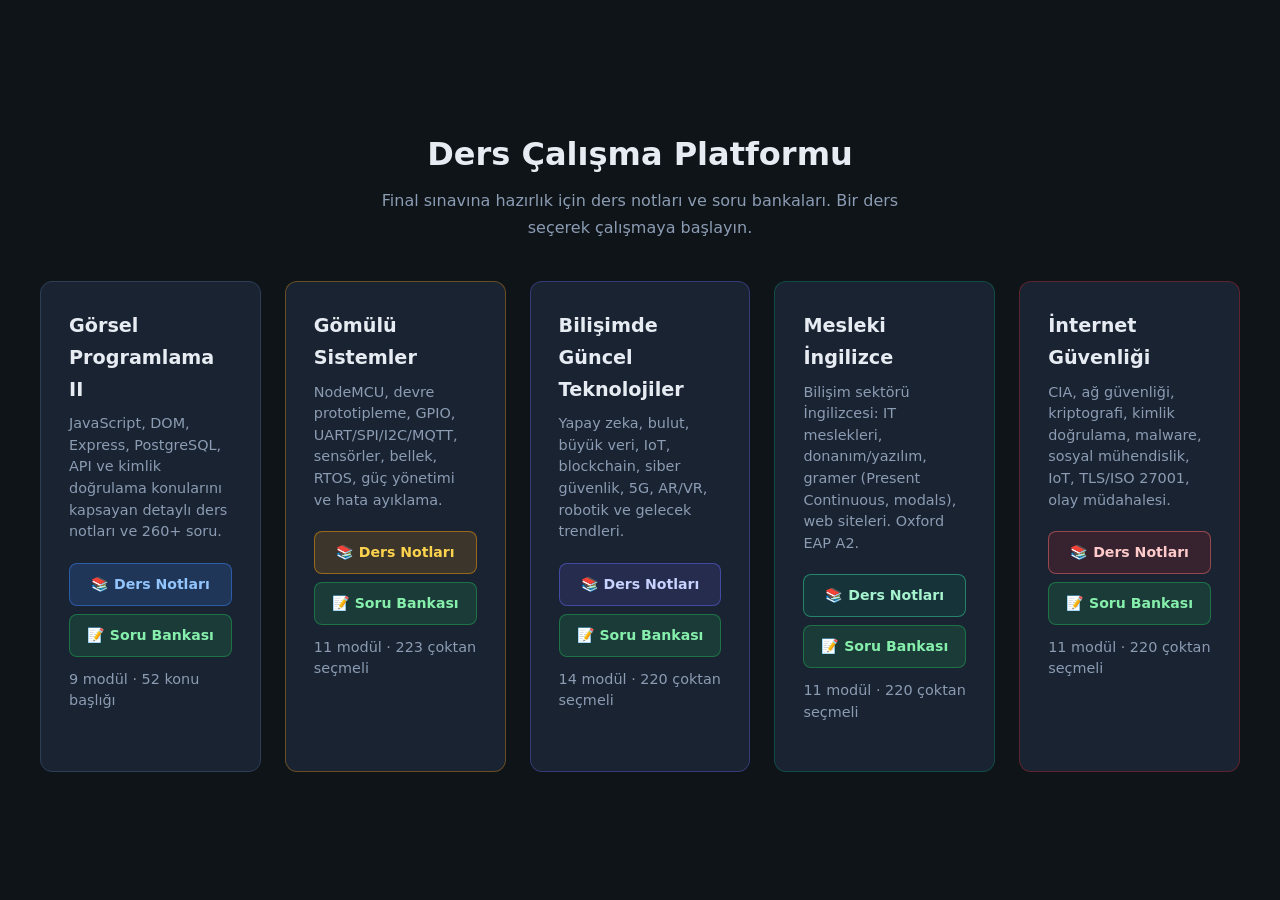
<file: index.html>
<!DOCTYPE html>
<html lang="tr">
<head>
  <meta charset="UTF-8">
  <meta name="viewport" content="width=device-width, initial-scale=1.0">
  <title>Ders Çalışma Platformu</title>
  <link rel="stylesheet" href="css/style.css">
  <style>
    .hub { min-height: 100vh; display: flex; flex-direction: column; align-items: center; justify-content: center; padding: 2rem; text-align: center; }
    .hub h1 { font-size: 2rem; margin-bottom: 0.5rem; }
    .hub > p { color: var(--muted); max-width: 520px; margin-bottom: 2.5rem; }
    .course-grid { display: grid; grid-template-columns: repeat(auto-fit, minmax(220px, 1fr)); gap: 1.5rem; max-width: 1200px; width: 100%; }
    .course-card { background: var(--surface); border: 1px solid var(--border); border-radius: 12px; padding: 1.75rem; text-align: left; transition: border-color 0.2s, transform 0.2s; }
    .course-card:hover { border-color: var(--accent); transform: translateY(-2px); }
    .course-card h2 { font-size: 1.2rem; margin-bottom: 0.5rem; }
    .course-card p { font-size: 0.9rem; color: var(--muted); margin-bottom: 1.25rem; line-height: 1.5; }
    .course-card .links { display: flex; flex-direction: column; gap: 0.5rem; }
    .course-card a { display: block; padding: 0.55rem 1rem; border-radius: 8px; text-decoration: none; font-size: 0.88rem; font-weight: 600; text-align: center; }
    .btn-notes { background: rgba(59, 130, 246, 0.2); border: 1px solid rgba(59, 130, 246, 0.5); color: #93c5fd; }
    .btn-quiz { background: rgba(34, 197, 94, 0.15); border: 1px solid rgba(34, 197, 94, 0.4); color: #86efac; }
    .course-card.gomulu { border-color: rgba(245, 158, 11, 0.35); }
    .course-card.gomulu:hover { border-color: #f59e0b; }
    .course-card.gomulu .btn-notes { background: rgba(245, 158, 11, 0.15); border-color: rgba(245, 158, 11, 0.5); color: #fcd34d; }
    .course-card.bilisim { border-color: rgba(99, 102, 241, 0.35); }
    .course-card.bilisim:hover { border-color: #6366f1; }
    .course-card.bilisim .btn-notes { background: rgba(99, 102, 241, 0.15); border-color: rgba(99, 102, 241, 0.5); color: #c7d2fe; }
    .course-card.mesleki { border-color: rgba(5, 150, 105, 0.35); }
    .course-card.mesleki:hover { border-color: #059669; }
    .course-card.mesleki .btn-notes { background: rgba(5, 150, 105, 0.15); border-color: rgba(52, 211, 153, 0.5); color: #a7f3d0; }
    .course-card.guvenlik { border-color: rgba(220, 38, 38, 0.35); }
    .course-card.guvenlik:hover { border-color: #dc2626; }
    .course-card.guvenlik .btn-notes { background: rgba(220, 38, 38, 0.15); border-color: rgba(248, 113, 113, 0.5); color: #fecaca; }
    .tag { font-size: 0.72rem; color: var(--muted); margin-top: 0.75rem; }
  </style>
</head>
<body>
  <div class="hub">
    <h1>Ders Çalışma Platformu</h1>
    <p>Final sınavına hazırlık için ders notları ve soru bankaları. Bir ders seçerek çalışmaya başlayın.</p>
    <div class="course-grid">
      <article class="course-card">
        <h2>Görsel Programlama II</h2>
        <p>JavaScript, DOM, Express, PostgreSQL, API ve kimlik doğrulama konularını kapsayan detaylı ders notları ve 260+ soru.</p>
        <div class="links">
          <a href="home.html" class="btn-notes">📚 Ders Notları</a>
          <a href="sorular.html" class="btn-quiz">📝 Soru Bankası</a>
        </div>
        <p class="tag">9 modül · 52 konu başlığı</p>
      </article>
      <article class="course-card gomulu">
        <h2>Gömülü Sistemler</h2>
        <p>NodeMCU, devre prototipleme, GPIO, UART/SPI/I2C/MQTT, sensörler, bellek, RTOS, güç yönetimi ve hata ayıklama.</p>
        <div class="links">
          <a href="gomulu/index.html" class="btn-notes">📚 Ders Notları</a>
          <a href="gomulu/sorular.html" class="btn-quiz">📝 Soru Bankası</a>
        </div>
        <p class="tag">11 modül · 223 çoktan seçmeli</p>
      </article>
      <article class="course-card bilisim">
        <h2>Bilişimde Güncel Teknolojiler</h2>
        <p>Yapay zeka, bulut, büyük veri, IoT, blockchain, siber güvenlik, 5G, AR/VR, robotik ve gelecek trendleri.</p>
        <div class="links">
          <a href="bilisim/index.html" class="btn-notes">📚 Ders Notları</a>
          <a href="bilisim/sorular.html" class="btn-quiz">📝 Soru Bankası</a>
        </div>
        <p class="tag">14 modül · 220 çoktan seçmeli</p>
      </article>
      <article class="course-card mesleki">
        <h2>Mesleki İngilizce</h2>
        <p>Bilişim sektörü İngilizcesi: IT meslekleri, donanım/yazılım, gramer (Present Continuous, modals), web siteleri. Oxford EAP A2.</p>
        <div class="links">
          <a href="mesleki/index.html" class="btn-notes">📚 Ders Notları</a>
          <a href="mesleki/sorular.html" class="btn-quiz">📝 Soru Bankası</a>
        </div>
        <p class="tag">11 modül · 220 çoktan seçmeli</p>
      </article>
      <article class="course-card guvenlik">
        <h2>İnternet Güvenliği</h2>
        <p>CIA, ağ güvenliği, kriptografi, kimlik doğrulama, malware, sosyal mühendislik, IoT, TLS/ISO 27001, olay müdahalesi.</p>
        <div class="links">
          <a href="guvenlik/index.html" class="btn-notes">📚 Ders Notları</a>
          <a href="guvenlik/sorular.html" class="btn-quiz">📝 Soru Bankası</a>
        </div>
        <p class="tag">11 modül · 220 çoktan seçmeli</p>
      </article>
    </div>
  </div>
</body>
</html>
</file>
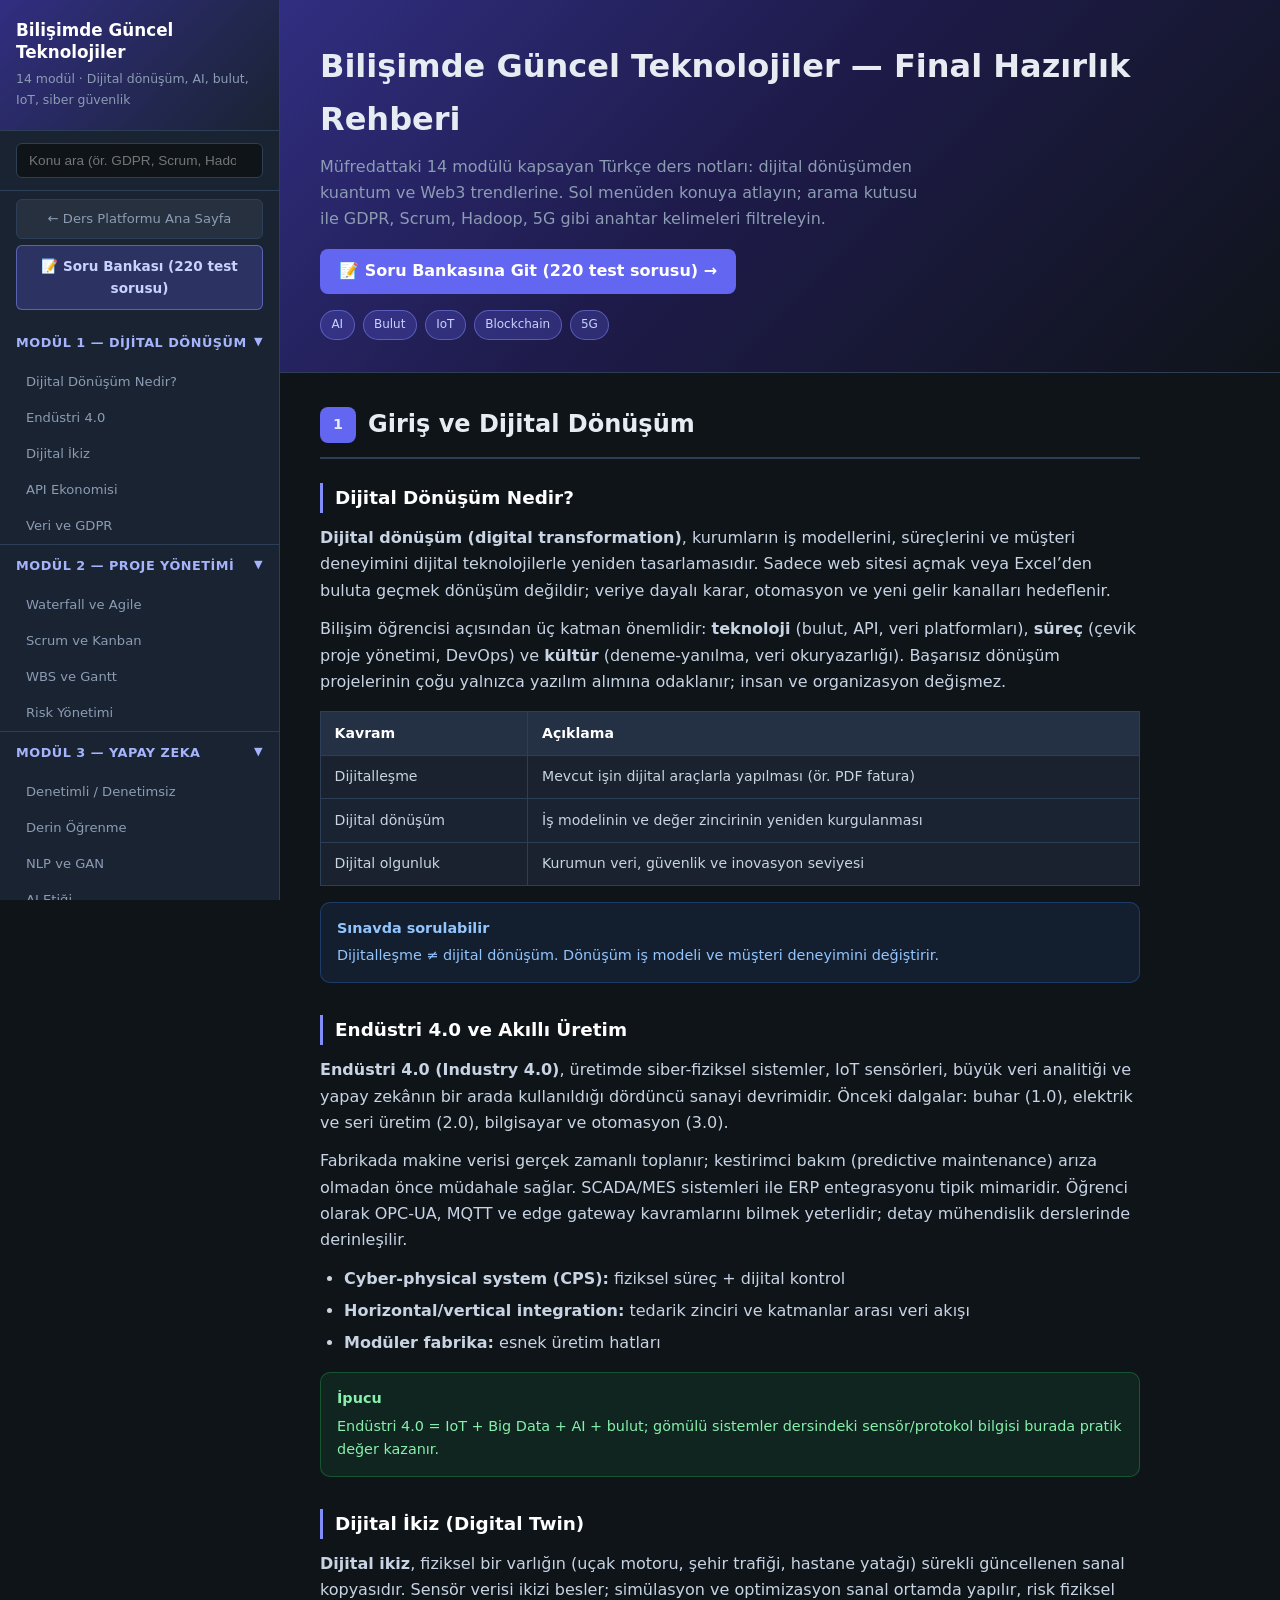
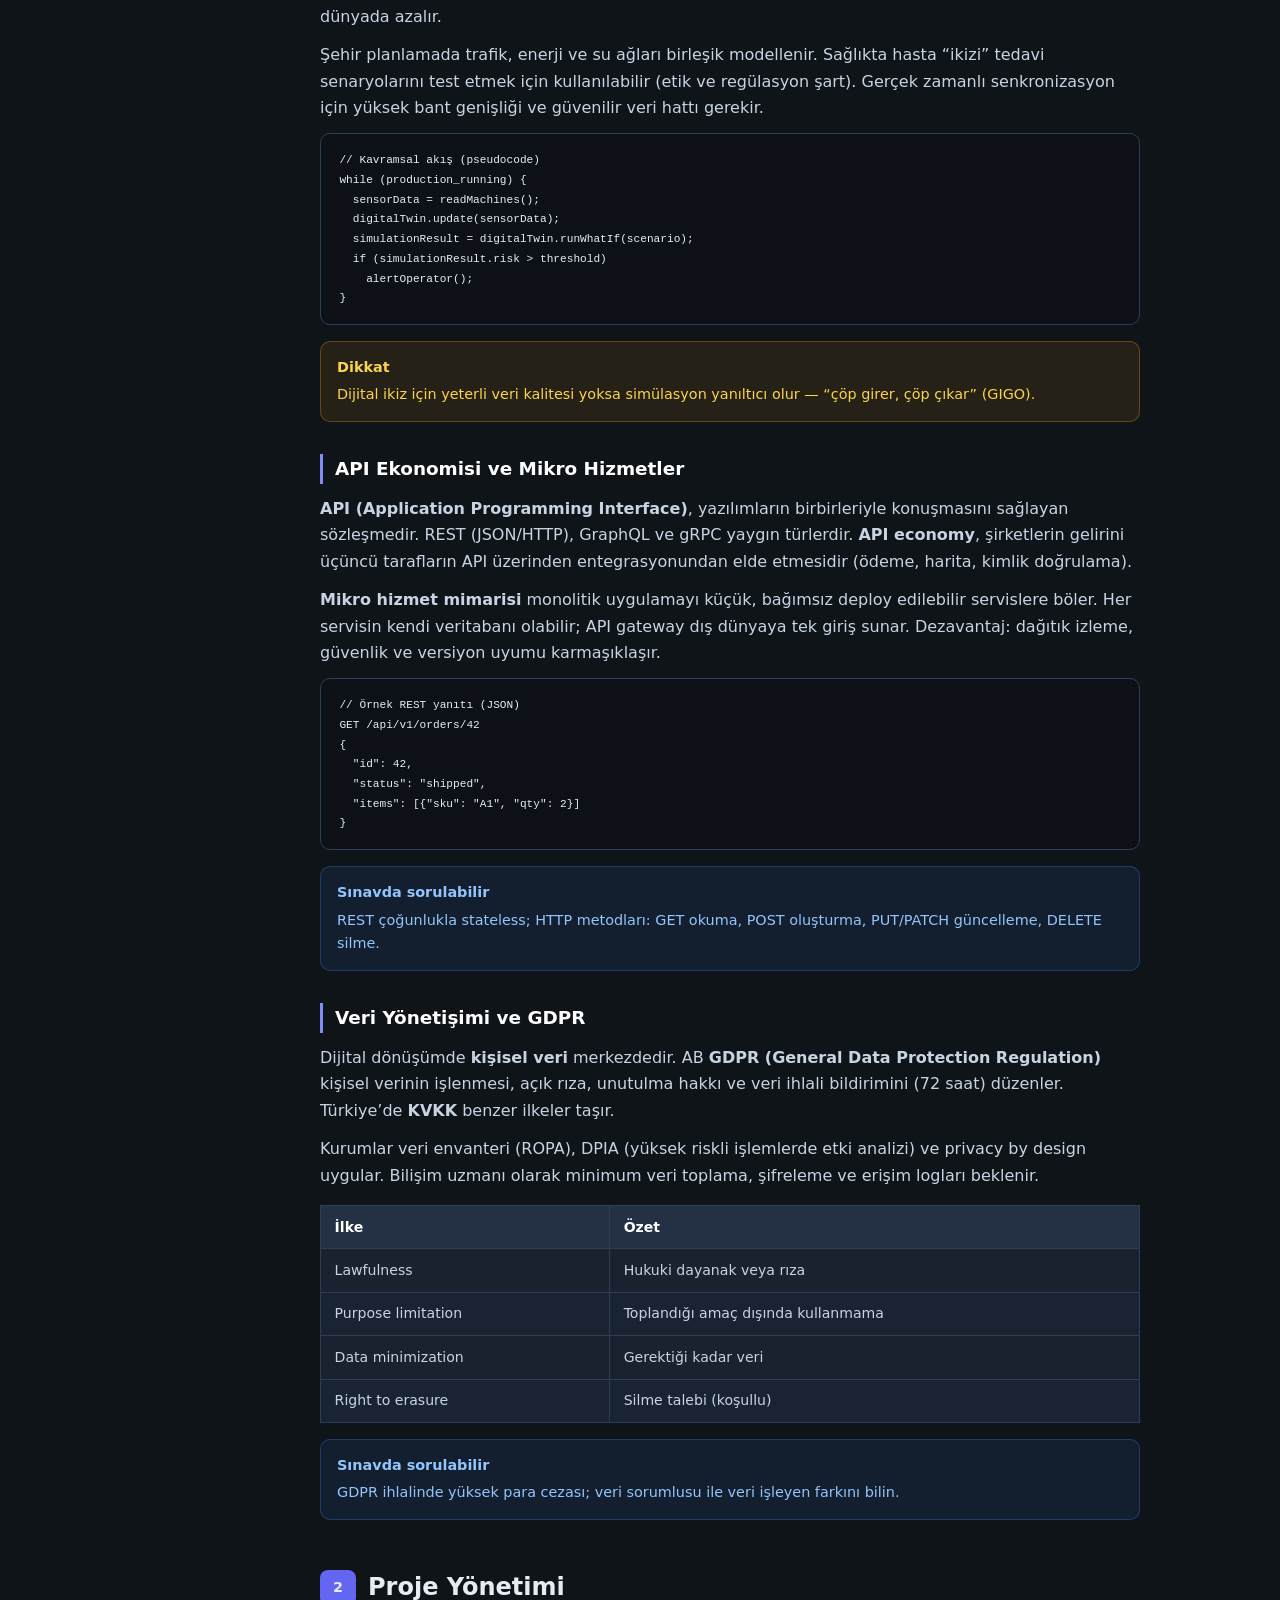
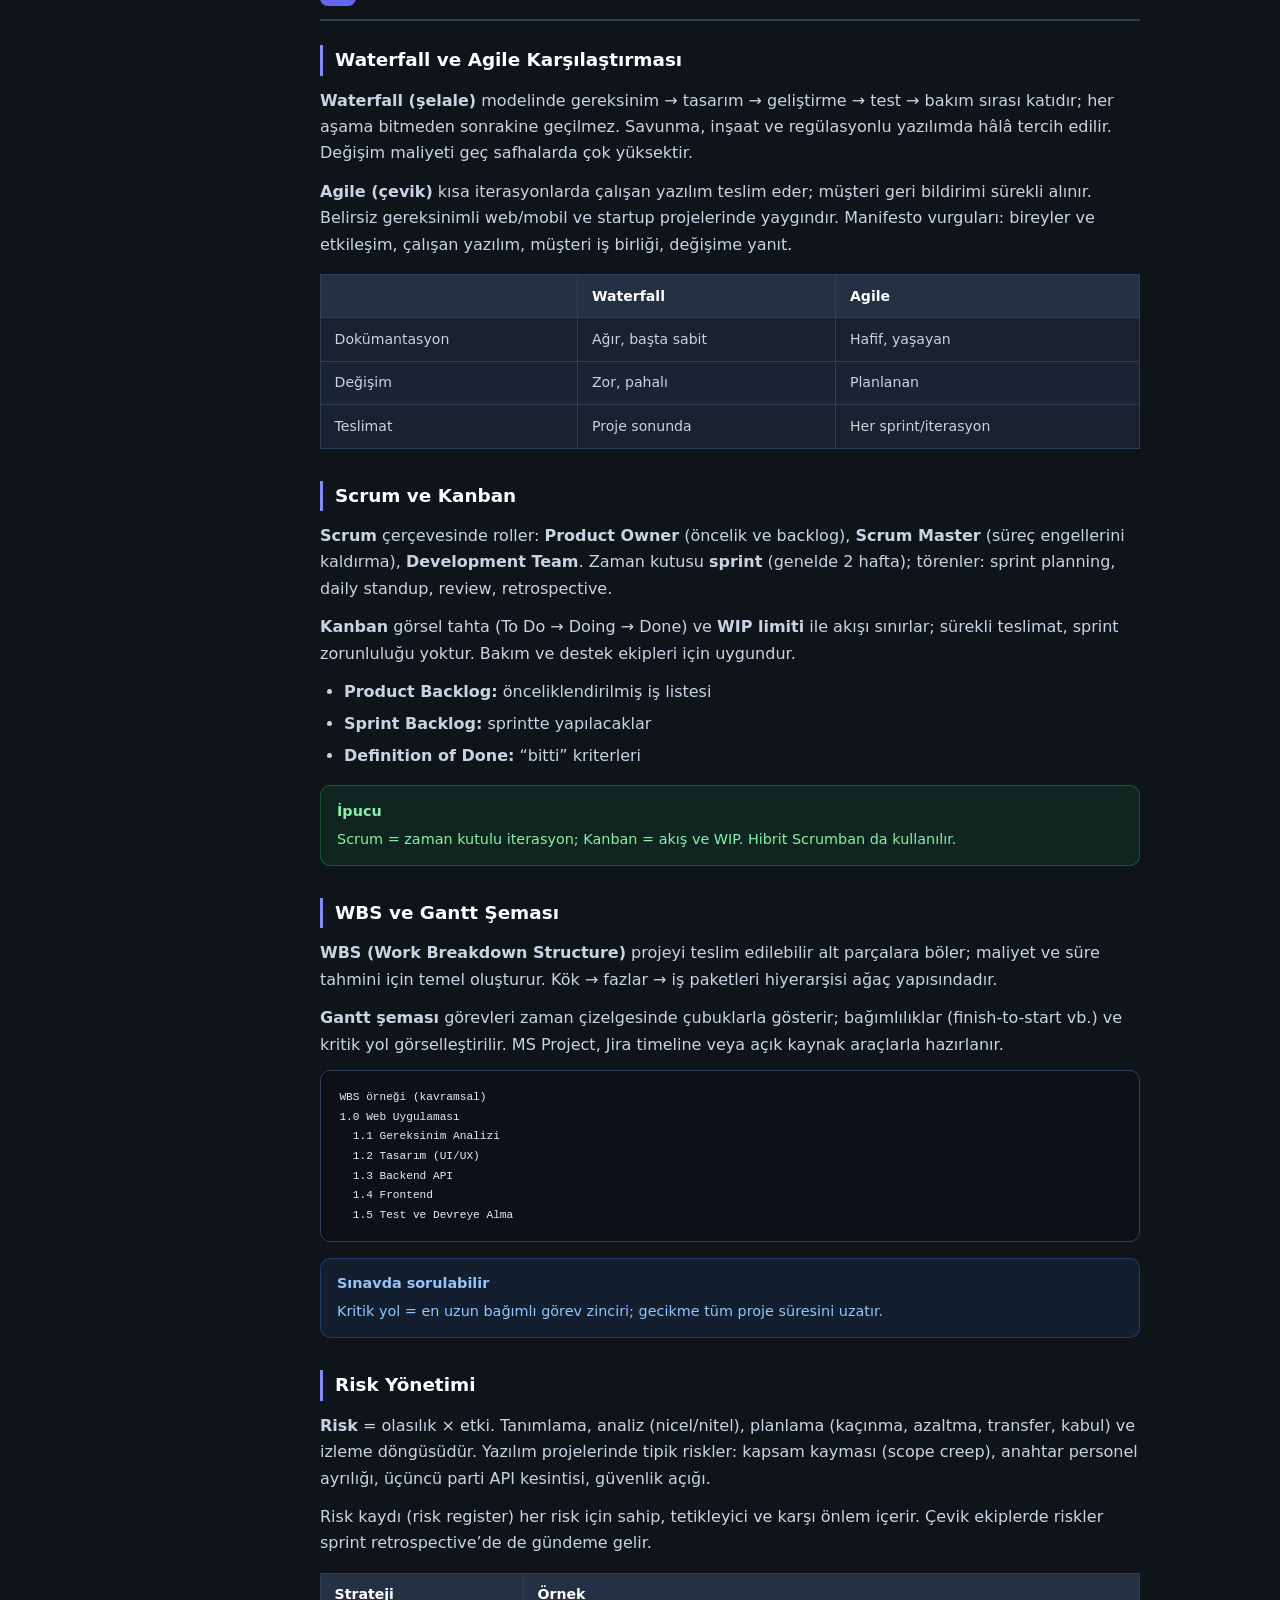
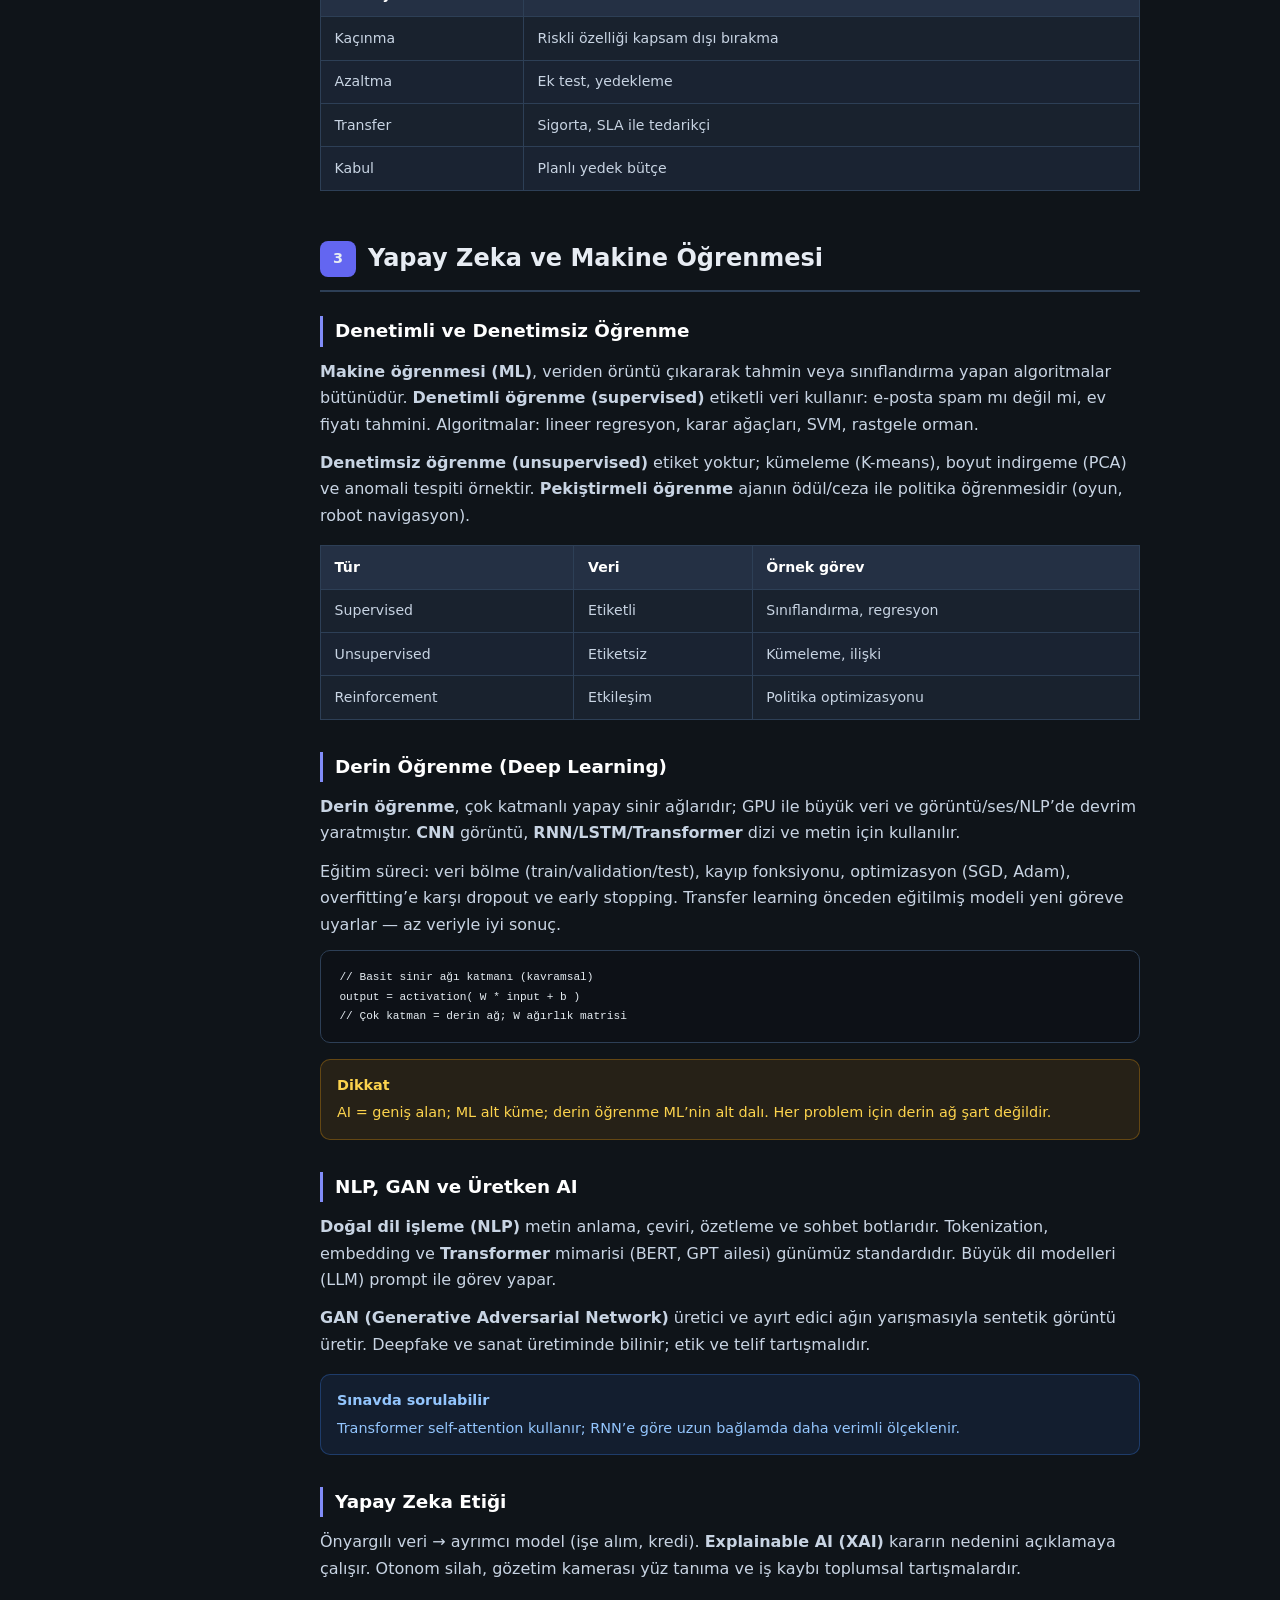
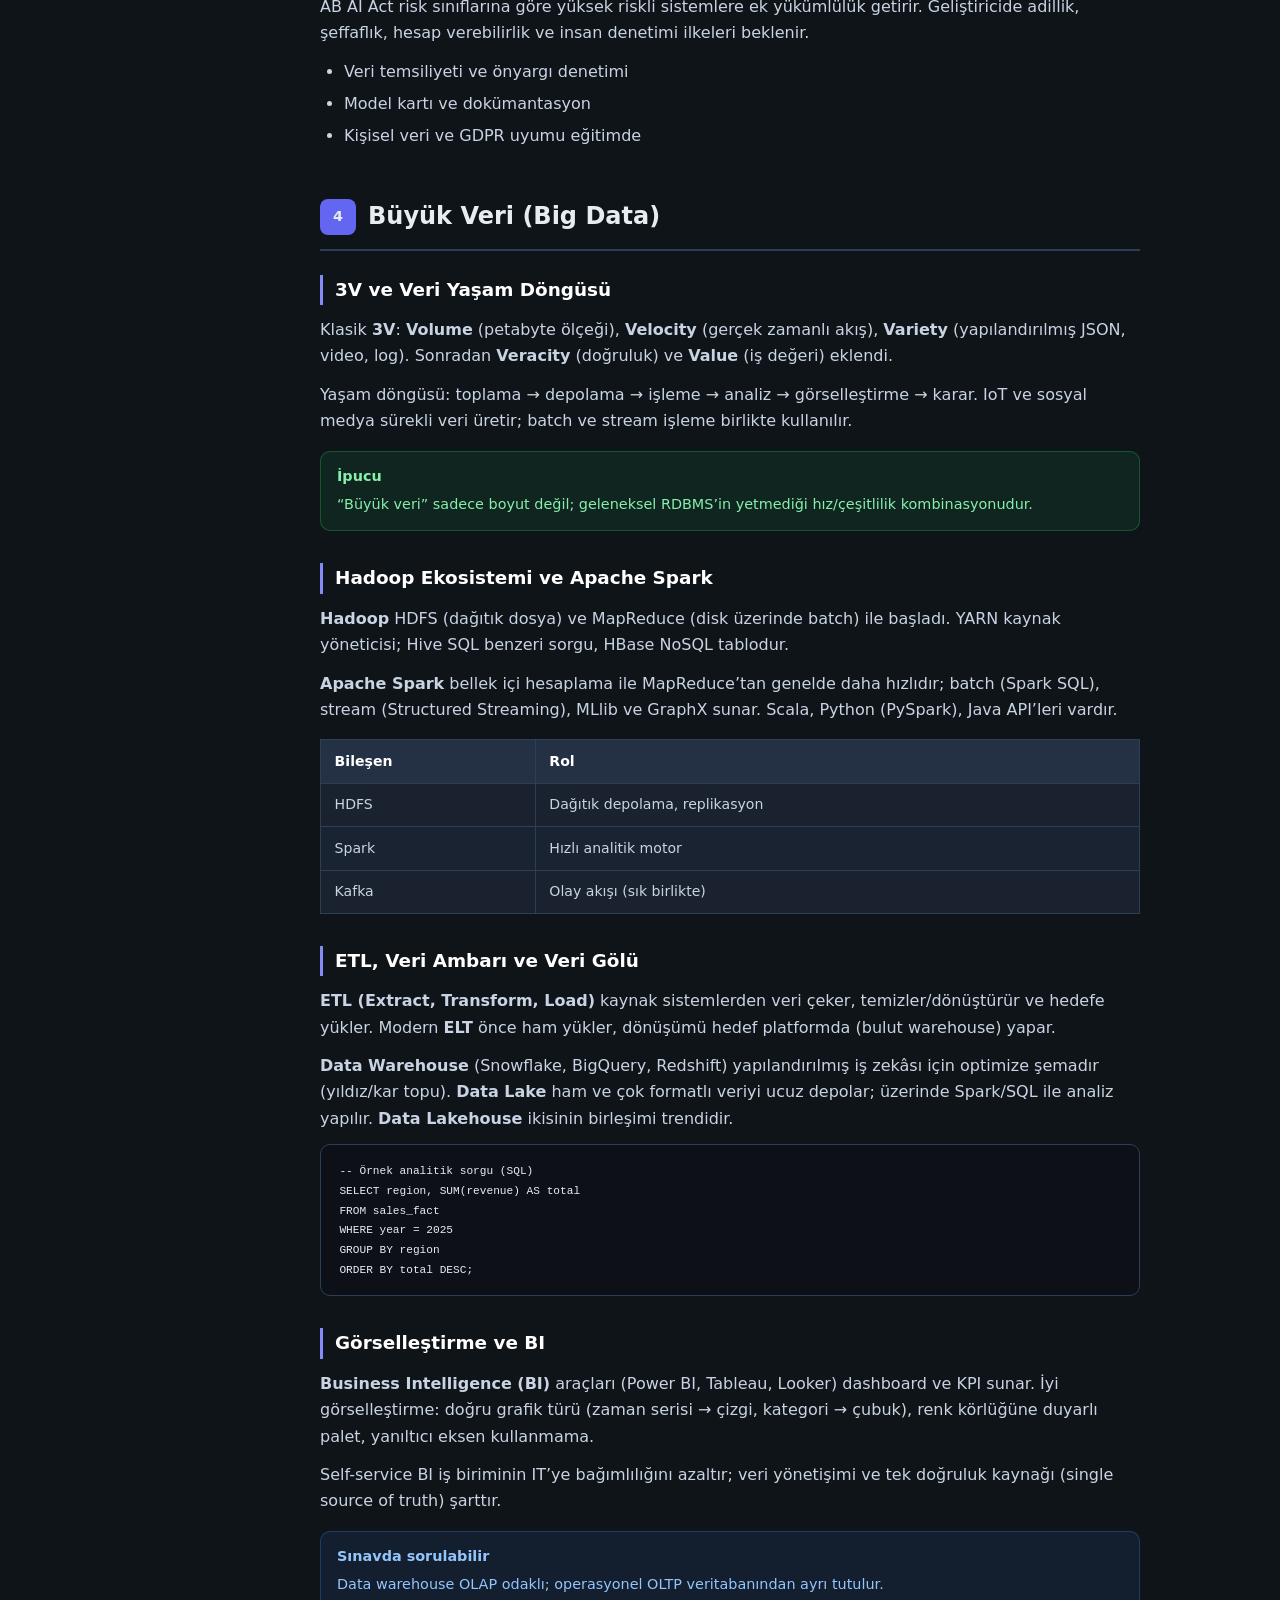
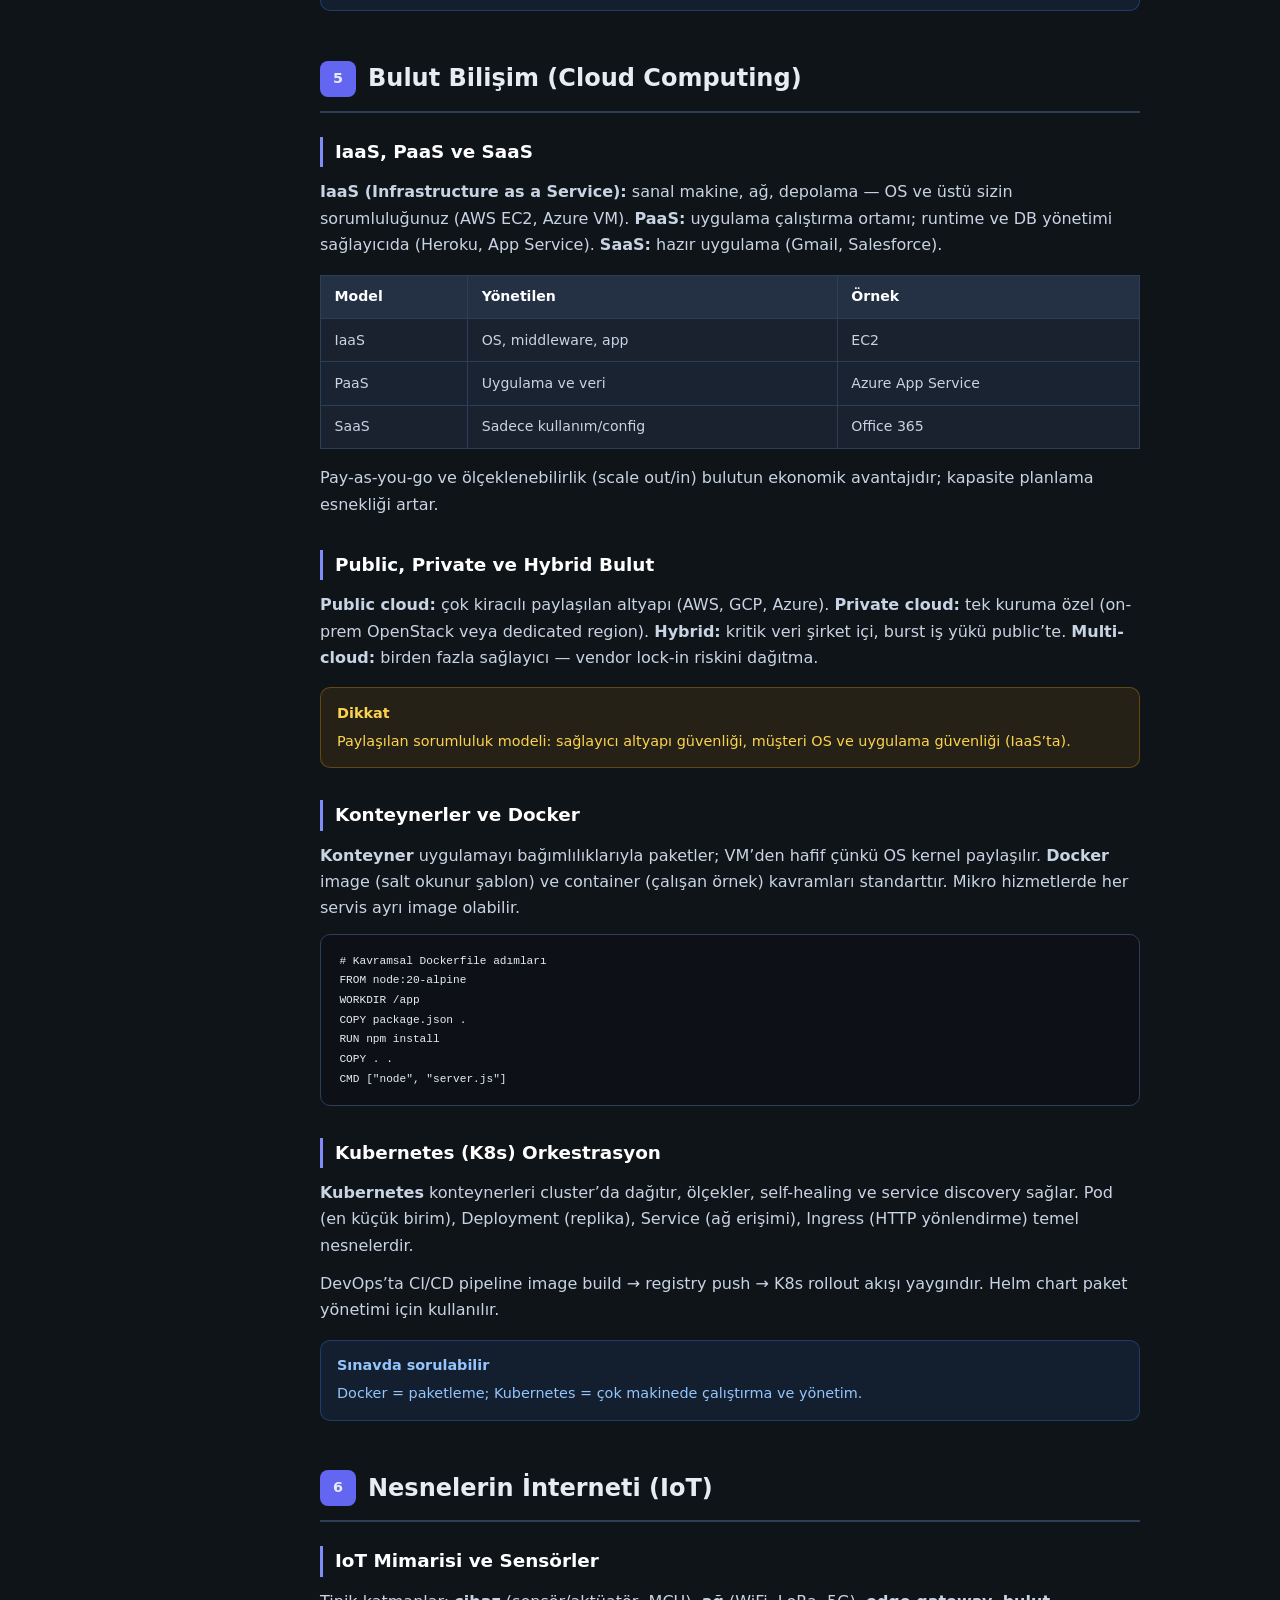
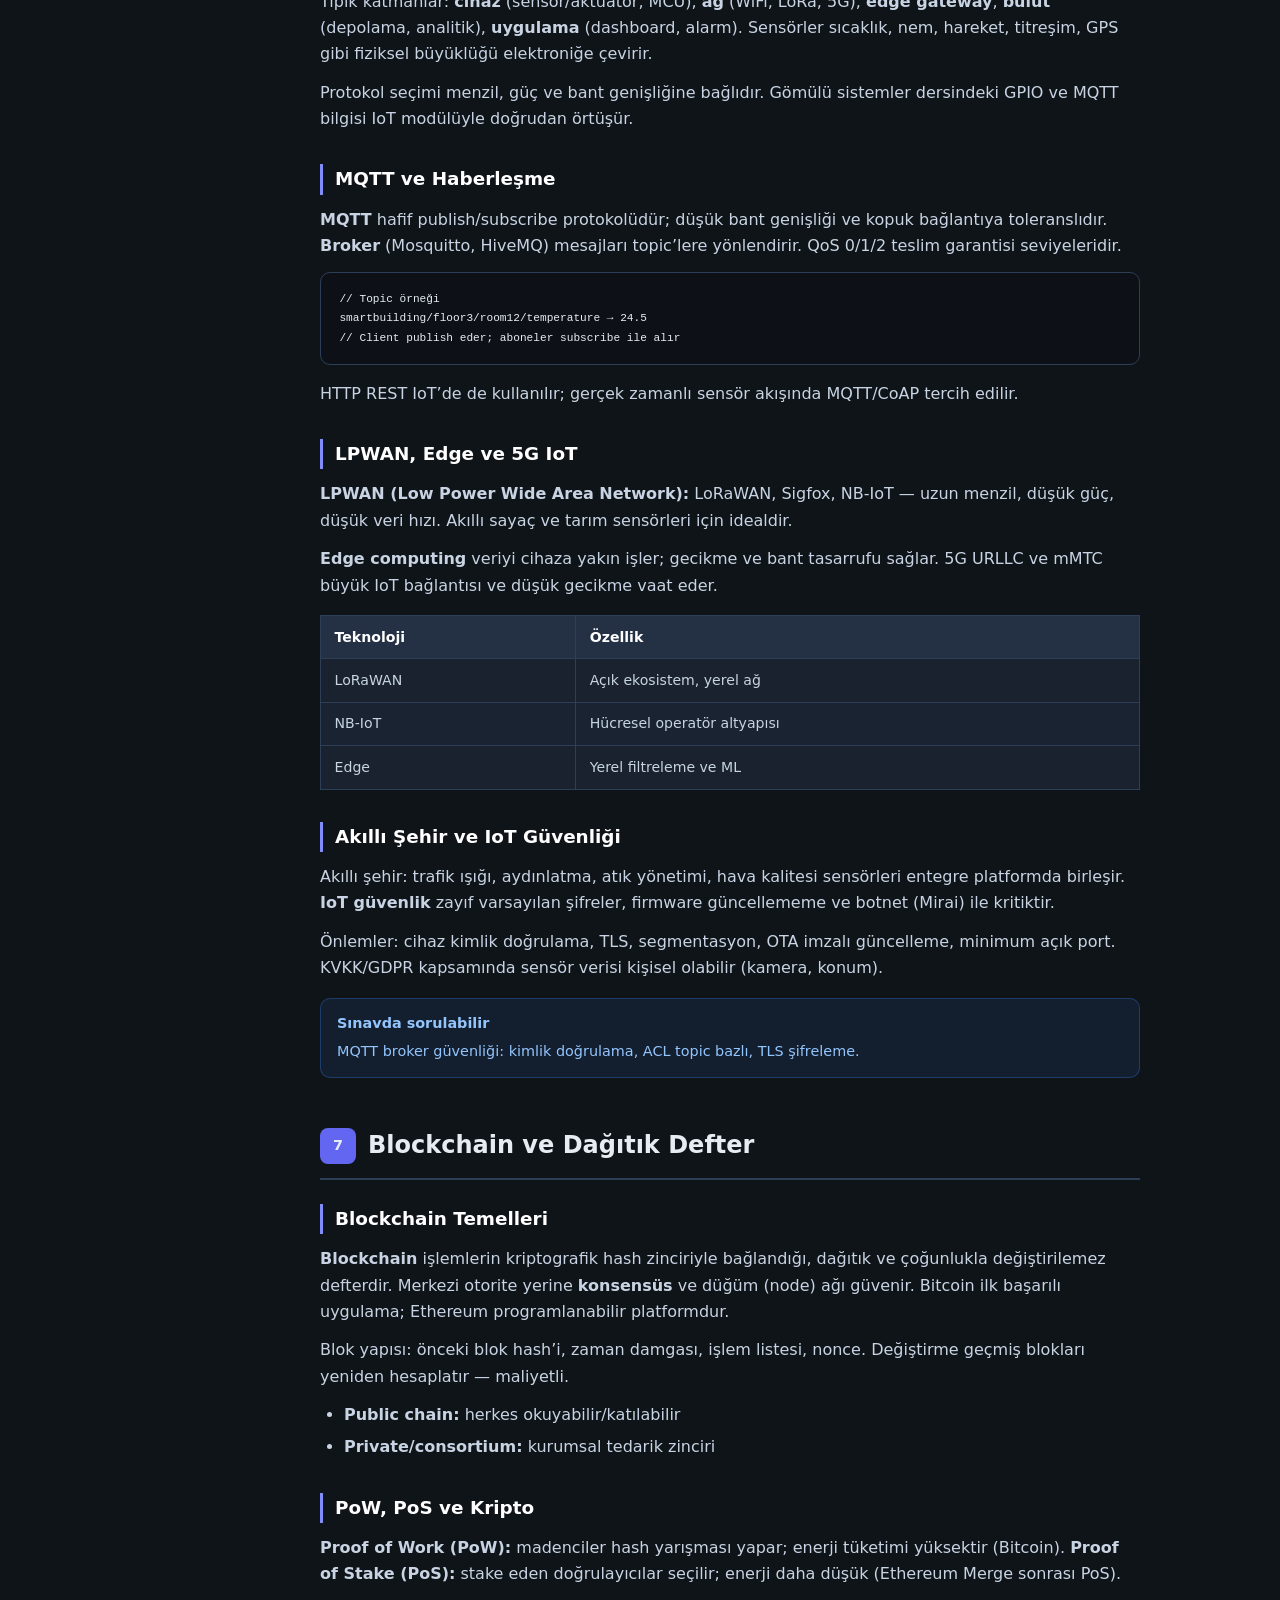
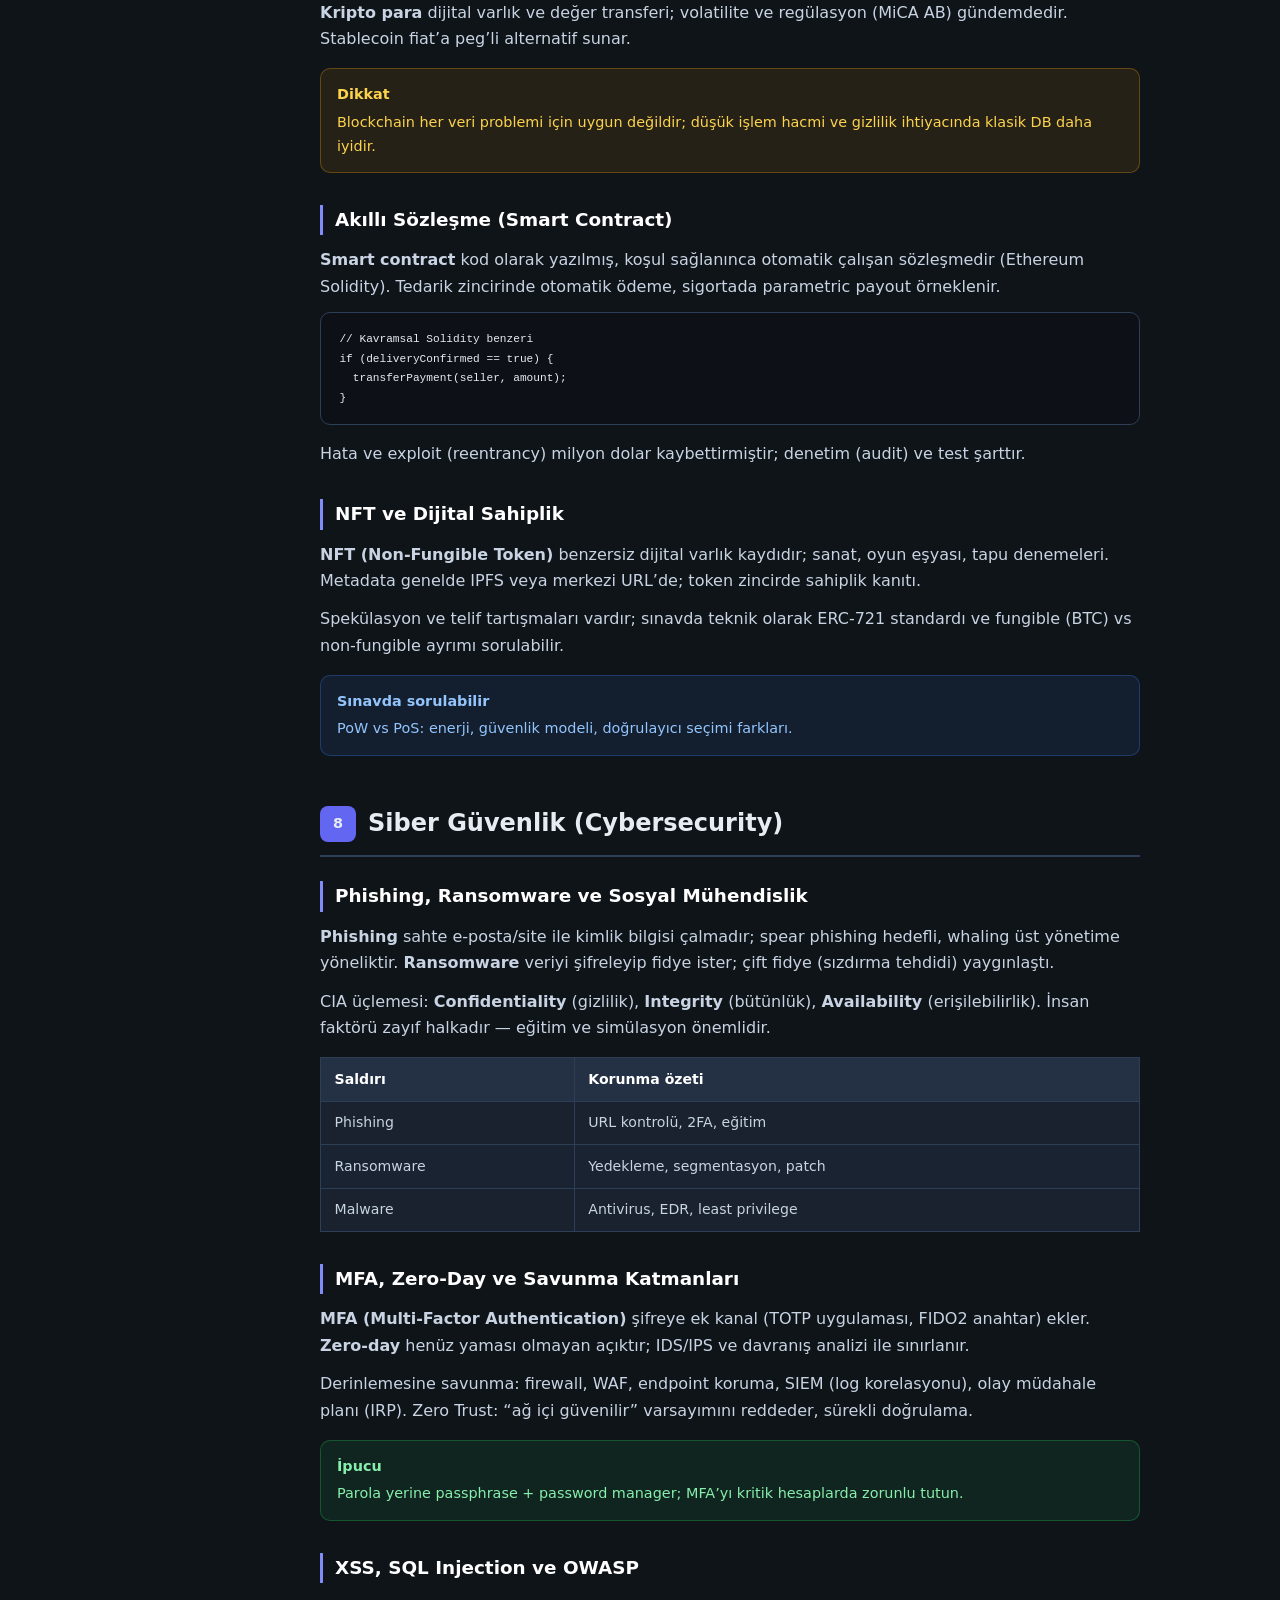
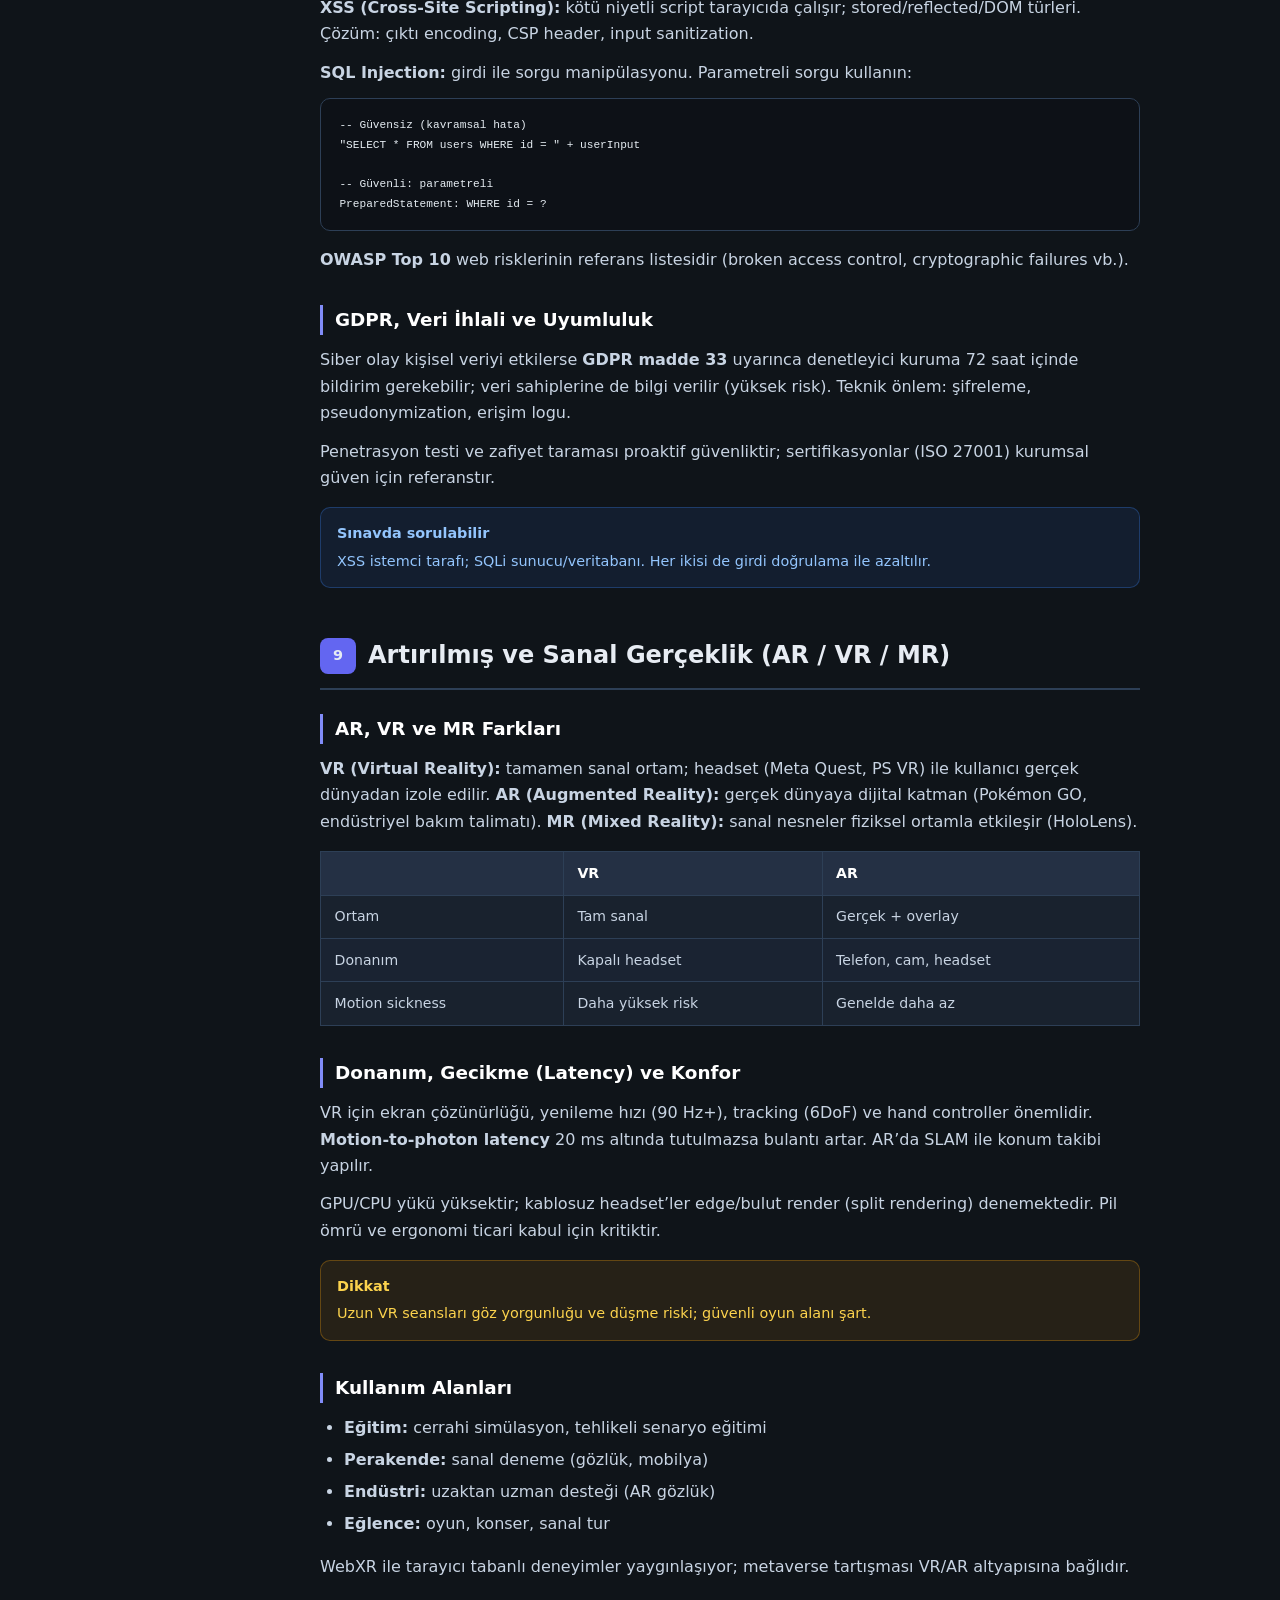
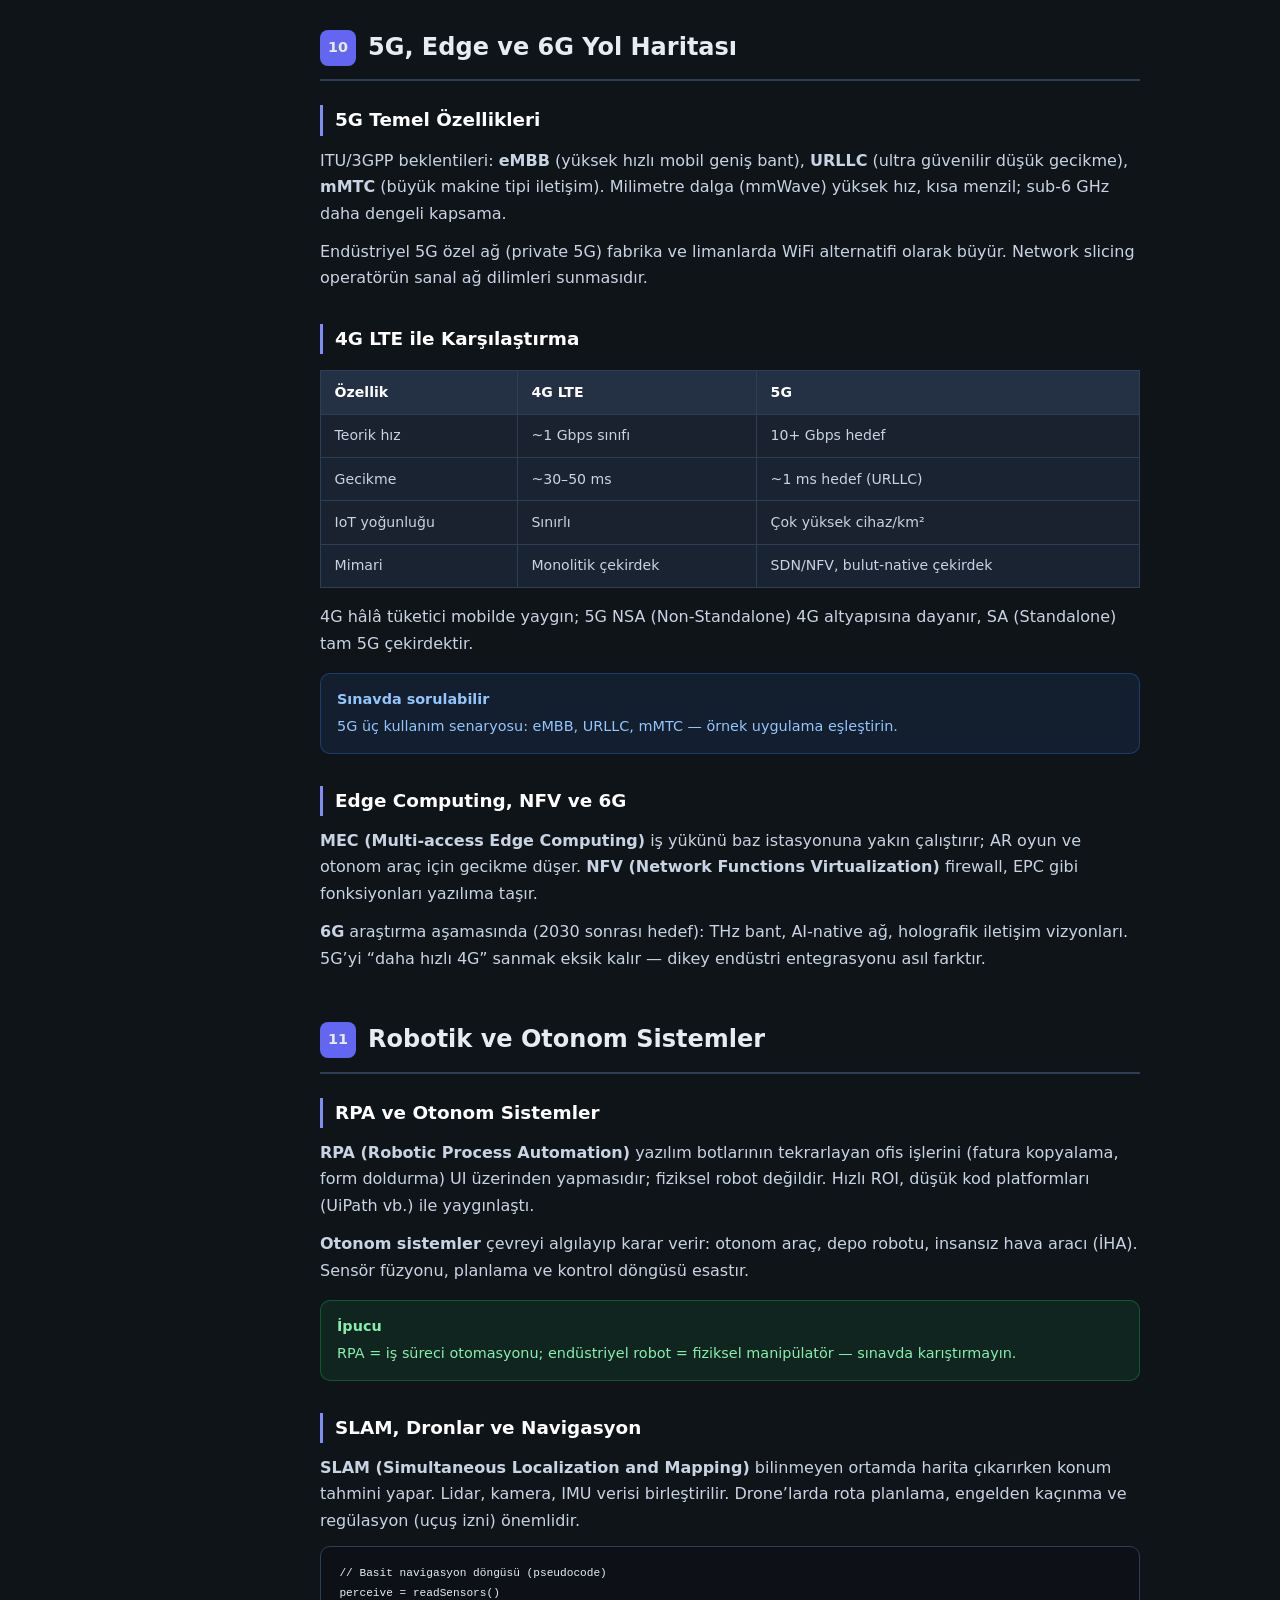
<file: bilisim/index.html>
<!DOCTYPE html>
<html lang="tr">
<head>
  <meta charset="UTF-8">
  <meta name="viewport" content="width=device-width, initial-scale=1.0">
  <title>Bilişimde Güncel Teknolojiler — Ders Notları ve Final Hazırlık</title>
  <link rel="stylesheet" href="../css/style.css">
  <style>
    .hero-bilisim { background: linear-gradient(135deg, #312e81 0%, #1e1b4b 45%, var(--bg) 100%); }
    .hero-bilisim .badge {
      background: rgba(99, 102, 241, 0.25);
      border-color: rgba(129, 140, 248, 0.5);
      color: #c7d2fe;
    }
    .sidebar-header { background: linear-gradient(135deg, #312e81 0%, var(--surface) 100%); }
    .module-num { background: #6366f1; }
    .section h3 { border-left-color: #818cf8; }
    .nav-module-title { color: #a5b4fc; }
    .nav-links a.active { border-left-color: #818cf8; }
    .hub-link { display: block; text-align: center; padding: 0.5rem; margin-bottom: 0.4rem; background: rgba(255,255,255,0.06); border: 1px solid var(--border); border-radius: 6px; color: var(--muted); text-decoration: none; font-size: 0.82rem; }
    .hub-link:hover { color: var(--text); border-color: #818cf8; }
    .btn-quiz-side { display: block; text-align: center; padding: 0.55rem; background: rgba(99, 102, 241, 0.25); border: 1px solid rgba(129, 140, 248, 0.55); border-radius: 6px; color: #c7d2fe; text-decoration: none; font-size: 0.85rem; font-weight: 600; }
    .btn-quiz-side:hover { background: rgba(99, 102, 241, 0.4); }
    .hero-bilisim a.cta-quiz { display: inline-block; padding: 0.6rem 1.2rem; background: #6366f1; color: #fff; text-decoration: none; border-radius: 8px; font-weight: 600; margin-top: 1rem; }
    .hero-bilisim a.cta-quiz:hover { background: #4f46e5; }
  </style>
</head>
<body>
  <div class="app">
    <aside class="sidebar">
      <div class="sidebar-header">
        <h1>Bilişimde Güncel Teknolojiler</h1>
        <p>14 modül · Dijital dönüşüm, AI, bulut, IoT, siber güvenlik</p>
      </div>
      <div class="search-box">
        <input type="search" id="search" placeholder="Konu ara (ör. GDPR, Scrum, Hadoop, 5G)...">
      </div>
      <div style="padding:0.5rem 1rem 0.75rem">
        <a href="../index.html" class="hub-link">← Ders Platformu Ana Sayfa</a>
        <a href="sorular.html" class="btn-quiz-side">📝 Soru Bankası (220 test sorusu)</a>
      </div>
      <nav>
        <div class="nav-module">
          <div class="nav-module-title">Modül 1 — Dijital Dönüşüm <span class="arrow">▼</span></div>
          <div class="nav-links">
            <a href="#dijital-giris">Dijital Dönüşüm Nedir?</a>
            <a href="#dijital-endustri4">Endüstri 4.0</a>
            <a href="#dijital-ikiz">Dijital İkiz</a>
            <a href="#dijital-api">API Ekonomisi</a>
            <a href="#dijital-gdpr">Veri ve GDPR</a>
          </div>
        </div>
        <div class="nav-module">
          <div class="nav-module-title">Modül 2 — Proje Yönetimi <span class="arrow">▼</span></div>
          <div class="nav-links">
            <a href="#proje-yontemler">Waterfall ve Agile</a>
            <a href="#proje-scrum-kanban">Scrum ve Kanban</a>
            <a href="#proje-wbs-gantt">WBS ve Gantt</a>
            <a href="#proje-risk">Risk Yönetimi</a>
          </div>
        </div>
        <div class="nav-module">
          <div class="nav-module-title">Modül 3 — Yapay Zeka <span class="arrow">▼</span></div>
          <div class="nav-links">
            <a href="#yz-ogrenme-turleri">Denetimli / Denetimsiz</a>
            <a href="#yz-derin">Derin Öğrenme</a>
            <a href="#yz-nlp-gan">NLP ve GAN</a>
            <a href="#yz-etik">AI Etiği</a>
          </div>
        </div>
        <div class="nav-module">
          <div class="nav-module-title">Modül 4 — Büyük Veri <span class="arrow">▼</span></div>
          <div class="nav-links">
            <a href="#bd-3v">3V ve Veri Yaşam Döngüsü</a>
            <a href="#bd-hadoop-spark">Hadoop ve Spark</a>
            <a href="#bd-etl-warehouse">ETL, Warehouse, Lake</a>
            <a href="#bd-gorsel">Görselleştirme</a>
          </div>
        </div>
        <div class="nav-module">
          <div class="nav-module-title">Modül 5 — Bulut <span class="arrow">▼</span></div>
          <div class="nav-links">
            <a href="#bulut-iaas-paas">IaaS PaaS SaaS</a>
            <a href="#bulut-turler">Dağıtım Modelleri</a>
            <a href="#bulut-konteyner">Konteynerler</a>
            <a href="#bulut-k8s">Kubernetes</a>
          </div>
        </div>
        <div class="nav-module">
          <div class="nav-module-title">Modül 6 — IoT <span class="arrow">▼</span></div>
          <div class="nav-links">
            <a href="#iot-mimari">IoT Mimarisi</a>
            <a href="#iot-mqtt">MQTT ve Protokoller</a>
            <a href="#iot-lpwan">LPWAN ve Edge</a>
            <a href="#iot-guvenlik">Akıllı Şehir ve Güvenlik</a>
          </div>
        </div>
        <div class="nav-module">
          <div class="nav-module-title">Modül 7 — Blockchain <span class="arrow">▼</span></div>
          <div class="nav-links">
            <a href="#bc-temel">Temel Kavramlar</a>
            <a href="#bc-konsensus">PoW ve PoS</a>
            <a href="#bc-smart">Akıllı Sözleşme</a>
            <a href="#bc-nft">NFT ve Kripto</a>
          </div>
        </div>
        <div class="nav-module">
          <div class="nav-module-title">Modül 8 — Siber Güvenlik <span class="arrow">▼</span></div>
          <div class="nav-links">
            <a href="#sib-tehdit">Phishing ve Ransomware</a>
            <a href="#sib-savunma">MFA ve Zero-Day</a>
            <a href="#sib-web">XSS ve OWASP</a>
            <a href="#sib-gdpr">GDPR ve Uyumluluk</a>
          </div>
        </div>
        <div class="nav-module">
          <div class="nav-module-title">Modül 9 — AR / VR / MR <span class="arrow">▼</span></div>
          <div class="nav-links">
            <a href="#arvr-tanim">AR VR MR Farkları</a>
            <a href="#arvr-donanim">Donanım ve Gecikme</a>
            <a href="#arvr-kullanim">Kullanım Alanları</a>
          </div>
        </div>
        <div class="nav-module">
          <div class="nav-module-title">Modül 10 — 5G / 6G <span class="arrow">▼</span></div>
          <div class="nav-links">
            <a href="#5g-ozellik">5G Özellikleri</a>
            <a href="#5g-4g-karsilastirma">4G ile Karşılaştırma</a>
            <a href="#5g-edge-nfv">Edge, NFV, Dilimleme</a>
          </div>
        </div>
        <div class="nav-module">
          <div class="nav-module-title">Modül 11 — Robotik <span class="arrow">▼</span></div>
          <div class="nav-links">
            <a href="#rob-otomasyon">RPA ve Otonom Sistemler</a>
            <a href="#rob-slam">SLAM ve Dronlar</a>
            <a href="#rob-endustri4">Endüstri 4.0 Bağlantısı</a>
          </div>
        </div>
        <div class="nav-module">
          <div class="nav-module-title">Modül 12 — Biyoinformatik <span class="arrow">▼</span></div>
          <div class="nav-links">
            <a href="#biyo-genomik">Genomik ve Veri</a>
            <a href="#biyo-crispr">CRISPR</a>
            <a href="#biyo-saglik">Sağlık Bilişimi</a>
          </div>
        </div>
        <div class="nav-module">
          <div class="nav-module-title">Modül 13 — Yeşil Bilişim <span class="arrow">▼</span></div>
          <div class="nav-links">
            <a href="#yesil-pue">PUE ve Veri Merkezi</a>
            <a href="#yesil-ewaste">E-Atık</a>
            <a href="#yesil-karbon">Karbon Ayak İzi</a>
          </div>
        </div>
        <div class="nav-module">
          <div class="nav-module-title">Modül 14 — Gelecek Trendleri <span class="arrow">▼</span></div>
          <div class="nav-links">
            <a href="#gel-kuantum">Kuantum Bilişim</a>
            <a href="#gel-web3-meta">Web3 ve Metaverse</a>
            <a href="#gel-etik-trend">AI Trendleri ve Etik</a>
          </div>
        </div>
      </nav>
    </aside>

    <main class="main">
      <header class="hero hero-bilisim">
        <h2>Bilişimde Güncel Teknolojiler — Final Hazırlık Rehberi</h2>
        <p>Müfredattaki 14 modülü kapsayan Türkçe ders notları: dijital dönüşümden kuantum ve Web3 trendlerine. Sol menüden konuya atlayın; arama kutusu ile GDPR, Scrum, Hadoop, 5G gibi anahtar kelimeleri filtreleyin.</p>
        <a href="sorular.html" class="cta-quiz">📝 Soru Bankasına Git (220 test sorusu) →</a>
        <div class="badges">
          <span class="badge">AI</span>
          <span class="badge">Bulut</span>
          <span class="badge">IoT</span>
          <span class="badge">Blockchain</span>
          <span class="badge">5G</span>
        </div>
      </header>

      <div class="content">

        <article class="module" id="modul-dijital">
          <div class="module-header">
            <span class="module-num">1</span>
            <h2>Giriş ve Dijital Dönüşüm</h2>
          </div>

          <section class="section" id="dijital-giris">
            <h3>Dijital Dönüşüm Nedir?</h3>
            <p><strong>Dijital dönüşüm (digital transformation)</strong>, kurumların iş modellerini, süreçlerini ve müşteri deneyimini dijital teknolojilerle yeniden tasarlamasıdır. Sadece web sitesi açmak veya Excel’den buluta geçmek dönüşüm değildir; veriye dayalı karar, otomasyon ve yeni gelir kanalları hedeflenir.</p>
            <p>Bilişim öğrencisi açısından üç katman önemlidir: <strong>teknoloji</strong> (bulut, API, veri platformları), <strong>süreç</strong> (çevik proje yönetimi, DevOps) ve <strong>kültür</strong> (deneme-yanılma, veri okuryazarlığı). Başarısız dönüşüm projelerinin çoğu yalnızca yazılım alımına odaklanır; insan ve organizasyon değişmez.</p>
            <table>
              <tr><th>Kavram</th><th>Açıklama</th></tr>
              <tr><td>Dijitalleşme</td><td>Mevcut işin dijital araçlarla yapılması (ör. PDF fatura)</td></tr>
              <tr><td>Dijital dönüşüm</td><td>İş modelinin ve değer zincirinin yeniden kurgulanması</td></tr>
              <tr><td>Dijital olgunluk</td><td>Kurumun veri, güvenlik ve inovasyon seviyesi</td></tr>
            </table>
            <div class="exam"><strong>Sınavda sorulabilir</strong>Dijitalleşme ≠ dijital dönüşüm. Dönüşüm iş modeli ve müşteri deneyimini değiştirir.</div>
          </section>

          <section class="section" id="dijital-endustri4">
            <h3>Endüstri 4.0 ve Akıllı Üretim</h3>
            <p><strong>Endüstri 4.0 (Industry 4.0)</strong>, üretimde siber-fiziksel sistemler, IoT sensörleri, büyük veri analitiği ve yapay zekânın bir arada kullanıldığı dördüncü sanayi devrimidir. Önceki dalgalar: buhar (1.0), elektrik ve seri üretim (2.0), bilgisayar ve otomasyon (3.0).</p>
            <p>Fabrikada makine verisi gerçek zamanlı toplanır; kestirimci bakım (predictive maintenance) arıza olmadan önce müdahale sağlar. SCADA/MES sistemleri ile ERP entegrasyonu tipik mimaridir. Öğrenci olarak OPC-UA, MQTT ve edge gateway kavramlarını bilmek yeterlidir; detay mühendislik derslerinde derinleşilir.</p>
            <ul>
              <li><strong>Cyber-physical system (CPS):</strong> fiziksel süreç + dijital kontrol</li>
              <li><strong>Horizontal/vertical integration:</strong> tedarik zinciri ve katmanlar arası veri akışı</li>
              <li><strong>Modüler fabrika:</strong> esnek üretim hatları</li>
            </ul>
            <div class="tip"><strong>İpucu</strong>Endüstri 4.0 = IoT + Big Data + AI + bulut; gömülü sistemler dersindeki sensör/protokol bilgisi burada pratik değer kazanır.</div>
          </section>

          <section class="section" id="dijital-ikiz">
            <h3>Dijital İkiz (Digital Twin)</h3>
            <p><strong>Dijital ikiz</strong>, fiziksel bir varlığın (uçak motoru, şehir trafiği, hastane yatağı) sürekli güncellenen sanal kopyasıdır. Sensör verisi ikizi besler; simülasyon ve optimizasyon sanal ortamda yapılır, risk fiziksel dünyada azalır.</p>
            <p>Şehir planlamada trafik, enerji ve su ağları birleşik modellenir. Sağlıkta hasta “ikizi” tedavi senaryolarını test etmek için kullanılabilir (etik ve regülasyon şart). Gerçek zamanlı senkronizasyon için yüksek bant genişliği ve güvenilir veri hattı gerekir.</p>
            <pre><code>// Kavramsal akış (pseudocode)
while (production_running) {
  sensorData = readMachines();
  digitalTwin.update(sensorData);
  simulationResult = digitalTwin.runWhatIf(scenario);
  if (simulationResult.risk &gt; threshold)
    alertOperator();
}</code></pre>
            <div class="warn"><strong>Dikkat</strong>Dijital ikiz için yeterli veri kalitesi yoksa simülasyon yanıltıcı olur — “çöp girer, çöp çıkar” (GIGO).</div>
          </section>

          <section class="section" id="dijital-api">
            <h3>API Ekonomisi ve Mikro Hizmetler</h3>
            <p><strong>API (Application Programming Interface)</strong>, yazılımların birbirleriyle konuşmasını sağlayan sözleşmedir. REST (JSON/HTTP), GraphQL ve gRPC yaygın türlerdir. <strong>API economy</strong>, şirketlerin gelirini üçüncü tarafların API üzerinden entegrasyonundan elde etmesidir (ödeme, harita, kimlik doğrulama).</p>
            <p><strong>Mikro hizmet mimarisi</strong> monolitik uygulamayı küçük, bağımsız deploy edilebilir servislere böler. Her servisin kendi veritabanı olabilir; API gateway dış dünyaya tek giriş sunar. Dezavantaj: dağıtık izleme, güvenlik ve versiyon uyumu karmaşıklaşır.</p>
            <pre><code>// Örnek REST yanıtı (JSON)
GET /api/v1/orders/42
{
  "id": 42,
  "status": "shipped",
  "items": [{"sku": "A1", "qty": 2}]
}</code></pre>
            <div class="exam"><strong>Sınavda sorulabilir</strong>REST çoğunlukla stateless; HTTP metodları: GET okuma, POST oluşturma, PUT/PATCH güncelleme, DELETE silme.</div>
          </section>

          <section class="section" id="dijital-gdpr">
            <h3>Veri Yönetişimi ve GDPR</h3>
            <p>Dijital dönüşümde <strong>kişisel veri</strong> merkezdedir. AB <strong>GDPR (General Data Protection Regulation)</strong> kişisel verinin işlenmesi, açık rıza, unutulma hakkı ve veri ihlali bildirimini (72 saat) düzenler. Türkiye’de <strong>KVKK</strong> benzer ilkeler taşır.</p>
            <p>Kurumlar veri envanteri (ROPA), DPIA (yüksek riskli işlemlerde etki analizi) ve privacy by design uygular. Bilişim uzmanı olarak minimum veri toplama, şifreleme ve erişim logları beklenir.</p>
            <table>
              <tr><th>İlke</th><th>Özet</th></tr>
              <tr><td>Lawfulness</td><td>Hukuki dayanak veya rıza</td></tr>
              <tr><td>Purpose limitation</td><td>Toplandığı amaç dışında kullanmama</td></tr>
              <tr><td>Data minimization</td><td>Gerektiği kadar veri</td></tr>
              <tr><td>Right to erasure</td><td>Silme talebi (koşullu)</td></tr>
            </table>
            <div class="exam"><strong>Sınavda sorulabilir</strong>GDPR ihlalinde yüksek para cezası; veri sorumlusu ile veri işleyen farkını bilin.</div>
          </section>
        </article>

        <article class="module" id="modul-proje">
          <div class="module-header">
            <span class="module-num">2</span>
            <h2>Proje Yönetimi</h2>
          </div>

          <section class="section" id="proje-yontemler">
            <h3>Waterfall ve Agile Karşılaştırması</h3>
            <p><strong>Waterfall (şelale)</strong> modelinde gereksinim → tasarım → geliştirme → test → bakım sırası katıdır; her aşama bitmeden sonrakine geçilmez. Savunma, inşaat ve regülasyonlu yazılımda hâlâ tercih edilir. Değişim maliyeti geç safhalarda çok yüksektir.</p>
            <p><strong>Agile (çevik)</strong> kısa iterasyonlarda çalışan yazılım teslim eder; müşteri geri bildirimi sürekli alınır. Belirsiz gereksinimli web/mobil ve startup projelerinde yaygındır. Manifesto vurguları: bireyler ve etkileşim, çalışan yazılım, müşteri iş birliği, değişime yanıt.</p>
            <table>
              <tr><th></th><th>Waterfall</th><th>Agile</th></tr>
              <tr><td>Dokümantasyon</td><td>Ağır, başta sabit</td><td>Hafif, yaşayan</td></tr>
              <tr><td>Değişim</td><td>Zor, pahalı</td><td>Planlanan</td></tr>
              <tr><td>Teslimat</td><td>Proje sonunda</td><td>Her sprint/iterasyon</td></tr>
            </table>
          </section>

          <section class="section" id="proje-scrum-kanban">
            <h3>Scrum ve Kanban</h3>
            <p><strong>Scrum</strong> çerçevesinde roller: <strong>Product Owner</strong> (öncelik ve backlog), <strong>Scrum Master</strong> (süreç engellerini kaldırma), <strong>Development Team</strong>. Zaman kutusu <strong>sprint</strong> (genelde 2 hafta); törenler: sprint planning, daily standup, review, retrospective.</p>
            <p><strong>Kanban</strong> görsel tahta (To Do → Doing → Done) ve <strong>WIP limiti</strong> ile akışı sınırlar; sürekli teslimat, sprint zorunluluğu yoktur. Bakım ve destek ekipleri için uygundur.</p>
            <ul>
              <li><strong>Product Backlog:</strong> önceliklendirilmiş iş listesi</li>
              <li><strong>Sprint Backlog:</strong> sprintte yapılacaklar</li>
              <li><strong>Definition of Done:</strong> “bitti” kriterleri</li>
            </ul>
            <div class="tip"><strong>İpucu</strong>Scrum = zaman kutulu iterasyon; Kanban = akış ve WIP. Hibrit Scrumban da kullanılır.</div>
          </section>

          <section class="section" id="proje-wbs-gantt">
            <h3>WBS ve Gantt Şeması</h3>
            <p><strong>WBS (Work Breakdown Structure)</strong> projeyi teslim edilebilir alt parçalara böler; maliyet ve süre tahmini için temel oluşturur. Kök → fazlar → iş paketleri hiyerarşisi ağaç yapısındadır.</p>
            <p><strong>Gantt şeması</strong> görevleri zaman çizelgesinde çubuklarla gösterir; bağımlılıklar (finish-to-start vb.) ve kritik yol görselleştirilir. MS Project, Jira timeline veya açık kaynak araçlarla hazırlanır.</p>
            <pre><code>WBS örneği (kavramsal)
1.0 Web Uygulaması
  1.1 Gereksinim Analizi
  1.2 Tasarım (UI/UX)
  1.3 Backend API
  1.4 Frontend
  1.5 Test ve Devreye Alma</code></pre>
            <div class="exam"><strong>Sınavda sorulabilir</strong>Kritik yol = en uzun bağımlı görev zinciri; gecikme tüm proje süresini uzatır.</div>
          </section>

          <section class="section" id="proje-risk">
            <h3>Risk Yönetimi</h3>
            <p><strong>Risk</strong> = olasılık × etki. Tanımlama, analiz (nicel/nitel), planlama (kaçınma, azaltma, transfer, kabul) ve izleme döngüsüdür. Yazılım projelerinde tipik riskler: kapsam kayması (scope creep), anahtar personel ayrılığı, üçüncü parti API kesintisi, güvenlik açığı.</p>
            <p>Risk kaydı (risk register) her risk için sahip, tetikleyici ve karşı önlem içerir. Çevik ekiplerde riskler sprint retrospective’de de gündeme gelir.</p>
            <table>
              <tr><th>Strateji</th><th>Örnek</th></tr>
              <tr><td>Kaçınma</td><td>Riskli özelliği kapsam dışı bırakma</td></tr>
              <tr><td>Azaltma</td><td>Ek test, yedekleme</td></tr>
              <tr><td>Transfer</td><td>Sigorta, SLA ile tedarikçi</td></tr>
              <tr><td>Kabul</td><td>Planlı yedek bütçe</td></tr>
            </table>
          </section>
        </article>

        <article class="module" id="modul-yapayzeka">
          <div class="module-header">
            <span class="module-num">3</span>
            <h2>Yapay Zeka ve Makine Öğrenmesi</h2>
          </div>

          <section class="section" id="yz-ogrenme-turleri">
            <h3>Denetimli ve Denetimsiz Öğrenme</h3>
            <p><strong>Makine öğrenmesi (ML)</strong>, veriden örüntü çıkararak tahmin veya sınıflandırma yapan algoritmalar bütünüdür. <strong>Denetimli öğrenme (supervised)</strong> etiketli veri kullanır: e-posta spam mı değil mi, ev fiyatı tahmini. Algoritmalar: lineer regresyon, karar ağaçları, SVM, rastgele orman.</p>
            <p><strong>Denetimsiz öğrenme (unsupervised)</strong> etiket yoktur; kümeleme (K-means), boyut indirgeme (PCA) ve anomali tespiti örnektir. <strong>Pekiştirmeli öğrenme</strong> ajanın ödül/ceza ile politika öğrenmesidir (oyun, robot navigasyon).</p>
            <table>
              <tr><th>Tür</th><th>Veri</th><th>Örnek görev</th></tr>
              <tr><td>Supervised</td><td>Etiketli</td><td>Sınıflandırma, regresyon</td></tr>
              <tr><td>Unsupervised</td><td>Etiketsiz</td><td>Kümeleme, ilişki</td></tr>
              <tr><td>Reinforcement</td><td>Etkileşim</td><td>Politika optimizasyonu</td></tr>
            </table>
          </section>

          <section class="section" id="yz-derin">
            <h3>Derin Öğrenme (Deep Learning)</h3>
            <p><strong>Derin öğrenme</strong>, çok katmanlı yapay sinir ağlarıdır; GPU ile büyük veri ve görüntü/ses/NLP’de devrim yaratmıştır. <strong>CNN</strong> görüntü, <strong>RNN/LSTM/Transformer</strong> dizi ve metin için kullanılır.</p>
            <p>Eğitim süreci: veri bölme (train/validation/test), kayıp fonksiyonu, optimizasyon (SGD, Adam), overfitting’e karşı dropout ve early stopping. Transfer learning önceden eğitilmiş modeli yeni göreve uyarlar — az veriyle iyi sonuç.</p>
            <pre><code>// Basit sinir ağı katmanı (kavramsal)
output = activation( W * input + b )
// Çok katman = derin ağ; W ağırlık matrisi</code></pre>
            <div class="warn"><strong>Dikkat</strong>AI = geniş alan; ML alt küme; derin öğrenme ML’nin alt dalı. Her problem için derin ağ şart değildir.</div>
          </section>

          <section class="section" id="yz-nlp-gan">
            <h3>NLP, GAN ve Üretken AI</h3>
            <p><strong>Doğal dil işleme (NLP)</strong> metin anlama, çeviri, özetleme ve sohbet botlarıdır. Tokenization, embedding ve <strong>Transformer</strong> mimarisi (BERT, GPT ailesi) günümüz standardıdır. Büyük dil modelleri (LLM) prompt ile görev yapar.</p>
            <p><strong>GAN (Generative Adversarial Network)</strong> üretici ve ayırt edici ağın yarışmasıyla sentetik görüntü üretir. Deepfake ve sanat üretiminde bilinir; etik ve telif tartışmalıdır.</p>
            <div class="exam"><strong>Sınavda sorulabilir</strong>Transformer self-attention kullanır; RNN’e göre uzun bağlamda daha verimli ölçeklenir.</div>
          </section>

          <section class="section" id="yz-etik">
            <h3>Yapay Zeka Etiği</h3>
            <p>Önyargılı veri → ayrımcı model (işe alım, kredi). <strong>Explainable AI (XAI)</strong> kararın nedenini açıklamaya çalışır. Otonom silah, gözetim kamerası yüz tanıma ve iş kaybı toplumsal tartışmalardır.</p>
            <p>AB AI Act risk sınıflarına göre yüksek riskli sistemlere ek yükümlülük getirir. Geliştiricide adillik, şeffaflık, hesap verebilirlik ve insan denetimi ilkeleri beklenir.</p>
            <ul>
              <li>Veri temsiliyeti ve önyargı denetimi</li>
              <li>Model kartı ve dokümantasyon</li>
              <li>Kişisel veri ve GDPR uyumu eğitimde</li>
            </ul>
          </section>
        </article>

        <article class="module" id="modul-bigdata">
          <div class="module-header">
            <span class="module-num">4</span>
            <h2>Büyük Veri (Big Data)</h2>
          </div>

          <section class="section" id="bd-3v">
            <h3>3V ve Veri Yaşam Döngüsü</h3>
            <p>Klasik <strong>3V</strong>: <strong>Volume</strong> (petabyte ölçeği), <strong>Velocity</strong> (gerçek zamanlı akış), <strong>Variety</strong> (yapılandırılmış JSON, video, log). Sonradan <strong>Veracity</strong> (doğruluk) ve <strong>Value</strong> (iş değeri) eklendi.</p>
            <p>Yaşam döngüsü: toplama → depolama → işleme → analiz → görselleştirme → karar. IoT ve sosyal medya sürekli veri üretir; batch ve stream işleme birlikte kullanılır.</p>
            <div class="tip"><strong>İpucu</strong>“Büyük veri” sadece boyut değil; geleneksel RDBMS’in yetmediği hız/çeşitlilik kombinasyonudur.</div>
          </section>

          <section class="section" id="bd-hadoop-spark">
            <h3>Hadoop Ekosistemi ve Apache Spark</h3>
            <p><strong>Hadoop</strong> HDFS (dağıtık dosya) ve MapReduce (disk üzerinde batch) ile başladı. YARN kaynak yöneticisi; Hive SQL benzeri sorgu, HBase NoSQL tablodur.</p>
            <p><strong>Apache Spark</strong> bellek içi hesaplama ile MapReduce’tan genelde daha hızlıdır; batch (Spark SQL), stream (Structured Streaming), MLlib ve GraphX sunar. Scala, Python (PySpark), Java API’leri vardır.</p>
            <table>
              <tr><th>Bileşen</th><th>Rol</th></tr>
              <tr><td>HDFS</td><td>Dağıtık depolama, replikasyon</td></tr>
              <tr><td>Spark</td><td>Hızlı analitik motor</td></tr>
              <tr><td>Kafka</td><td>Olay akışı (sık birlikte)</td></tr>
            </table>
          </section>

          <section class="section" id="bd-etl-warehouse">
            <h3>ETL, Veri Ambarı ve Veri Gölü</h3>
            <p><strong>ETL (Extract, Transform, Load)</strong> kaynak sistemlerden veri çeker, temizler/dönüştürür ve hedefe yükler. Modern <strong>ELT</strong> önce ham yükler, dönüşümü hedef platformda (bulut warehouse) yapar.</p>
            <p><strong>Data Warehouse</strong> (Snowflake, BigQuery, Redshift) yapılandırılmış iş zekâsı için optimize şemadır (yıldız/kar topu). <strong>Data Lake</strong> ham ve çok formatlı veriyi ucuz depolar; üzerinde Spark/SQL ile analiz yapılır. <strong>Data Lakehouse</strong> ikisinin birleşimi trendidir.</p>
            <pre><code>-- Örnek analitik sorgu (SQL)
SELECT region, SUM(revenue) AS total
FROM sales_fact
WHERE year = 2025
GROUP BY region
ORDER BY total DESC;</code></pre>
          </section>

          <section class="section" id="bd-gorsel">
            <h3>Görselleştirme ve BI</h3>
            <p><strong>Business Intelligence (BI)</strong> araçları (Power BI, Tableau, Looker) dashboard ve KPI sunar. İyi görselleştirme: doğru grafik türü (zaman serisi → çizgi, kategori → çubuk), renk körlüğüne duyarlı palet, yanıltıcı eksen kullanmama.</p>
            <p>Self-service BI iş biriminin IT’ye bağımlılığını azaltır; veri yönetişimi ve tek doğruluk kaynağı (single source of truth) şarttır.</p>
            <div class="exam"><strong>Sınavda sorulabilir</strong>Data warehouse OLAP odaklı; operasyonel OLTP veritabanından ayrı tutulur.</div>
          </section>
        </article>

        <article class="module" id="modul-bulut">
          <div class="module-header">
            <span class="module-num">5</span>
            <h2>Bulut Bilişim (Cloud Computing)</h2>
          </div>

          <section class="section" id="bulut-iaas-paas">
            <h3>IaaS, PaaS ve SaaS</h3>
            <p><strong>IaaS (Infrastructure as a Service):</strong> sanal makine, ağ, depolama — OS ve üstü sizin sorumluluğunuz (AWS EC2, Azure VM). <strong>PaaS:</strong> uygulama çalıştırma ortamı; runtime ve DB yönetimi sağlayıcıda (Heroku, App Service). <strong>SaaS:</strong> hazır uygulama (Gmail, Salesforce).</p>
            <table>
              <tr><th>Model</th><th>Yönetilen</th><th>Örnek</th></tr>
              <tr><td>IaaS</td><td>OS, middleware, app</td><td>EC2</td></tr>
              <tr><td>PaaS</td><td>Uygulama ve veri</td><td>Azure App Service</td></tr>
              <tr><td>SaaS</td><td>Sadece kullanım/config</td><td>Office 365</td></tr>
            </table>
            <p>Pay-as-you-go ve ölçeklenebilirlik (scale out/in) bulutun ekonomik avantajıdır; kapasite planlama esnekliği artar.</p>
          </section>

          <section class="section" id="bulut-turler">
            <h3>Public, Private ve Hybrid Bulut</h3>
            <p><strong>Public cloud:</strong> çok kiracılı paylaşılan altyapı (AWS, GCP, Azure). <strong>Private cloud:</strong> tek kuruma özel (on-prem OpenStack veya dedicated region). <strong>Hybrid:</strong> kritik veri şirket içi, burst iş yükü public’te. <strong>Multi-cloud:</strong> birden fazla sağlayıcı — vendor lock-in riskini dağıtma.</p>
            <div class="warn"><strong>Dikkat</strong>Paylaşılan sorumluluk modeli: sağlayıcı altyapı güvenliği, müşteri OS ve uygulama güvenliği (IaaS’ta).</div>
          </section>

          <section class="section" id="bulut-konteyner">
            <h3>Konteynerler ve Docker</h3>
            <p><strong>Konteyner</strong> uygulamayı bağımlılıklarıyla paketler; VM’den hafif çünkü OS kernel paylaşılır. <strong>Docker</strong> image (salt okunur şablon) ve container (çalışan örnek) kavramları standarttır. Mikro hizmetlerde her servis ayrı image olabilir.</p>
            <pre><code># Kavramsal Dockerfile adımları
FROM node:20-alpine
WORKDIR /app
COPY package.json .
RUN npm install
COPY . .
CMD ["node", "server.js"]</code></pre>
          </section>

          <section class="section" id="bulut-k8s">
            <h3>Kubernetes (K8s) Orkestrasyon</h3>
            <p><strong>Kubernetes</strong> konteynerleri cluster’da dağıtır, ölçekler, self-healing ve service discovery sağlar. Pod (en küçük birim), Deployment (replika), Service (ağ erişimi), Ingress (HTTP yönlendirme) temel nesnelerdir.</p>
            <p>DevOps’ta CI/CD pipeline image build → registry push → K8s rollout akışı yaygındır. Helm chart paket yönetimi için kullanılır.</p>
            <div class="exam"><strong>Sınavda sorulabilir</strong>Docker = paketleme; Kubernetes = çok makinede çalıştırma ve yönetim.</div>
          </section>
        </article>

        <article class="module" id="modul-iot">
          <div class="module-header">
            <span class="module-num">6</span>
            <h2>Nesnelerin İnterneti (IoT)</h2>
          </div>

          <section class="section" id="iot-mimari">
            <h3>IoT Mimarisi ve Sensörler</h3>
            <p>Tipik katmanlar: <strong>cihaz</strong> (sensör/aktüatör, MCU), <strong>ağ</strong> (WiFi, LoRa, 5G), <strong>edge gateway</strong>, <strong>bulut</strong> (depolama, analitik), <strong>uygulama</strong> (dashboard, alarm). Sensörler sıcaklık, nem, hareket, titreşim, GPS gibi fiziksel büyüklüğü elektroniğe çevirir.</p>
            <p>Protokol seçimi menzil, güç ve bant genişliğine bağlıdır. Gömülü sistemler dersindeki GPIO ve MQTT bilgisi IoT modülüyle doğrudan örtüşür.</p>
          </section>

          <section class="section" id="iot-mqtt">
            <h3>MQTT ve Haberleşme</h3>
            <p><strong>MQTT</strong> hafif publish/subscribe protokolüdür; düşük bant genişliği ve kopuk bağlantıya toleranslıdır. <strong>Broker</strong> (Mosquitto, HiveMQ) mesajları topic’lere yönlendirir. QoS 0/1/2 teslim garantisi seviyeleridir.</p>
            <pre><code>// Topic örneği
smartbuilding/floor3/room12/temperature → 24.5
// Client publish eder; aboneler subscribe ile alır</code></pre>
            <p>HTTP REST IoT’de de kullanılır; gerçek zamanlı sensör akışında MQTT/CoAP tercih edilir.</p>
          </section>

          <section class="section" id="iot-lpwan">
            <h3>LPWAN, Edge ve 5G IoT</h3>
            <p><strong>LPWAN (Low Power Wide Area Network):</strong> LoRaWAN, Sigfox, NB-IoT — uzun menzil, düşük güç, düşük veri hızı. Akıllı sayaç ve tarım sensörleri için idealdir.</p>
            <p><strong>Edge computing</strong> veriyi cihaza yakın işler; gecikme ve bant tasarrufu sağlar. 5G URLLC ve mMTC büyük IoT bağlantısı ve düşük gecikme vaat eder.</p>
            <table>
              <tr><th>Teknoloji</th><th>Özellik</th></tr>
              <tr><td>LoRaWAN</td><td>Açık ekosistem, yerel ağ</td></tr>
              <tr><td>NB-IoT</td><td>Hücresel operatör altyapısı</td></tr>
              <tr><td>Edge</td><td>Yerel filtreleme ve ML</td></tr>
            </table>
          </section>

          <section class="section" id="iot-guvenlik">
            <h3>Akıllı Şehir ve IoT Güvenliği</h3>
            <p>Akıllı şehir: trafik ışığı, aydınlatma, atık yönetimi, hava kalitesi sensörleri entegre platformda birleşir. <strong>IoT güvenlik</strong> zayıf varsayılan şifreler, firmware güncellememe ve botnet (Mirai) ile kritiktir.</p>
            <p>Önlemler: cihaz kimlik doğrulama, TLS, segmentasyon, OTA imzalı güncelleme, minimum açık port. KVKK/GDPR kapsamında sensör verisi kişisel olabilir (kamera, konum).</p>
            <div class="exam"><strong>Sınavda sorulabilir</strong>MQTT broker güvenliği: kimlik doğrulama, ACL topic bazlı, TLS şifreleme.</div>
          </section>
        </article>

        <article class="module" id="modul-blockchain">
          <div class="module-header">
            <span class="module-num">7</span>
            <h2>Blockchain ve Dağıtık Defter</h2>
          </div>

          <section class="section" id="bc-temel">
            <h3>Blockchain Temelleri</h3>
            <p><strong>Blockchain</strong> işlemlerin kriptografik hash zinciriyle bağlandığı, dağıtık ve çoğunlukla değiştirilemez defterdir. Merkezi otorite yerine <strong>konsensüs</strong> ve düğüm (node) ağı güvenir. Bitcoin ilk başarılı uygulama; Ethereum programlanabilir platformdur.</p>
            <p>Blok yapısı: önceki blok hash’i, zaman damgası, işlem listesi, nonce. Değiştirme geçmiş blokları yeniden hesaplatır — maliyetli.</p>
            <ul>
              <li><strong>Public chain:</strong> herkes okuyabilir/katılabilir</li>
              <li><strong>Private/consortium:</strong> kurumsal tedarik zinciri</li>
            </ul>
          </section>

          <section class="section" id="bc-konsensus">
            <h3>PoW, PoS ve Kripto</h3>
            <p><strong>Proof of Work (PoW):</strong> madenciler hash yarışması yapar; enerji tüketimi yüksektir (Bitcoin). <strong>Proof of Stake (PoS):</strong> stake eden doğrulayıcılar seçilir; enerji daha düşük (Ethereum Merge sonrası PoS).</p>
            <p><strong>Kripto para</strong> dijital varlık ve değer transferi; volatilite ve regülasyon (MiCA AB) gündemdedir. Stablecoin fiat’a peg’li alternatif sunar.</p>
            <div class="warn"><strong>Dikkat</strong>Blockchain her veri problemi için uygun değildir; düşük işlem hacmi ve gizlilik ihtiyacında klasik DB daha iyidir.</div>
          </section>

          <section class="section" id="bc-smart">
            <h3>Akıllı Sözleşme (Smart Contract)</h3>
            <p><strong>Smart contract</strong> kod olarak yazılmış, koşul sağlanınca otomatik çalışan sözleşmedir (Ethereum Solidity). Tedarik zincirinde otomatik ödeme, sigortada parametric payout örneklenir.</p>
            <pre><code>// Kavramsal Solidity benzeri
if (deliveryConfirmed == true) {
  transferPayment(seller, amount);
}</code></pre>
            <p>Hata ve exploit (reentrancy) milyon dolar kaybettirmiştir; denetim (audit) ve test şarttır.</p>
          </section>

          <section class="section" id="bc-nft">
            <h3>NFT ve Dijital Sahiplik</h3>
            <p><strong>NFT (Non-Fungible Token)</strong> benzersiz dijital varlık kaydıdır; sanat, oyun eşyası, tapu denemeleri. Metadata genelde IPFS veya merkezi URL’de; token zincirde sahiplik kanıtı.</p>
            <p>Spekülasyon ve telif tartışmaları vardır; sınavda teknik olarak ERC-721 standardı ve fungible (BTC) vs non-fungible ayrımı sorulabilir.</p>
            <div class="exam"><strong>Sınavda sorulabilir</strong>PoW vs PoS: enerji, güvenlik modeli, doğrulayıcı seçimi farkları.</div>
          </section>
        </article>

        <article class="module" id="modul-siber">
          <div class="module-header">
            <span class="module-num">8</span>
            <h2>Siber Güvenlik (Cybersecurity)</h2>
          </div>

          <section class="section" id="sib-tehdit">
            <h3>Phishing, Ransomware ve Sosyal Mühendislik</h3>
            <p><strong>Phishing</strong> sahte e-posta/site ile kimlik bilgisi çalmadır; spear phishing hedefli, whaling üst yönetime yöneliktir. <strong>Ransomware</strong> veriyi şifreleyip fidye ister; çift fidye (sızdırma tehdidi) yaygınlaştı.</p>
            <p>CIA üçlemesi: <strong>Confidentiality</strong> (gizlilik), <strong>Integrity</strong> (bütünlük), <strong>Availability</strong> (erişilebilirlik). İnsan faktörü zayıf halkadır — eğitim ve simülasyon önemlidir.</p>
            <table>
              <tr><th>Saldırı</th><th>Korunma özeti</th></tr>
              <tr><td>Phishing</td><td>URL kontrolü, 2FA, eğitim</td></tr>
              <tr><td>Ransomware</td><td>Yedekleme, segmentasyon, patch</td></tr>
              <tr><td>Malware</td><td>Antivirus, EDR, least privilege</td></tr>
            </table>
          </section>

          <section class="section" id="sib-savunma">
            <h3>MFA, Zero-Day ve Savunma Katmanları</h3>
            <p><strong>MFA (Multi-Factor Authentication)</strong> şifreye ek kanal (TOTP uygulaması, FIDO2 anahtar) ekler. <strong>Zero-day</strong> henüz yaması olmayan açıktır; IDS/IPS ve davranış analizi ile sınırlanır.</p>
            <p>Derinlemesine savunma: firewall, WAF, endpoint koruma, SIEM (log korelasyonu), olay müdahale planı (IRP). Zero Trust: “ağ içi güvenilir” varsayımını reddeder, sürekli doğrulama.</p>
            <div class="tip"><strong>İpucu</strong>Parola yerine passphrase + password manager; MFA’yı kritik hesaplarda zorunlu tutun.</div>
          </section>

          <section class="section" id="sib-web">
            <h3>XSS, SQL Injection ve OWASP</h3>
            <p><strong>XSS (Cross-Site Scripting):</strong> kötü niyetli script tarayıcıda çalışır; stored/reflected/DOM türleri. Çözüm: çıktı encoding, CSP header, input sanitization.</p>
            <p><strong>SQL Injection:</strong> girdi ile sorgu manipülasyonu. Parametreli sorgu kullanın:</p>
            <pre><code>-- Güvensiz (kavramsal hata)
"SELECT * FROM users WHERE id = " + userInput

-- Güvenli: parametreli
PreparedStatement: WHERE id = ?</code></pre>
            <p><strong>OWASP Top 10</strong> web risklerinin referans listesidir (broken access control, cryptographic failures vb.).</p>
          </section>

          <section class="section" id="sib-gdpr">
            <h3>GDPR, Veri İhlali ve Uyumluluk</h3>
            <p>Siber olay kişisel veriyi etkilerse <strong>GDPR madde 33</strong> uyarınca denetleyici kuruma 72 saat içinde bildirim gerekebilir; veri sahiplerine de bilgi verilir (yüksek risk). Teknik önlem: şifreleme, pseudonymization, erişim logu.</p>
            <p>Penetrasyon testi ve zafiyet taraması proaktif güvenliktir; sertifikasyonlar (ISO 27001) kurumsal güven için referanstır.</p>
            <div class="exam"><strong>Sınavda sorulabilir</strong>XSS istemci tarafı; SQLi sunucu/veritabanı. Her ikisi de girdi doğrulama ile azaltılır.</div>
          </section>
        </article>

        <article class="module" id="modul-arvr">
          <div class="module-header">
            <span class="module-num">9</span>
            <h2>Artırılmış ve Sanal Gerçeklik (AR / VR / MR)</h2>
          </div>

          <section class="section" id="arvr-tanim">
            <h3>AR, VR ve MR Farkları</h3>
            <p><strong>VR (Virtual Reality):</strong> tamamen sanal ortam; headset (Meta Quest, PS VR) ile kullanıcı gerçek dünyadan izole edilir. <strong>AR (Augmented Reality):</strong> gerçek dünyaya dijital katman (Pokémon GO, endüstriyel bakım talimatı). <strong>MR (Mixed Reality):</strong> sanal nesneler fiziksel ortamla etkileşir (HoloLens).</p>
            <table>
              <tr><th></th><th>VR</th><th>AR</th></tr>
              <tr><td>Ortam</td><td>Tam sanal</td><td>Gerçek + overlay</td></tr>
              <tr><td>Donanım</td><td>Kapalı headset</td><td>Telefon, cam, headset</td></tr>
              <tr><td>Motion sickness</td><td>Daha yüksek risk</td><td>Genelde daha az</td></tr>
            </table>
          </section>

          <section class="section" id="arvr-donanim">
            <h3>Donanım, Gecikme (Latency) ve Konfor</h3>
            <p>VR için ekran çözünürlüğü, yenileme hızı (90 Hz+), tracking (6DoF) ve hand controller önemlidir. <strong>Motion-to-photon latency</strong> 20 ms altında tutulmazsa bulantı artar. AR’da SLAM ile konum takibi yapılır.</p>
            <p>GPU/CPU yükü yüksektir; kablosuz headset’ler edge/bulut render (split rendering) denemektedir. Pil ömrü ve ergonomi ticari kabul için kritiktir.</p>
            <div class="warn"><strong>Dikkat</strong>Uzun VR seansları göz yorgunluğu ve düşme riski; güvenli oyun alanı şart.</div>
          </section>

          <section class="section" id="arvr-kullanim">
            <h3>Kullanım Alanları</h3>
            <ul>
              <li><strong>Eğitim:</strong> cerrahi simülasyon, tehlikeli senaryo eğitimi</li>
              <li><strong>Perakende:</strong> sanal deneme (gözlük, mobilya)</li>
              <li><strong>Endüstri:</strong> uzaktan uzman desteği (AR gözlük)</li>
              <li><strong>Eğlence:</strong> oyun, konser, sanal tur</li>
            </ul>
            <p>WebXR ile tarayıcı tabanlı deneyimler yaygınlaşıyor; metaverse tartışması VR/AR altyapısına bağlıdır.</p>
          </section>
        </article>

        <article class="module" id="modul-5g">
          <div class="module-header">
            <span class="module-num">10</span>
            <h2>5G, Edge ve 6G Yol Haritası</h2>
          </div>

          <section class="section" id="5g-ozellik">
            <h3>5G Temel Özellikleri</h3>
            <p>ITU/3GPP beklentileri: <strong>eMBB</strong> (yüksek hızlı mobil geniş bant), <strong>URLLC</strong> (ultra güvenilir düşük gecikme), <strong>mMTC</strong> (büyük makine tipi iletişim). Milimetre dalga (mmWave) yüksek hız, kısa menzil; sub-6 GHz daha dengeli kapsama.</p>
            <p>Endüstriyel 5G özel ağ (private 5G) fabrika ve limanlarda WiFi alternatifi olarak büyür. Network slicing operatörün sanal ağ dilimleri sunmasıdır.</p>
          </section>

          <section class="section" id="5g-4g-karsilastirma">
            <h3>4G LTE ile Karşılaştırma</h3>
            <table>
              <tr><th>Özellik</th><th>4G LTE</th><th>5G</th></tr>
              <tr><td>Teorik hız</td><td>~1 Gbps sınıfı</td><td>10+ Gbps hedef</td></tr>
              <tr><td>Gecikme</td><td>~30–50 ms</td><td>~1 ms hedef (URLLC)</td></tr>
              <tr><td>IoT yoğunluğu</td><td>Sınırlı</td><td>Çok yüksek cihaz/km²</td></tr>
              <tr><td>Mimari</td><td>Monolitik çekirdek</td><td>SDN/NFV, bulut-native çekirdek</td></tr>
            </table>
            <p>4G hâlâ tüketici mobilde yaygın; 5G NSA (Non-Standalone) 4G altyapısına dayanır, SA (Standalone) tam 5G çekirdektir.</p>
            <div class="exam"><strong>Sınavda sorulabilir</strong>5G üç kullanım senaryosu: eMBB, URLLC, mMTC — örnek uygulama eşleştirin.</div>
          </section>

          <section class="section" id="5g-edge-nfv">
            <h3>Edge Computing, NFV ve 6G</h3>
            <p><strong>MEC (Multi-access Edge Computing)</strong> iş yükünü baz istasyonuna yakın çalıştırır; AR oyun ve otonom araç için gecikme düşer. <strong>NFV (Network Functions Virtualization)</strong> firewall, EPC gibi fonksiyonları yazılıma taşır.</p>
            <p><strong>6G</strong> araştırma aşamasında (2030 sonrası hedef): THz bant, AI-native ağ, holografik iletişim vizyonları. 5G’yi “daha hızlı 4G” sanmak eksik kalır — dikey endüstri entegrasyonu asıl farktır.</p>
          </section>
        </article>

        <article class="module" id="modul-robotik">
          <div class="module-header">
            <span class="module-num">11</span>
            <h2>Robotik ve Otonom Sistemler</h2>
          </div>

          <section class="section" id="rob-otomasyon">
            <h3>RPA ve Otonom Sistemler</h3>
            <p><strong>RPA (Robotic Process Automation)</strong> yazılım botlarının tekrarlayan ofis işlerini (fatura kopyalama, form doldurma) UI üzerinden yapmasıdır; fiziksel robot değildir. Hızlı ROI, düşük kod platformları (UiPath vb.) ile yaygınlaştı.</p>
            <p><strong>Otonom sistemler</strong> çevreyi algılayıp karar verir: otonom araç, depo robotu, insansız hava aracı (İHA). Sensör füzyonu, planlama ve kontrol döngüsü esastır.</p>
            <div class="tip"><strong>İpucu</strong>RPA = iş süreci otomasyonu; endüstriyel robot = fiziksel manipülatör — sınavda karıştırmayın.</div>
          </section>

          <section class="section" id="rob-slam">
            <h3>SLAM, Dronlar ve Navigasyon</h3>
            <p><strong>SLAM (Simultaneous Localization and Mapping)</strong> bilinmeyen ortamda harita çıkarırken konum tahmini yapar. Lidar, kamera, IMU verisi birleştirilir. Drone’larda rota planlama, engelden kaçınma ve regülasyon (uçuş izni) önemlidir.</p>
            <pre><code>// Basit navigasyon döngüsü (pseudocode)
perceive = readSensors()
map.update(perceive)
pose = localize(map)
path = planner.nextStep(pose, goal)
actuators.execute(path)</code></pre>
          </section>

          <section class="section" id="rob-endustri4">
            <h3>Endüstri 4.0 ve İnsan-Robot İş Birliği</h3>
            <p>Kollaboratif robotlar (cobot) güvenlik sensörleriyle insanla aynı hatta çalışır. Dijital ikiz fabrika simülasyonu robot yollarını test eder. 5G düşük gecikme ile uzaktan teleoperation mümkün olur.</p>
            <p>İş gücü etkisi: tekrarlayan işler azalır; bakım, programlama ve veri analizi becerileri öne çıkar.</p>
            <div class="exam"><strong>Sınavda sorulabilir</strong>SLAM eşzamanlı konum + harita; GPS’siz kapalı alanda kritik.</div>
          </section>
        </article>

        <article class="module" id="modul-biyo">
          <div class="module-header">
            <span class="module-num">12</span>
            <h2>Biyoinformatik ve Sağlık Bilişimi</h2>
          </div>

          <section class="section" id="biyo-genomik">
            <h3>Genomik ve Biyolojik Veri</h3>
            <p><strong>Biyoinformatik</strong> biyolojik veriyi (DNA/RNA/protein dizileri) bilgisayarla analiz eder. İnsan genomu ~3 milyar baz çifti; <strong>NGS (Next-Generation Sequencing)</strong> veri patlaması yarattı. FASTA/FASTQ formatları, BLAST benzerlik araması temel araçlardır.</p>
            <p>Depolama ve işlem bulut/HPC gerektirir; etik onay ve anonimleştirme (KVKK/HIPAA) zorunludur. Kişiselleştirilmiş tıp genetik profile dayalı tedavi seçimidir.</p>
            <table>
              <tr><th>Veri türü</th><th>Kullanım</th></tr>
              <tr><td>Genom</td><td>Kalıtsal hastalık riski</td></tr>
              <tr><td>Transkriptom</td><td>Gen ekspresyonu</td></tr>
              <tr><td>Proteom</td><td>Protein etkileşimleri</td></tr>
            </table>
          </section>

          <section class="section" id="biyo-crispr">
            <h3>CRISPR ve Gen Düzenleme</h3>
            <p><strong>CRISPR-Cas9</strong> hedefli DNA kesimi ve onarımı sağlar; tarım, araştırma ve tedavi alanında devrim tartışılır. Off-target (yanlış bölge) etkiler ve germline düzenleme etiği (gelecek nesillere aktarım) sıcak konulardır.</p>
            <p>Bilişimci rolü: dizin tasarımı yazılımı, veri tabanları, klinik trial veri yönetimi — biyoloji + kod birlikte çalışır.</p>
            <div class="warn"><strong>Dikkat</strong>Genetik veri özel nitelikli kişisel veri sayılabilir; açık rıza ve güvenlik üst düzeyde tutulmalıdır.</div>
          </section>

          <section class="section" id="biyo-saglik">
            <h3>Sağlık Bilişimi (Health Informatics)</h3>
            <p><strong>EHR/EMR</strong> elektronik hasta kaydı; HL7 FHIR modern API standardıdır. Tele-tıp, giyilebilir cihaz (nabız, glukoz) ve AI destekli radyoloji görüntü sınıflandırması örnekleri.</p>
            <pre><code>// FHIR Patient özeti (JSON kavramsal)
{
  "resourceType": "Patient",
  "id": "example",
  "name": [{"family": "Yilmaz", "given": ["Ayse"]}]
}</code></pre>
            <p>Veri birleştirme hastaneler arası interoperability zorluğu; güvenlik ve hasta mahremiyeti önceliklidir.</p>
          </section>
        </article>

        <article class="module" id="modul-yesil">
          <div class="module-header">
            <span class="module-num">13</span>
            <h2>Yeşil Bilişim (Green IT)</h2>
          </div>

          <section class="section" id="yesil-pue">
            <h3>PUE ve Veri Merkezi Verimliliği</h3>
            <p><strong>PUE (Power Usage Effectiveness)</strong> = toplam tesis gücü / IT ekipman gücü. İdeal 1.0’a yakın; tipik 1.2–1.8. Soğutma (free cooling, sıvı soğutma), yenilenebilir enerji ve sunucu sanallaştırma PUE’yi düşürür.</p>
            <p>Hyperscale veri merkezleri yenilenebilir sözleşmeleri ve karbon nötr hedefleri duyurur; ancak AI eğitimi enerji tüketimini hızla artırmaktadır.</p>
            <div class="exam"><strong>Sınavda sorulabilir</strong>PUE = tesis/IT oranı; düşük daha verimli. Sadece sunucu değil soğutma da dahil.</div>
          </section>

          <section class="section" id="yesil-ewaste">
            <h3>E-Atık ve Döngüsel Ekonomi</h3>
            <p><strong>E-waste</strong> telefon, PC, sunucu hurdaları; zehirli metaller ve düşük geri dönüşüm oranı küresel sorundur. WEEE direktifi AB’de toplama/hedef koyar. Kurumsal IT’de donanım yenileme döngüsü ve sertifikalı geri dönüşüm politikası gerekir.</p>
            <ul>
              <li>Refurbish ve ikinci el cihaz programları</li>
              <li>Modüler tasarım ve onarılabilirlik (right to repair)</li>
              <li>Bulutta paylaşımlı kaynak = daha iyi kullanım oranı</li>
            </ul>
          </section>

          <section class="section" id="yesil-karbon">
            <h3>Karbon Ayak İzi ve Yenilenebilir Enerji</h3>
            <p><strong>Carbon footprint</strong> Scope 1 (doğrudan), Scope 2 (satın alınan enerji), Scope 3 (tedarik zinciri) olarak raporlanır. Yazılım mühendisliğinde <strong>green coding</strong> verimsiz algoritma ve gereksiz bulut kaynağını azaltmayı hedefler.</p>
            <p>Renewable energy sertifikaları ve bölgesel bulut seçimi (karbon yoğunluğu düşük bölge) kurumsal sürdürülebilirlik raporlarında yer alır.</p>
            <div class="tip"><strong>İpucu</strong>Green IT sadece donanım değil; gereksiz veri replikasyonu ve gece çalışan test cluster’ları da enerji tüketir.</div>
          </section>
        </article>

        <article class="module" id="modul-gelecek">
          <div class="module-header">
            <span class="module-num">14</span>
            <h2>Gelecek Teknolojileri ve Etik</h2>
          </div>

          <section class="section" id="gel-kuantum">
            <h3>Kuantum Bilişim</h3>
            <p><strong>Kubit (qubit)</strong> süperpozisyon ve dolanıklık ile klasik bitten fazla bilgi taşır (ölçümde çöker). <strong>Shor algoritması</strong> büyük sayıları çarpanlarına ayırır — RSA şifrelemeyi tehdit eder. <strong>Grover</strong> arama hızlandırır.</p>
            <p>Bugün NISQ (gürültülü orta ölçekli) cihazlar; hata düzeltme ve ölçek henüz sınırlı. <strong>Post-quantum cryptography (PQC)</strong> kuantum sonrası güvenli algoritmalar standartlaşıyor.</p>
            <pre><code>// Klasik vs kuantum (kavramsal)
classical_bit ∈ {0, 1}
qubit state = α|0⟩ + β|1⟩  // |α|²+|β|²=1</code></pre>
          </section>

          <section class="section" id="gel-web3-meta">
            <h3>Web3, Metaverse ve Dijital Kimlik</h3>
            <p><strong>Web3</strong> merkeziyetsiz internet vizyonu: cüzdan kimliği, DAO yönetimi, token ekonomisi. <strong>Metaverse</strong> kalıcı 3D sosyal/ekonomik alanlar; VR/AR, blockchain ve AI birleşir — henüz olgun ekosistem değil.</p>
            <p>Interop, dijital mülkiyet, moderasyon ve çocuk güvenliği tartışmalıdır. Merkezi platformlar (oyun motorları) ile açık standartlar rekabet eder.</p>
            <table>
              <tr><th>Kavram</th><th>Özet</th></tr>
              <tr><td>Web1</td><td>Statik okuma</td></tr>
              <tr><td>Web2</td><td>Kullanıcı içeriği, platformlar</td></tr>
              <tr><td>Web3</td><td>Token, sahiplik iddiası</td></tr>
            </table>
          </section>

          <section class="section" id="gel-etik-trend">
            <h3>AI Trendleri, Etik ve Ders Özeti</h3>
            <p>Güncel trendler: üretken AI (LLM, görüntü), edge AI, otonom sistemler, sürdürülebilir bilişim, siber dayanıklılık. Etik çerçeve: şeffaflık, adillik, gizlilik, insan gözetimi, hesap verebilirlik.</p>
            <p>14 modül birbirine bağlıdır: dijital dönüşüm stratejisi → çevik proje → veri/AI → bulut/IoT altyapı → güvenlik ve regülasyon → gelecek teknolojileri. Final öncesi <a href="sorular.html" style="color:#a5b4fc">soru bankası</a>ndaki modül etiketli soruları çözün.</p>
            <ol>
              <li>Dijital dönüşüm ve Endüstri 4.0</li>
              <li>Proje yönetimi metodolojileri</li>
              <li>AI/ML ve etik</li>
              <li>Big Data ve BI</li>
              <li>Bulut ve K8s</li>
              <li>IoT ve akıllı şehir</li>
              <li>Blockchain</li>
              <li>Siber güvenlik</li>
              <li>AR/VR/MR</li>
              <li>5G/6G</li>
              <li>Robotik/RPA</li>
              <li>Biyoinformatik</li>
              <li>Green IT</li>
              <li>Kuantum, Web3, trendler</li>
            </ol>
            <div class="exam"><strong>Genel final ipucu</strong>Kavram tanımı + karşılaştırma tablosu + örnek senaryo üçlüsüyle çalışın; kısaltmaların açılımını (GDPR, MFA, PUE, SLAM) ezberleyin.</div>
            <div class="tip"><strong>İpucu</strong>Arama kutusuna “Scrum”, “PoS”, “ETL”, “URLLC” yazarak ilgili bölüme hızlıca gidin.</div>
          </section>
        </article>

      </div>
    </main>
  </div>

  <button class="menu-toggle" aria-label="Menü">☰</button>
  <script src="../js/app.js"></script>
</body>
</html>
</file>
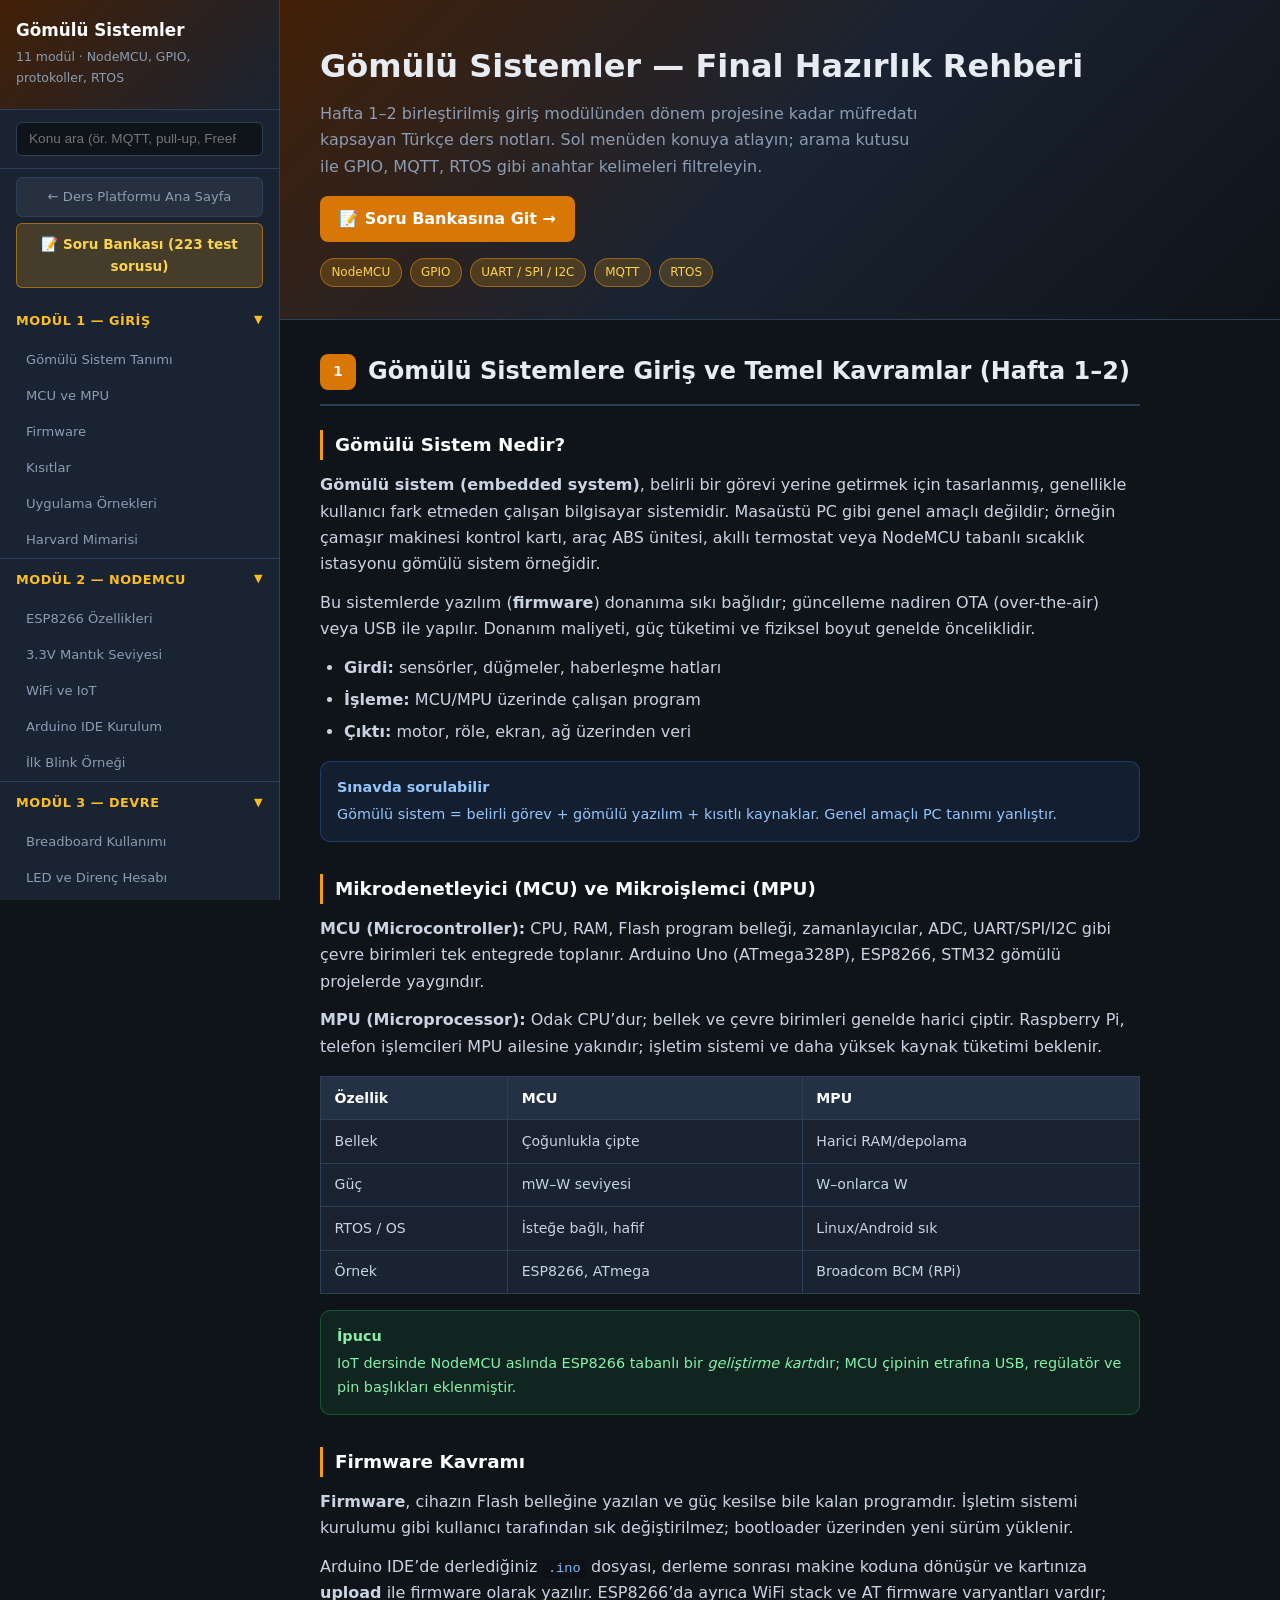
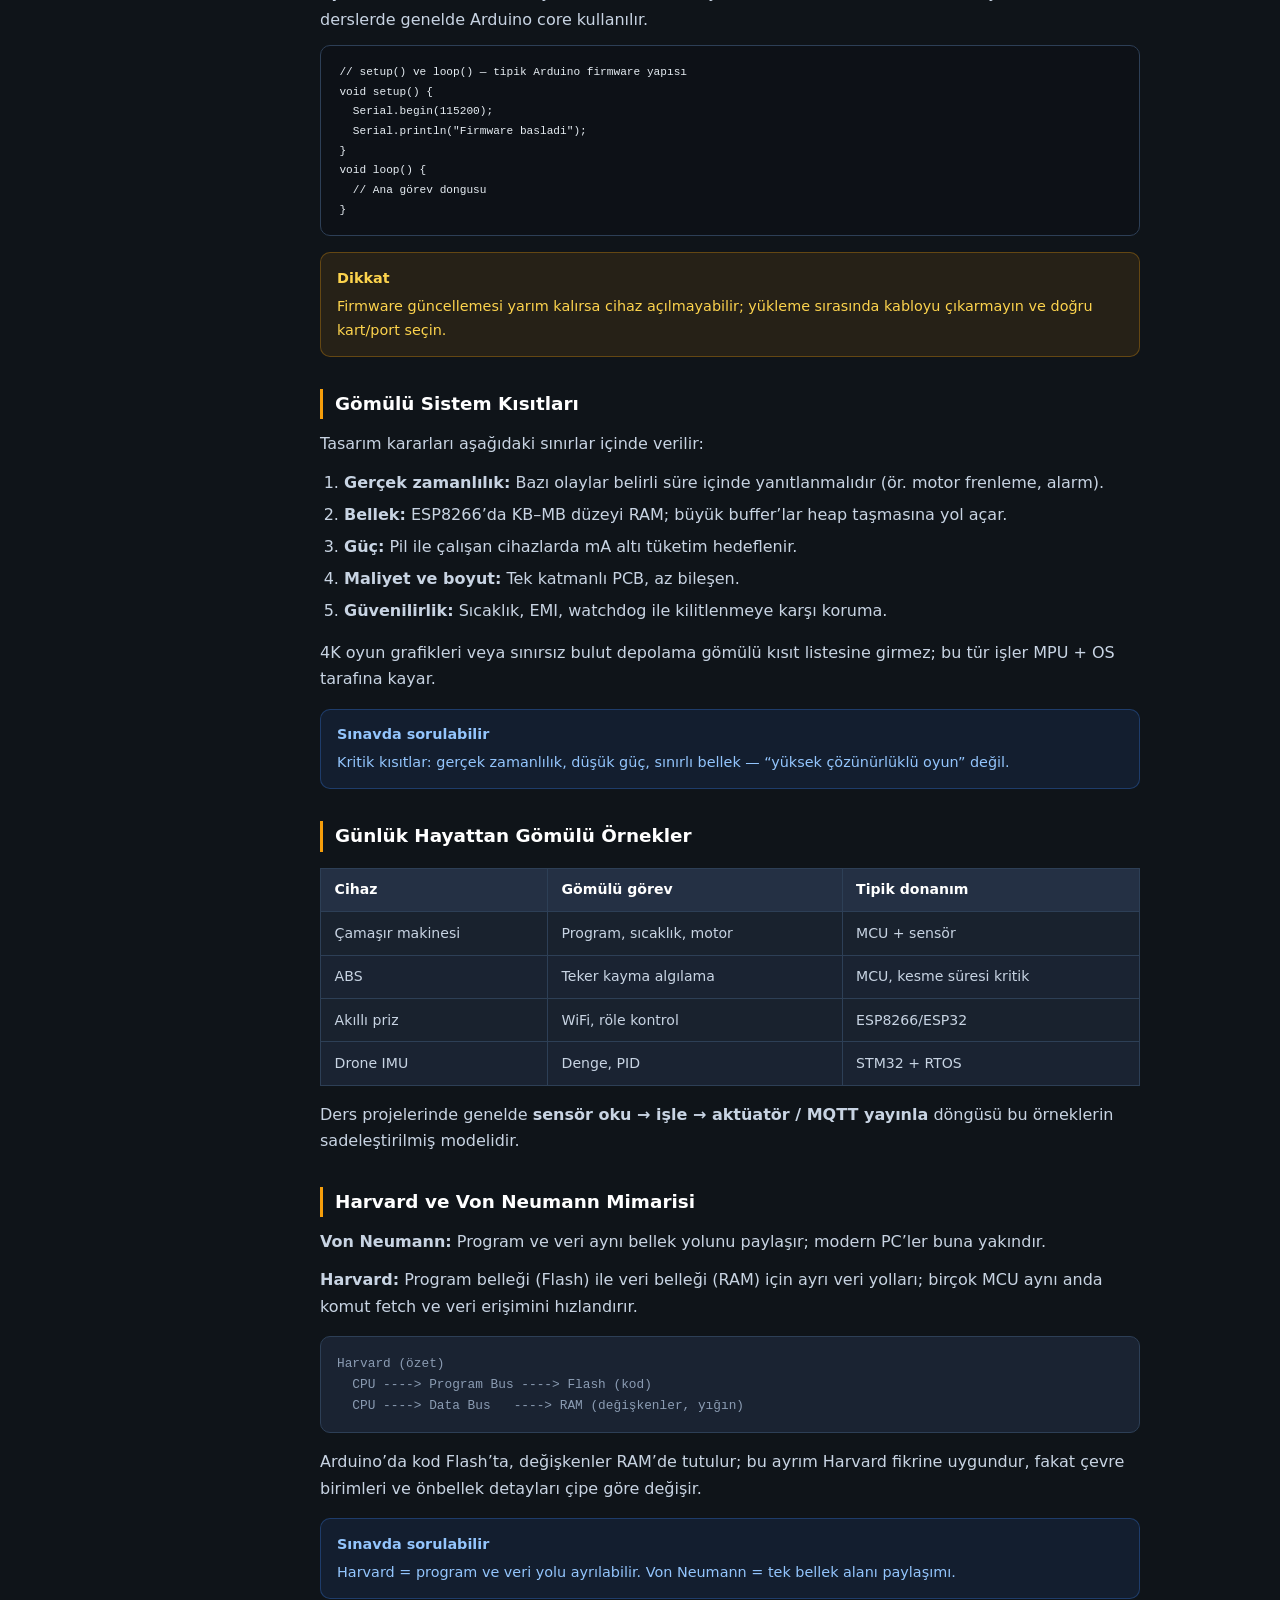
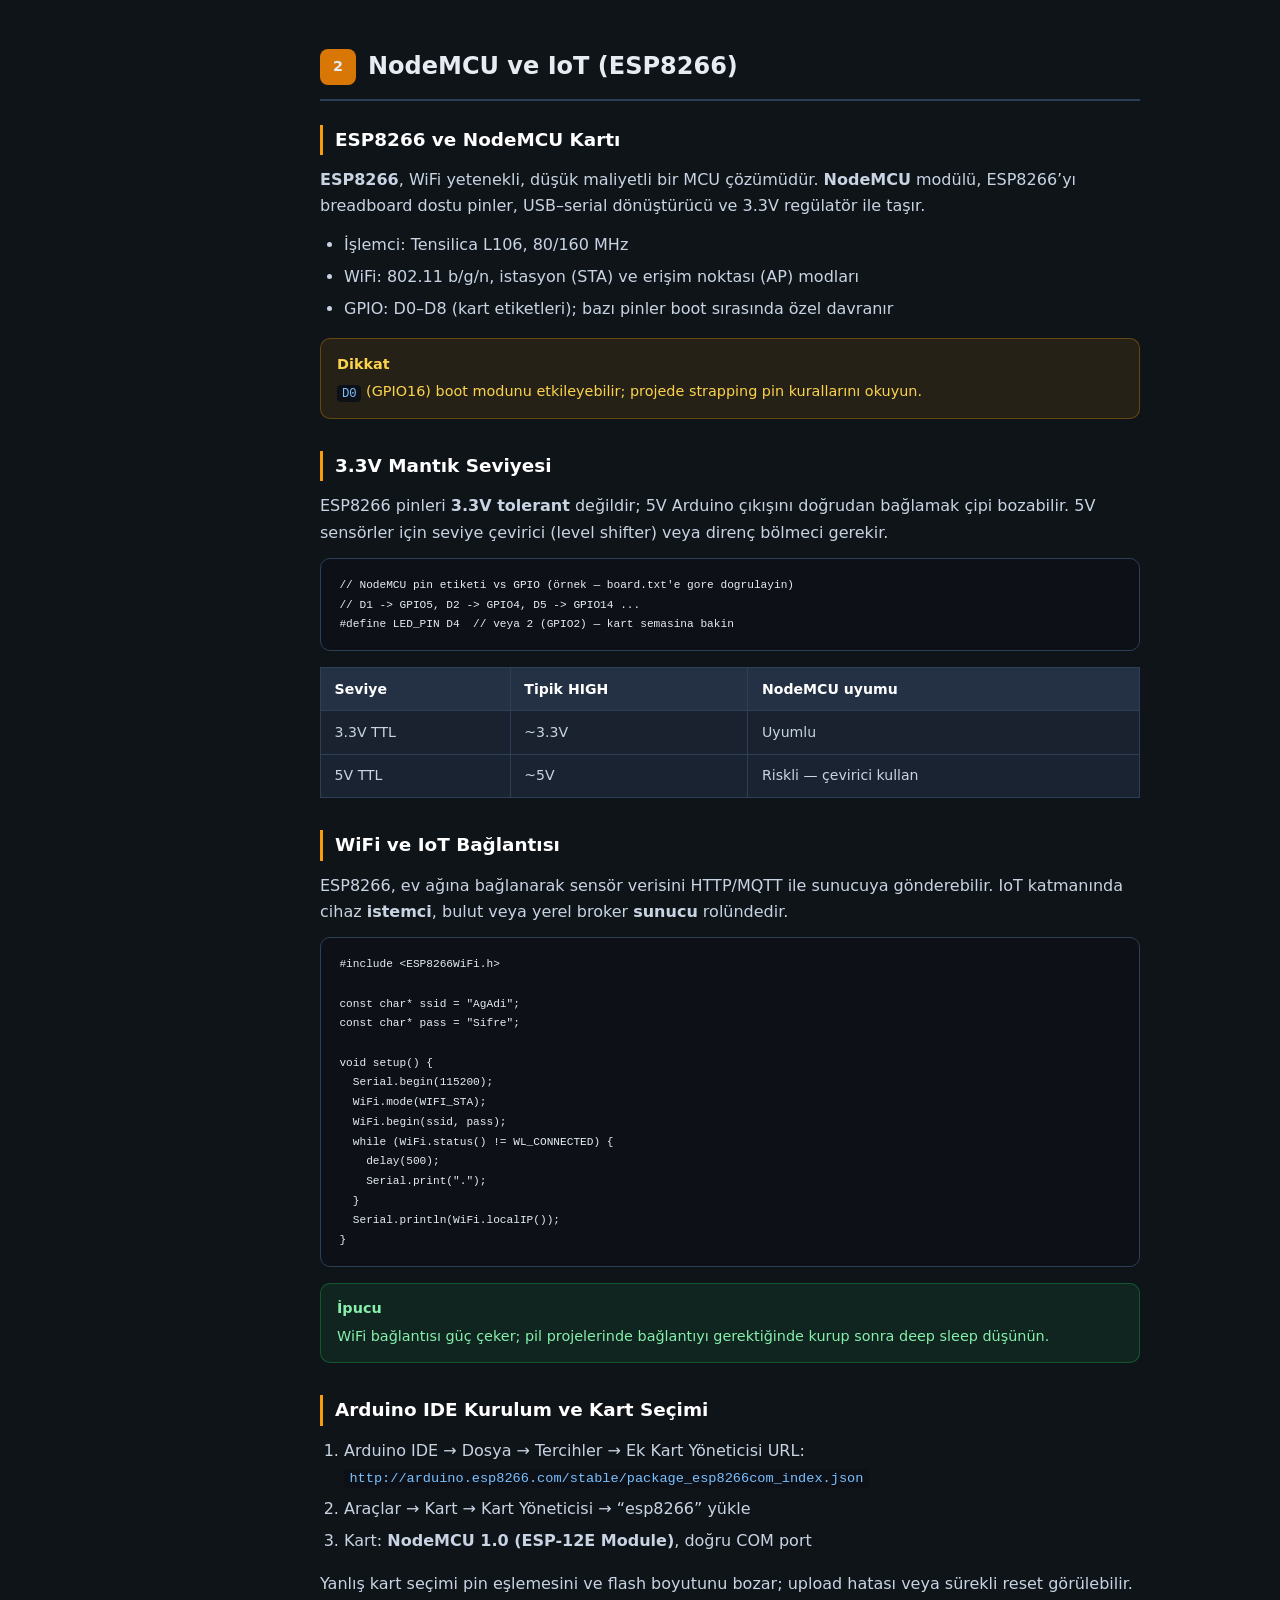
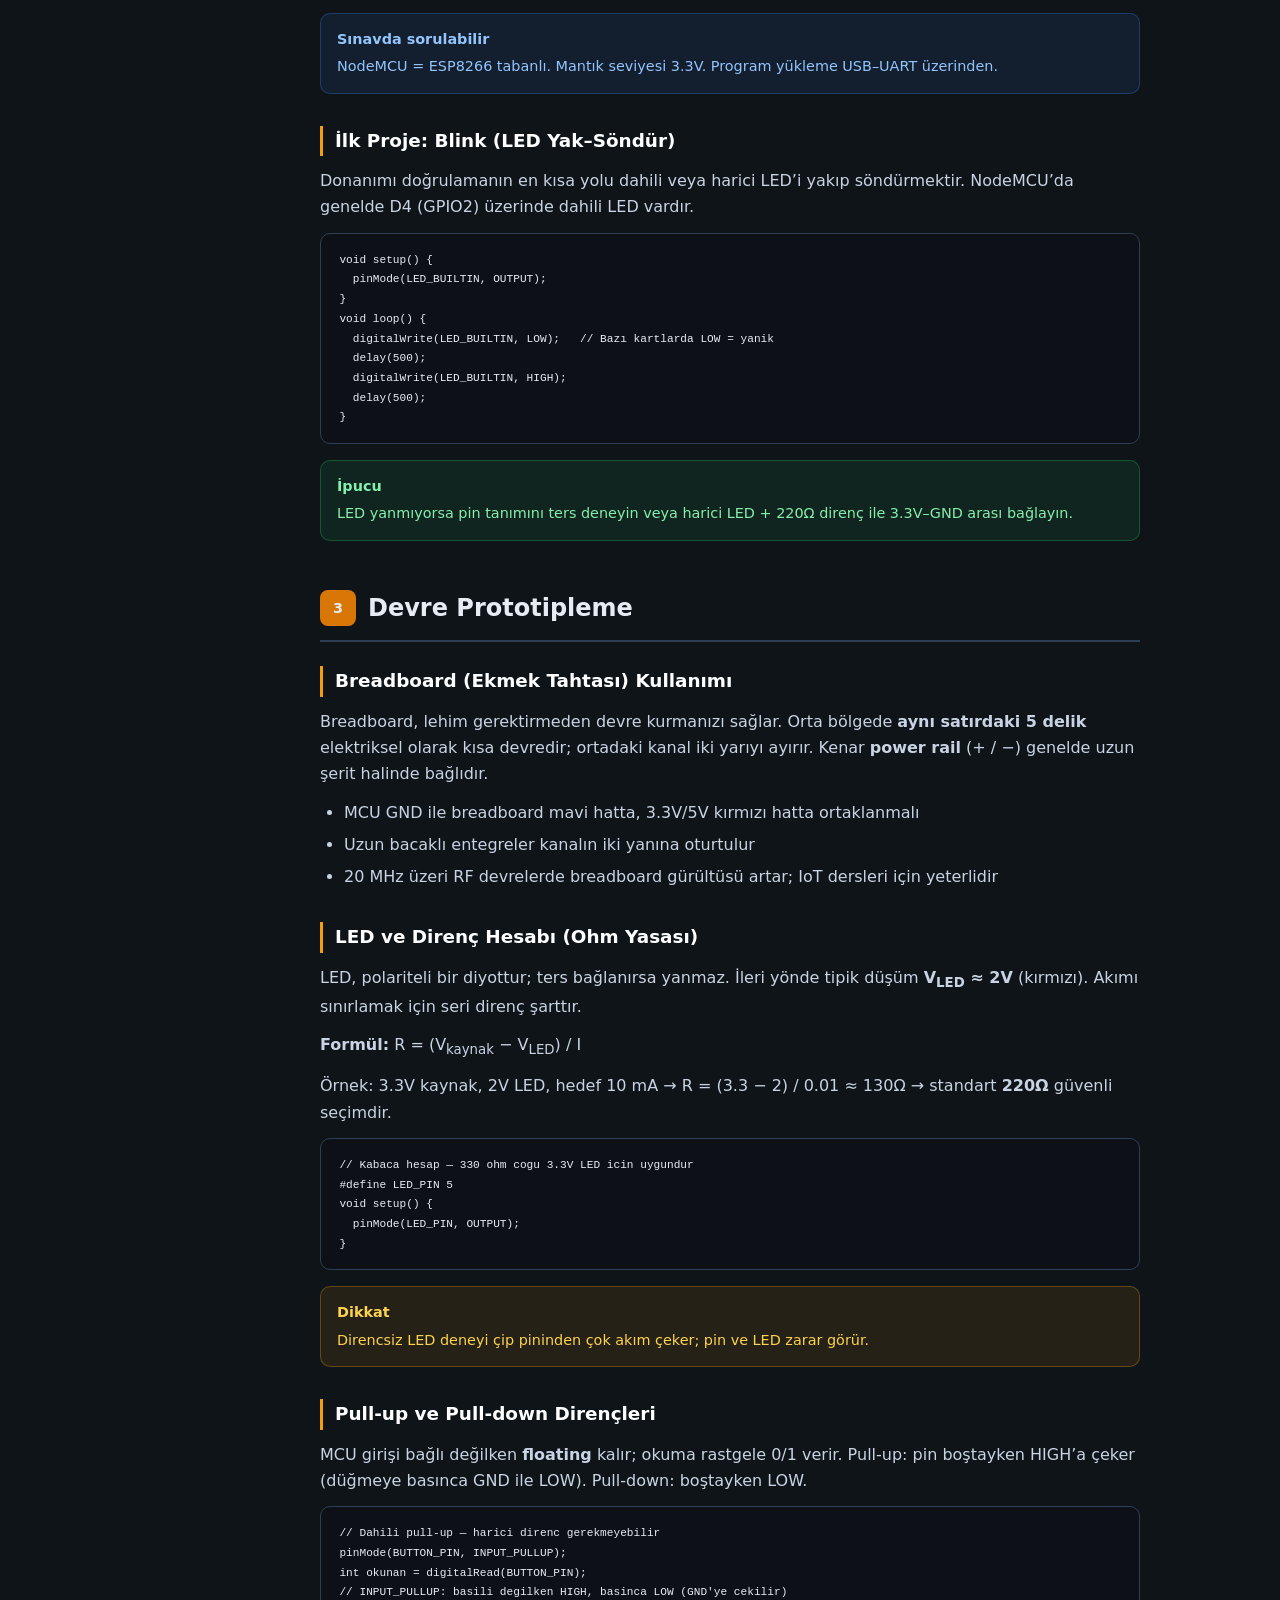
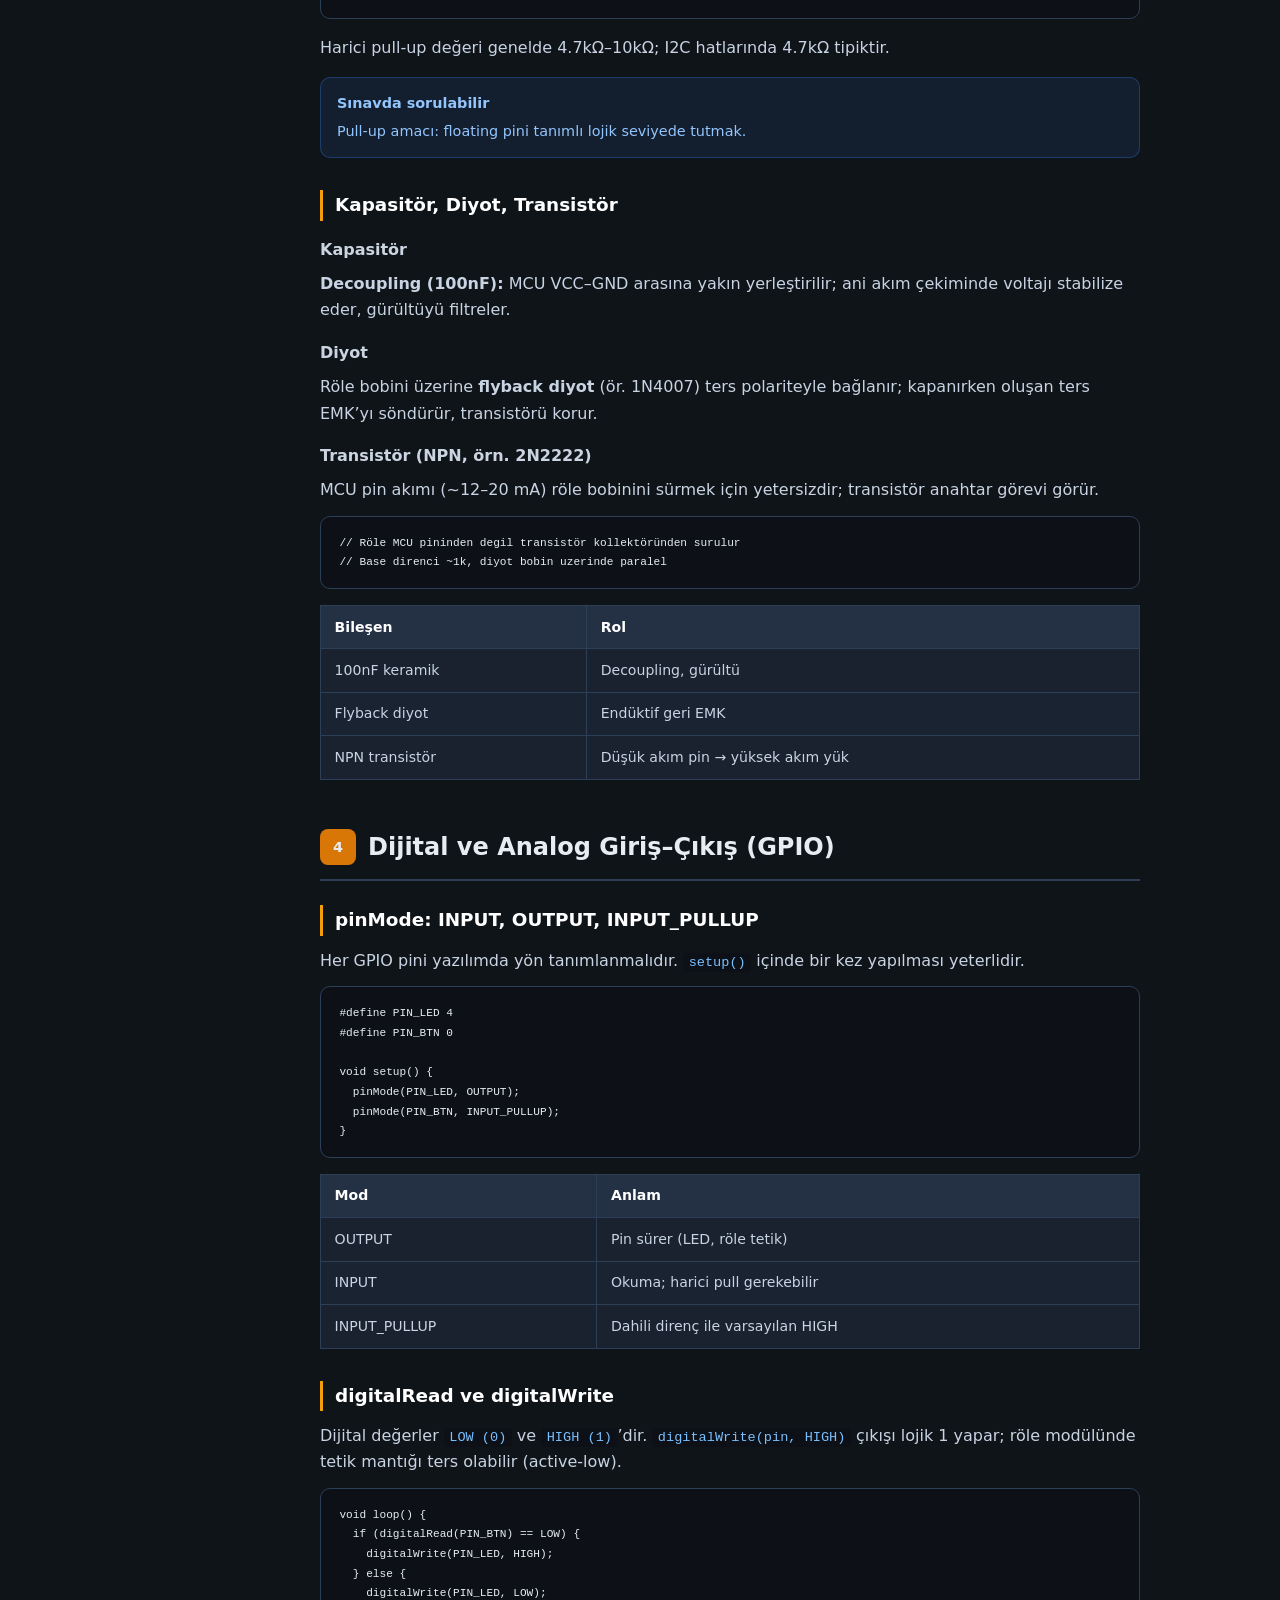
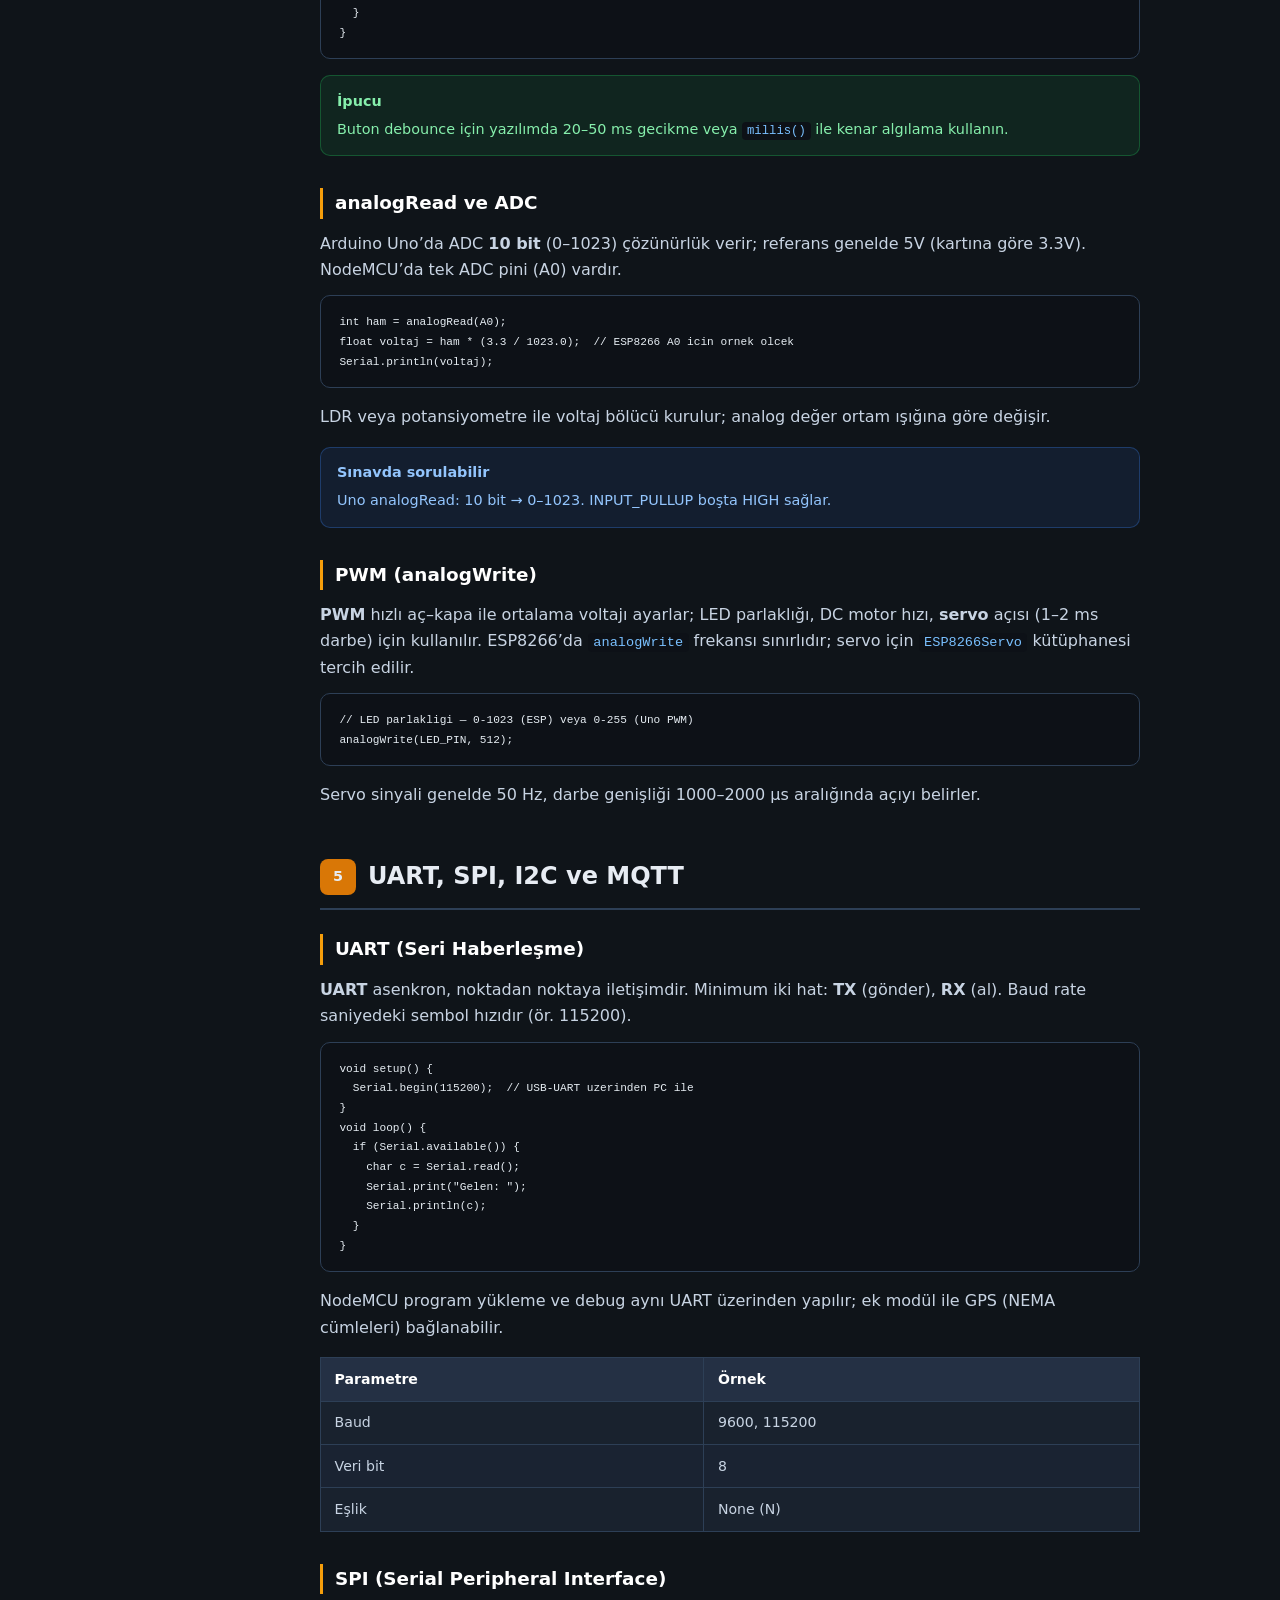
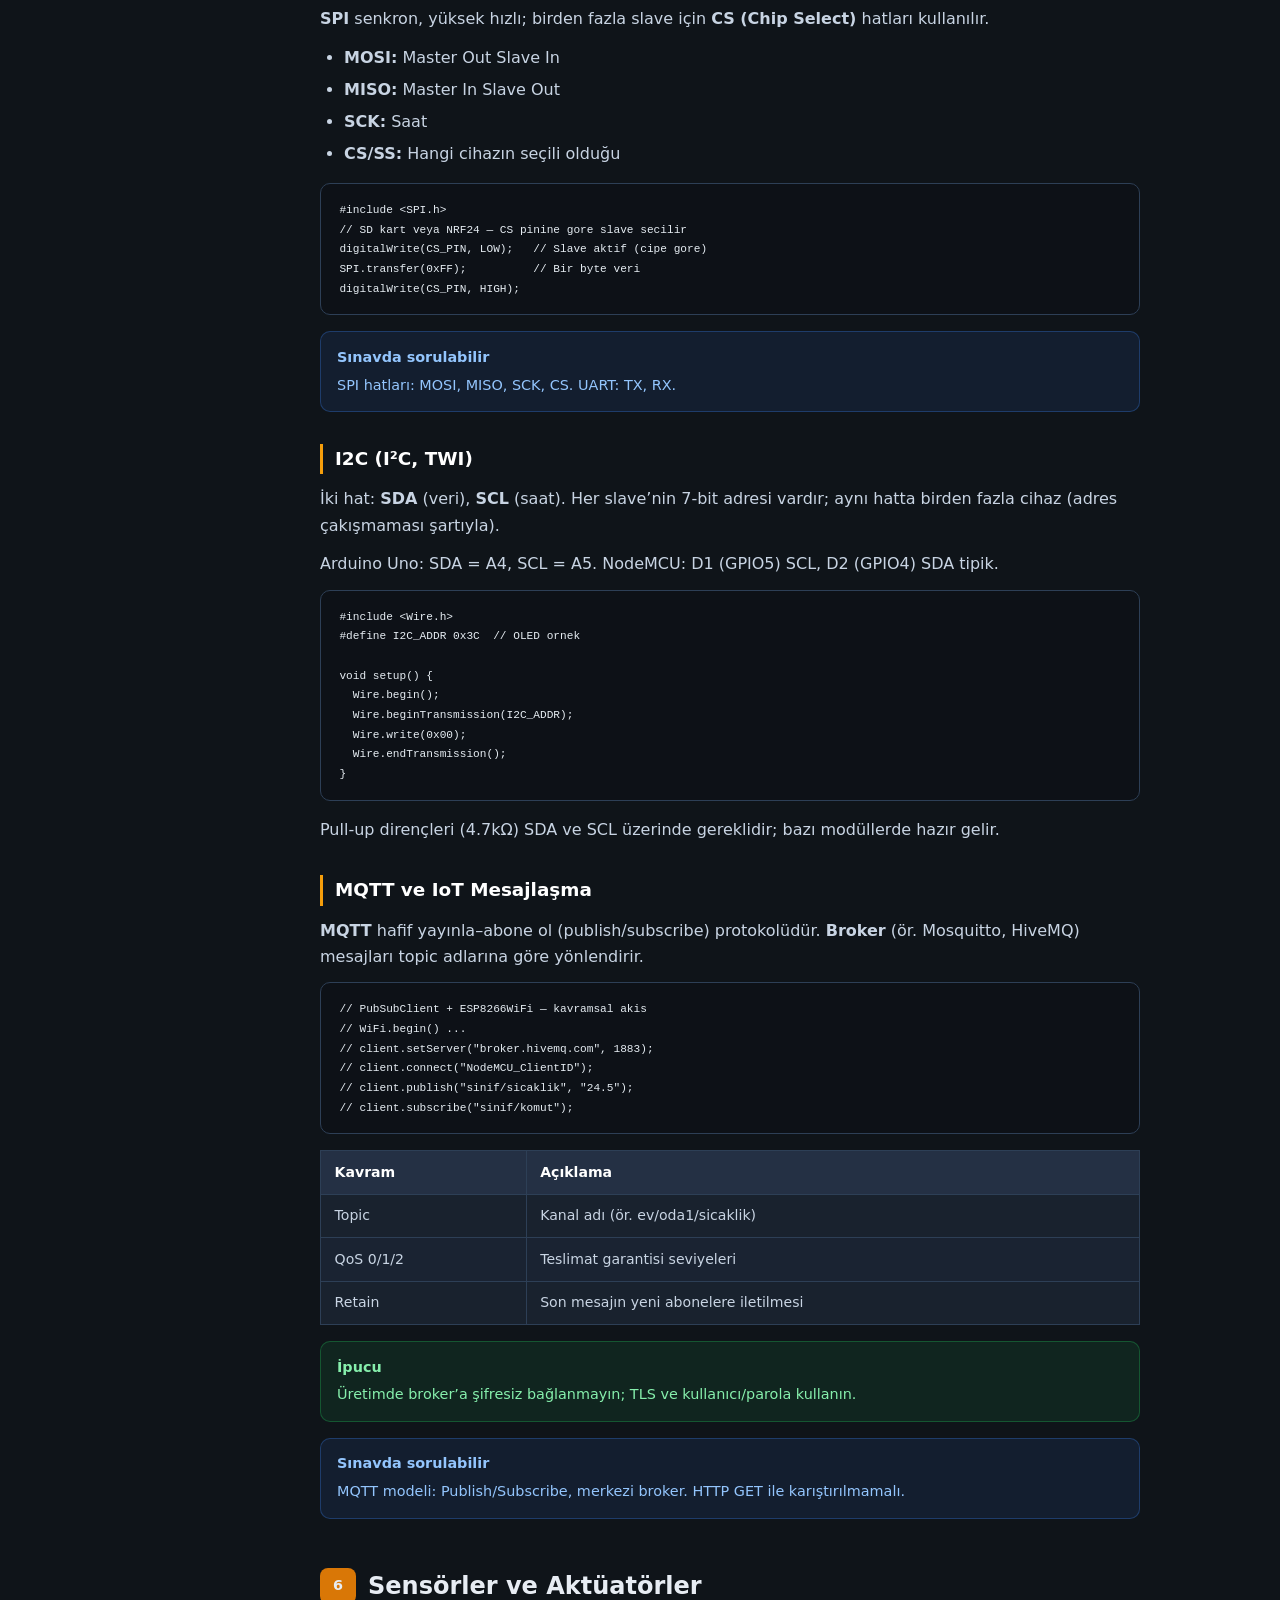
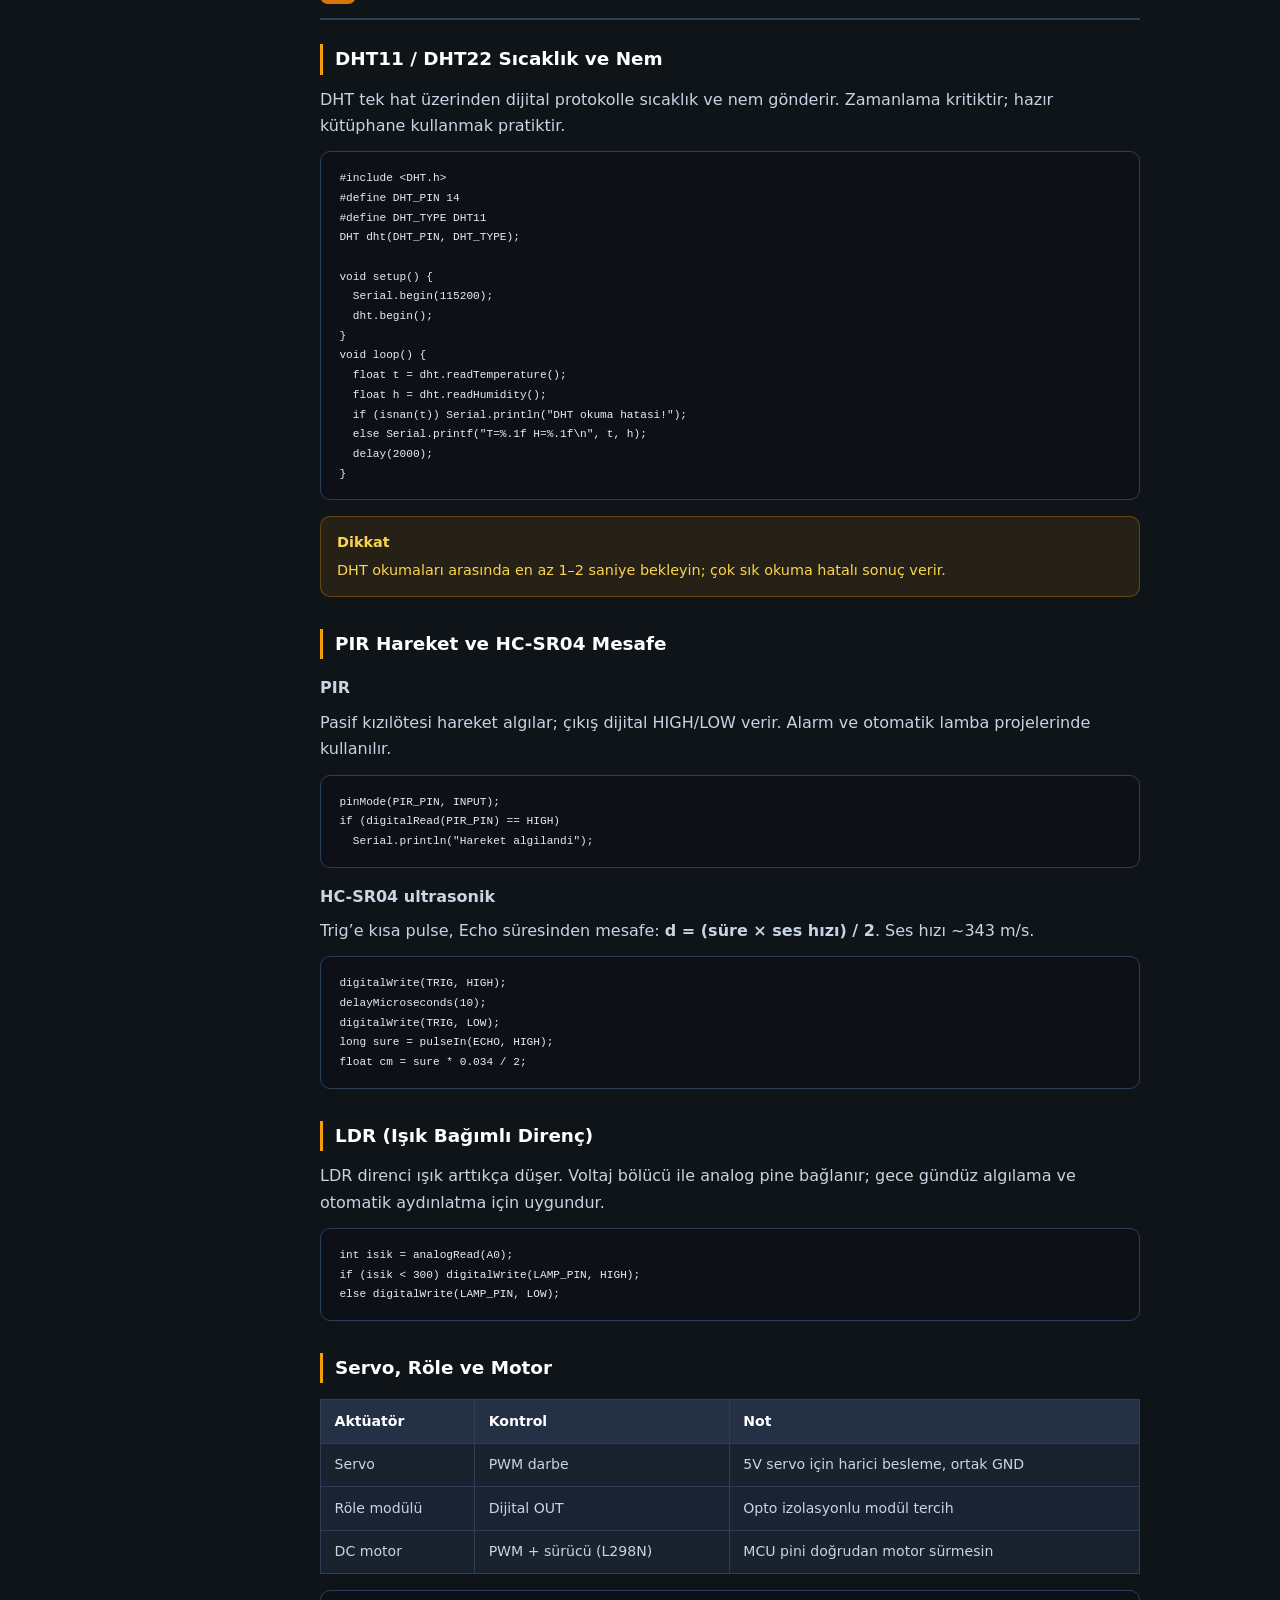
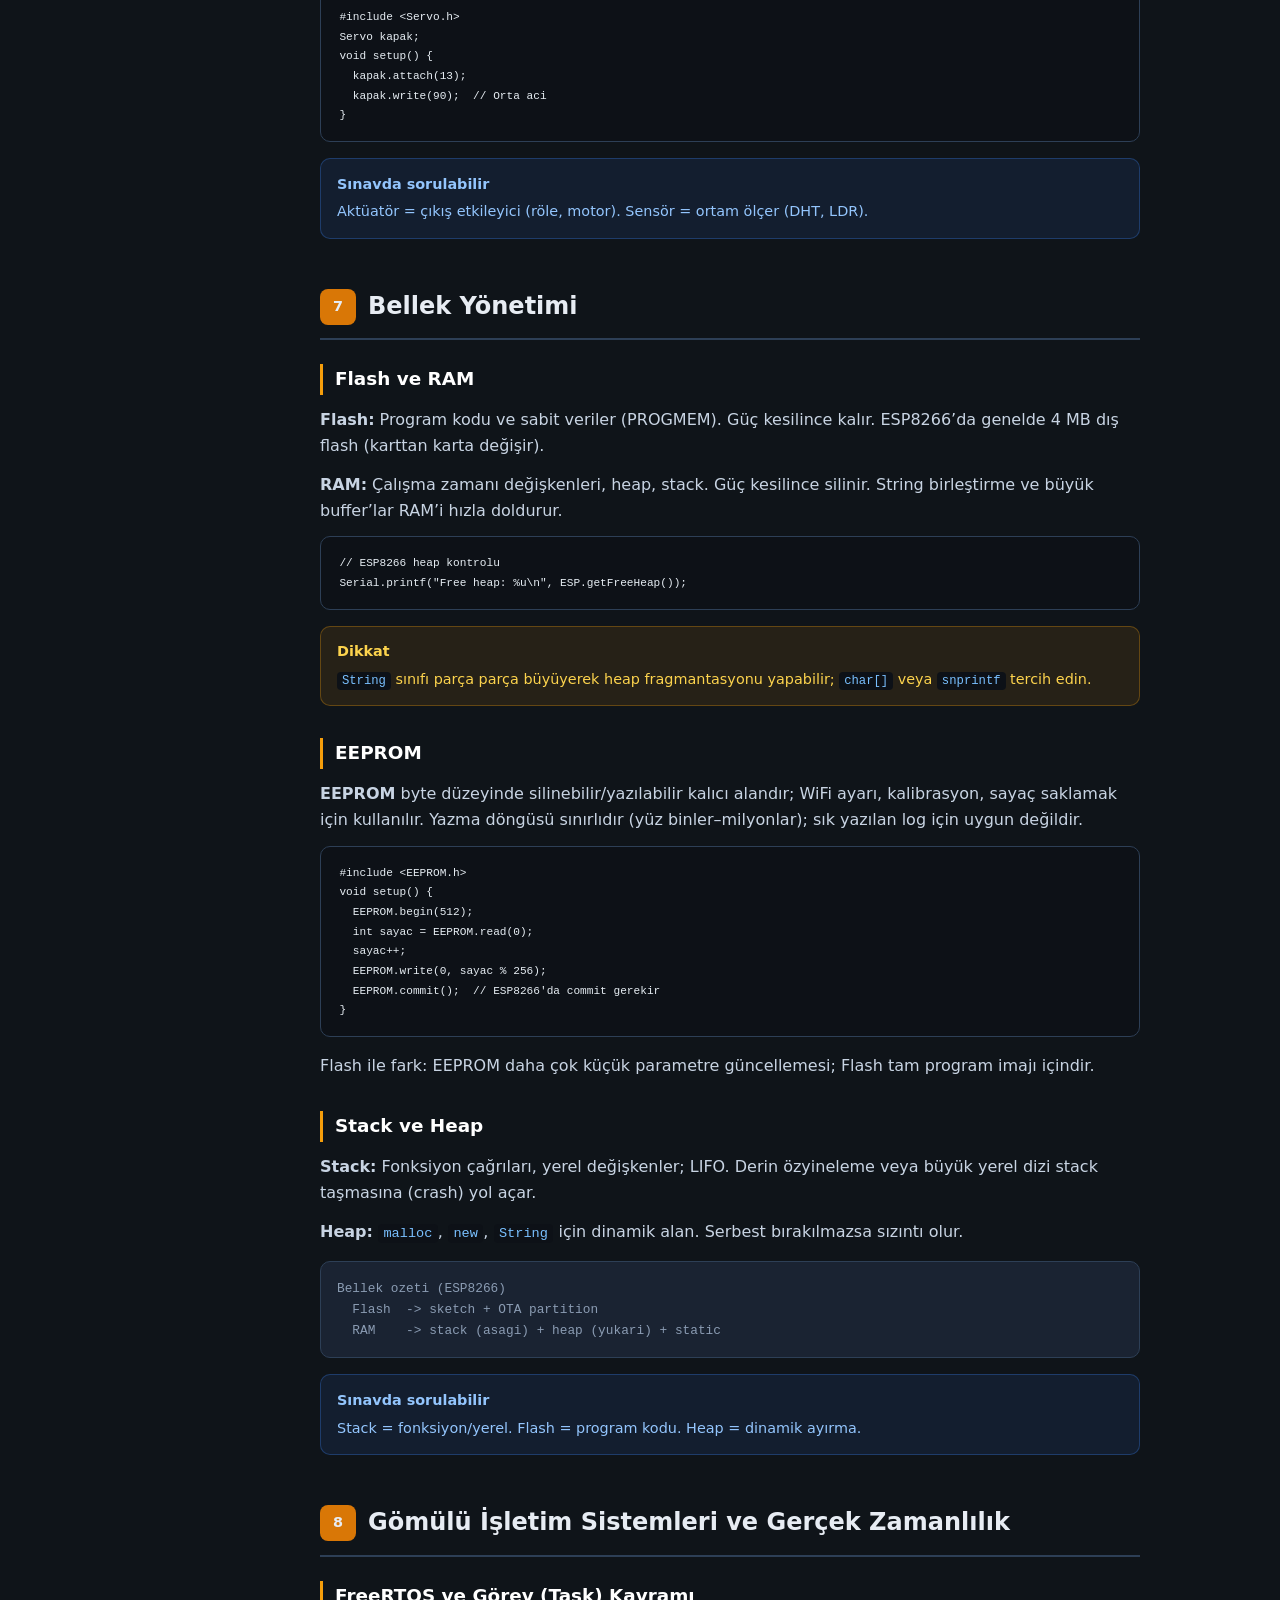
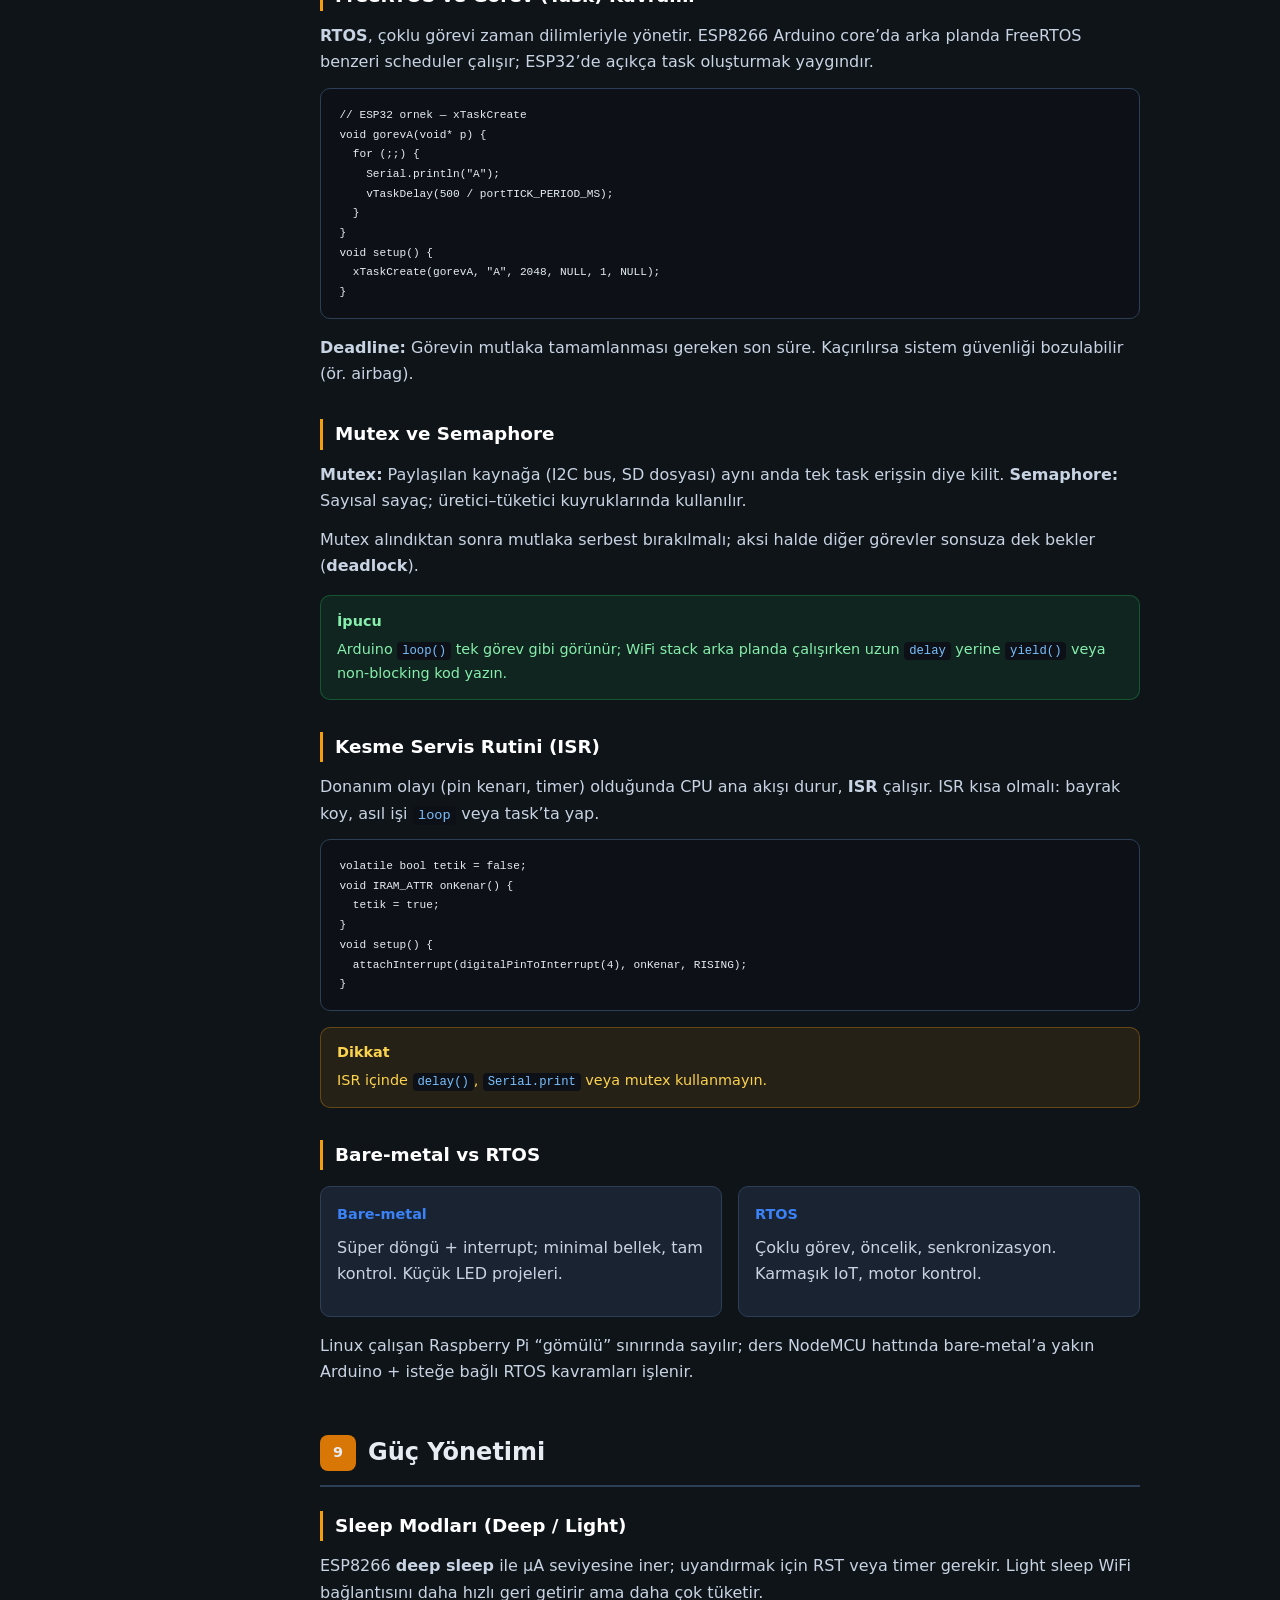
<file: gomulu/index.html>
<!DOCTYPE html>
<html lang="tr">
<head>
  <meta charset="UTF-8">
  <meta name="viewport" content="width=device-width, initial-scale=1.0">
  <title>Gömülü Sistemler — Ders Notları ve Final Hazırlık</title>
  <link rel="stylesheet" href="../css/style.css">
  <style>
    .hero-gomulu { background: linear-gradient(135deg, #422006 0%, #1a2332 50%, var(--bg)); }
    .hero-gomulu .badge {
      background: rgba(245, 158, 11, 0.2);
      border-color: rgba(245, 158, 11, 0.45);
      color: #fcd34d;
    }
    .sidebar-header { background: linear-gradient(135deg, #422006 0%, var(--surface) 100%); }
    .module-num { background: #d97706; }
    .section h3 { border-left-color: #f59e0b; }
    .nav-module-title { color: #fbbf24; }
    .nav-links a.active { border-left-color: #f59e0b; }
    .hub-link { display: block; text-align: center; padding: 0.5rem; margin-bottom: 0.4rem; background: rgba(255,255,255,0.06); border: 1px solid var(--border); border-radius: 6px; color: var(--muted); text-decoration: none; font-size: 0.82rem; }
    .hub-link:hover { color: var(--text); border-color: #f59e0b; }
    .btn-quiz-side { display: block; text-align: center; padding: 0.55rem; background: rgba(245, 158, 11, 0.2); border: 1px solid rgba(245, 158, 11, 0.5); border-radius: 6px; color: #fcd34d; text-decoration: none; font-size: 0.85rem; font-weight: 600; }
  </style>
</head>
<body>
  <div class="app">
    <aside class="sidebar">
      <div class="sidebar-header">
        <h1>Gömülü Sistemler</h1>
        <p>11 modül · NodeMCU, GPIO, protokoller, RTOS</p>
      </div>
      <div class="search-box">
        <input type="search" id="search" placeholder="Konu ara (ör. MQTT, pull-up, FreeRTOS)...">
      </div>
      <div style="padding:0.5rem 1rem 0.75rem">
        <a href="../index.html" class="hub-link">← Ders Platformu Ana Sayfa</a>
        <a href="sorular.html" class="btn-quiz-side">📝 Soru Bankası (223 test sorusu)</a>
      </div>
      <nav>
        <div class="nav-module">
          <div class="nav-module-title">Modül 1 — Giriş <span class="arrow">▼</span></div>
          <div class="nav-links">
            <a href="#giris-tanim">Gömülü Sistem Tanımı</a>
            <a href="#giris-mcu-mpu">MCU ve MPU</a>
            <a href="#giris-firmware">Firmware</a>
            <a href="#giris-kisitlar">Kısıtlar</a>
            <a href="#giris-ornekler">Uygulama Örnekleri</a>
            <a href="#giris-harvard">Harvard Mimarisi</a>
          </div>
        </div>
        <div class="nav-module">
          <div class="nav-module-title">Modül 2 — NodeMCU <span class="arrow">▼</span></div>
          <div class="nav-links">
            <a href="#nodemcu-esp8266">ESP8266 Özellikleri</a>
            <a href="#nodemcu-voltaj">3.3V Mantık Seviyesi</a>
            <a href="#nodemcu-wifi">WiFi ve IoT</a>
            <a href="#nodemcu-ide">Arduino IDE Kurulum</a>
            <a href="#nodemcu-blink">İlk Blink Örneği</a>
          </div>
        </div>
        <div class="nav-module">
          <div class="nav-module-title">Modül 3 — Devre <span class="arrow">▼</span></div>
          <div class="nav-links">
            <a href="#devre-breadboard">Breadboard Kullanımı</a>
            <a href="#devre-led-direnc">LED ve Direnç Hesabı</a>
            <a href="#devre-pull">Pull-up / Pull-down</a>
            <a href="#devre-bilesenler">Kapasitör, Diyot, Transistör</a>
          </div>
        </div>
        <div class="nav-module">
          <div class="nav-module-title">Modül 4 — GPIO <span class="arrow">▼</span></div>
          <div class="nav-links">
            <a href="#gpio-pinmode">pinMode Temelleri</a>
            <a href="#gpio-digital">digitalRead / Write</a>
            <a href="#gpio-analog">analogRead</a>
            <a href="#gpio-pwm">PWM Çıkışı</a>
          </div>
        </div>
        <div class="nav-module">
          <div class="nav-module-title">Modül 5 — Protokoller <span class="arrow">▼</span></div>
          <div class="nav-links">
            <a href="#protokol-uart">UART / Serial</a>
            <a href="#protokol-spi">SPI</a>
            <a href="#protokol-i2c">I2C</a>
            <a href="#protokol-mqtt">MQTT</a>
          </div>
        </div>
        <div class="nav-module">
          <div class="nav-module-title">Modül 6 — Sensörler <span class="arrow">▼</span></div>
          <div class="nav-links">
            <a href="#sensor-dht">DHT11 / DHT22</a>
            <a href="#sensor-pir-hcsr">PIR ve HC-SR04</a>
            <a href="#sensor-ldr">LDR Işık Sensörü</a>
            <a href="#sensor-aktuator">Servo, Röle, Motor</a>
          </div>
        </div>
        <div class="nav-module">
          <div class="nav-module-title">Modül 7 — Bellek <span class="arrow">▼</span></div>
          <div class="nav-links">
            <a href="#bellek-flash-ram">Flash ve RAM</a>
            <a href="#bellek-eeprom">EEPROM</a>
            <a href="#bellek-stack-heap">Stack ve Heap</a>
          </div>
        </div>
        <div class="nav-module">
          <div class="nav-module-title">Modül 8 — RTOS <span class="arrow">▼</span></div>
          <div class="nav-links">
            <a href="#rtos-freertos">FreeRTOS Görevleri</a>
            <a href="#rtos-mutex">Mutex ve Semaphore</a>
            <a href="#rtos-isr">Kesme (ISR)</a>
            <a href="#rtos-baremetal">Bare-metal Karşılaştırma</a>
          </div>
        </div>
        <div class="nav-module">
          <div class="nav-module-title">Modül 9 — Güç <span class="arrow">▼</span></div>
          <div class="nav-links">
            <a href="#guc-sleep">Sleep Modları</a>
            <a href="#guc-watchdog">Watchdog Timer</a>
            <a href="#guc-batarya">Pil ve Düşük Güç</a>
          </div>
        </div>
        <div class="nav-module">
          <div class="nav-module-title">Modül 10 — Debug <span class="arrow">▼</span></div>
          <div class="nav-links">
            <a href="#debug-serial">Serial Monitor</a>
            <a href="#debug-analyzer">Logic Analyzer / Osiloskop</a>
            <a href="#debug-floating">Floating Pin Sorunu</a>
          </div>
        </div>
        <div class="nav-module">
          <div class="nav-module-title">Modül 11 — Proje <span class="arrow">▼</span></div>
          <div class="nav-links">
            <a href="#proje-gereksinim">Proje Gereksinimleri</a>
            <a href="#proje-prototip">Prototip ve Dokümantasyon</a>
            <a href="#proje-sunum">Sunum Kriterleri</a>
          </div>
        </div>
      </nav>
    </aside>

    <main class="main">
      <header class="hero hero-gomulu">
        <h2>Gömülü Sistemler — Final Hazırlık Rehberi</h2>
        <p>Hafta 1–2 birleştirilmiş giriş modülünden dönem projesine kadar müfredatı kapsayan Türkçe ders notları. Sol menüden konuya atlayın; arama kutusu ile GPIO, MQTT, RTOS gibi anahtar kelimeleri filtreleyin.</p>
        <p style="margin-top:1rem"><a href="../gomulu/sorular.html" style="display:inline-block;padding:0.6rem 1.2rem;background:#d97706;color:#fff;text-decoration:none;border-radius:8px;font-weight:600">📝 Soru Bankasına Git →</a></p>
        <div class="badges">
          <span class="badge">NodeMCU</span>
          <span class="badge">GPIO</span>
          <span class="badge">UART / SPI / I2C</span>
          <span class="badge">MQTT</span>
          <span class="badge">RTOS</span>
        </div>
      </header>

      <div class="content">

        <article class="module" id="modul-giris">
          <div class="module-header">
            <span class="module-num">1</span>
            <h2>Gömülü Sistemlere Giriş ve Temel Kavramlar (Hafta 1–2)</h2>
          </div>

          <section class="section" id="giris-tanim">
            <h3>Gömülü Sistem Nedir?</h3>
            <p><strong>Gömülü sistem (embedded system)</strong>, belirli bir görevi yerine getirmek için tasarlanmış, genellikle kullanıcı fark etmeden çalışan bilgisayar sistemidir. Masaüstü PC gibi genel amaçlı değildir; örneğin çamaşır makinesi kontrol kartı, araç ABS ünitesi, akıllı termostat veya NodeMCU tabanlı sıcaklık istasyonu gömülü sistem örneğidir.</p>
            <p>Bu sistemlerde yazılım (<strong>firmware</strong>) donanıma sıkı bağlıdır; güncelleme nadiren OTA (over-the-air) veya USB ile yapılır. Donanım maliyeti, güç tüketimi ve fiziksel boyut genelde önceliklidir.</p>
            <ul>
              <li><strong>Girdi:</strong> sensörler, düğmeler, haberleşme hatları</li>
              <li><strong>İşleme:</strong> MCU/MPU üzerinde çalışan program</li>
              <li><strong>Çıktı:</strong> motor, röle, ekran, ağ üzerinden veri</li>
            </ul>
            <div class="exam"><strong>Sınavda sorulabilir</strong>Gömülü sistem = belirli görev + gömülü yazılım + kısıtlı kaynaklar. Genel amaçlı PC tanımı yanlıştır.</div>
          </section>

          <section class="section" id="giris-mcu-mpu">
            <h3>Mikrodenetleyici (MCU) ve Mikroişlemci (MPU)</h3>
            <p><strong>MCU (Microcontroller):</strong> CPU, RAM, Flash program belleği, zamanlayıcılar, ADC, UART/SPI/I2C gibi çevre birimleri tek entegrede toplanır. Arduino Uno (ATmega328P), ESP8266, STM32 gömülü projelerde yaygındır.</p>
            <p><strong>MPU (Microprocessor):</strong> Odak CPU’dur; bellek ve çevre birimleri genelde harici çiptir. Raspberry Pi, telefon işlemcileri MPU ailesine yakındır; işletim sistemi ve daha yüksek kaynak tüketimi beklenir.</p>
            <table>
              <tr><th>Özellik</th><th>MCU</th><th>MPU</th></tr>
              <tr><td>Bellek</td><td>Çoğunlukla çipte</td><td>Harici RAM/depolama</td></tr>
              <tr><td>Güç</td><td>mW–W seviyesi</td><td>W–onlarca W</td></tr>
              <tr><td>RTOS / OS</td><td>İsteğe bağlı, hafif</td><td>Linux/Android sık</td></tr>
              <tr><td>Örnek</td><td>ESP8266, ATmega</td><td>Broadcom BCM (RPi)</td></tr>
            </table>
            <div class="tip"><strong>İpucu</strong>IoT dersinde NodeMCU aslında ESP8266 tabanlı bir <em>geliştirme kartı</em>dır; MCU çipinin etrafına USB, regülatör ve pin başlıkları eklenmiştir.</div>
          </section>

          <section class="section" id="giris-firmware">
            <h3>Firmware Kavramı</h3>
            <p><strong>Firmware</strong>, cihazın Flash belleğine yazılan ve güç kesilse bile kalan programdır. İşletim sistemi kurulumu gibi kullanıcı tarafından sık değiştirilmez; bootloader üzerinden yeni sürüm yüklenir.</p>
            <p>Arduino IDE’de derlediğiniz <code>.ino</code> dosyası, derleme sonrası makine koduna dönüşür ve kartınıza <strong>upload</strong> ile firmware olarak yazılır. ESP8266’da ayrıca WiFi stack ve AT firmware varyantları vardır; derslerde genelde Arduino core kullanılır.</p>
            <pre><code>// setup() ve loop() — tipik Arduino firmware yapısı
void setup() {
  Serial.begin(115200);
  Serial.println("Firmware basladi");
}
void loop() {
  // Ana görev dongusu
}</code></pre>
            <div class="warn"><strong>Dikkat</strong>Firmware güncellemesi yarım kalırsa cihaz açılmayabilir; yükleme sırasında kabloyu çıkarmayın ve doğru kart/port seçin.</div>
          </section>

          <section class="section" id="giris-kisitlar">
            <h3>Gömülü Sistem Kısıtları</h3>
            <p>Tasarım kararları aşağıdaki sınırlar içinde verilir:</p>
            <ol>
              <li><strong>Gerçek zamanlılık:</strong> Bazı olaylar belirli süre içinde yanıtlanmalıdır (ör. motor frenleme, alarm).</li>
              <li><strong>Bellek:</strong> ESP8266’da KB–MB düzeyi RAM; büyük buffer’lar heap taşmasına yol açar.</li>
              <li><strong>Güç:</strong> Pil ile çalışan cihazlarda mA altı tüketim hedeflenir.</li>
              <li><strong>Maliyet ve boyut:</strong> Tek katmanlı PCB, az bileşen.</li>
              <li><strong>Güvenilirlik:</strong> Sıcaklık, EMI, watchdog ile kilitlenmeye karşı koruma.</li>
            </ol>
            <p>4K oyun grafikleri veya sınırsız bulut depolama gömülü kısıt listesine girmez; bu tür işler MPU + OS tarafına kayar.</p>
            <div class="exam"><strong>Sınavda sorulabilir</strong>Kritik kısıtlar: gerçek zamanlılık, düşük güç, sınırlı bellek — “yüksek çözünürlüklü oyun” değil.</div>
          </section>

          <section class="section" id="giris-ornekler">
            <h3>Günlük Hayattan Gömülü Örnekler</h3>
            <table>
              <tr><th>Cihaz</th><th>Gömülü görev</th><th>Tipik donanım</th></tr>
              <tr><td>Çamaşır makinesi</td><td>Program, sıcaklık, motor</td><td>MCU + sensör</td></tr>
              <tr><td>ABS</td><td>Teker kayma algılama</td><td>MCU, kesme süresi kritik</td></tr>
              <tr><td>Akıllı priz</td><td>WiFi, röle kontrol</td><td>ESP8266/ESP32</td></tr>
              <tr><td>Drone IMU</td><td>Denge, PID</td><td>STM32 + RTOS</td></tr>
            </table>
            <p>Ders projelerinde genelde <strong>sensör oku → işle → aktüatör / MQTT yayınla</strong> döngüsü bu örneklerin sadeleştirilmiş modelidir.</p>
          </section>

          <section class="section" id="giris-harvard">
            <h3>Harvard ve Von Neumann Mimarisi</h3>
            <p><strong>Von Neumann:</strong> Program ve veri aynı bellek yolunu paylaşır; modern PC’ler buna yakındır.</p>
            <p><strong>Harvard:</strong> Program belleği (Flash) ile veri belleği (RAM) için ayrı veri yolları; birçok MCU aynı anda komut fetch ve veri erişimini hızlandırır.</p>
            <div class="flow">Harvard (özet)
  CPU ----&gt; Program Bus ----&gt; Flash (kod)
  CPU ----&gt; Data Bus   ----&gt; RAM (değişkenler, yığın)</div>
            <p>Arduino’da kod Flash’ta, değişkenler RAM’de tutulur; bu ayrım Harvard fikrine uygundur, fakat çevre birimleri ve önbellek detayları çipe göre değişir.</p>
            <div class="exam"><strong>Sınavda sorulabilir</strong>Harvard = program ve veri yolu ayrılabilir. Von Neumann = tek bellek alanı paylaşımı.</div>
          </section>
        </article>

        <article class="module" id="modul-nodemcu">
          <div class="module-header">
            <span class="module-num">2</span>
            <h2>NodeMCU ve IoT (ESP8266)</h2>
          </div>

          <section class="section" id="nodemcu-esp8266">
            <h3>ESP8266 ve NodeMCU Kartı</h3>
            <p><strong>ESP8266</strong>, WiFi yetenekli, düşük maliyetli bir MCU çözümüdür. <strong>NodeMCU</strong> modülü, ESP8266’yı breadboard dostu pinler, USB–serial dönüştürücü ve 3.3V regülatör ile taşır.</p>
            <ul>
              <li>İşlemci: Tensilica L106, 80/160 MHz</li>
              <li>WiFi: 802.11 b/g/n, istasyon (STA) ve erişim noktası (AP) modları</li>
              <li>GPIO: D0–D8 (kart etiketleri); bazı pinler boot sırasında özel davranır</li>
            </ul>
            <div class="warn"><strong>Dikkat</strong><code>D0</code> (GPIO16) boot modunu etkileyebilir; projede strapping pin kurallarını okuyun.</div>
          </section>

          <section class="section" id="nodemcu-voltaj">
            <h3>3.3V Mantık Seviyesi</h3>
            <p>ESP8266 pinleri <strong>3.3V tolerant</strong> değildir; 5V Arduino çıkışını doğrudan bağlamak çipi bozabilir. 5V sensörler için seviye çevirici (level shifter) veya direnç bölmeci gerekir.</p>
            <pre><code>// NodeMCU pin etiketi vs GPIO (örnek — board.txt'e gore dogrulayin)
// D1 -> GPIO5, D2 -> GPIO4, D5 -> GPIO14 ...
#define LED_PIN D4  // veya 2 (GPIO2) — kart semasina bakin</code></pre>
            <table>
              <tr><th>Seviye</th><th>Tipik HIGH</th><th>NodeMCU uyumu</th></tr>
              <tr><td>3.3V TTL</td><td>~3.3V</td><td>Uyumlu</td></tr>
              <tr><td>5V TTL</td><td>~5V</td><td>Riskli — çevirici kullan</td></tr>
            </table>
          </section>

          <section class="section" id="nodemcu-wifi">
            <h3>WiFi ve IoT Bağlantısı</h3>
            <p>ESP8266, ev ağına bağlanarak sensör verisini HTTP/MQTT ile sunucuya gönderebilir. IoT katmanında cihaz <strong>istemci</strong>, bulut veya yerel broker <strong>sunucu</strong> rolündedir.</p>
            <pre><code>#include &lt;ESP8266WiFi.h&gt;

const char* ssid = "AgAdi";
const char* pass = "Sifre";

void setup() {
  Serial.begin(115200);
  WiFi.mode(WIFI_STA);
  WiFi.begin(ssid, pass);
  while (WiFi.status() != WL_CONNECTED) {
    delay(500);
    Serial.print(".");
  }
  Serial.println(WiFi.localIP());
}</code></pre>
            <div class="tip"><strong>İpucu</strong>WiFi bağlantısı güç çeker; pil projelerinde bağlantıyı gerektiğinde kurup sonra deep sleep düşünün.</div>
          </section>

          <section class="section" id="nodemcu-ide">
            <h3>Arduino IDE Kurulum ve Kart Seçimi</h3>
            <ol>
              <li>Arduino IDE → Dosya → Tercihler → Ek Kart Yöneticisi URL: <code>http://arduino.esp8266.com/stable/package_esp8266com_index.json</code></li>
              <li>Araçlar → Kart → Kart Yöneticisi → “esp8266” yükle</li>
              <li>Kart: <strong>NodeMCU 1.0 (ESP-12E Module)</strong>, doğru COM port</li>
            </ol>
            <p>Yanlış kart seçimi pin eşlemesini ve flash boyutunu bozar; upload hatası veya sürekli reset görülebilir.</p>
            <div class="exam"><strong>Sınavda sorulabilir</strong>NodeMCU = ESP8266 tabanlı. Mantık seviyesi 3.3V. Program yükleme USB–UART üzerinden.</div>
          </section>

          <section class="section" id="nodemcu-blink">
            <h3>İlk Proje: Blink (LED Yak–Söndür)</h3>
            <p>Donanımı doğrulamanın en kısa yolu dahili veya harici LED’i yakıp söndürmektir. NodeMCU’da genelde D4 (GPIO2) üzerinde dahili LED vardır.</p>
            <pre><code>void setup() {
  pinMode(LED_BUILTIN, OUTPUT);
}
void loop() {
  digitalWrite(LED_BUILTIN, LOW);   // Bazı kartlarda LOW = yanik
  delay(500);
  digitalWrite(LED_BUILTIN, HIGH);
  delay(500);
}</code></pre>
            <div class="tip"><strong>İpucu</strong>LED yanmıyorsa pin tanımını ters deneyin veya harici LED + 220Ω direnç ile 3.3V–GND arası bağlayın.</div>
          </section>
        </article>

        <article class="module" id="modul-devre">
          <div class="module-header">
            <span class="module-num">3</span>
            <h2>Devre Prototipleme</h2>
          </div>

          <section class="section" id="devre-breadboard">
            <h3>Breadboard (Ekmek Tahtası) Kullanımı</h3>
            <p>Breadboard, lehim gerektirmeden devre kurmanızı sağlar. Orta bölgede <strong>aynı satırdaki 5 delik</strong> elektriksel olarak kısa devredir; ortadaki kanal iki yarıyı ayırır. Kenar <strong>power rail</strong> (+ / −) genelde uzun şerit halinde bağlıdır.</p>
            <ul>
              <li>MCU GND ile breadboard mavi hatta, 3.3V/5V kırmızı hatta ortaklanmalı</li>
              <li>Uzun bacaklı entegreler kanalın iki yanına oturtulur</li>
              <li>20 MHz üzeri RF devrelerde breadboard gürültüsü artar; IoT dersleri için yeterlidir</li>
            </ul>
          </section>

          <section class="section" id="devre-led-direnc">
            <h3>LED ve Direnç Hesabı (Ohm Yasası)</h3>
            <p>LED, polariteli bir diyottur; ters bağlanırsa yanmaz. İleri yönde tipik düşüm <strong>V<sub>LED</sub> ≈ 2V</strong> (kırmızı). Akımı sınırlamak için seri direnç şarttır.</p>
            <p><strong>Formül:</strong> R = (V<sub>kaynak</sub> − V<sub>LED</sub>) / I</p>
            <p>Örnek: 3.3V kaynak, 2V LED, hedef 10 mA → R = (3.3 − 2) / 0.01 ≈ 130Ω → standart <strong>220Ω</strong> güvenli seçimdir.</p>
            <pre><code>// Kabaca hesap — 330 ohm cogu 3.3V LED icin uygundur
#define LED_PIN 5
void setup() {
  pinMode(LED_PIN, OUTPUT);
}</code></pre>
            <div class="warn"><strong>Dikkat</strong>Direncsiz LED deneyi çip pininden çok akım çeker; pin ve LED zarar görür.</div>
          </section>

          <section class="section" id="devre-pull">
            <h3>Pull-up ve Pull-down Dirençleri</h3>
            <p>MCU girişi bağlı değilken <strong>floating</strong> kalır; okuma rastgele 0/1 verir. Pull-up: pin boştayken HIGH’a çeker (düğmeye basınca GND ile LOW). Pull-down: boştayken LOW.</p>
            <pre><code>// Dahili pull-up — harici direnc gerekmeyebilir
pinMode(BUTTON_PIN, INPUT_PULLUP);
int okunan = digitalRead(BUTTON_PIN);
// INPUT_PULLUP: basili degilken HIGH, basinca LOW (GND'ye cekilir)</code></pre>
            <p>Harici pull-up değeri genelde 4.7kΩ–10kΩ; I2C hatlarında 4.7kΩ tipiktir.</p>
            <div class="exam"><strong>Sınavda sorulabilir</strong>Pull-up amacı: floating pini tanımlı lojik seviyede tutmak.</div>
          </section>

          <section class="section" id="devre-bilesenler">
            <h3>Kapasitör, Diyot, Transistör</h3>
            <h4>Kapasitör</h4>
            <p><strong>Decoupling (100nF):</strong> MCU VCC–GND arasına yakın yerleştirilir; ani akım çekiminde voltajı stabilize eder, gürültüyü filtreler.</p>
            <h4>Diyot</h4>
            <p>Röle bobini üzerine <strong>flyback diyot</strong> (ör. 1N4007) ters polariteyle bağlanır; kapanırken oluşan ters EMK’yı söndürür, transistörü korur.</p>
            <h4>Transistör (NPN, örn. 2N2222)</h4>
            <p>MCU pin akımı (~12–20 mA) röle bobinini sürmek için yetersizdir; transistör anahtar görevi görür.</p>
            <pre><code>// Röle MCU pininden degil transistör kollektöründen surulur
// Base direnci ~1k, diyot bobin uzerinde paralel</code></pre>
            <table>
              <tr><th>Bileşen</th><th>Rol</th></tr>
              <tr><td>100nF keramik</td><td>Decoupling, gürültü</td></tr>
              <tr><td>Flyback diyot</td><td>Endüktif geri EMK</td></tr>
              <tr><td>NPN transistör</td><td>Düşük akım pin → yüksek akım yük</td></tr>
            </table>
          </section>
        </article>

        <article class="module" id="modul-gpio">
          <div class="module-header">
            <span class="module-num">4</span>
            <h2>Dijital ve Analog Giriş–Çıkış (GPIO)</h2>
          </div>

          <section class="section" id="gpio-pinmode">
            <h3>pinMode: INPUT, OUTPUT, INPUT_PULLUP</h3>
            <p>Her GPIO pini yazılımda yön tanımlanmalıdır. <code>setup()</code> içinde bir kez yapılması yeterlidir.</p>
            <pre><code>#define PIN_LED 4
#define PIN_BTN 0

void setup() {
  pinMode(PIN_LED, OUTPUT);
  pinMode(PIN_BTN, INPUT_PULLUP);
}</code></pre>
            <table>
              <tr><th>Mod</th><th>Anlam</th></tr>
              <tr><td>OUTPUT</td><td>Pin sürer (LED, röle tetik)</td></tr>
              <tr><td>INPUT</td><td>Okuma; harici pull gerekebilir</td></tr>
              <tr><td>INPUT_PULLUP</td><td>Dahili direnç ile varsayılan HIGH</td></tr>
            </table>
          </section>

          <section class="section" id="gpio-digital">
            <h3>digitalRead ve digitalWrite</h3>
            <p>Dijital değerler <code>LOW (0)</code> ve <code>HIGH (1)</code>’dir. <code>digitalWrite(pin, HIGH)</code> çıkışı lojik 1 yapar; röle modülünde tetik mantığı ters olabilir (active-low).</p>
            <pre><code>void loop() {
  if (digitalRead(PIN_BTN) == LOW) {
    digitalWrite(PIN_LED, HIGH);
  } else {
    digitalWrite(PIN_LED, LOW);
  }
}</code></pre>
            <div class="tip"><strong>İpucu</strong>Buton debounce için yazılımda 20–50 ms gecikme veya <code>millis()</code> ile kenar algılama kullanın.</div>
          </section>

          <section class="section" id="gpio-analog">
            <h3>analogRead ve ADC</h3>
            <p>Arduino Uno’da ADC <strong>10 bit</strong> (0–1023) çözünürlük verir; referans genelde 5V (kartına göre 3.3V). NodeMCU’da tek ADC pini (A0) vardır.</p>
            <pre><code>int ham = analogRead(A0);
float voltaj = ham * (3.3 / 1023.0);  // ESP8266 A0 icin ornek olcek
Serial.println(voltaj);</code></pre>
            <p>LDR veya potansiyometre ile voltaj bölücü kurulur; analog değer ortam ışığına göre değişir.</p>
            <div class="exam"><strong>Sınavda sorulabilir</strong>Uno analogRead: 10 bit → 0–1023. INPUT_PULLUP boşta HIGH sağlar.</div>
          </section>

          <section class="section" id="gpio-pwm">
            <h3>PWM (analogWrite)</h3>
            <p><strong>PWM</strong> hızlı aç–kapa ile ortalama voltajı ayarlar; LED parlaklığı, DC motor hızı, <strong>servo</strong> açısı (1–2 ms darbe) için kullanılır. ESP8266’da <code>analogWrite</code> frekansı sınırlıdır; servo için <code>ESP8266Servo</code> kütüphanesi tercih edilir.</p>
            <pre><code>// LED parlakligi — 0-1023 (ESP) veya 0-255 (Uno PWM)
analogWrite(LED_PIN, 512);</code></pre>
            <p>Servo sinyali genelde 50 Hz, darbe genişliği 1000–2000 µs aralığında açıyı belirler.</p>
          </section>
        </article>

        <article class="module" id="modul-protokol">
          <div class="module-header">
            <span class="module-num">5</span>
            <h2>UART, SPI, I2C ve MQTT</h2>
          </div>

          <section class="section" id="protokol-uart">
            <h3>UART (Seri Haberleşme)</h3>
            <p><strong>UART</strong> asenkron, noktadan noktaya iletişimdir. Minimum iki hat: <strong>TX</strong> (gönder), <strong>RX</strong> (al). Baud rate saniyedeki sembol hızıdır (ör. 115200).</p>
            <pre><code>void setup() {
  Serial.begin(115200);  // USB-UART uzerinden PC ile
}
void loop() {
  if (Serial.available()) {
    char c = Serial.read();
    Serial.print("Gelen: ");
    Serial.println(c);
  }
}</code></pre>
            <p>NodeMCU program yükleme ve debug aynı UART üzerinden yapılır; ek modül ile GPS (NEMA cümleleri) bağlanabilir.</p>
            <table>
              <tr><th>Parametre</th><th>Örnek</th></tr>
              <tr><td>Baud</td><td>9600, 115200</td></tr>
              <tr><td>Veri bit</td><td>8</td></tr>
              <tr><td>Eşlik</td><td>None (N)</td></tr>
            </table>
          </section>

          <section class="section" id="protokol-spi">
            <h3>SPI (Serial Peripheral Interface)</h3>
            <p><strong>SPI</strong> senkron, yüksek hızlı; birden fazla slave için <strong>CS (Chip Select)</strong> hatları kullanılır.</p>
            <ul>
              <li><strong>MOSI:</strong> Master Out Slave In</li>
              <li><strong>MISO:</strong> Master In Slave Out</li>
              <li><strong>SCK:</strong> Saat</li>
              <li><strong>CS/SS:</strong> Hangi cihazın seçili olduğu</li>
            </ul>
            <pre><code>#include &lt;SPI.h&gt;
// SD kart veya NRF24 — CS pinine gore slave secilir
digitalWrite(CS_PIN, LOW);   // Slave aktif (cipe gore)
SPI.transfer(0xFF);          // Bir byte veri
digitalWrite(CS_PIN, HIGH);</code></pre>
            <div class="exam"><strong>Sınavda sorulabilir</strong>SPI hatları: MOSI, MISO, SCK, CS. UART: TX, RX.</div>
          </section>

          <section class="section" id="protokol-i2c">
            <h3>I2C (I²C, TWI)</h3>
            <p>İki hat: <strong>SDA</strong> (veri), <strong>SCL</strong> (saat). Her slave’nin 7-bit adresi vardır; aynı hatta birden fazla cihaz (adres çakışmaması şartıyla).</p>
            <p>Arduino Uno: SDA = A4, SCL = A5. NodeMCU: D1 (GPIO5) SCL, D2 (GPIO4) SDA tipik.</p>
            <pre><code>#include &lt;Wire.h&gt;
#define I2C_ADDR 0x3C  // OLED ornek

void setup() {
  Wire.begin();
  Wire.beginTransmission(I2C_ADDR);
  Wire.write(0x00);
  Wire.endTransmission();
}</code></pre>
            <p>Pull-up dirençleri (4.7kΩ) SDA ve SCL üzerinde gereklidir; bazı modüllerde hazır gelir.</p>
          </section>

          <section class="section" id="protokol-mqtt">
            <h3>MQTT ve IoT Mesajlaşma</h3>
            <p><strong>MQTT</strong> hafif yayınla–abone ol (publish/subscribe) protokolüdür. <strong>Broker</strong> (ör. Mosquitto, HiveMQ) mesajları topic adlarına göre yönlendirir.</p>
            <pre><code>// PubSubClient + ESP8266WiFi — kavramsal akis
// WiFi.begin() ...
// client.setServer("broker.hivemq.com", 1883);
// client.connect("NodeMCU_ClientID");
// client.publish("sinif/sicaklik", "24.5");
// client.subscribe("sinif/komut");</code></pre>
            <table>
              <tr><th>Kavram</th><th>Açıklama</th></tr>
              <tr><td>Topic</td><td>Kanal adı (ör. ev/oda1/sicaklik)</td></tr>
              <tr><td>QoS 0/1/2</td><td>Teslimat garantisi seviyeleri</td></tr>
              <tr><td>Retain</td><td>Son mesajın yeni abonelere iletilmesi</td></tr>
            </table>
            <div class="tip"><strong>İpucu</strong>Üretimde broker’a şifresiz bağlanmayın; TLS ve kullanıcı/parola kullanın.</div>
            <div class="exam"><strong>Sınavda sorulabilir</strong>MQTT modeli: Publish/Subscribe, merkezi broker. HTTP GET ile karıştırılmamalı.</div>
          </section>
        </article>

        <article class="module" id="modul-sensor">
          <div class="module-header">
            <span class="module-num">6</span>
            <h2>Sensörler ve Aktüatörler</h2>
          </div>

          <section class="section" id="sensor-dht">
            <h3>DHT11 / DHT22 Sıcaklık ve Nem</h3>
            <p>DHT tek hat üzerinden dijital protokolle sıcaklık ve nem gönderir. Zamanlama kritiktir; hazır kütüphane kullanmak pratiktir.</p>
            <pre><code>#include &lt;DHT.h&gt;
#define DHT_PIN 14
#define DHT_TYPE DHT11
DHT dht(DHT_PIN, DHT_TYPE);

void setup() {
  Serial.begin(115200);
  dht.begin();
}
void loop() {
  float t = dht.readTemperature();
  float h = dht.readHumidity();
  if (isnan(t)) Serial.println("DHT okuma hatasi!");
  else Serial.printf("T=%.1f H=%.1f\n", t, h);
  delay(2000);
}</code></pre>
            <div class="warn"><strong>Dikkat</strong>DHT okumaları arasında en az 1–2 saniye bekleyin; çok sık okuma hatalı sonuç verir.</div>
          </section>

          <section class="section" id="sensor-pir-hcsr">
            <h3>PIR Hareket ve HC-SR04 Mesafe</h3>
            <h4>PIR</h4>
            <p>Pasif kızılötesi hareket algılar; çıkış dijital HIGH/LOW verir. Alarm ve otomatik lamba projelerinde kullanılır.</p>
            <pre><code>pinMode(PIR_PIN, INPUT);
if (digitalRead(PIR_PIN) == HIGH)
  Serial.println("Hareket algilandi");</code></pre>
            <h4>HC-SR04 ultrasonik</h4>
            <p>Trig’e kısa pulse, Echo süresinden mesafe: <strong>d = (süre × ses hızı) / 2</strong>. Ses hızı ~343 m/s.</p>
            <pre><code>digitalWrite(TRIG, HIGH);
delayMicroseconds(10);
digitalWrite(TRIG, LOW);
long sure = pulseIn(ECHO, HIGH);
float cm = sure * 0.034 / 2;</code></pre>
          </section>

          <section class="section" id="sensor-ldr">
            <h3>LDR (Işık Bağımlı Direnç)</h3>
            <p>LDR direnci ışık arttıkça düşer. Voltaj bölücü ile analog pine bağlanır; gece gündüz algılama ve otomatik aydınlatma için uygundur.</p>
            <pre><code>int isik = analogRead(A0);
if (isik &lt; 300) digitalWrite(LAMP_PIN, HIGH);
else digitalWrite(LAMP_PIN, LOW);</code></pre>
          </section>

          <section class="section" id="sensor-aktuator">
            <h3>Servo, Röle ve Motor</h3>
            <table>
              <tr><th>Aktüatör</th><th>Kontrol</th><th>Not</th></tr>
              <tr><td>Servo</td><td>PWM darbe</td><td>5V servo için harici besleme, ortak GND</td></tr>
              <tr><td>Röle modülü</td><td>Dijital OUT</td><td>Opto izolasyonlu modül tercih</td></tr>
              <tr><td>DC motor</td><td>PWM + sürücü (L298N)</td><td>MCU pini doğrudan motor sürmesin</td></tr>
            </table>
            <pre><code>#include &lt;Servo.h&gt;
Servo kapak;
void setup() {
  kapak.attach(13);
  kapak.write(90);  // Orta aci
}</code></pre>
            <div class="exam"><strong>Sınavda sorulabilir</strong>Aktüatör = çıkış etkileyici (röle, motor). Sensör = ortam ölçer (DHT, LDR).</div>
          </section>
        </article>

        <article class="module" id="modul-bellek">
          <div class="module-header">
            <span class="module-num">7</span>
            <h2>Bellek Yönetimi</h2>
          </div>

          <section class="section" id="bellek-flash-ram">
            <h3>Flash ve RAM</h3>
            <p><strong>Flash:</strong> Program kodu ve sabit veriler (PROGMEM). Güç kesilince kalır. ESP8266’da genelde 4 MB dış flash (karttan karta değişir).</p>
            <p><strong>RAM:</strong> Çalışma zamanı değişkenleri, heap, stack. Güç kesilince silinir. String birleştirme ve büyük buffer’lar RAM’i hızla doldurur.</p>
            <pre><code>// ESP8266 heap kontrolu
Serial.printf("Free heap: %u\n", ESP.getFreeHeap());</code></pre>
            <div class="warn"><strong>Dikkat</strong><code>String</code> sınıfı parça parça büyüyerek heap fragmantasyonu yapabilir; <code>char[]</code> veya <code>snprintf</code> tercih edin.</div>
          </section>

          <section class="section" id="bellek-eeprom">
            <h3>EEPROM</h3>
            <p><strong>EEPROM</strong> byte düzeyinde silinebilir/yazılabilir kalıcı alandır; WiFi ayarı, kalibrasyon, sayaç saklamak için kullanılır. Yazma döngüsü sınırlıdır (yüz binler–milyonlar); sık yazılan log için uygun değildir.</p>
            <pre><code>#include &lt;EEPROM.h&gt;
void setup() {
  EEPROM.begin(512);
  int sayac = EEPROM.read(0);
  sayac++;
  EEPROM.write(0, sayac % 256);
  EEPROM.commit();  // ESP8266'da commit gerekir
}</code></pre>
            <p>Flash ile fark: EEPROM daha çok küçük parametre güncellemesi; Flash tam program imajı içindir.</p>
          </section>

          <section class="section" id="bellek-stack-heap">
            <h3>Stack ve Heap</h3>
            <p><strong>Stack:</strong> Fonksiyon çağrıları, yerel değişkenler; LIFO. Derin özyineleme veya büyük yerel dizi stack taşmasına (crash) yol açar.</p>
            <p><strong>Heap:</strong> <code>malloc</code>, <code>new</code>, <code>String</code> için dinamik alan. Serbest bırakılmazsa sızıntı olur.</p>
            <div class="flow">Bellek ozeti (ESP8266)
  Flash  -> sketch + OTA partition
  RAM    -> stack (asagi) + heap (yukari) + static</div>
            <div class="exam"><strong>Sınavda sorulabilir</strong>Stack = fonksiyon/yerel. Flash = program kodu. Heap = dinamik ayırma.</div>
          </section>
        </article>

        <article class="module" id="modul-rtos">
          <div class="module-header">
            <span class="module-num">8</span>
            <h2>Gömülü İşletim Sistemleri ve Gerçek Zamanlılık</h2>
          </div>

          <section class="section" id="rtos-freertos">
            <h3>FreeRTOS ve Görev (Task) Kavramı</h3>
            <p><strong>RTOS</strong>, çoklu görevi zaman dilimleriyle yönetir. ESP8266 Arduino core’da arka planda FreeRTOS benzeri scheduler çalışır; ESP32’de açıkça task oluşturmak yaygındır.</p>
            <pre><code>// ESP32 ornek — xTaskCreate
void gorevA(void* p) {
  for (;;) {
    Serial.println("A");
    vTaskDelay(500 / portTICK_PERIOD_MS);
  }
}
void setup() {
  xTaskCreate(gorevA, "A", 2048, NULL, 1, NULL);
}</code></pre>
            <p><strong>Deadline:</strong> Görevin mutlaka tamamlanması gereken son süre. Kaçırılırsa sistem güvenliği bozulabilir (ör. airbag).</p>
          </section>

          <section class="section" id="rtos-mutex">
            <h3>Mutex ve Semaphore</h3>
            <p><strong>Mutex:</strong> Paylaşılan kaynağa (I2C bus, SD dosyası) aynı anda tek task erişsin diye kilit. <strong>Semaphore:</strong> Sayısal sayaç; üretici–tüketici kuyruklarında kullanılır.</p>
            <p>Mutex alındıktan sonra mutlaka serbest bırakılmalı; aksi halde diğer görevler sonsuza dek bekler (<strong>deadlock</strong>).</p>
            <div class="tip"><strong>İpucu</strong>Arduino <code>loop()</code> tek görev gibi görünür; WiFi stack arka planda çalışırken uzun <code>delay</code> yerine <code>yield()</code> veya non-blocking kod yazın.</div>
          </section>

          <section class="section" id="rtos-isr">
            <h3>Kesme Servis Rutini (ISR)</h3>
            <p>Donanım olayı (pin kenarı, timer) olduğunda CPU ana akışı durur, <strong>ISR</strong> çalışır. ISR kısa olmalı: bayrak koy, asıl işi <code>loop</code> veya task’ta yap.</p>
            <pre><code>volatile bool tetik = false;
void IRAM_ATTR onKenar() {
  tetik = true;
}
void setup() {
  attachInterrupt(digitalPinToInterrupt(4), onKenar, RISING);
}</code></pre>
            <div class="warn"><strong>Dikkat</strong>ISR içinde <code>delay()</code>, <code>Serial.print</code> veya mutex kullanmayın.</div>
          </section>

          <section class="section" id="rtos-baremetal">
            <h3>Bare-metal vs RTOS</h3>
            <div class="compare-grid">
              <div class="compare-card">
                <h4>Bare-metal</h4>
                <p>Süper döngü + interrupt; minimal bellek, tam kontrol. Küçük LED projeleri.</p>
              </div>
              <div class="compare-card">
                <h4>RTOS</h4>
                <p>Çoklu görev, öncelik, senkronizasyon. Karmaşık IoT, motor kontrol.</p>
              </div>
            </div>
            <p>Linux çalışan Raspberry Pi “gömülü” sınırında sayılır; ders NodeMCU hattında bare-metal’a yakın Arduino + isteğe bağlı RTOS kavramları işlenir.</p>
          </section>
        </article>

        <article class="module" id="modul-guc">
          <div class="module-header">
            <span class="module-num">9</span>
            <h2>Güç Yönetimi</h2>
          </div>

          <section class="section" id="guc-sleep">
            <h3>Sleep Modları (Deep / Light)</h3>
            <p>ESP8266 <strong>deep sleep</strong> ile µA seviyesine iner; uyandırmak için RST veya timer gerekir. Light sleep WiFi bağlantısını daha hızlı geri getirir ama daha çok tüketir.</p>
            <pre><code>// Deep sleep 30 saniye — ESP8266
// ESP.deepSleep(30e6);  // mikrosaniye
// Uyaninca setup() bastan calisir</code></pre>
            <p>Polling yerine interrupt ile uyumak düşük güç tasarımının temelidir.</p>
          </section>

          <section class="section" id="guc-watchdog">
            <h3>Watchdog Timer (WDT)</h3>
            <p>Yazılım kilitlenirse WDT süresi dolunca MCU’yu resetler. ESP8266’da <code>ESP.wdtFeed()</code> veya düzenli <code>yield()</code> beklenir.</p>
            <p><strong>Brown-out reset:</strong> Besleme voltajı kritik altına düşünce güvenli reset; flash yazımı sırasında önemlidir.</p>
            <div class="exam"><strong>Sınavda sorulabilir</strong>WDT amacı: kilitlenmede otomatik reset. Deep sleep amacı: güç tasarrufu.</div>
          </section>

          <section class="section" id="guc-batarya">
            <h3>Pil Besleme ve Düşük Güç Tasarımı</h3>
            <ul>
              <li>LiPo + şarj modülü + 3.3V regülatör (AMS1117) yaygın kombinasyon</li>
              <li>Her pin OUTPUT HIGH/LOW tutmak gereksiz akım çeker; kullanılmayan pin INPUT veya uygun mod</li>
              <li>WiFi’yi sadece veri gönderirken aç; MQTT keep-alive süresini optimize et</li>
            </ul>
            <div class="warn"><strong>Dikkat</strong>USB ve pil aynı anda bazı kartlarda çakışma yapar; şema okuyun.</div>
          </section>
        </article>

        <article class="module" id="modul-debug">
          <div class="module-header">
            <span class="module-num">10</span>
            <h2>Hata Ayıklama (Debugging)</h2>
          </div>

          <section class="section" id="debug-serial">
            <h3>Serial Monitor ile Yazılım Debug</h3>
            <p>En erişilebilir yöntem: <code>Serial.print</code> ile değişken, durum makinesi ve hata kodlarını izlemek. Baud IDE ile eşleşmeli.</p>
            <pre><code>#define DEBUG 1
#if DEBUG
  #define LOG(x) Serial.println(x)
#else
  #define LOG(x)
#endif

void loop() {
  LOG("Sensör okunuyor...");
}</code></pre>
            <div class="tip"><strong>İpucu</strong>Çok sık print WiFi zamanlamasını bozabilir; kritik döngüde seyrek loglayın.</div>
          </section>

          <section class="section" id="debug-analyzer">
            <h3>Logic Analyzer ve Osiloskop</h3>
            <p><strong>Logic analyzer:</strong> Dijital hatların zamanlamasını yakalar; I2C/SPI decode ile paket görülür. Saat hızı cihaz limitine bağlıdır.</p>
            <p><strong>Osiloskop:</strong> Analog dalga formu (PWM, gürültü, UART seviyesi). Rise time ve voltaj doğrulanır.</p>
            <table>
              <tr><th>Araç</th><th>Ne zaman?</th></tr>
              <tr><td>Serial</td><td>Mantık hatası, değişken</td></tr>
              <tr><td>Logic analyzer</td><td>Protokol zamanlaması</td></tr>
              <tr><td>Osiloskop</td><td>Analog sinyal kalitesi</td></tr>
            </table>
          </section>

          <section class="section" id="debug-floating">
            <h3>Floating Pin ve Gürültü</h3>
            <p>Bağlanmamış giriş rastgele değer okur; buton “hayalet basma” yapar. Çözüm: pull-up/down, kısa kablo, decoupling kapasitör, motor/röle yakınında opto izolasyon.</p>
            <div class="exam"><strong>Sınavda sorulabilir</strong>Floating pin = belirsiz okuma, gürültüye açık. Çözüm pull direnci veya INPUT_PULLUP.</div>
          </section>
        </article>

        <article class="module" id="modul-proje">
          <div class="module-header">
            <span class="module-num">11</span>
            <h2>Dönem Projesi</h2>
          </div>

          <section class="section" id="proje-gereksinim">
            <h3>Proje Gereksinimleri</h3>
            <p>Tipik dönem projesi en az bir <strong>sensör</strong>, bir <strong>aktüatör veya uzaktan kontrol</strong>, <strong>haberleşme</strong> (Serial/WiFi/MQTT) ve <strong>dokümantasyon</strong> ister.</p>
            <ol>
              <li>Problem tanımı (ne ölçülüyor, hangi karar veriliyor)</li>
              <li>Devre şeması (Fritzing/KiCad veya net foto)</li>
              <li>Kaynak kod (yorumlu, modüler)</li>
              <li>Test sonuçları ve sınırlamalar</li>
            </ol>
            <div class="exam"><strong>Sınavda sorulabilir</strong>Proje sunumunda: problem, çözüm, canlı demo, sonuç — sadece kod kopyası yeterli değildir.</div>
          </section>

          <section class="section" id="proje-prototip">
            <h3>Prototip ve Dokümantasyon</h3>
            <p><strong>Prototip aşaması:</strong> Breadboard’da parça parça doğrulama (LED → sensör → WiFi → MQTT). Her adımda çalışan ara sürüm tutun.</p>
            <p>Rapor bölümleri: Giriş, Donanım listesi, Yazılım akış şeması, Kurulum, Sonuç, Kaynakça. README’de pin tablosu ve kütüphane sürümleri yazın.</p>
            <pre><code>/*
 * Proje: Akilli Sera
 * Donanim: NodeMCU, DHT11, röle, LDR
 * Kutuphane: DHT 1.4.x, PubSubClient 2.8
 * Pinler: D4 LED, D5 ROLE, D6 DHT
 */</code></pre>
          </section>

          <section class="section" id="proje-sunum">
            <h3>Sunum ve Değerlendirme Kriterleri</h3>
            <ul>
              <li>5–10 dakika canlı demo veya video yedek planı</li>
              <li>Hata durumunda ne yaptığınızı açıklayın (watchdog, sensör hatası mesajı)</li>
              <li>Güvenlik: MQTT şifresi, röle üzerinden yüksek voltaj uyarısı</li>
              <li>Takım projesinde görev dağılımı belirtin</li>
            </ul>
            <p>Değerlendirme genelde: işlevsellik (%40), teknik derinlik (%30), dokümantasyon (%20), sunum (%10) — öğretim üyesi duyurusuna göre güncelleyin.</p>
            <div class="tip"><strong>İpucu</strong>Final öncesi <a href="../gomulu/sorular.html" style="color:#fcd34d">soru bankası</a>ndaki çoktan seçmeli soruları modül modül çözün.</div>
          </section>
        </article>

      </div>
    </main>
  </div>

  <button class="menu-toggle" aria-label="Menü">☰</button>
  <script src="../js/app.js"></script>
</body>
</html>
</file>
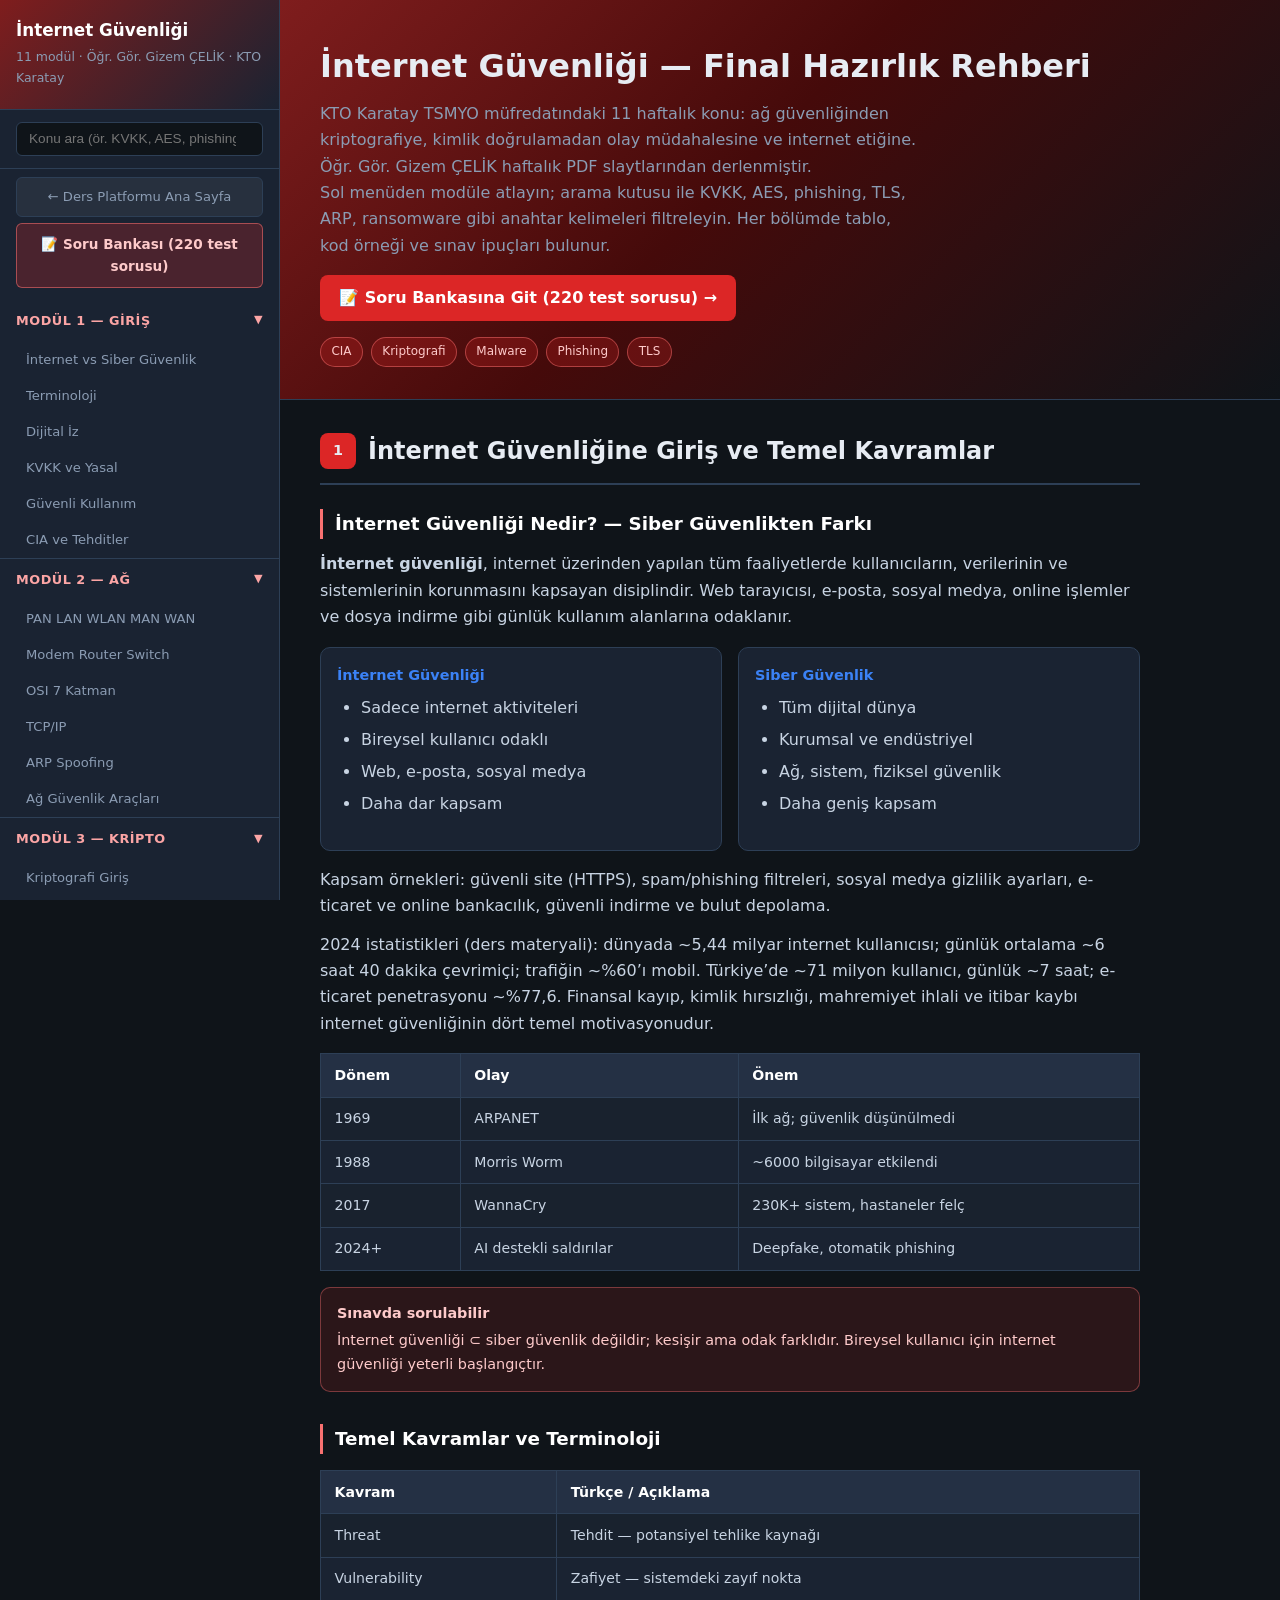
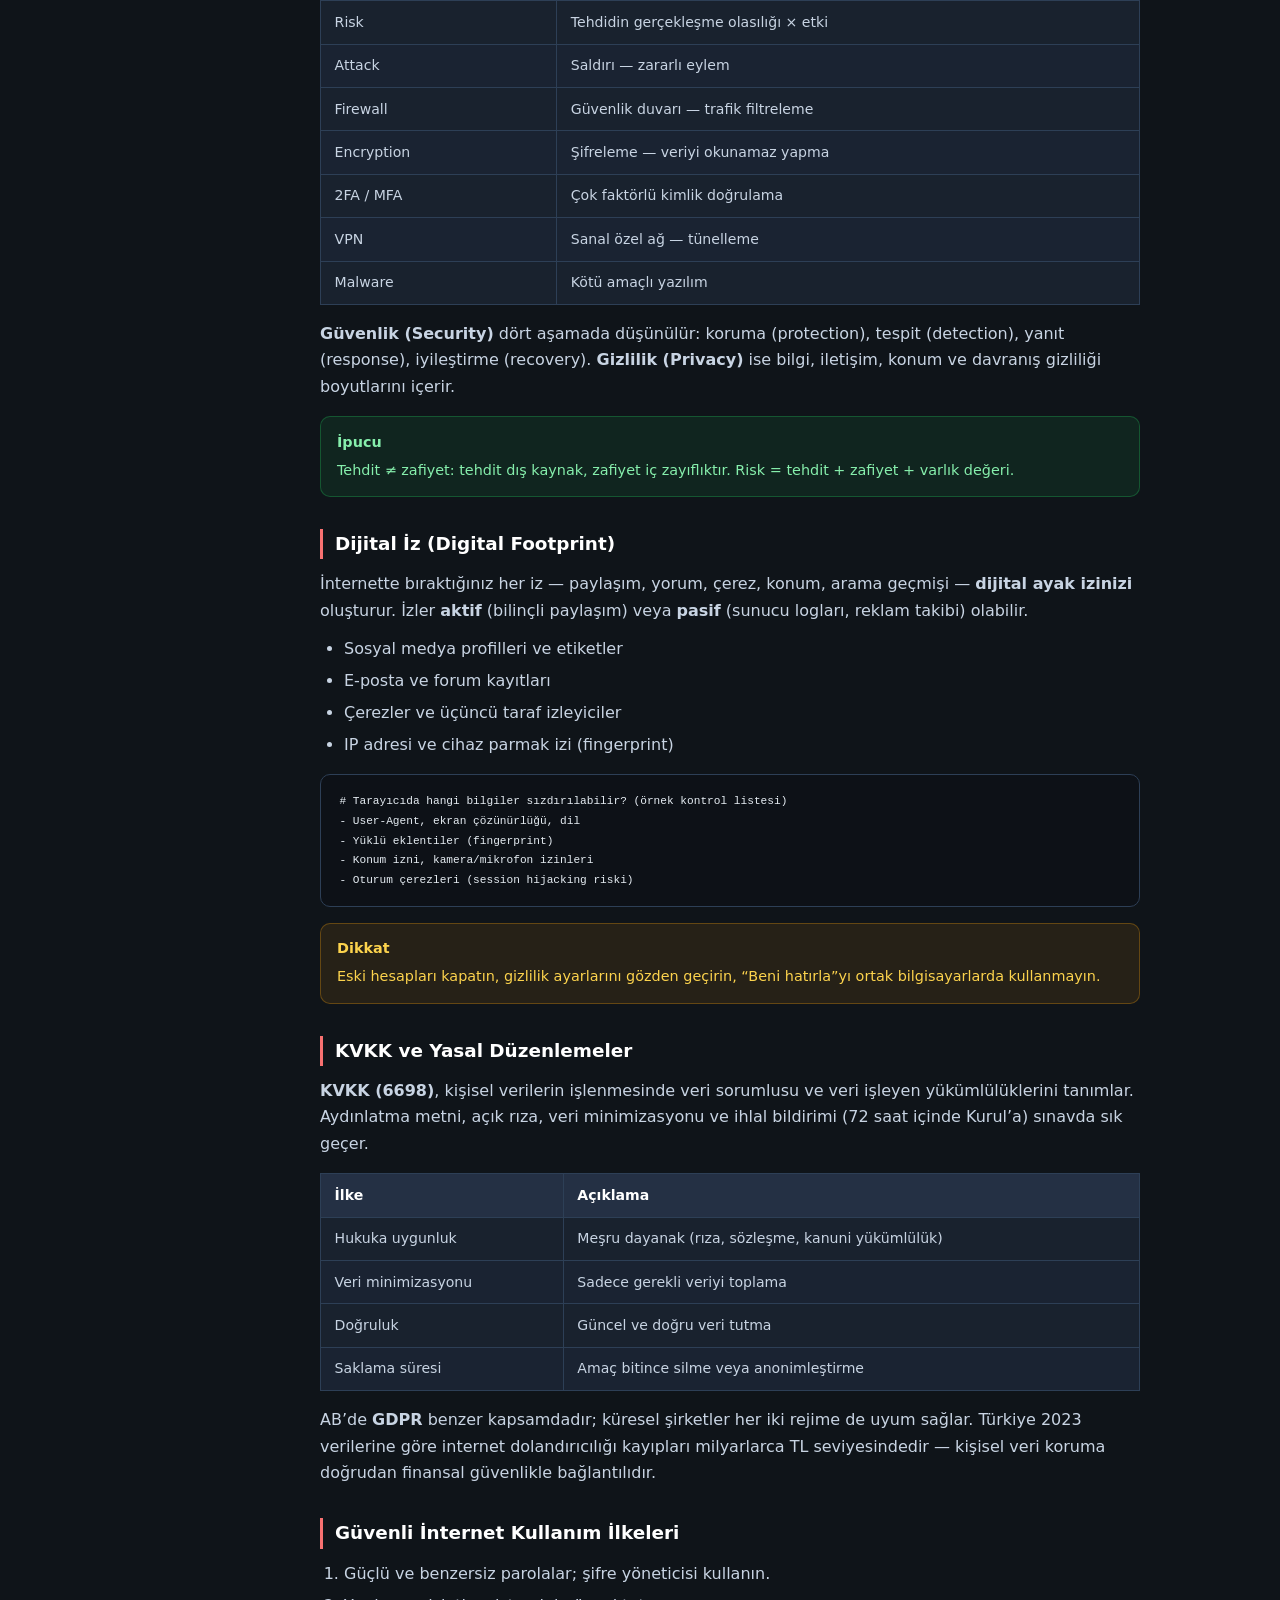
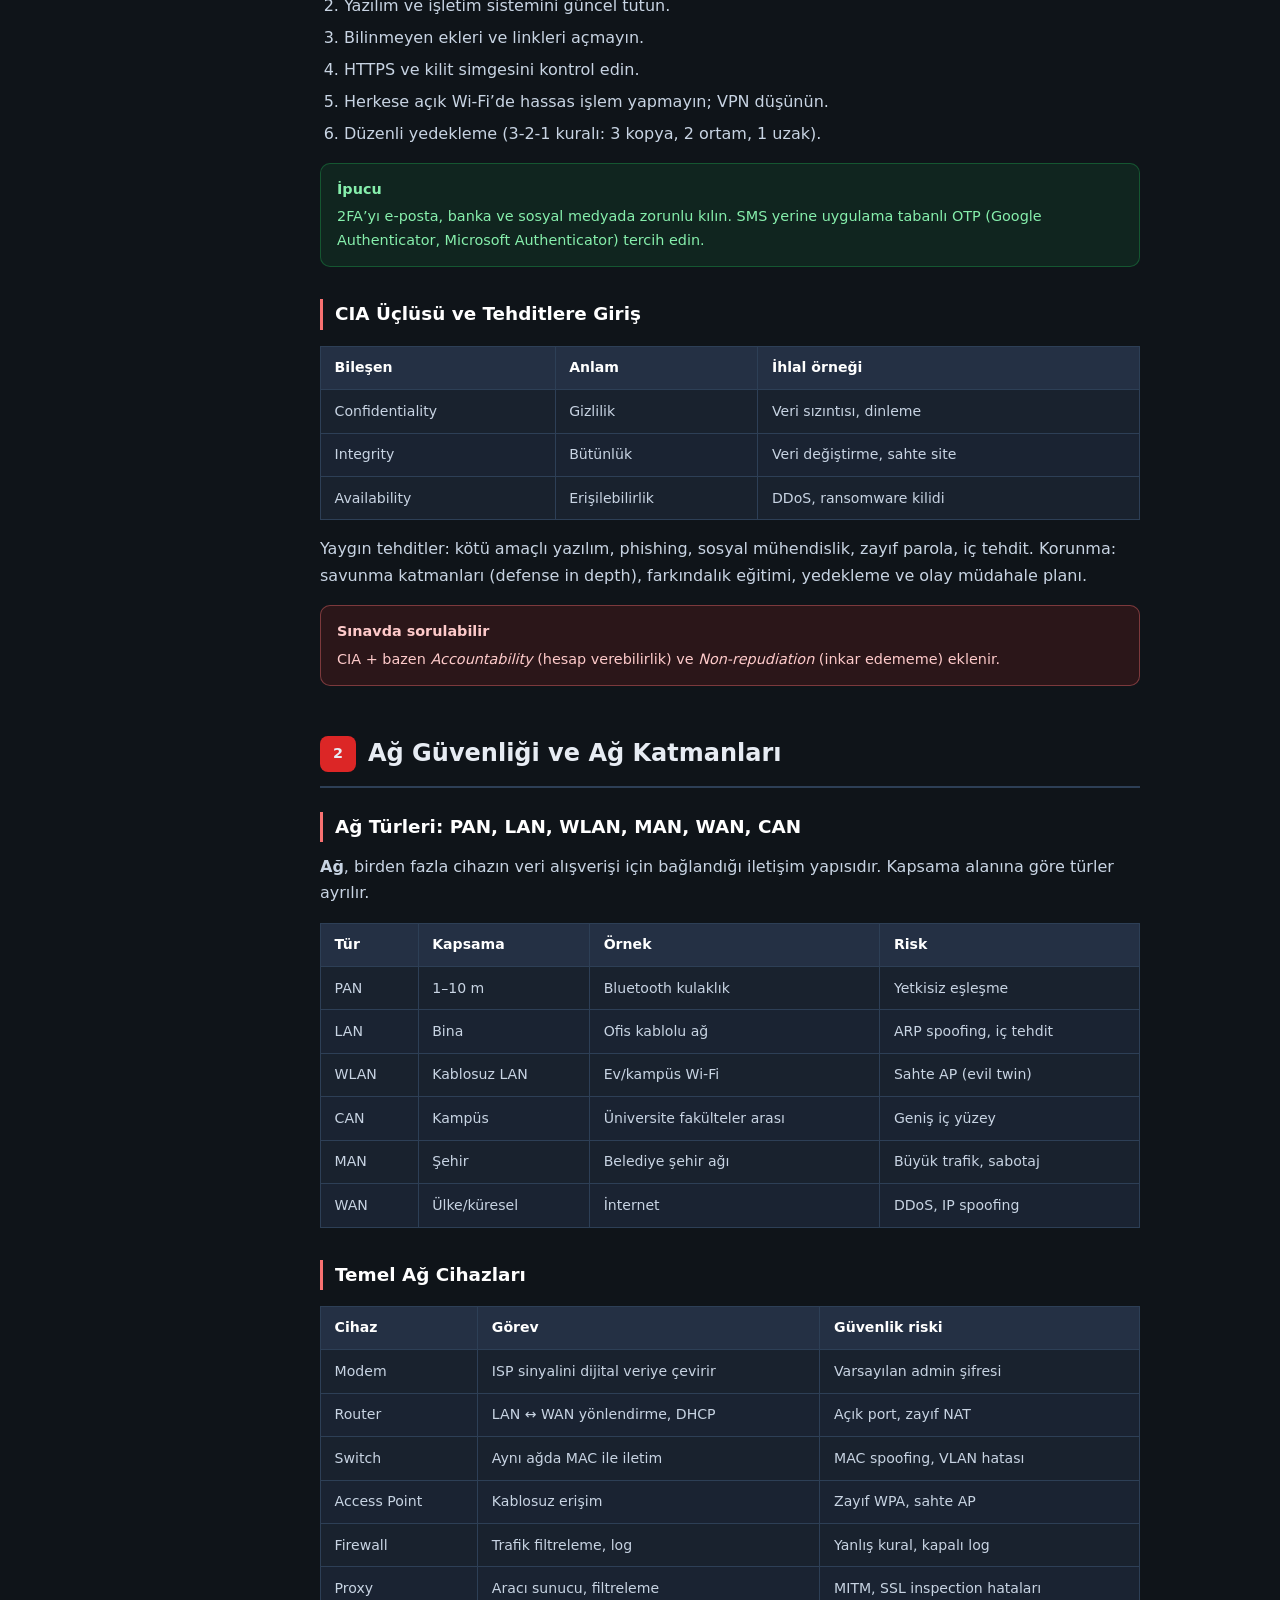
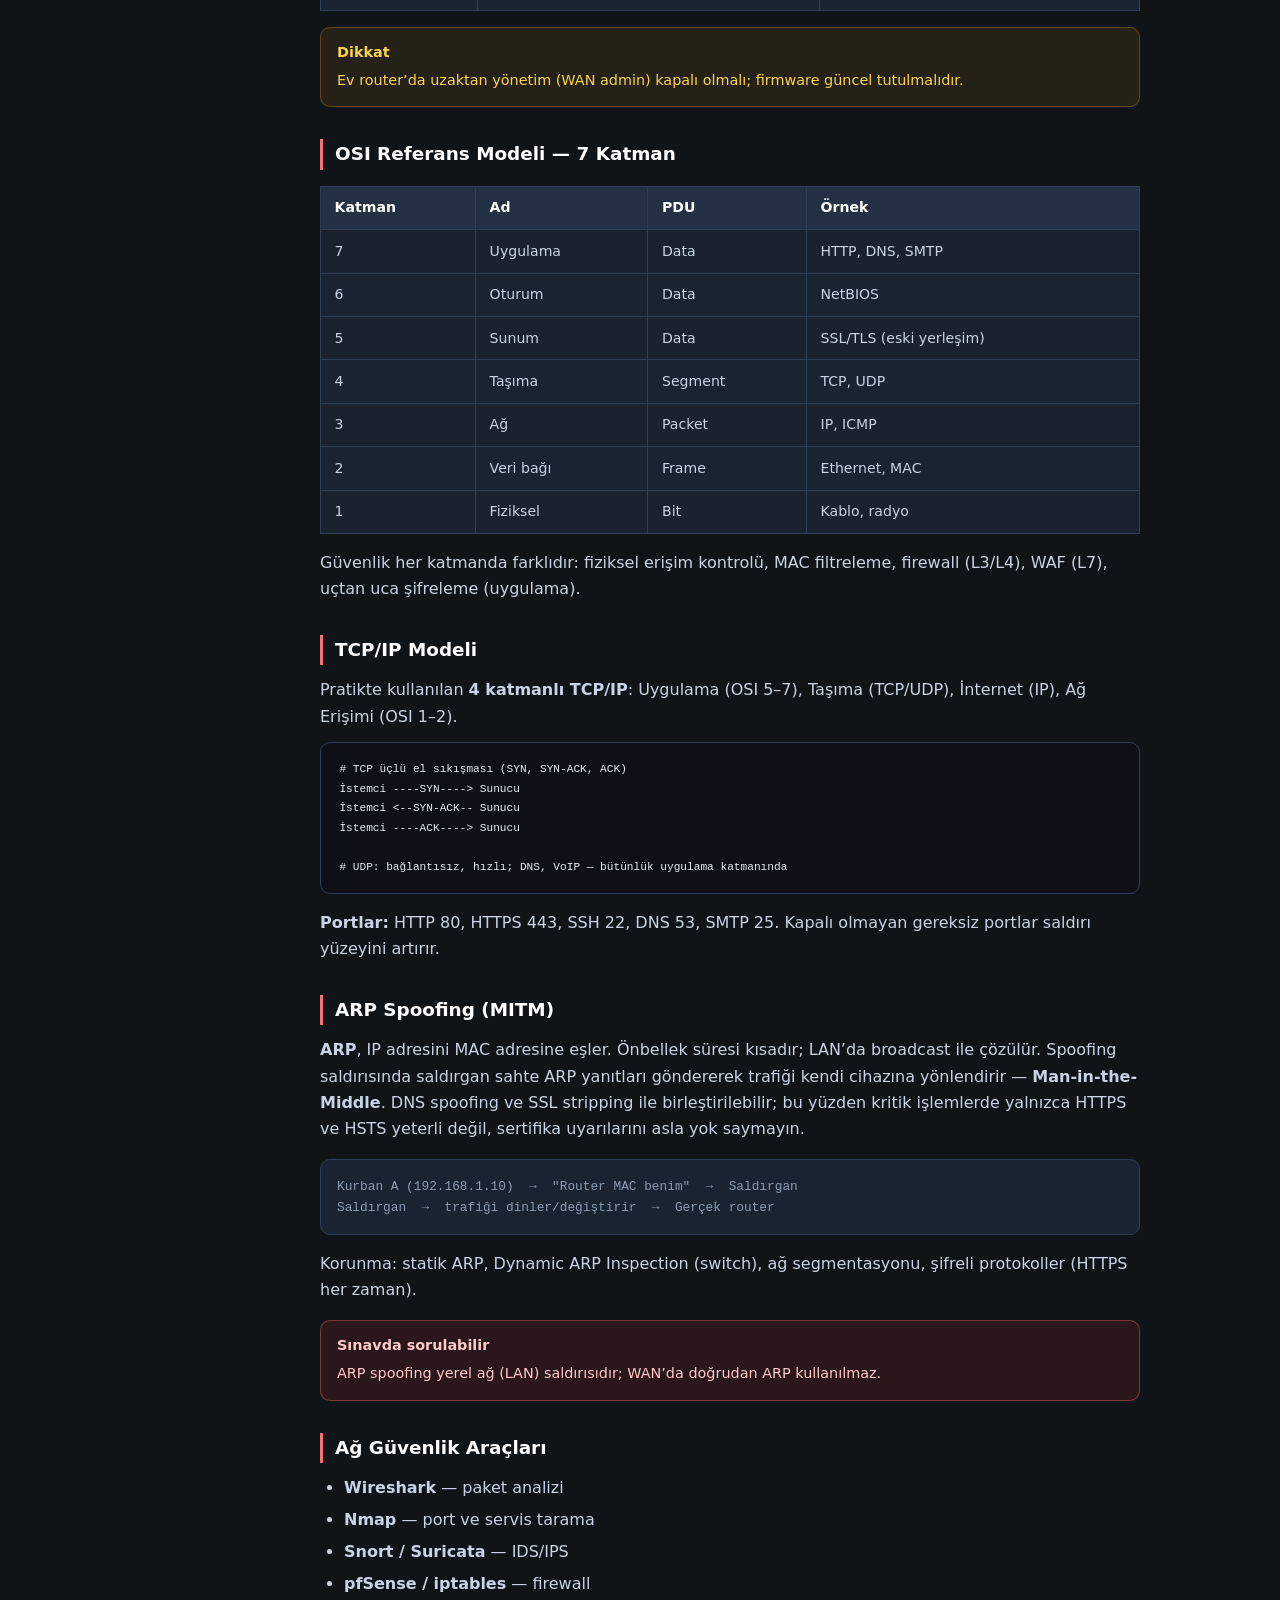
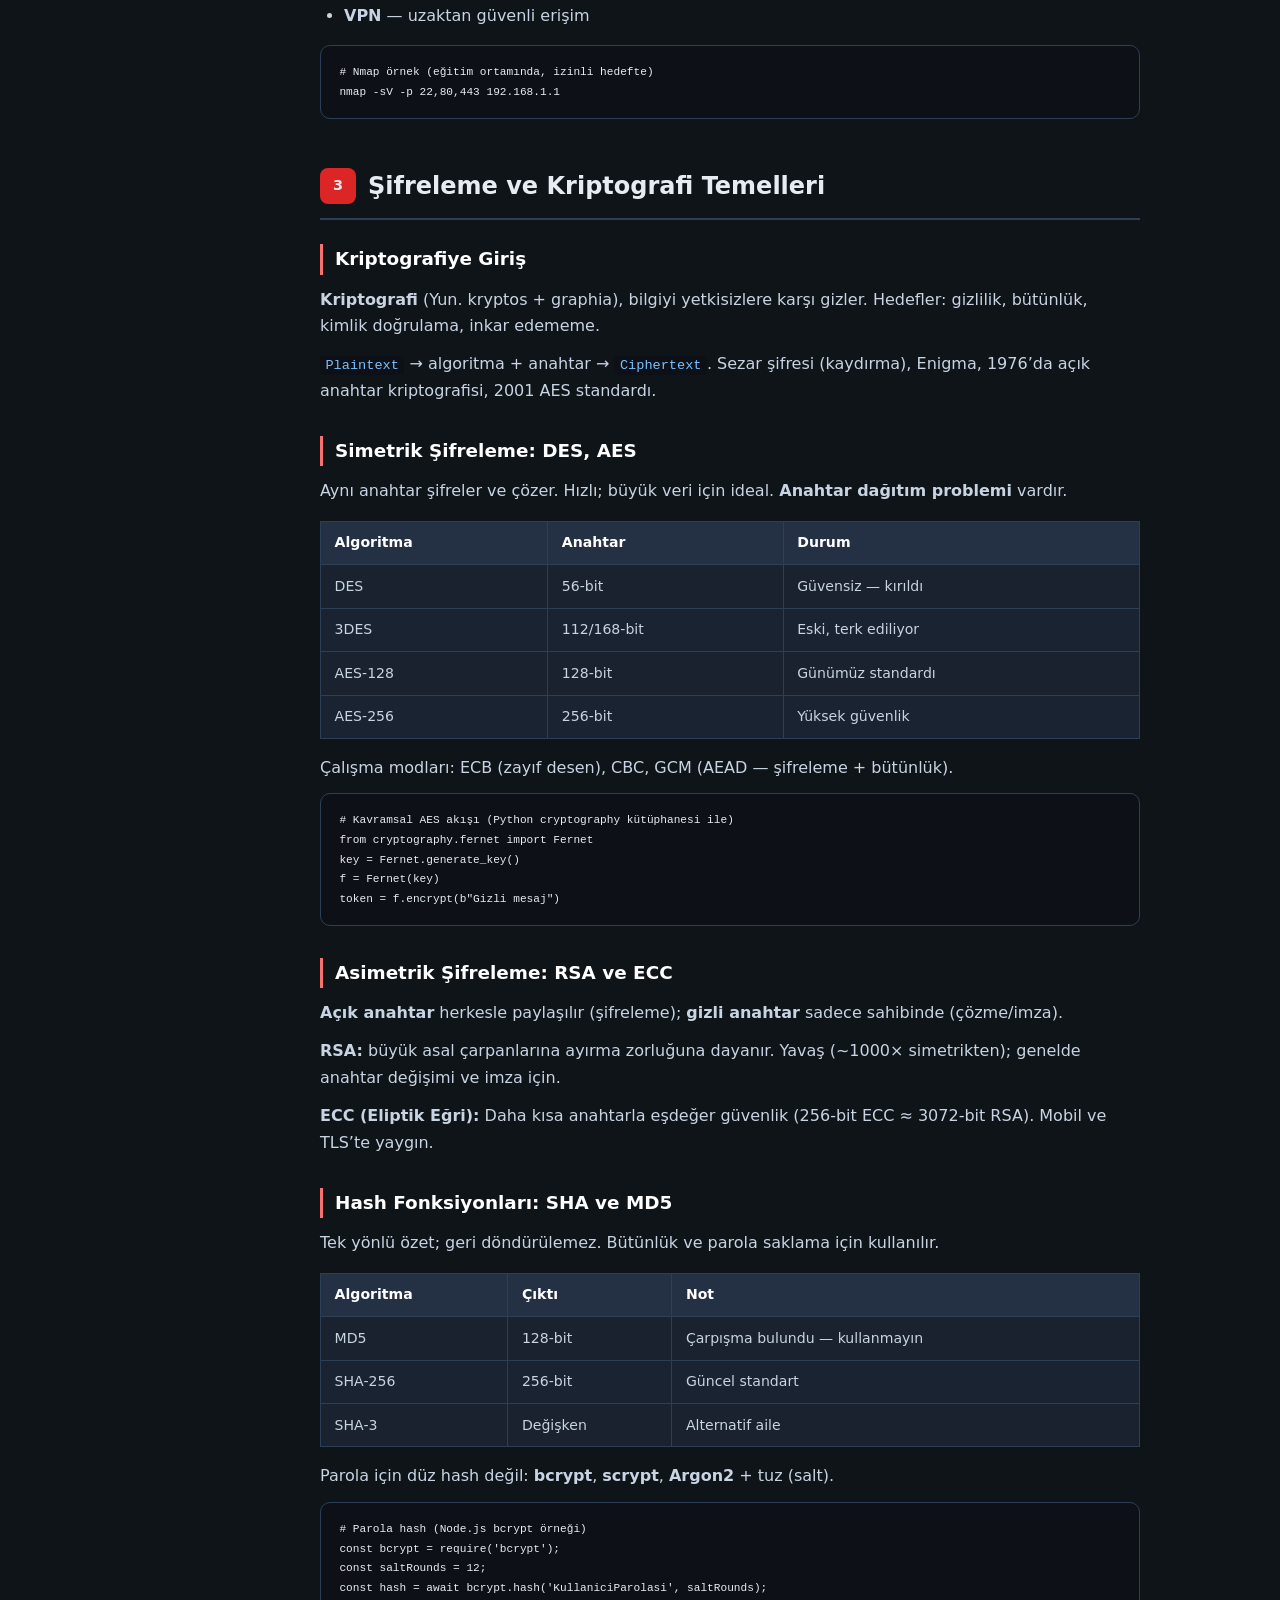
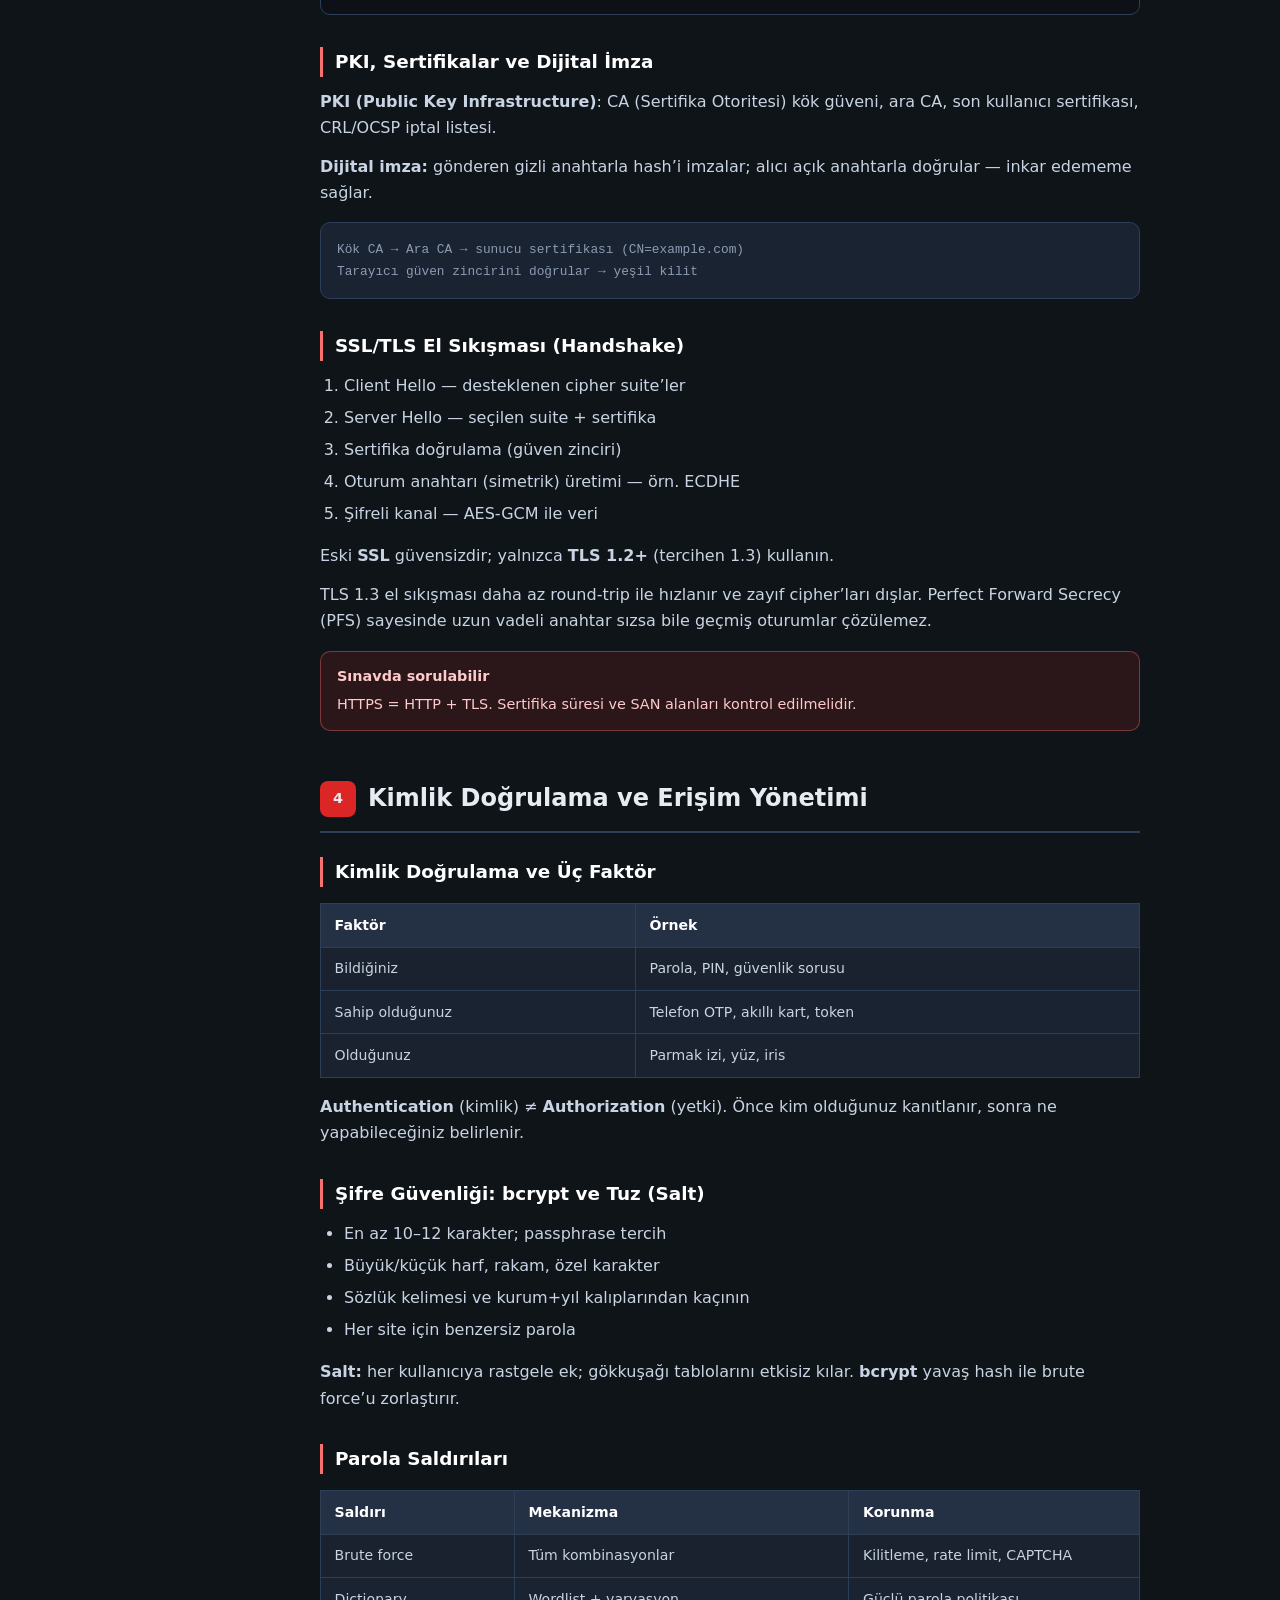
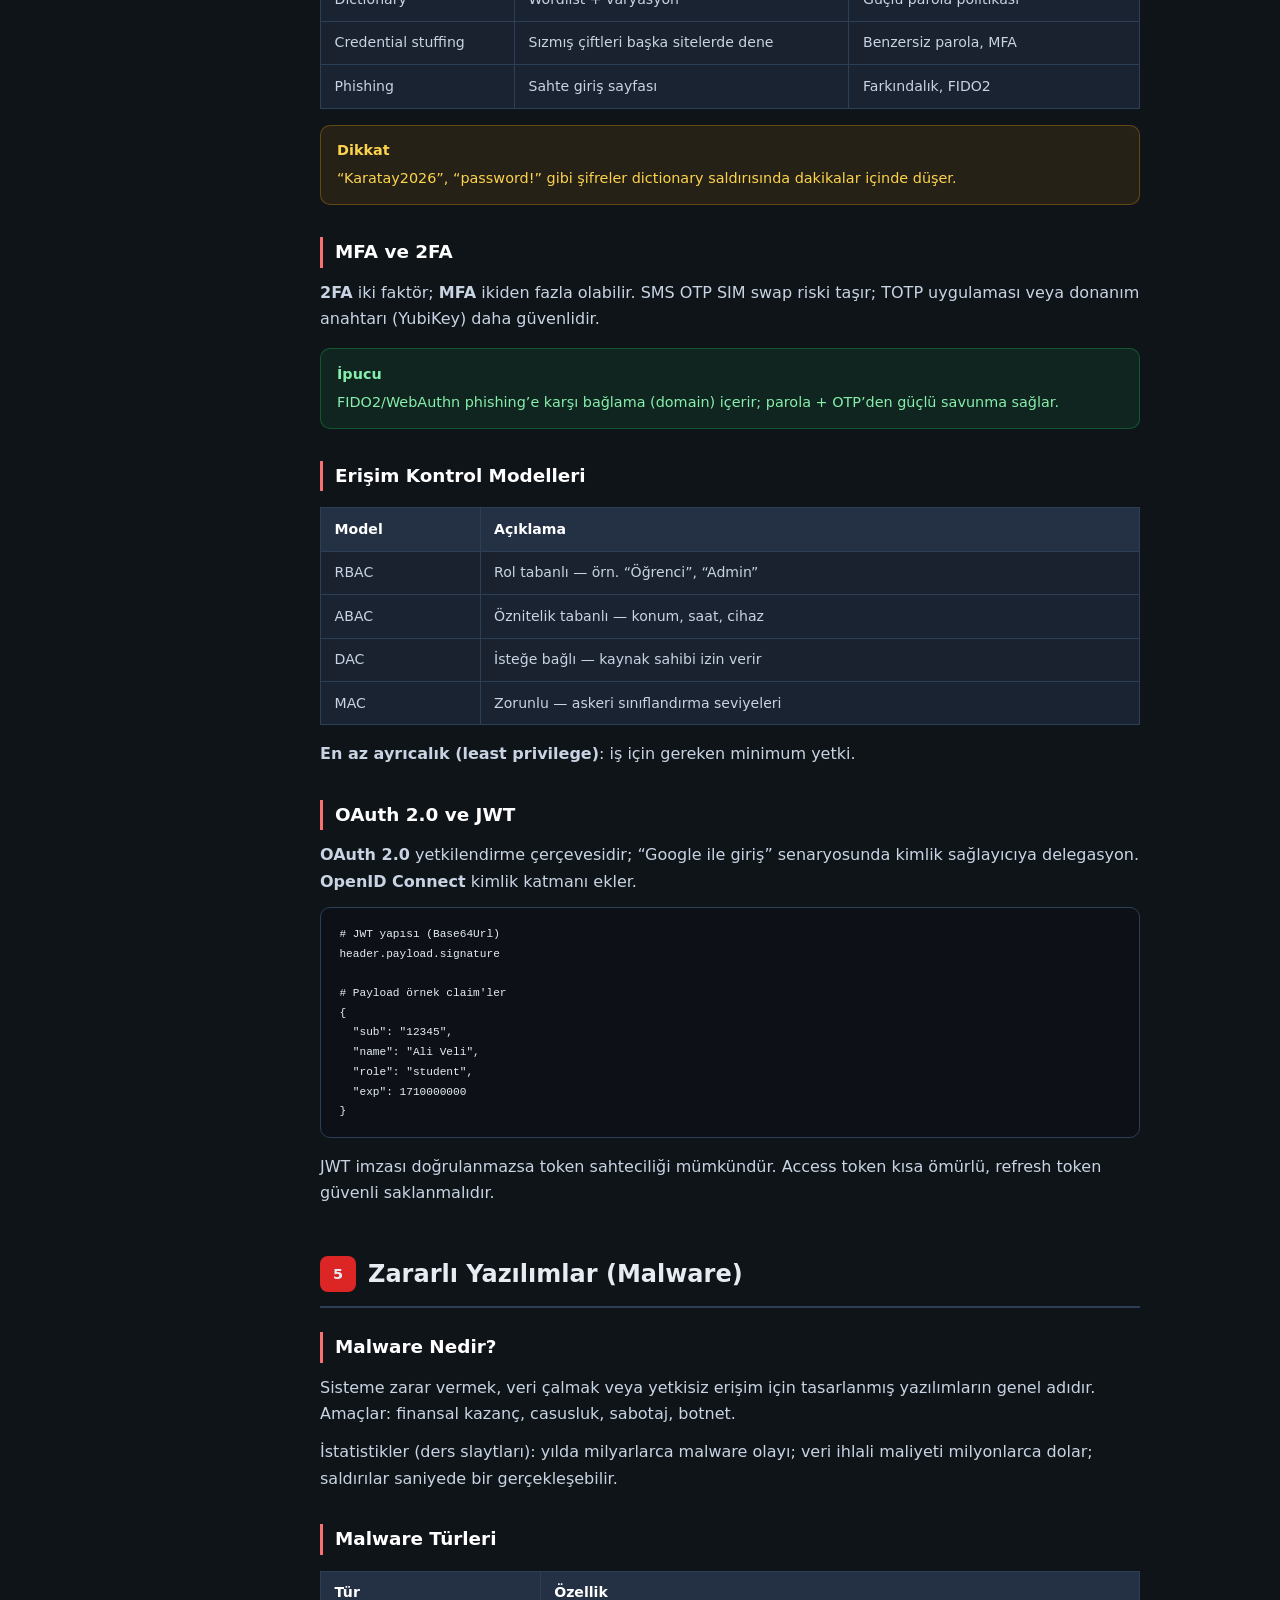
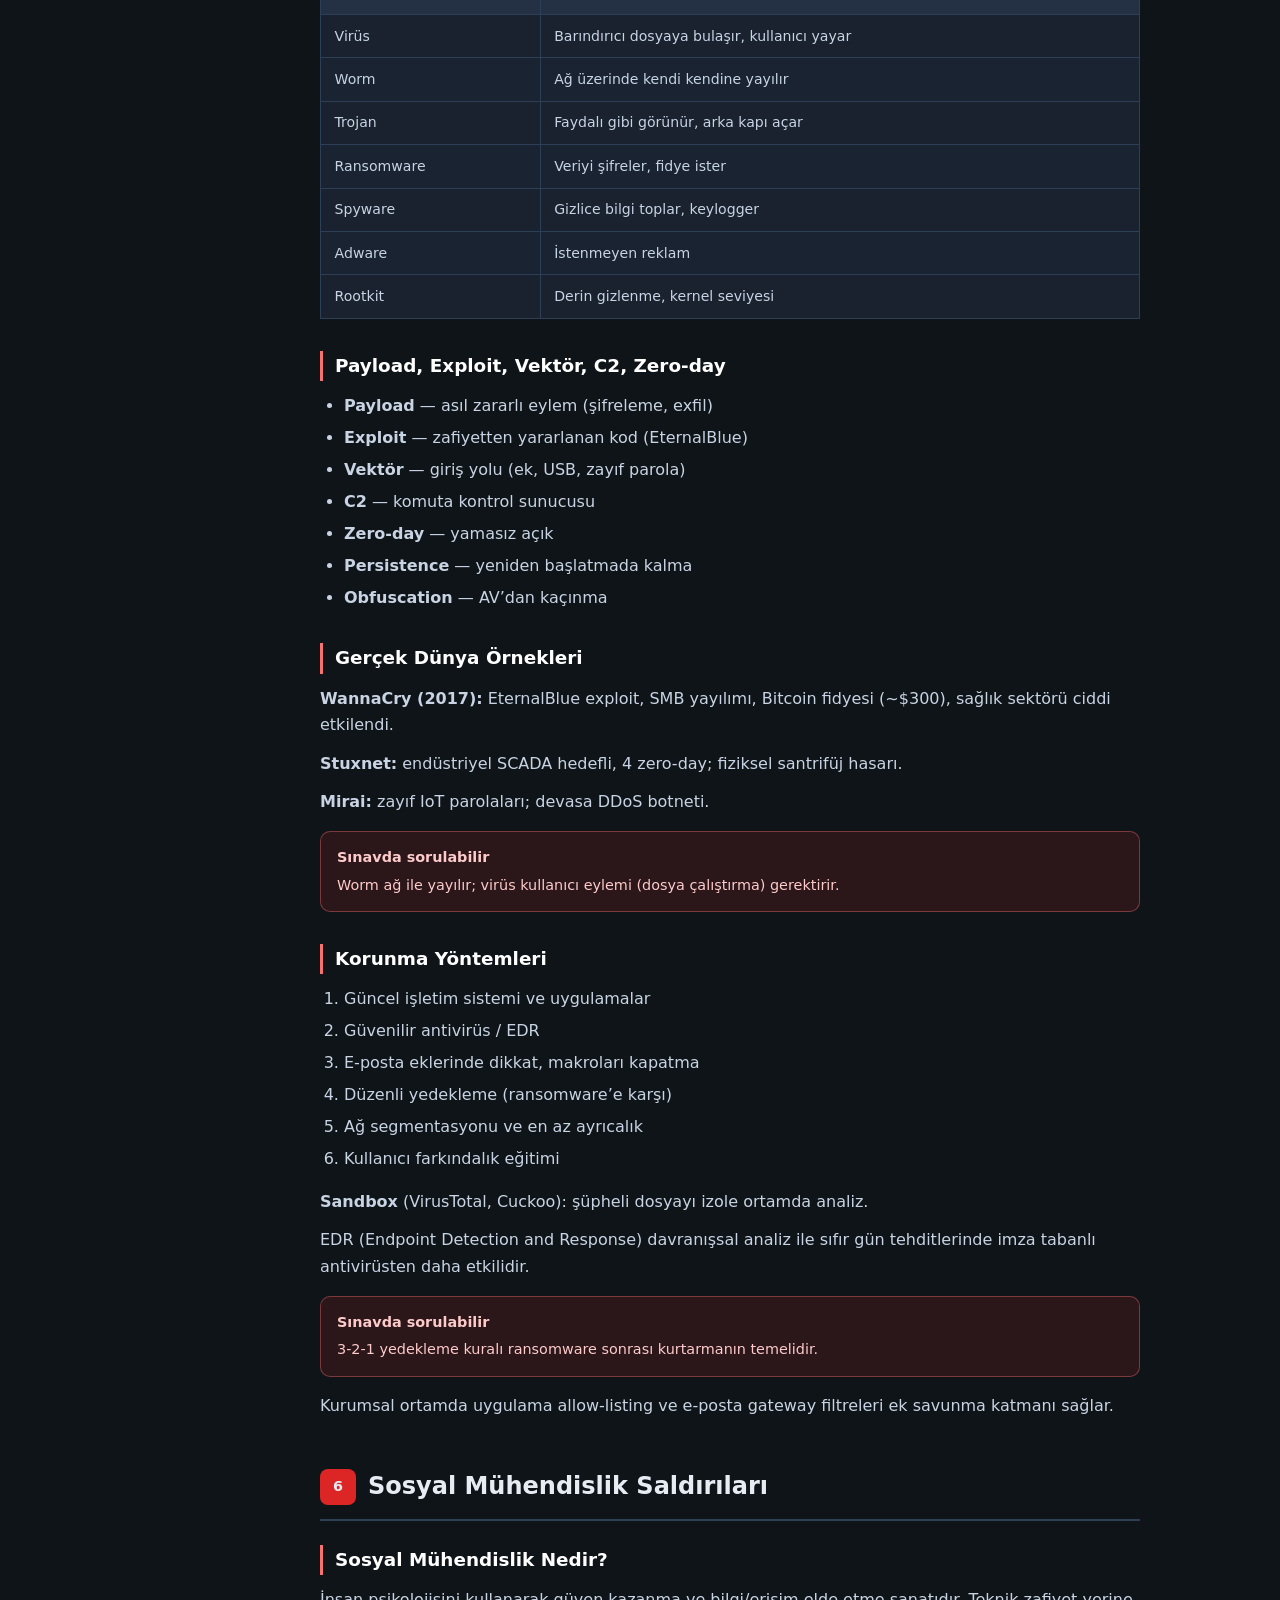
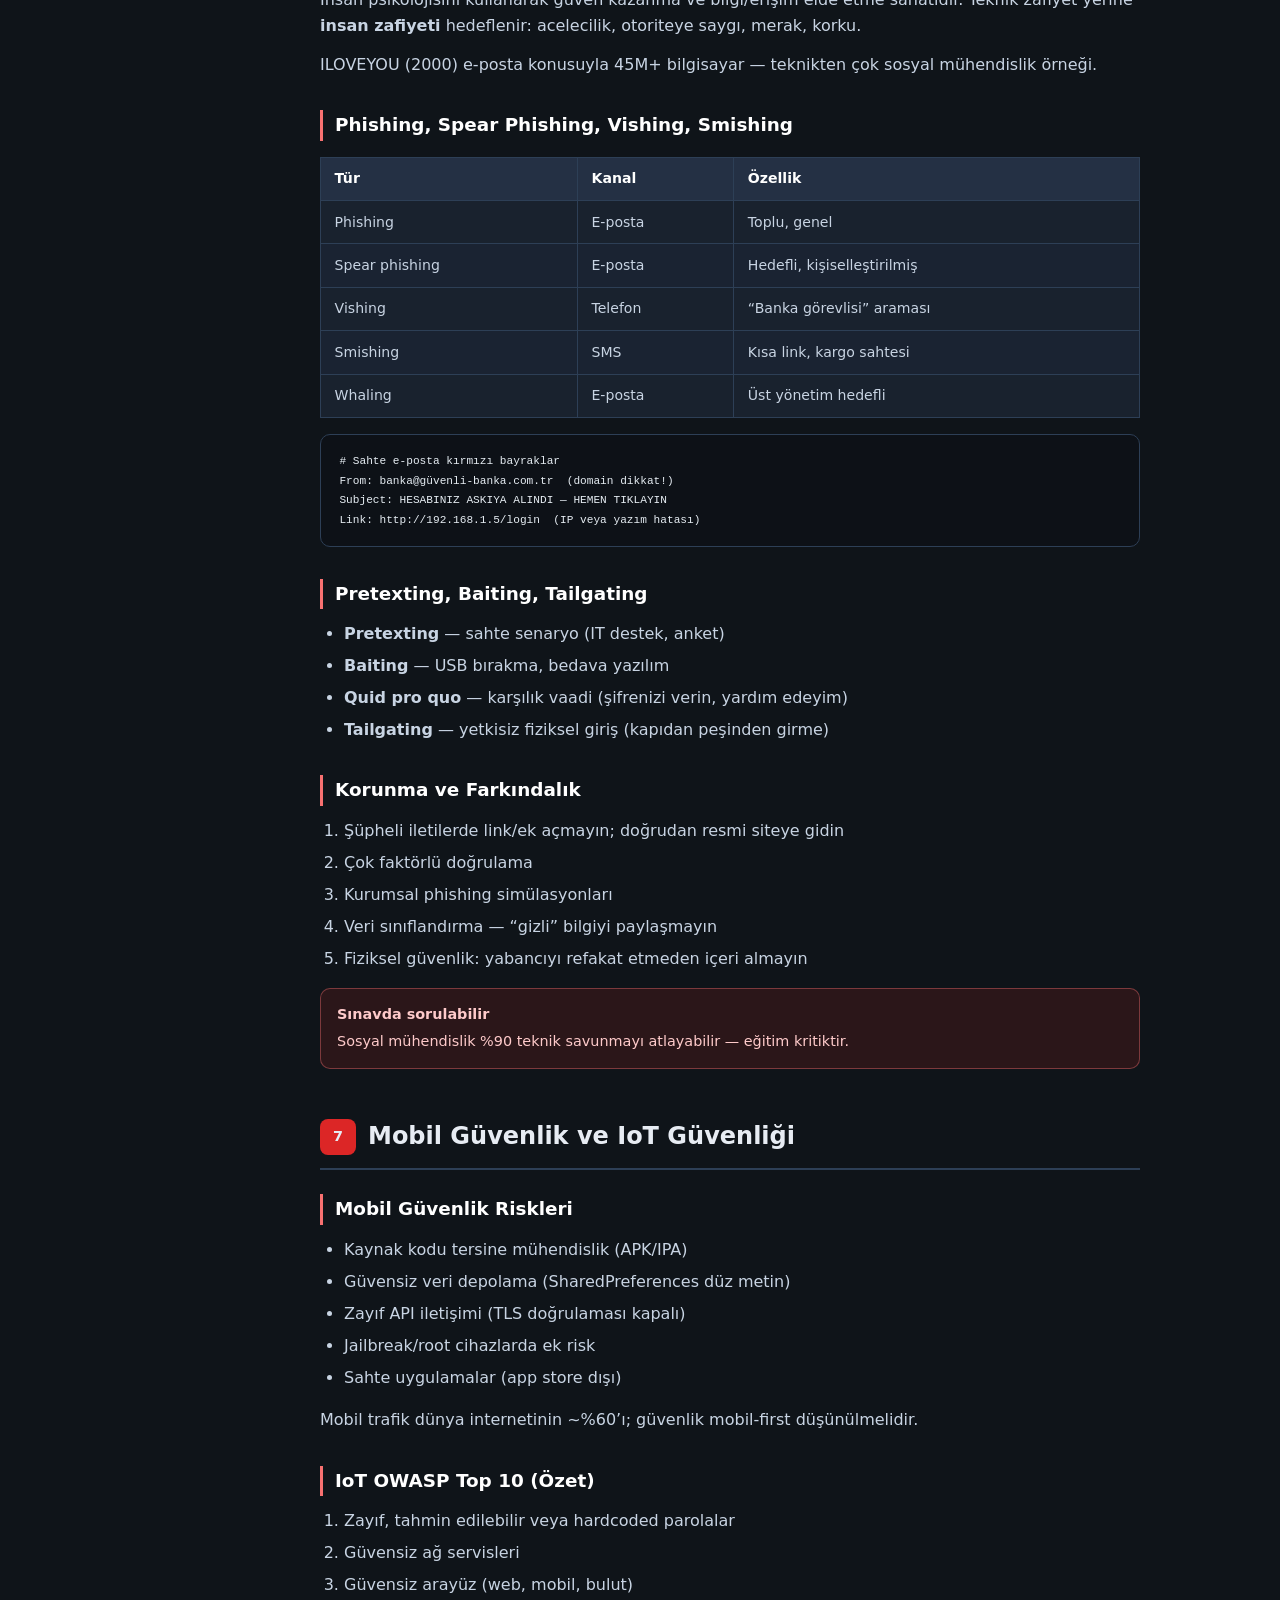
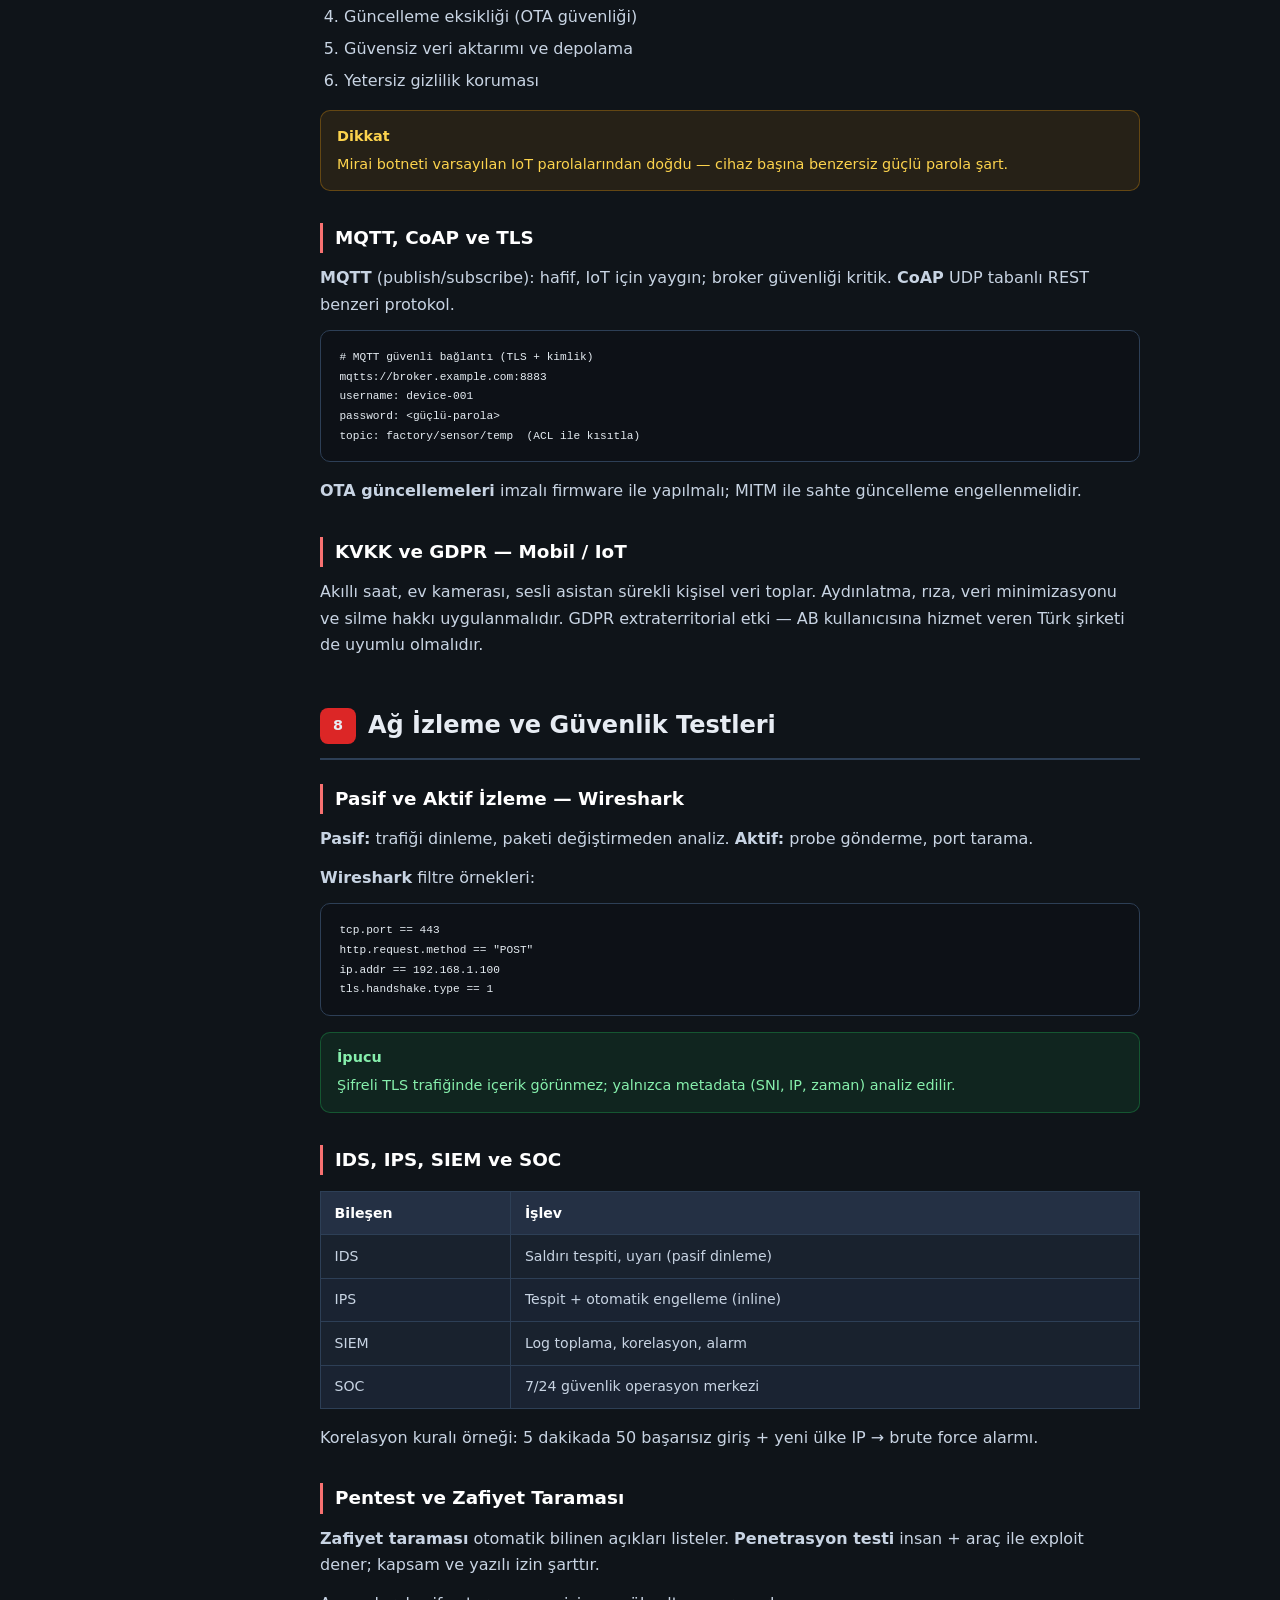
<file: guvenlik/index.html>
<!DOCTYPE html>
<html lang="tr">
<head>
  <meta charset="UTF-8">
  <meta name="viewport" content="width=device-width, initial-scale=1.0">
  <title>İnternet Güvenliği — Ders Notları ve Final Hazırlık</title>
  <link rel="stylesheet" href="../css/style.css">
  <style>
    .hero-guvenlik { background: linear-gradient(135deg, #7f1d1d 0%, #450a0a 45%, var(--bg) 100%); }
    .hero-guvenlik .badge {
      background: rgba(220, 38, 38, 0.25);
      border-color: rgba(248, 113, 113, 0.5);
      color: #fecaca;
    }
    .sidebar-header { background: linear-gradient(135deg, #7f1d1d 0%, var(--surface) 100%); }
    .module-num { background: #dc2626; }
    .section h3 { border-left-color: #f87171; }
    .nav-module-title { color: #fca5a5; }
    .nav-links a.active { border-left-color: #f87171; }
    .hub-link { display: block; text-align: center; padding: 0.5rem; margin-bottom: 0.4rem; background: rgba(255,255,255,0.06); border: 1px solid var(--border); border-radius: 6px; color: var(--muted); text-decoration: none; font-size: 0.82rem; }
    .hub-link:hover { color: var(--text); border-color: #f87171; }
    .btn-quiz-side { display: block; text-align: center; padding: 0.55rem; background: rgba(220, 38, 38, 0.25); border: 1px solid rgba(248, 113, 113, 0.55); border-radius: 6px; color: #fecaca; text-decoration: none; font-size: 0.85rem; font-weight: 600; }
    .btn-quiz-side:hover { background: rgba(220, 38, 38, 0.4); }
    .hero-guvenlik a.cta-quiz { display: inline-block; padding: 0.6rem 1.2rem; background: #dc2626; color: #fff; text-decoration: none; border-radius: 8px; font-weight: 600; margin-top: 1rem; }
    .hero-guvenlik a.cta-quiz:hover { background: #b91c1c; }
    .exam { border-color: rgba(248, 113, 113, 0.4); background: rgba(127, 29, 29, 0.25); color: #fecaca; }
  </style>
</head>
<body>
  <div class="app">
    <aside class="sidebar">
      <div class="sidebar-header">
        <h1>İnternet Güvenliği</h1>
        <p>11 modül · Öğr. Gör. Gizem ÇELİK · KTO Karatay</p>
      </div>
      <div class="search-box">
        <input type="search" id="search" placeholder="Konu ara (ör. KVKK, AES, phishing, TLS)...">
      </div>
      <div style="padding:0.5rem 1rem 0.75rem">
        <a href="../index.html" class="hub-link">← Ders Platformu Ana Sayfa</a>
        <a href="sorular.html" class="btn-quiz-side">📝 Soru Bankası (220 test sorusu)</a>
      </div>
      <nav>
        <div class="nav-module">
          <div class="nav-module-title">Modül 1 — Giriş <span class="arrow">▼</span></div>
          <div class="nav-links">
            <a href="#giris-tanim">İnternet vs Siber Güvenlik</a>
            <a href="#giris-terminoloji">Terminoloji</a>
            <a href="#giris-dijital-iz">Dijital İz</a>
            <a href="#giris-kvkk">KVKK ve Yasal</a>
            <a href="#giris-ilkeler">Güvenli Kullanım</a>
            <a href="#giris-cia-tehdit">CIA ve Tehditler</a>
          </div>
        </div>
        <div class="nav-module">
          <div class="nav-module-title">Modül 2 — Ağ <span class="arrow">▼</span></div>
          <div class="nav-links">
            <a href="#ag-turler">PAN LAN WLAN MAN WAN</a>
            <a href="#ag-cihazlar">Modem Router Switch</a>
            <a href="#ag-osi">OSI 7 Katman</a>
            <a href="#ag-tcpip">TCP/IP</a>
            <a href="#ag-arp-spoof">ARP Spoofing</a>
            <a href="#ag-araclar">Ağ Güvenlik Araçları</a>
          </div>
        </div>
        <div class="nav-module">
          <div class="nav-module-title">Modül 3 — Kripto <span class="arrow">▼</span></div>
          <div class="nav-links">
            <a href="#kripto-giris">Kriptografi Giriş</a>
            <a href="#kripto-simetrik">AES DES Simetrik</a>
            <a href="#kripto-asimetrik">RSA ECC</a>
            <a href="#kripto-hash">SHA MD5 Hash</a>
            <a href="#kripto-pki-imza">PKI ve Dijital İmza</a>
            <a href="#kripto-tls">SSL/TLS Handshake</a>
          </div>
        </div>
        <div class="nav-module">
          <div class="nav-module-title">Modül 4 — Kimlik <span class="arrow">▼</span></div>
          <div class="nav-links">
            <a href="#kimlik-uc-faktor">3 Faktör</a>
            <a href="#kimlik-sifre">Şifre bcrypt Salt</a>
            <a href="#kimlik-saldiri">Brute Force Phishing</a>
            <a href="#kimlik-mfa">MFA 2FA</a>
            <a href="#kimlik-erisim">RBAC ABAC DAC MAC</a>
            <a href="#kimlik-oauth">OAuth JWT</a>
          </div>
        </div>
        <div class="nav-module">
          <div class="nav-module-title">Modül 5 — Malware <span class="arrow">▼</span></div>
          <div class="nav-links">
            <a href="#malware-tanim">Malware Tanım</a>
            <a href="#malware-turler">Virüs Worm Trojan</a>
            <a href="#malware-kavramlar">Payload C2 Zero-day</a>
            <a href="#malware-ornekler">WannaCry Stuxnet</a>
            <a href="#malware-korunma">Korunma</a>
          </div>
        </div>
        <div class="nav-module">
          <div class="nav-module-title">Modül 6 — Sosyal Müh. <span class="arrow">▼</span></div>
          <div class="nav-links">
            <a href="#sosyal-tanim">Sosyal Mühendislik</a>
            <a href="#sosyal-turler">Phishing Vishing Smishing</a>
            <a href="#sosyal-teknikler">Pretexting Baiting</a>
            <a href="#sosyal-korunma">Farkındalık</a>
          </div>
        </div>
        <div class="nav-module">
          <div class="nav-module-title">Modül 7 — IoT / Mobil <span class="arrow">▼</span></div>
          <div class="nav-links">
            <a href="#iot-mobil-risk">Mobil Riskler</a>
            <a href="#iot-owasp">IoT OWASP</a>
            <a href="#iot-protokol">MQTT CoAP TLS</a>
            <a href="#iot-kvkk-gdpr">KVKK GDPR</a>
          </div>
        </div>
        <div class="nav-module">
          <div class="nav-module-title">Modül 8 — İzleme <span class="arrow">▼</span></div>
          <div class="nav-links">
            <a href="#izleme-wireshark">Wireshark</a>
            <a href="#izleme-ids-siem">IDS IPS SIEM SOC</a>
            <a href="#izleme-pentest">Pentest Tarama</a>
            <a href="#izleme-cia-ddos">CIA ve DDoS</a>
          </div>
        </div>
        <div class="nav-module">
          <div class="nav-module-title">Modül 9 — Protokol <span class="arrow">▼</span></div>
          <div class="nav-links">
            <a href="#protokol-tls-https">TLS SSL HTTPS</a>
            <a href="#protokol-ipsec-ssh">IPsec SSH</a>
            <a href="#protokol-standart">ISO27001 NIST OWASP</a>
            <a href="#protokol-kablosuz-email">WPA E-posta</a>
          </div>
        </div>
        <div class="nav-module">
          <div class="nav-module-title">Modül 10 — Olay Yönetimi <span class="arrow">▼</span></div>
          <div class="nav-links">
            <a href="#olay-tanim">Güvenlik Olayı</a>
            <a href="#olay-fazlar">Müdahale Fazları</a>
            <a href="#olay-irt-soar">IRT ve SOAR</a>
            <a href="#olay-post-review">Olay Sonrası</a>
          </div>
        </div>
        <div class="nav-module">
          <div class="nav-module-title">Modül 11 — Etik <span class="arrow">▼</span></div>
          <div class="nav-links">
            <a href="#etik-vatandaslik">Dijital Vatandaşlık</a>
            <a href="#etik-telif-siber">Telif ve Siber Zorbalık</a>
            <a href="#etik-sapkalar">White Black Gray Hat</a>
            <a href="#etik-mahremiyet">Mahremiyet ve Paylaşım</a>
          </div>
        </div>
      </nav>
    </aside>

    <main class="main">
      <header class="hero hero-guvenlik">
        <h2>İnternet Güvenliği — Final Hazırlık Rehberi</h2>
        <p>KTO Karatay TSMYO müfredatındaki 11 haftalık konu: ağ güvenliğinden kriptografiye, kimlik doğrulamadan olay müdahalesine ve internet etiğine. Öğr. Gör. Gizem ÇELİK haftalık PDF slaytlarından derlenmiştir.</p>
        <p>Sol menüden modüle atlayın; arama kutusu ile KVKK, AES, phishing, TLS, ARP, ransomware gibi anahtar kelimeleri filtreleyin. Her bölümde tablo, kod örneği ve sınav ipuçları bulunur.</p>
        <a href="sorular.html" class="cta-quiz">📝 Soru Bankasına Git (220 test sorusu) →</a>
        <div class="badges">
          <span class="badge">CIA</span>
          <span class="badge">Kriptografi</span>
          <span class="badge">Malware</span>
          <span class="badge">Phishing</span>
          <span class="badge">TLS</span>
        </div>
      </header>

      <div class="content">

        <article class="module" id="hafta1-giris">
          <div class="module-header">
            <span class="module-num">1</span>
            <h2>İnternet Güvenliğine Giriş ve Temel Kavramlar</h2>
          </div>

          <section class="section" id="giris-tanim">
            <h3>İnternet Güvenliği Nedir? — Siber Güvenlikten Farkı</h3>
            <p><strong>İnternet güvenliği</strong>, internet üzerinden yapılan tüm faaliyetlerde kullanıcıların, verilerinin ve sistemlerinin korunmasını kapsayan disiplindir. Web tarayıcısı, e-posta, sosyal medya, online işlemler ve dosya indirme gibi günlük kullanım alanlarına odaklanır.</p>
            <div class="compare-grid">
              <div class="compare-card">
                <h4>İnternet Güvenliği</h4>
                <ul>
                  <li>Sadece internet aktiviteleri</li>
                  <li>Bireysel kullanıcı odaklı</li>
                  <li>Web, e-posta, sosyal medya</li>
                  <li>Daha dar kapsam</li>
                </ul>
              </div>
              <div class="compare-card">
                <h4>Siber Güvenlik</h4>
                <ul>
                  <li>Tüm dijital dünya</li>
                  <li>Kurumsal ve endüstriyel</li>
                  <li>Ağ, sistem, fiziksel güvenlik</li>
                  <li>Daha geniş kapsam</li>
                </ul>
              </div>
            </div>
            <p>Kapsam örnekleri: güvenli site (HTTPS), spam/phishing filtreleri, sosyal medya gizlilik ayarları, e-ticaret ve online bankacılık, güvenli indirme ve bulut depolama.</p>
            <p>2024 istatistikleri (ders materyali): dünyada ~5,44 milyar internet kullanıcısı; günlük ortalama ~6 saat 40 dakika çevrimiçi; trafiğin ~%60’ı mobil. Türkiye’de ~71 milyon kullanıcı, günlük ~7 saat; e-ticaret penetrasyonu ~%77,6. Finansal kayıp, kimlik hırsızlığı, mahremiyet ihlali ve itibar kaybı internet güvenliğinin dört temel motivasyonudur.</p>
            <table>
              <tr><th>Dönem</th><th>Olay</th><th>Önem</th></tr>
              <tr><td>1969</td><td>ARPANET</td><td>İlk ağ; güvenlik düşünülmedi</td></tr>
              <tr><td>1988</td><td>Morris Worm</td><td>~6000 bilgisayar etkilendi</td></tr>
              <tr><td>2017</td><td>WannaCry</td><td>230K+ sistem, hastaneler felç</td></tr>
              <tr><td>2024+</td><td>AI destekli saldırılar</td><td>Deepfake, otomatik phishing</td></tr>
            </table>
            <div class="exam"><strong>Sınavda sorulabilir</strong>İnternet güvenliği ⊂ siber güvenlik değildir; kesişir ama odak farklıdır. Bireysel kullanıcı için internet güvenliği yeterli başlangıçtır.</div>
          </section>

          <section class="section" id="giris-terminoloji">
            <h3>Temel Kavramlar ve Terminoloji</h3>
            <table>
              <tr><th>Kavram</th><th>Türkçe / Açıklama</th></tr>
              <tr><td>Threat</td><td>Tehdit — potansiyel tehlike kaynağı</td></tr>
              <tr><td>Vulnerability</td><td>Zafiyet — sistemdeki zayıf nokta</td></tr>
              <tr><td>Risk</td><td>Tehdidin gerçekleşme olasılığı × etki</td></tr>
              <tr><td>Attack</td><td>Saldırı — zararlı eylem</td></tr>
              <tr><td>Firewall</td><td>Güvenlik duvarı — trafik filtreleme</td></tr>
              <tr><td>Encryption</td><td>Şifreleme — veriyi okunamaz yapma</td></tr>
              <tr><td>2FA / MFA</td><td>Çok faktörlü kimlik doğrulama</td></tr>
              <tr><td>VPN</td><td>Sanal özel ağ — tünelleme</td></tr>
              <tr><td>Malware</td><td>Kötü amaçlı yazılım</td></tr>
            </table>
            <p><strong>Güvenlik (Security)</strong> dört aşamada düşünülür: koruma (protection), tespit (detection), yanıt (response), iyileştirme (recovery). <strong>Gizlilik (Privacy)</strong> ise bilgi, iletişim, konum ve davranış gizliliği boyutlarını içerir.</p>
            <div class="tip"><strong>İpucu</strong>Tehdit ≠ zafiyet: tehdit dış kaynak, zafiyet iç zayıflıktır. Risk = tehdit + zafiyet + varlık değeri.</div>
          </section>

          <section class="section" id="giris-dijital-iz">
            <h3>Dijital İz (Digital Footprint)</h3>
            <p>İnternette bıraktığınız her iz — paylaşım, yorum, çerez, konum, arama geçmişi — <strong>dijital ayak izinizi</strong> oluşturur. İzler <strong>aktif</strong> (bilinçli paylaşım) veya <strong>pasif</strong> (sunucu logları, reklam takibi) olabilir.</p>
            <ul>
              <li>Sosyal medya profilleri ve etiketler</li>
              <li>E-posta ve forum kayıtları</li>
              <li>Çerezler ve üçüncü taraf izleyiciler</li>
              <li>IP adresi ve cihaz parmak izi (fingerprint)</li>
            </ul>
            <pre><code># Tarayıcıda hangi bilgiler sızdırılabilir? (örnek kontrol listesi)
- User-Agent, ekran çözünürlüğü, dil
- Yüklü eklentiler (fingerprint)
- Konum izni, kamera/mikrofon izinleri
- Oturum çerezleri (session hijacking riski)</code></pre>
            <div class="warn"><strong>Dikkat</strong>Eski hesapları kapatın, gizlilik ayarlarını gözden geçirin, “Beni hatırla”yı ortak bilgisayarlarda kullanmayın.</div>
          </section>

          <section class="section" id="giris-kvkk">
            <h3>KVKK ve Yasal Düzenlemeler</h3>
            <p><strong>KVKK (6698)</strong>, kişisel verilerin işlenmesinde veri sorumlusu ve veri işleyen yükümlülüklerini tanımlar. Aydınlatma metni, açık rıza, veri minimizasyonu ve ihlal bildirimi (72 saat içinde Kurul’a) sınavda sık geçer.</p>
            <table>
              <tr><th>İlke</th><th>Açıklama</th></tr>
              <tr><td>Hukuka uygunluk</td><td>Meşru dayanak (rıza, sözleşme, kanuni yükümlülük)</td></tr>
              <tr><td>Veri minimizasyonu</td><td>Sadece gerekli veriyi toplama</td></tr>
              <tr><td>Doğruluk</td><td>Güncel ve doğru veri tutma</td></tr>
              <tr><td>Saklama süresi</td><td>Amaç bitince silme veya anonimleştirme</td></tr>
            </table>
            <p>AB’de <strong>GDPR</strong> benzer kapsamdadır; küresel şirketler her iki rejime de uyum sağlar. Türkiye 2023 verilerine göre internet dolandırıcılığı kayıpları milyarlarca TL seviyesindedir — kişisel veri koruma doğrudan finansal güvenlikle bağlantılıdır.</p>
          </section>

          <section class="section" id="giris-ilkeler">
            <h3>Güvenli İnternet Kullanım İlkeleri</h3>
            <ol>
              <li>Güçlü ve benzersiz parolalar; şifre yöneticisi kullanın.</li>
              <li>Yazılım ve işletim sistemini güncel tutun.</li>
              <li>Bilinmeyen ekleri ve linkleri açmayın.</li>
              <li>HTTPS ve kilit simgesini kontrol edin.</li>
              <li>Herkese açık Wi-Fi’de hassas işlem yapmayın; VPN düşünün.</li>
              <li>Düzenli yedekleme (3-2-1 kuralı: 3 kopya, 2 ortam, 1 uzak).</li>
            </ol>
            <div class="tip"><strong>İpucu</strong>2FA’yı e-posta, banka ve sosyal medyada zorunlu kılın. SMS yerine uygulama tabanlı OTP (Google Authenticator, Microsoft Authenticator) tercih edin.</div>
          </section>

          <section class="section" id="giris-cia-tehdit">
            <h3>CIA Üçlüsü ve Tehditlere Giriş</h3>
            <table>
              <tr><th>Bileşen</th><th>Anlam</th><th>İhlal örneği</th></tr>
              <tr><td>Confidentiality</td><td>Gizlilik</td><td>Veri sızıntısı, dinleme</td></tr>
              <tr><td>Integrity</td><td>Bütünlük</td><td>Veri değiştirme, sahte site</td></tr>
              <tr><td>Availability</td><td>Erişilebilirlik</td><td>DDoS, ransomware kilidi</td></tr>
            </table>
            <p>Yaygın tehditler: kötü amaçlı yazılım, phishing, sosyal mühendislik, zayıf parola, iç tehdit. Korunma: savunma katmanları (defense in depth), farkındalık eğitimi, yedekleme ve olay müdahale planı.</p>
            <div class="exam"><strong>Sınavda sorulabilir</strong>CIA + bazen <em>Accountability</em> (hesap verebilirlik) ve <em>Non-repudiation</em> (inkar edememe) eklenir.</div>
          </section>
        </article>

        <article class="module" id="hafta2-ag">
          <div class="module-header">
            <span class="module-num">2</span>
            <h2>Ağ Güvenliği ve Ağ Katmanları</h2>
          </div>

          <section class="section" id="ag-turler">
            <h3>Ağ Türleri: PAN, LAN, WLAN, MAN, WAN, CAN</h3>
            <p><strong>Ağ</strong>, birden fazla cihazın veri alışverişi için bağlandığı iletişim yapısıdır. Kapsama alanına göre türler ayrılır.</p>
            <table>
              <tr><th>Tür</th><th>Kapsama</th><th>Örnek</th><th>Risk</th></tr>
              <tr><td>PAN</td><td>1–10 m</td><td>Bluetooth kulaklık</td><td>Yetkisiz eşleşme</td></tr>
              <tr><td>LAN</td><td>Bina</td><td>Ofis kablolu ağ</td><td>ARP spoofing, iç tehdit</td></tr>
              <tr><td>WLAN</td><td>Kablosuz LAN</td><td>Ev/kampüs Wi-Fi</td><td>Sahte AP (evil twin)</td></tr>
              <tr><td>CAN</td><td>Kampüs</td><td>Üniversite fakülteler arası</td><td>Geniş iç yüzey</td></tr>
              <tr><td>MAN</td><td>Şehir</td><td>Belediye şehir ağı</td><td>Büyük trafik, sabotaj</td></tr>
              <tr><td>WAN</td><td>Ülke/küresel</td><td>İnternet</td><td>DDoS, IP spoofing</td></tr>
            </table>
          </section>

          <section class="section" id="ag-cihazlar">
            <h3>Temel Ağ Cihazları</h3>
            <table>
              <tr><th>Cihaz</th><th>Görev</th><th>Güvenlik riski</th></tr>
              <tr><td>Modem</td><td>ISP sinyalini dijital veriye çevirir</td><td>Varsayılan admin şifresi</td></tr>
              <tr><td>Router</td><td>LAN ↔ WAN yönlendirme, DHCP</td><td>Açık port, zayıf NAT</td></tr>
              <tr><td>Switch</td><td>Aynı ağda MAC ile iletim</td><td>MAC spoofing, VLAN hatası</td></tr>
              <tr><td>Access Point</td><td>Kablosuz erişim</td><td>Zayıf WPA, sahte AP</td></tr>
              <tr><td>Firewall</td><td>Trafik filtreleme, log</td><td>Yanlış kural, kapalı log</td></tr>
              <tr><td>Proxy</td><td>Aracı sunucu, filtreleme</td><td>MITM, SSL inspection hataları</td></tr>
            </table>
            <div class="warn"><strong>Dikkat</strong>Ev router’da uzaktan yönetim (WAN admin) kapalı olmalı; firmware güncel tutulmalıdır.</div>
          </section>

          <section class="section" id="ag-osi">
            <h3>OSI Referans Modeli — 7 Katman</h3>
            <table>
              <tr><th>Katman</th><th>Ad</th><th>PDU</th><th>Örnek</th></tr>
              <tr><td>7</td><td>Uygulama</td><td>Data</td><td>HTTP, DNS, SMTP</td></tr>
              <tr><td>6</td><td>Oturum</td><td>Data</td><td>NetBIOS</td></tr>
              <tr><td>5</td><td>Sunum</td><td>Data</td><td>SSL/TLS (eski yerleşim)</td></tr>
              <tr><td>4</td><td>Taşıma</td><td>Segment</td><td>TCP, UDP</td></tr>
              <tr><td>3</td><td>Ağ</td><td>Packet</td><td>IP, ICMP</td></tr>
              <tr><td>2</td><td>Veri bağı</td><td>Frame</td><td>Ethernet, MAC</td></tr>
              <tr><td>1</td><td>Fiziksel</td><td>Bit</td><td>Kablo, radyo</td></tr>
            </table>
            <p>Güvenlik her katmanda farklıdır: fiziksel erişim kontrolü, MAC filtreleme, firewall (L3/L4), WAF (L7), uçtan uca şifreleme (uygulama).</p>
          </section>

          <section class="section" id="ag-tcpip">
            <h3>TCP/IP Modeli</h3>
            <p>Pratikte kullanılan <strong>4 katmanlı TCP/IP</strong>: Uygulama (OSI 5–7), Taşıma (TCP/UDP), İnternet (IP), Ağ Erişimi (OSI 1–2).</p>
            <pre><code># TCP üçlü el sıkışması (SYN, SYN-ACK, ACK)
İstemci ----SYN----> Sunucu
İstemci <--SYN-ACK-- Sunucu
İstemci ----ACK----> Sunucu

# UDP: bağlantısız, hızlı; DNS, VoIP — bütünlük uygulama katmanında</code></pre>
            <p><strong>Portlar:</strong> HTTP 80, HTTPS 443, SSH 22, DNS 53, SMTP 25. Kapalı olmayan gereksiz portlar saldırı yüzeyini artırır.</p>
          </section>

          <section class="section" id="ag-arp-spoof">
            <h3>ARP Spoofing (MITM)</h3>
            <p><strong>ARP</strong>, IP adresini MAC adresine eşler. Önbellek süresi kısadır; LAN’da broadcast ile çözülür. Spoofing saldırısında saldırgan sahte ARP yanıtları göndererek trafiği kendi cihazına yönlendirir — <strong>Man-in-the-Middle</strong>. DNS spoofing ve SSL stripping ile birleştirilebilir; bu yüzden kritik işlemlerde yalnızca HTTPS ve HSTS yeterli değil, sertifika uyarılarını asla yok saymayın.</p>
            <div class="flow">Kurban A (192.168.1.10)  →  "Router MAC benim"  →  Saldırgan
Saldırgan  →  trafiği dinler/değiştirir  →  Gerçek router</div>
            <p>Korunma: statik ARP, Dynamic ARP Inspection (switch), ağ segmentasyonu, şifreli protokoller (HTTPS her zaman).</p>
            <div class="exam"><strong>Sınavda sorulabilir</strong>ARP spoofing yerel ağ (LAN) saldırısıdır; WAN’da doğrudan ARP kullanılmaz.</div>
          </section>

          <section class="section" id="ag-araclar">
            <h3>Ağ Güvenlik Araçları</h3>
            <ul>
              <li><strong>Wireshark</strong> — paket analizi</li>
              <li><strong>Nmap</strong> — port ve servis tarama</li>
              <li><strong>Snort / Suricata</strong> — IDS/IPS</li>
              <li><strong>pfSense / iptables</strong> — firewall</li>
              <li><strong>VPN</strong> — uzaktan güvenli erişim</li>
            </ul>
            <pre><code># Nmap örnek (eğitim ortamında, izinli hedefte)
nmap -sV -p 22,80,443 192.168.1.1</code></pre>
          </section>
        </article>

        <article class="module" id="hafta3-kripto">
          <div class="module-header">
            <span class="module-num">3</span>
            <h2>Şifreleme ve Kriptografi Temelleri</h2>
          </div>

          <section class="section" id="kripto-giris">
            <h3>Kriptografiye Giriş</h3>
            <p><strong>Kriptografi</strong> (Yun. kryptos + graphia), bilgiyi yetkisizlere karşı gizler. Hedefler: gizlilik, bütünlük, kimlik doğrulama, inkar edememe.</p>
            <p><code>Plaintext</code> → algoritma + anahtar → <code>Ciphertext</code>. Sezar şifresi (kaydırma), Enigma, 1976’da açık anahtar kriptografisi, 2001 AES standardı.</p>
          </section>

          <section class="section" id="kripto-simetrik">
            <h3>Simetrik Şifreleme: DES, AES</h3>
            <p>Aynı anahtar şifreler ve çözer. Hızlı; büyük veri için ideal. <strong>Anahtar dağıtım problemi</strong> vardır.</p>
            <table>
              <tr><th>Algoritma</th><th>Anahtar</th><th>Durum</th></tr>
              <tr><td>DES</td><td>56-bit</td><td>Güvensiz — kırıldı</td></tr>
              <tr><td>3DES</td><td>112/168-bit</td><td>Eski, terk ediliyor</td></tr>
              <tr><td>AES-128</td><td>128-bit</td><td>Günümüz standardı</td></tr>
              <tr><td>AES-256</td><td>256-bit</td><td>Yüksek güvenlik</td></tr>
            </table>
            <p>Çalışma modları: ECB (zayıf desen), CBC, GCM (AEAD — şifreleme + bütünlük).</p>
            <pre><code># Kavramsal AES akışı (Python cryptography kütüphanesi ile)
from cryptography.fernet import Fernet
key = Fernet.generate_key()
f = Fernet(key)
token = f.encrypt(b"Gizli mesaj")</code></pre>
          </section>

          <section class="section" id="kripto-asimetrik">
            <h3>Asimetrik Şifreleme: RSA ve ECC</h3>
            <p><strong>Açık anahtar</strong> herkesle paylaşılır (şifreleme); <strong>gizli anahtar</strong> sadece sahibinde (çözme/imza).</p>
            <p><strong>RSA:</strong> büyük asal çarpanlarına ayırma zorluğuna dayanır. Yavaş (~1000× simetrikten); genelde anahtar değişimi ve imza için.</p>
            <p><strong>ECC (Eliptik Eğri):</strong> Daha kısa anahtarla eşdeğer güvenlik (256-bit ECC ≈ 3072-bit RSA). Mobil ve TLS’te yaygın.</p>
          </section>

          <section class="section" id="kripto-hash">
            <h3>Hash Fonksiyonları: SHA ve MD5</h3>
            <p>Tek yönlü özet; geri döndürülemez. Bütünlük ve parola saklama için kullanılır.</p>
            <table>
              <tr><th>Algoritma</th><th>Çıktı</th><th>Not</th></tr>
              <tr><td>MD5</td><td>128-bit</td><td>Çarpışma bulundu — kullanmayın</td></tr>
              <tr><td>SHA-256</td><td>256-bit</td><td>Güncel standart</td></tr>
              <tr><td>SHA-3</td><td>Değişken</td><td>Alternatif aile</td></tr>
            </table>
            <p>Parola için düz hash değil: <strong>bcrypt</strong>, <strong>scrypt</strong>, <strong>Argon2</strong> + tuz (salt).</p>
            <pre><code># Parola hash (Node.js bcrypt örneği)
const bcrypt = require('bcrypt');
const saltRounds = 12;
const hash = await bcrypt.hash('KullaniciParolasi', saltRounds);</code></pre>
          </section>

          <section class="section" id="kripto-pki-imza">
            <h3>PKI, Sertifikalar ve Dijital İmza</h3>
            <p><strong>PKI (Public Key Infrastructure)</strong>: CA (Sertifika Otoritesi) kök güveni, ara CA, son kullanıcı sertifikası, CRL/OCSP iptal listesi.</p>
            <p><strong>Dijital imza:</strong> gönderen gizli anahtarla hash’i imzalar; alıcı açık anahtarla doğrular — inkar edememe sağlar.</p>
            <div class="flow">Kök CA → Ara CA → sunucu sertifikası (CN=example.com)
Tarayıcı güven zincirini doğrular → yeşil kilit</div>
          </section>

          <section class="section" id="kripto-tls">
            <h3>SSL/TLS El Sıkışması (Handshake)</h3>
            <ol>
              <li>Client Hello — desteklenen cipher suite’ler</li>
              <li>Server Hello — seçilen suite + sertifika</li>
              <li>Sertifika doğrulama (güven zinciri)</li>
              <li>Oturum anahtarı (simetrik) üretimi — örn. ECDHE</li>
              <li>Şifreli kanal — AES-GCM ile veri</li>
            </ol>
            <p>Eski <strong>SSL</strong> güvensizdir; yalnızca <strong>TLS 1.2+</strong> (tercihen 1.3) kullanın.</p>
            <p>TLS 1.3 el sıkışması daha az round-trip ile hızlanır ve zayıf cipher’ları dışlar. Perfect Forward Secrecy (PFS) sayesinde uzun vadeli anahtar sızsa bile geçmiş oturumlar çözülemez.</p>
            <div class="exam"><strong>Sınavda sorulabilir</strong>HTTPS = HTTP + TLS. Sertifika süresi ve SAN alanları kontrol edilmelidir.</div>
          </section>
        </article>

        <article class="module" id="hafta4-kimlik">
          <div class="module-header">
            <span class="module-num">4</span>
            <h2>Kimlik Doğrulama ve Erişim Yönetimi</h2>
          </div>

          <section class="section" id="kimlik-uc-faktor">
            <h3>Kimlik Doğrulama ve Üç Faktör</h3>
            <table>
              <tr><th>Faktör</th><th>Örnek</th></tr>
              <tr><td>Bildiğiniz</td><td>Parola, PIN, güvenlik sorusu</td></tr>
              <tr><td>Sahip olduğunuz</td><td>Telefon OTP, akıllı kart, token</td></tr>
              <tr><td>Olduğunuz</td><td>Parmak izi, yüz, iris</td></tr>
            </table>
            <p><strong>Authentication</strong> (kimlik) ≠ <strong>Authorization</strong> (yetki). Önce kim olduğunuz kanıtlanır, sonra ne yapabileceğiniz belirlenir.</p>
          </section>

          <section class="section" id="kimlik-sifre">
            <h3>Şifre Güvenliği: bcrypt ve Tuz (Salt)</h3>
            <ul>
              <li>En az 10–12 karakter; passphrase tercih</li>
              <li>Büyük/küçük harf, rakam, özel karakter</li>
              <li>Sözlük kelimesi ve kurum+yıl kalıplarından kaçının</li>
              <li>Her site için benzersiz parola</li>
            </ul>
            <p><strong>Salt:</strong> her kullanıcıya rastgele ek; gökkuşağı tablolarını etkisiz kılar. <strong>bcrypt</strong> yavaş hash ile brute force’u zorlaştırır.</p>
          </section>

          <section class="section" id="kimlik-saldiri">
            <h3>Parola Saldırıları</h3>
            <table>
              <tr><th>Saldırı</th><th>Mekanizma</th><th>Korunma</th></tr>
              <tr><td>Brute force</td><td>Tüm kombinasyonlar</td><td>Kilitleme, rate limit, CAPTCHA</td></tr>
              <tr><td>Dictionary</td><td>Wordlist + varyasyon</td><td>Güçlü parola politikası</td></tr>
              <tr><td>Credential stuffing</td><td>Sızmış çiftleri başka sitelerde dene</td><td>Benzersiz parola, MFA</td></tr>
              <tr><td>Phishing</td><td>Sahte giriş sayfası</td><td>Farkındalık, FIDO2</td></tr>
            </table>
            <div class="warn"><strong>Dikkat</strong>“Karatay2026”, “password!” gibi şifreler dictionary saldırısında dakikalar içinde düşer.</div>
          </section>

          <section class="section" id="kimlik-mfa">
            <h3>MFA ve 2FA</h3>
            <p><strong>2FA</strong> iki faktör; <strong>MFA</strong> ikiden fazla olabilir. SMS OTP SIM swap riski taşır; TOTP uygulaması veya donanım anahtarı (YubiKey) daha güvenlidir.</p>
            <div class="tip"><strong>İpucu</strong>FIDO2/WebAuthn phishing’e karşı bağlama (domain) içerir; parola + OTP’den güçlü savunma sağlar.</div>
          </section>

          <section class="section" id="kimlik-erisim">
            <h3>Erişim Kontrol Modelleri</h3>
            <table>
              <tr><th>Model</th><th>Açıklama</th></tr>
              <tr><td>RBAC</td><td>Rol tabanlı — örn. “Öğrenci”, “Admin”</td></tr>
              <tr><td>ABAC</td><td>Öznitelik tabanlı — konum, saat, cihaz</td></tr>
              <tr><td>DAC</td><td>İsteğe bağlı — kaynak sahibi izin verir</td></tr>
              <tr><td>MAC</td><td>Zorunlu — askeri sınıflandırma seviyeleri</td></tr>
            </table>
            <p><strong>En az ayrıcalık (least privilege)</strong>: iş için gereken minimum yetki.</p>
          </section>

          <section class="section" id="kimlik-oauth">
            <h3>OAuth 2.0 ve JWT</h3>
            <p><strong>OAuth 2.0</strong> yetkilendirme çerçevesidir; “Google ile giriş” senaryosunda kimlik sağlayıcıya delegasyon. <strong>OpenID Connect</strong> kimlik katmanı ekler.</p>
            <pre><code># JWT yapısı (Base64Url)
header.payload.signature

# Payload örnek claim'ler
{
  "sub": "12345",
  "name": "Ali Veli",
  "role": "student",
  "exp": 1710000000
}</code></pre>
            <p>JWT imzası doğrulanmazsa token sahteciliği mümkündür. Access token kısa ömürlü, refresh token güvenli saklanmalıdır.</p>
          </section>
        </article>

        <article class="module" id="hafta5-malware">
          <div class="module-header">
            <span class="module-num">5</span>
            <h2>Zararlı Yazılımlar (Malware)</h2>
          </div>

          <section class="section" id="malware-tanim">
            <h3>Malware Nedir?</h3>
            <p>Sisteme zarar vermek, veri çalmak veya yetkisiz erişim için tasarlanmış yazılımların genel adıdır. Amaçlar: finansal kazanç, casusluk, sabotaj, botnet.</p>
            <p>İstatistikler (ders slaytları): yılda milyarlarca malware olayı; veri ihlali maliyeti milyonlarca dolar; saldırılar saniyede bir gerçekleşebilir.</p>
          </section>

          <section class="section" id="malware-turler">
            <h3>Malware Türleri</h3>
            <table>
              <tr><th>Tür</th><th>Özellik</th></tr>
              <tr><td>Virüs</td><td>Barındırıcı dosyaya bulaşır, kullanıcı yayar</td></tr>
              <tr><td>Worm</td><td>Ağ üzerinde kendi kendine yayılır</td></tr>
              <tr><td>Trojan</td><td>Faydalı gibi görünür, arka kapı açar</td></tr>
              <tr><td>Ransomware</td><td>Veriyi şifreler, fidye ister</td></tr>
              <tr><td>Spyware</td><td>Gizlice bilgi toplar, keylogger</td></tr>
              <tr><td>Adware</td><td>İstenmeyen reklam</td></tr>
              <tr><td>Rootkit</td><td>Derin gizlenme, kernel seviyesi</td></tr>
            </table>
          </section>

          <section class="section" id="malware-kavramlar">
            <h3>Payload, Exploit, Vektör, C2, Zero-day</h3>
            <ul>
              <li><strong>Payload</strong> — asıl zararlı eylem (şifreleme, exfil)</li>
              <li><strong>Exploit</strong> — zafiyetten yararlanan kod (EternalBlue)</li>
              <li><strong>Vektör</strong> — giriş yolu (ek, USB, zayıf parola)</li>
              <li><strong>C2</strong> — komuta kontrol sunucusu</li>
              <li><strong>Zero-day</strong> — yamasız açık</li>
              <li><strong>Persistence</strong> — yeniden başlatmada kalma</li>
              <li><strong>Obfuscation</strong> — AV’dan kaçınma</li>
            </ul>
          </section>

          <section class="section" id="malware-ornekler">
            <h3>Gerçek Dünya Örnekleri</h3>
            <p><strong>WannaCry (2017):</strong> EternalBlue exploit, SMB yayılımı, Bitcoin fidyesi (~$300), sağlık sektörü ciddi etkilendi.</p>
            <p><strong>Stuxnet:</strong> endüstriyel SCADA hedefli, 4 zero-day; fiziksel santrifüj hasarı.</p>
            <p><strong>Mirai:</strong> zayıf IoT parolaları; devasa DDoS botneti.</p>
            <div class="exam"><strong>Sınavda sorulabilir</strong>Worm ağ ile yayılır; virüs kullanıcı eylemi (dosya çalıştırma) gerektirir.</div>
          </section>

          <section class="section" id="malware-korunma">
            <h3>Korunma Yöntemleri</h3>
            <ol>
              <li>Güncel işletim sistemi ve uygulamalar</li>
              <li>Güvenilir antivirüs / EDR</li>
              <li>E-posta eklerinde dikkat, makroları kapatma</li>
              <li>Düzenli yedekleme (ransomware’e karşı)</li>
              <li>Ağ segmentasyonu ve en az ayrıcalık</li>
              <li>Kullanıcı farkındalık eğitimi</li>
            </ol>
            <p><strong>Sandbox</strong> (VirusTotal, Cuckoo): şüpheli dosyayı izole ortamda analiz.</p>
            <p>EDR (Endpoint Detection and Response) davranışsal analiz ile sıfır gün tehditlerinde imza tabanlı antivirüsten daha etkilidir.</p>
            <div class="exam"><strong>Sınavda sorulabilir</strong>3-2-1 yedekleme kuralı ransomware sonrası kurtarmanın temelidir.</div>
            <p>Kurumsal ortamda uygulama allow-listing ve e-posta gateway filtreleri ek savunma katmanı sağlar.</p>
          </section>
        </article>

        <article class="module" id="hafta6-sosyal">
          <div class="module-header">
            <span class="module-num">6</span>
            <h2>Sosyal Mühendislik Saldırıları</h2>
          </div>

          <section class="section" id="sosyal-tanim">
            <h3>Sosyal Mühendislik Nedir?</h3>
            <p>İnsan psikolojisini kullanarak güven kazanma ve bilgi/erişim elde etme sanatıdır. Teknik zafiyet yerine <strong>insan zafiyeti</strong> hedeflenir: acelecilik, otoriteye saygı, merak, korku.</p>
            <p>ILOVEYOU (2000) e-posta konusuyla 45M+ bilgisayar — teknikten çok sosyal mühendislik örneği.</p>
          </section>

          <section class="section" id="sosyal-turler">
            <h3>Phishing, Spear Phishing, Vishing, Smishing</h3>
            <table>
              <tr><th>Tür</th><th>Kanal</th><th>Özellik</th></tr>
              <tr><td>Phishing</td><td>E-posta</td><td>Toplu, genel</td></tr>
              <tr><td>Spear phishing</td><td>E-posta</td><td>Hedefli, kişiselleştirilmiş</td></tr>
              <tr><td>Vishing</td><td>Telefon</td><td>“Banka görevlisi” araması</td></tr>
              <tr><td>Smishing</td><td>SMS</td><td>Kısa link, kargo sahtesi</td></tr>
              <tr><td>Whaling</td><td>E-posta</td><td>Üst yönetim hedefli</td></tr>
            </table>
            <pre><code># Sahte e-posta kırmızı bayraklar
From: banka@güvenli-banka.com.tr  (domain dikkat!)
Subject: HESABINIZ ASKIYA ALINDI — HEMEN TIKLAYIN
Link: http://192.168.1.5/login  (IP veya yazım hatası)</code></pre>
          </section>

          <section class="section" id="sosyal-teknikler">
            <h3>Pretexting, Baiting, Tailgating</h3>
            <ul>
              <li><strong>Pretexting</strong> — sahte senaryo (IT destek, anket)</li>
              <li><strong>Baiting</strong> — USB bırakma, bedava yazılım</li>
              <li><strong>Quid pro quo</strong> — karşılık vaadi (şifrenizi verin, yardım edeyim)</li>
              <li><strong>Tailgating</strong> — yetkisiz fiziksel giriş (kapıdan peşinden girme)</li>
            </ul>
          </section>

          <section class="section" id="sosyal-korunma">
            <h3>Korunma ve Farkındalık</h3>
            <ol>
              <li>Şüpheli iletilerde link/ek açmayın; doğrudan resmi siteye gidin</li>
              <li>Çok faktörlü doğrulama</li>
              <li>Kurumsal phishing simülasyonları</li>
              <li>Veri sınıflandırma — “gizli” bilgiyi paylaşmayın</li>
              <li>Fiziksel güvenlik: yabancıyı refakat etmeden içeri almayın</li>
            </ol>
            <div class="exam"><strong>Sınavda sorulabilir</strong>Sosyal mühendislik %90 teknik savunmayı atlayabilir — eğitim kritiktir.</div>
          </section>
        </article>

        <article class="module" id="hafta9-iot">
          <div class="module-header">
            <span class="module-num">7</span>
            <h2>Mobil Güvenlik ve IoT Güvenliği</h2>
          </div>

          <section class="section" id="iot-mobil-risk">
            <h3>Mobil Güvenlik Riskleri</h3>
            <ul>
              <li>Kaynak kodu tersine mühendislik (APK/IPA)</li>
              <li>Güvensiz veri depolama (SharedPreferences düz metin)</li>
              <li>Zayıf API iletişimi (TLS doğrulaması kapalı)</li>
              <li>Jailbreak/root cihazlarda ek risk</li>
              <li>Sahte uygulamalar (app store dışı)</li>
            </ul>
            <p>Mobil trafik dünya internetinin ~%60’ı; güvenlik mobil-first düşünülmelidir.</p>
          </section>

          <section class="section" id="iot-owasp">
            <h3>IoT OWASP Top 10 (Özet)</h3>
            <ol>
              <li>Zayıf, tahmin edilebilir veya hardcoded parolalar</li>
              <li>Güvensiz ağ servisleri</li>
              <li>Güvensiz arayüz (web, mobil, bulut)</li>
              <li>Güncelleme eksikliği (OTA güvenliği)</li>
              <li>Güvensiz veri aktarımı ve depolama</li>
              <li>Yetersiz gizlilik koruması</li>
            </ol>
            <div class="warn"><strong>Dikkat</strong>Mirai botneti varsayılan IoT parolalarından doğdu — cihaz başına benzersiz güçlü parola şart.</div>
          </section>

          <section class="section" id="iot-protokol">
            <h3>MQTT, CoAP ve TLS</h3>
            <p><strong>MQTT</strong> (publish/subscribe): hafif, IoT için yaygın; broker güvenliği kritik. <strong>CoAP</strong> UDP tabanlı REST benzeri protokol.</p>
            <pre><code># MQTT güvenli bağlantı (TLS + kimlik)
mqtts://broker.example.com:8883
username: device-001
password: &lt;güçlü-parola&gt;
topic: factory/sensor/temp  (ACL ile kısıtla)</code></pre>
            <p><strong>OTA güncellemeleri</strong> imzalı firmware ile yapılmalı; MITM ile sahte güncelleme engellenmelidir.</p>
          </section>

          <section class="section" id="iot-kvkk-gdpr">
            <h3>KVKK ve GDPR — Mobil / IoT</h3>
            <p>Akıllı saat, ev kamerası, sesli asistan sürekli kişisel veri toplar. Aydınlatma, rıza, veri minimizasyonu ve silme hakkı uygulanmalıdır. GDPR extraterritorial etki — AB kullanıcısına hizmet veren Türk şirketi de uyumlu olmalıdır.</p>
          </section>
        </article>

        <article class="module" id="hafta10-izleme">
          <div class="module-header">
            <span class="module-num">8</span>
            <h2>Ağ İzleme ve Güvenlik Testleri</h2>
          </div>

          <section class="section" id="izleme-wireshark">
            <h3>Pasif ve Aktif İzleme — Wireshark</h3>
            <p><strong>Pasif:</strong> trafiği dinleme, paketi değiştirmeden analiz. <strong>Aktif:</strong> probe gönderme, port tarama.</p>
            <p><strong>Wireshark</strong> filtre örnekleri:</p>
            <pre><code>tcp.port == 443
http.request.method == "POST"
ip.addr == 192.168.1.100
tls.handshake.type == 1</code></pre>
            <div class="tip"><strong>İpucu</strong>Şifreli TLS trafiğinde içerik görünmez; yalnızca metadata (SNI, IP, zaman) analiz edilir.</div>
          </section>

          <section class="section" id="izleme-ids-siem">
            <h3>IDS, IPS, SIEM ve SOC</h3>
            <table>
              <tr><th>Bileşen</th><th>İşlev</th></tr>
              <tr><td>IDS</td><td>Saldırı tespiti, uyarı (pasif dinleme)</td></tr>
              <tr><td>IPS</td><td>Tespit + otomatik engelleme (inline)</td></tr>
              <tr><td>SIEM</td><td>Log toplama, korelasyon, alarm</td></tr>
              <tr><td>SOC</td><td>7/24 güvenlik operasyon merkezi</td></tr>
            </table>
            <p>Korelasyon kuralı örneği: 5 dakikada 50 başarısız giriş + yeni ülke IP → brute force alarmı.</p>
          </section>

          <section class="section" id="izleme-pentest">
            <h3>Pentest ve Zafiyet Taraması</h3>
            <p><strong>Zafiyet taraması</strong> otomatik bilinen açıkları listeler. <strong>Penetrasyon testi</strong> insan + araç ile exploit dener; kapsam ve yazılı izin şarttır.</p>
            <p>Aşamalar: keşif → tarama → erişim → yükseltme → raporlama.</p>
            <div class="warn"><strong>Dikkat</strong>İzinsiz tarama Türkiye’de TCK kapsamında suç olabilir — yalnızca yetkili laboratuvar.</div>
          </section>

          <section class="section" id="izleme-cia-ddos">
            <h3>CIA Sorusu ve DDoS — Erişilebilirlik</h3>
            <p><strong>DDoS</strong> binlerce kaynaktan hedefe istek göndererek hizmeti çökertir; <strong>Availability</strong> ihlalidir.</p>
            <p>Korunma: CDN, rate limiting, anycast, ISP filtreleme, incident response planı.</p>
            <div class="exam"><strong>Sınavda sorulabilir</strong>Ransomware hem gizlilik (veri) hem erişilebilirlik (kilit) ihlal eder.</div>
          </section>
        </article>

        <article class="module" id="hafta11-protokol">
          <div class="module-header">
            <span class="module-num">9</span>
            <h2>Güvenlik Protokolleri ve Standartlar</h2>
          </div>

          <section class="section" id="protokol-tls-https">
            <h3>TLS, SSL ve HTTPS</h3>
            <p>HTTPS = HTTP over TLS. Sertifika, cipher suite, HSTS (tarayıcıyı HTTPS’e zorlama). Eski protokoller (SSLv3, TLS 1.0/1.1) kapatılmalıdır.</p>
          </section>

          <section class="section" id="protokol-ipsec-ssh">
            <h3>IPsec ve SSH</h3>
            <p><strong>IPsec</strong> ağ katmanında VPN tünelleri (AH/ESP). İki mod: <em>Transport</em> (uçtan uca yük şifreleme) ve <em>Tunnel</em> (tüm paketi sarar, site-to-site VPN). <strong>SSH</strong> uzaktan güvenli kabuk ve dosya transferi; anahtar tabanlı kimlik doğrulama tercih edilir. Parola ile giriş kapalı bırakılabilir.</p>
            <p>Kurumsal uzaktan erişimde SSL VPN (uygulama katmanı) veya IPsec VPN (ağ katmanı) seçimi bant genişliği, cihaz yönetimi ve MFA entegrasyonuna göre yapılır.</p>
            <pre><code># SSH anahtar üretimi
ssh-keygen -t ed25519 -C "ders@kto.edu.tr"
ssh-copy-id kullanici@sunucu</code></pre>
          </section>

          <section class="section" id="protokol-standart">
            <h3>Protokol vs Standart — ISO 27001, NIST, OWASP</h3>
            <table>
              <tr><th>Kaynak</th><th>Tür</th><th>Odak</th></tr>
              <tr><td>ISO/IEC 27001</td><td>Standart</td><td>ISMS, risk yönetimi</td></tr>
              <tr><td>NIST CSF</td><td>Çerçeve</td><td>Identify, Protect, Detect, Respond, Recover</td></tr>
              <tr><td>OWASP Top 10</td><td>Rehber</td><td>Web uygulama zafiyetleri</td></tr>
            </table>
            <p><strong>Protokol</strong> iletişim kuralları (TLS); <strong>standart</strong> organizasyonel uyumluluk çerçevesidir.</p>
          </section>

          <section class="section" id="protokol-kablosuz-email">
            <h3>Kablosuz WPA ve E-posta Güvenliği</h3>
            <p><strong>WEP</strong> kırıldı; <strong>WPA2-PSK</strong> güçlü parola ile kabul edilebilir; <strong>WPA3</strong> tercih. Kurumsal: WPA2-Enterprise (802.1X).</p>
            <p>E-posta: SPF, DKIM, DMARC ile sahtecilik azaltma; TLS ile aktarım şifreleme; phishing farkındalığı.</p>
          </section>
        </article>

        <article class="module" id="hafta12-olay">
          <div class="module-header">
            <span class="module-num">10</span>
            <h2>Güvenlik Olayları ve Olay Müdahalesi</h2>
          </div>

          <section class="section" id="olay-tanim">
            <h3>Siber Güvenlik Olayı Nedir?</h3>
            <p>Gizlilik, bütünlük veya erişilebilirliği tehlikeye atan her olaydır: malware, phishing, DoS, veri ihlali, iç tehdit.</p>
            <p>Saldırı vektörleri: sosyal mühendislik, ele geçirilmiş kimlik bilgileri, yazılım zafiyetleri.</p>
          </section>

          <section class="section" id="olay-fazlar">
            <h3>Olay Müdahale Fazları (NIST)</h3>
            <ol>
              <li><strong>Hazırlık (Prepare)</strong> — politika, araç, eğitim, playbook</li>
              <li><strong>Tespit ve Analiz (Detect)</strong> — SIEM alarmı, log inceleme</li>
              <li><strong>Sınırlama (Contain)</strong> — ağ segmenti, hesap kilidi</li>
              <li><strong>Yok etme (Eradicate)</strong> — malware temizliği, patch</li>
              <li><strong>Kurtarma (Recover)</strong> — yedekten dönüş, hizmet açma</li>
              <li><strong>Olay sonrası (Post-incident)</strong> — ders çıkarma, rapor</li>
            </ol>
            <div class="flow">Prepare → Detect → Contain → Eradicate → Recover → Lessons Learned</div>
          </section>

          <section class="section" id="olay-irt-soar">
            <h3>IRT Ekibi ve SOAR</h3>
            <p><strong>IRT (Incident Response Team)</strong> tespit, analiz, sınırlama ve bertarafından sorumlu uzman grubudur. Roller net olmalı; masa başı tatbikat (tabletop) yapılmalıdır.</p>
            <p><strong>SOAR</strong> (Security Orchestration, Automation and Response): playbook otomasyonu — örn. kötü IP’yi firewall’da otomatik engelleme, enfekte host izolasyonu.</p>
            <p>Sık hatalar: belirsiz roller, manuel süreçlere aşırı bağımlılık, iletişim eksikliği, post-mortem atlanması.</p>
          </section>

          <section class="section" id="olay-post-review">
            <h3>Olay Sonrası İnceleme (Post-Incident Review)</h3>
            <ul>
              <li>Zaman çizelgesi (timeline) oluşturma</li>
              <li>Kök neden analizi (5 Neden, balık kılçığı)</li>
              <li>Etkilenen sistemler ve veri kapsamı</li>
              <li>İyileştirme aksiyonları ve sahiplik</li>
              <li>Düzenleyici bildirim (KVKK 72 saat)</li>
            </ul>
            <div class="exam"><strong>Sınavda sorulabilir</strong>Contain önce yayılımı durdurur; Eradicate kök nedeni temizler.</div>
          </section>
        </article>

        <article class="module" id="hafta14-etik">
          <div class="module-header">
            <span class="module-num">11</span>
            <h2>İnternet Etiği ve Dijital Vatandaşlık</h2>
          </div>

          <section class="section" id="etik-vatandaslik">
            <h3>Dijital Vatandaşlık</h3>
            <p>İnternette sorumlu, saygılı ve yasalara uygun davranış. Üç boyut: <strong>dijital ayak izi yönetimi</strong>, <strong>güvenlik bilinci</strong>, <strong>etik iletişim</strong>.</p>
            <p>Netiquette: caps lock kullanmama, kaynak gösterme, nefret söyleminden kaçınma.</p>
          </section>

          <section class="section" id="etik-telif-siber">
            <h3>Telif Hakkı ve Siber Zorbalık</h3>
            <p><strong>Telif:</strong> eser sahibinin izni olmadan kopyalama/yayma ihlaldir. Creative Commons lisansları istisna tanımlar. <strong>Siber zorbalık (cyberbullying):</strong> tekrarlayan zararlı dijital davranış; mağdur destek hatları ve yasal yollar.</p>
            <div class="warn"><strong>Dikkat</strong>Paylaşım “özel” sanılsa da ekran görüntüsü kalıcıdır — düşünerek paylaşın.</div>
          </section>

          <section class="section" id="etik-sapkalar">
            <h3>White Hat, Black Hat, Gray Hat</h3>
            <table>
              <tr><th>Tip</th><th>Etik</th><th>Örnek faaliyet</th></tr>
              <tr><td>White hat</td><td>Etik, izinli</td><td>Kurumsal pentest, bug bounty</td></tr>
              <tr><td>Black hat</td><td>Yasadışı</td><td>Çalıntı veri satışı, fidye</td></tr>
              <tr><td>Gray hat</td><td>Belirsiz</td><td>İzinsiz bulgu, sonra bildirim</td></tr>
            </table>
            <p>Beyaz şapkalı hacker topluma ve sektöre katkı sağlar; siyah şapka cezai sorumluluk doğurur.</p>
          </section>

          <section class="section" id="etik-mahremiyet">
            <h3>Mahremiyet Etiği ve Sorumlu Paylaşım</h3>
            <ul>
              <li>Başkalarının fotoğrafını izinsiz paylaşmayın</li>
              <li>Konum ve çocuk verisi ekstra hassastır</li>
              <li>Deepfake ve yapay içerikte şeffaflık</li>
              <li>Clickbait ve yanlış bilgi yaymayın — doğrulama (fact-check)</li>
            </ul>
            <p>Etik, yalnızca yasal minimum değil — güven ve itibar inşasıdır. Finalde “teknik + etik” soruları birlikte gelebilir.</p>
            <h4>Sorumlu Paylaşım Kontrol Listesi</h4>
            <table>
              <tr><th>Soru</th><th>Evet ise paylaş</th></tr>
              <tr><td>Kaynak güvenilir mi?</td><td>Doğrulanmış bilgi</td></tr>
              <tr><td>Başkasının hakları ihlal ediliyor mu?</td><td>Hayır ise devam</td></tr>
              <tr><td>5 yıl sonra pişman olur muyum?</td><td>Hayır ise düşün</td></tr>
              <tr><td>Çocuk/özel nitelikli veri var mı?</td><td>Ekstra koruma gerekir</td></tr>
            </table>
            <p>Hafta 7–8 müfredatta ara sınav / proje haftası olarak geçebilir; notlarınızda bu aralığı atlayıp Modül 7’den (Hafta 9 IoT) devam edin. Hafta 14 etik konusu standart müfredat tamamlayıcısıdır.</p>
            <div class="tip"><strong>İpucu</strong>Modül sonunda <a href="sorular.html" style="color:#fecaca">soru bankası</a>ndan haftalık konuları test edin.</div>
          </section>
        </article>

      </div>
    </main>
  </div>

  <button class="menu-toggle" aria-label="Menü">☰</button>
  <script src="../js/app.js"></script>
</body>
</html>
</file>
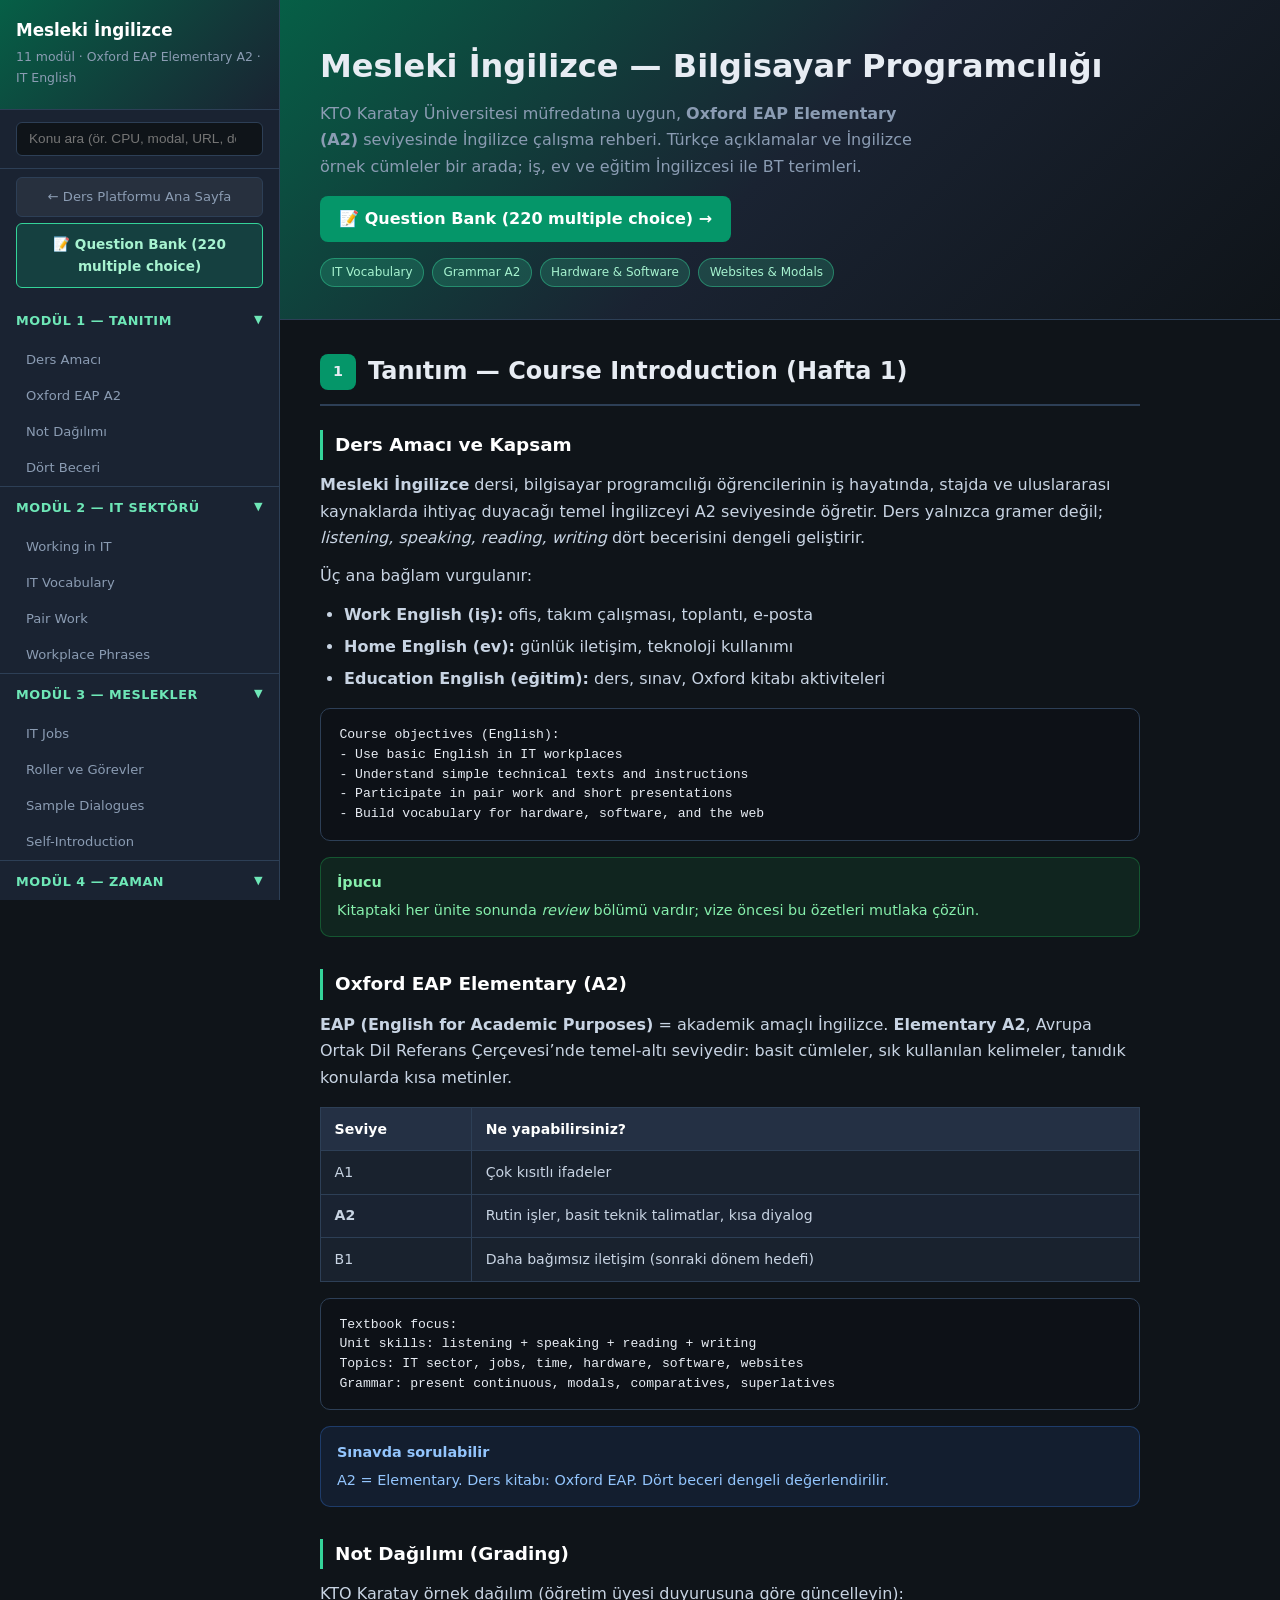
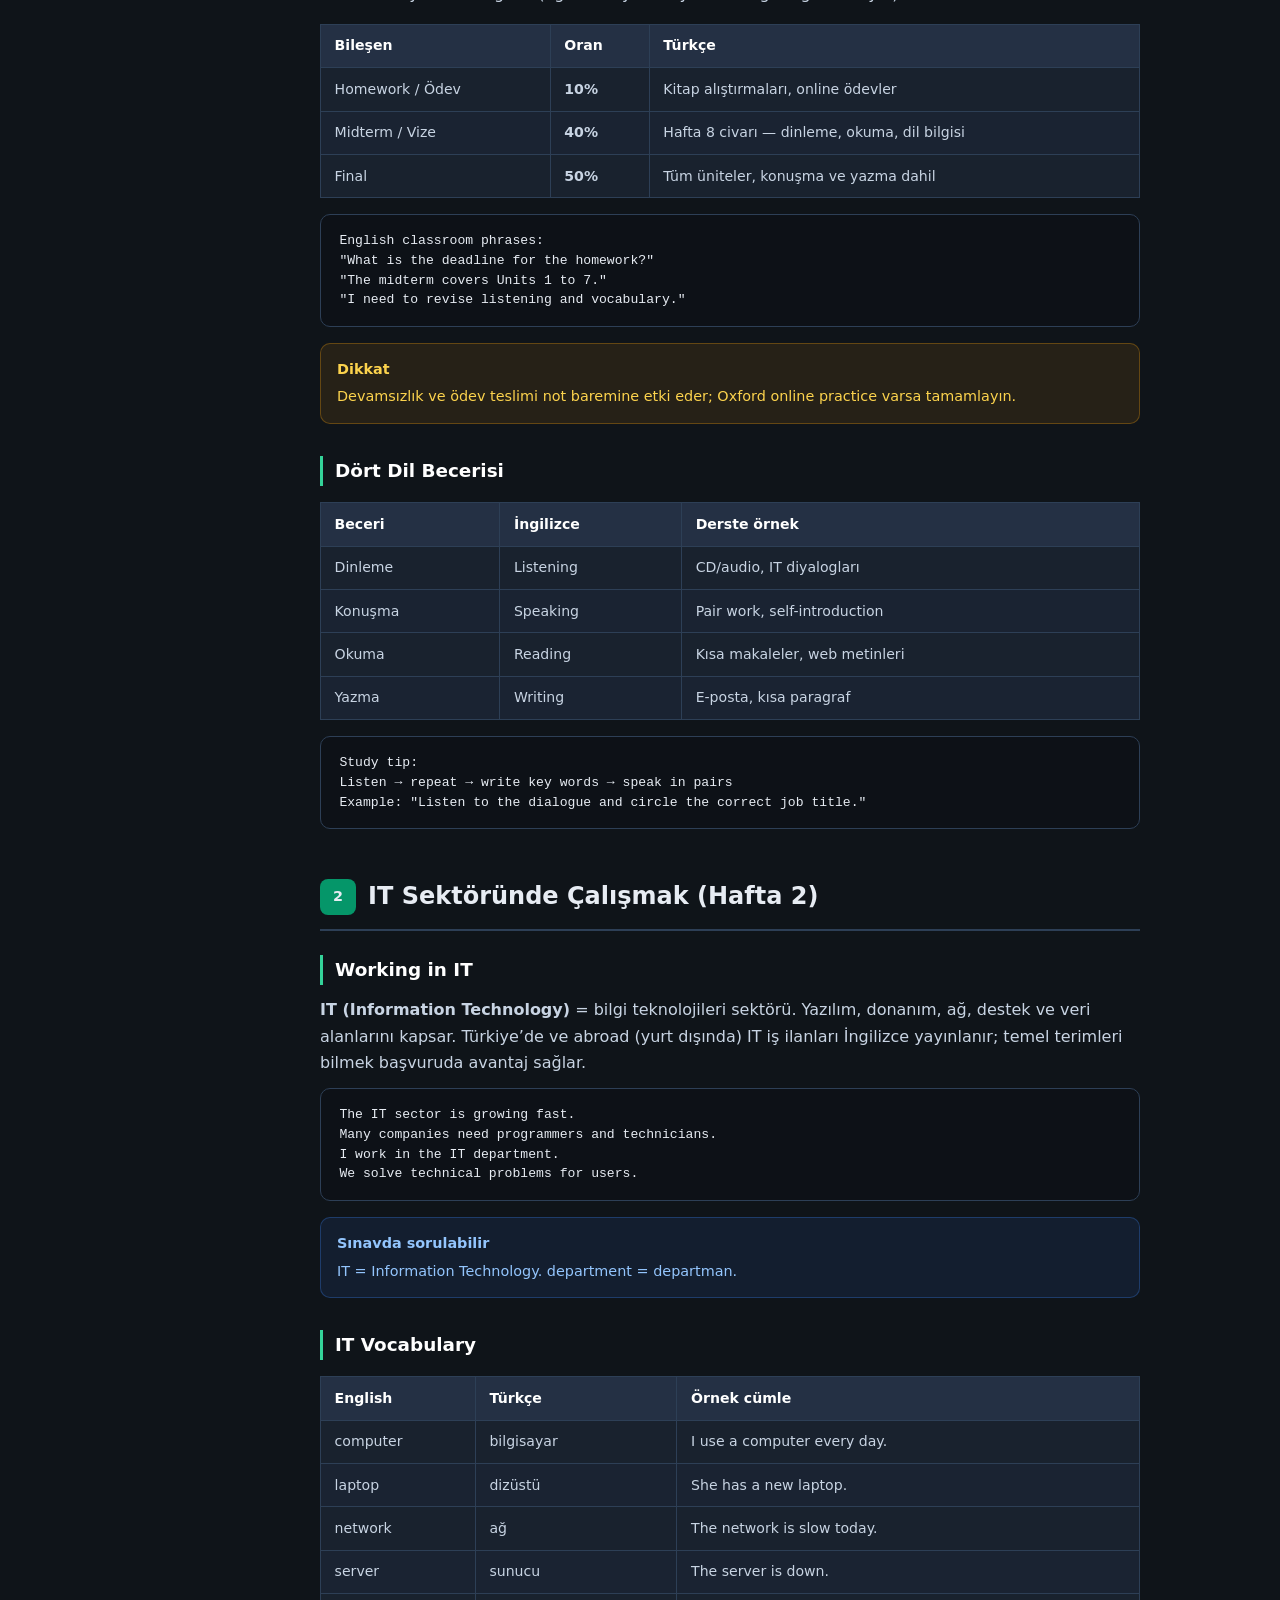
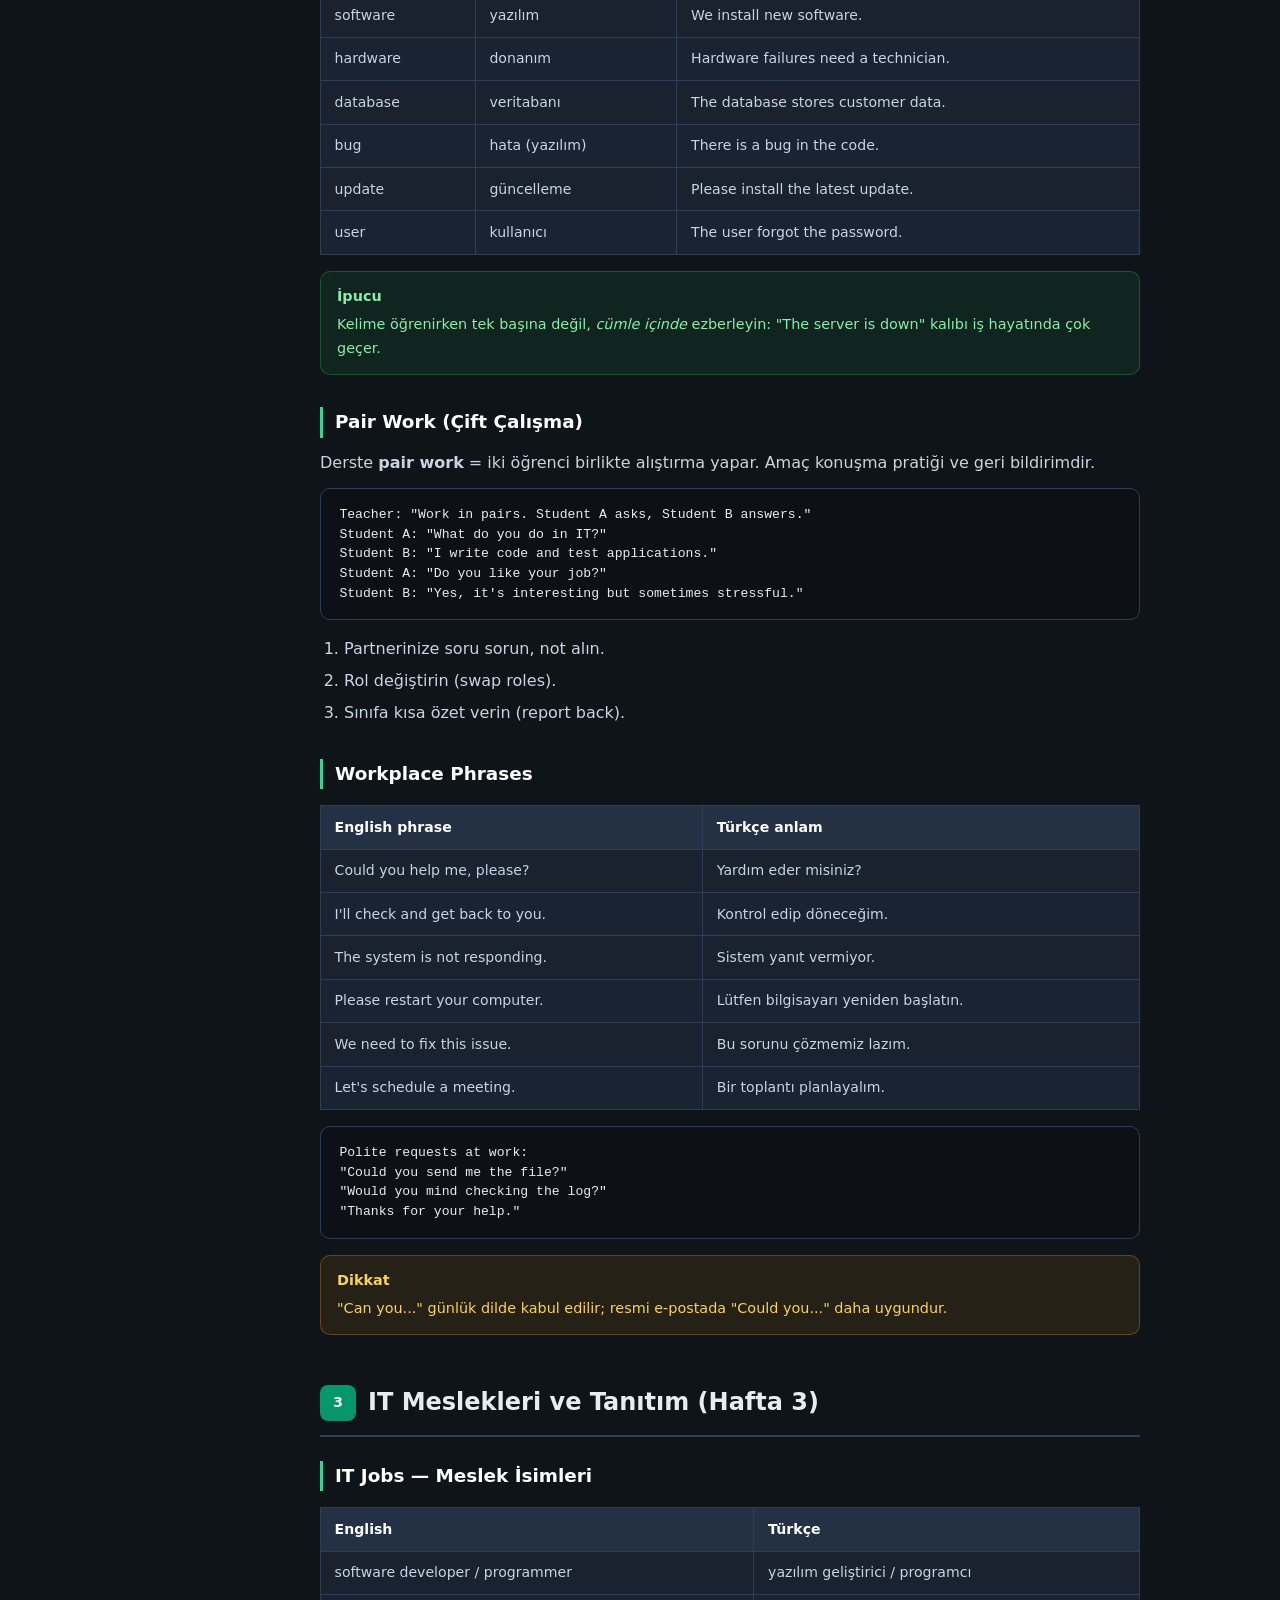
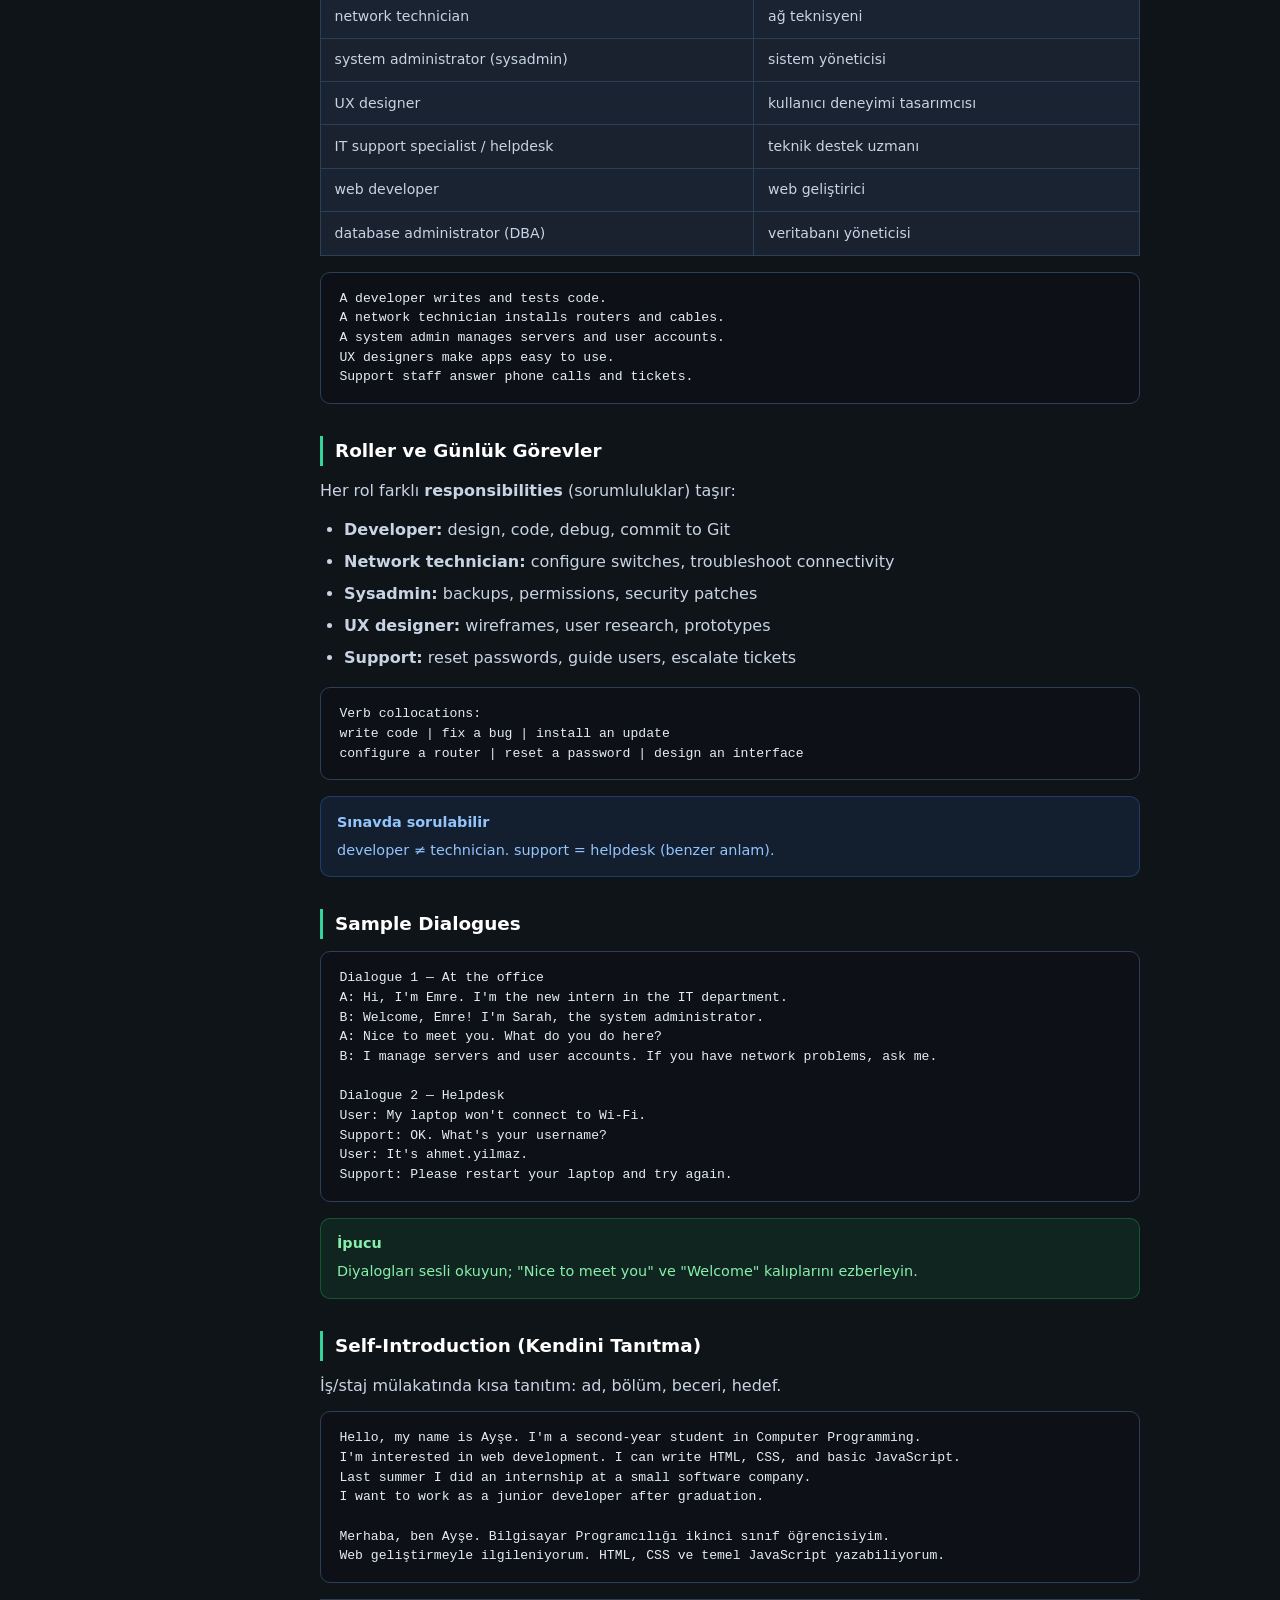
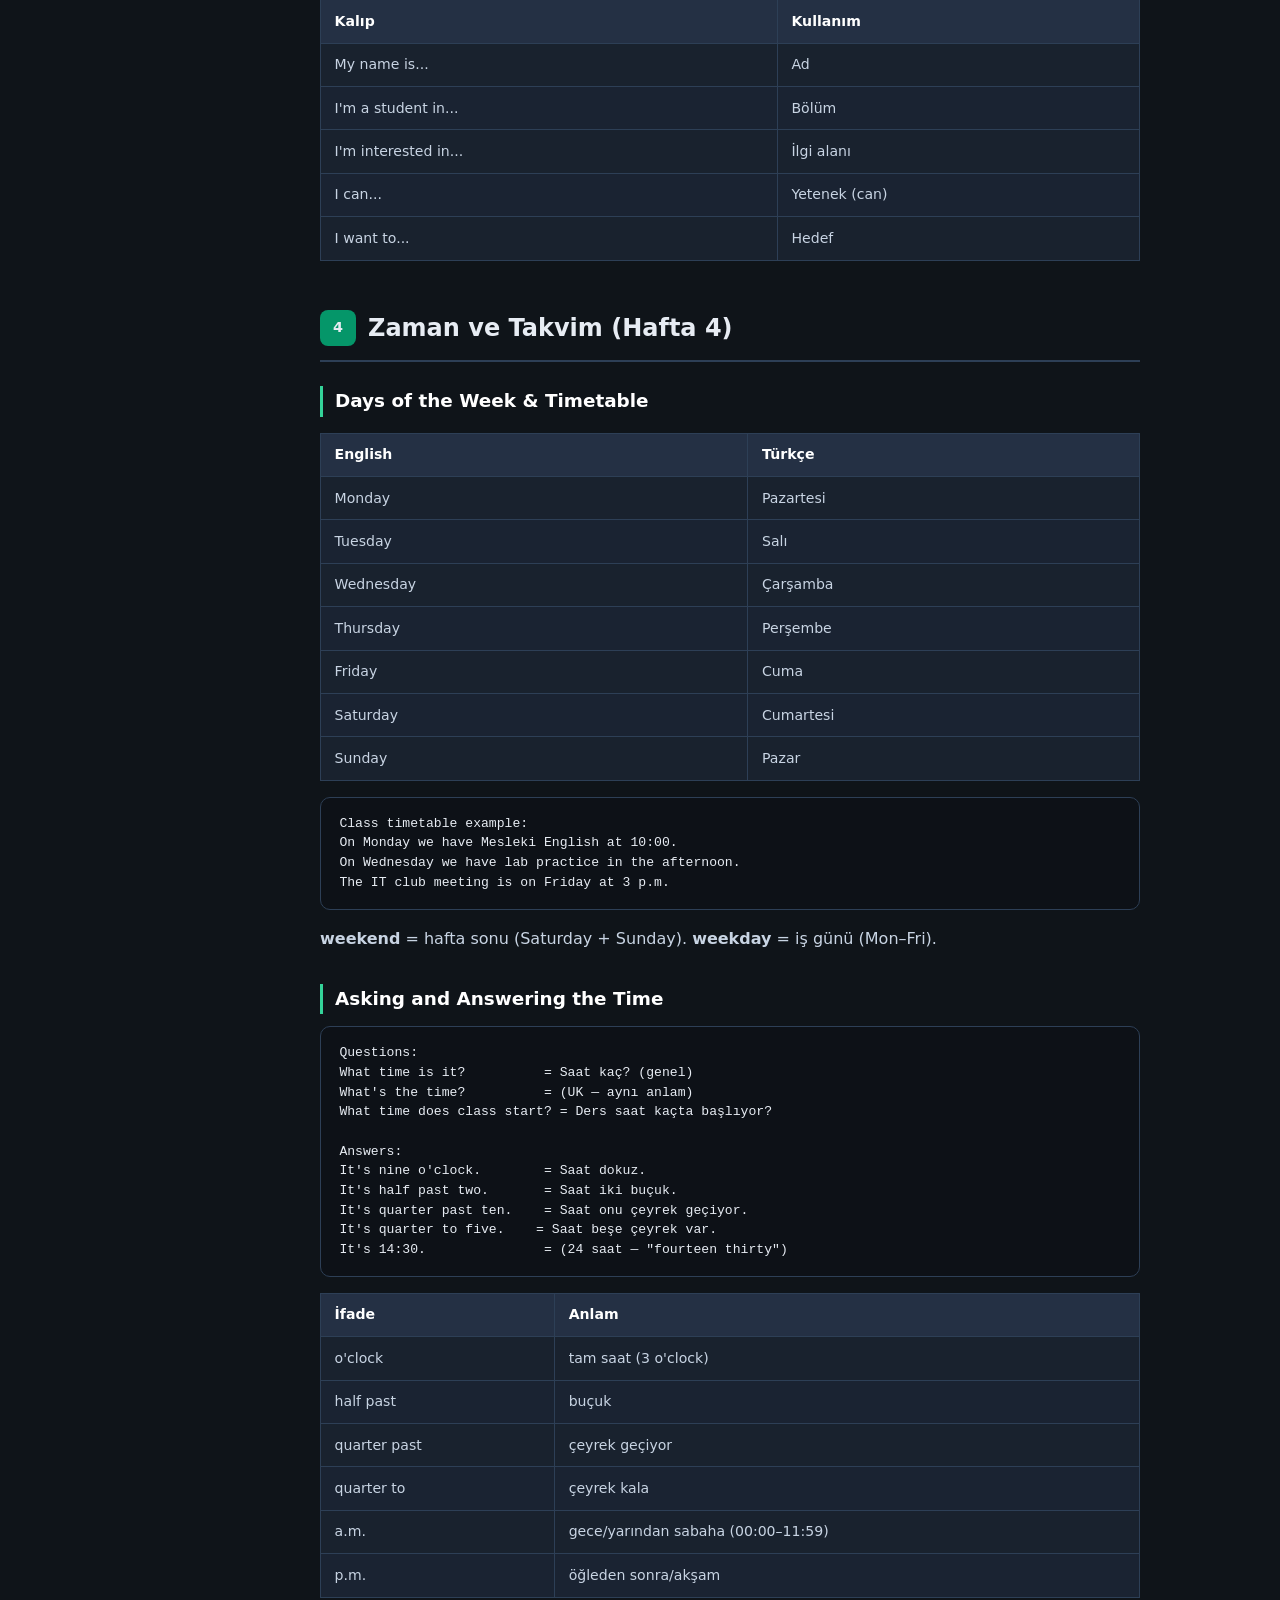
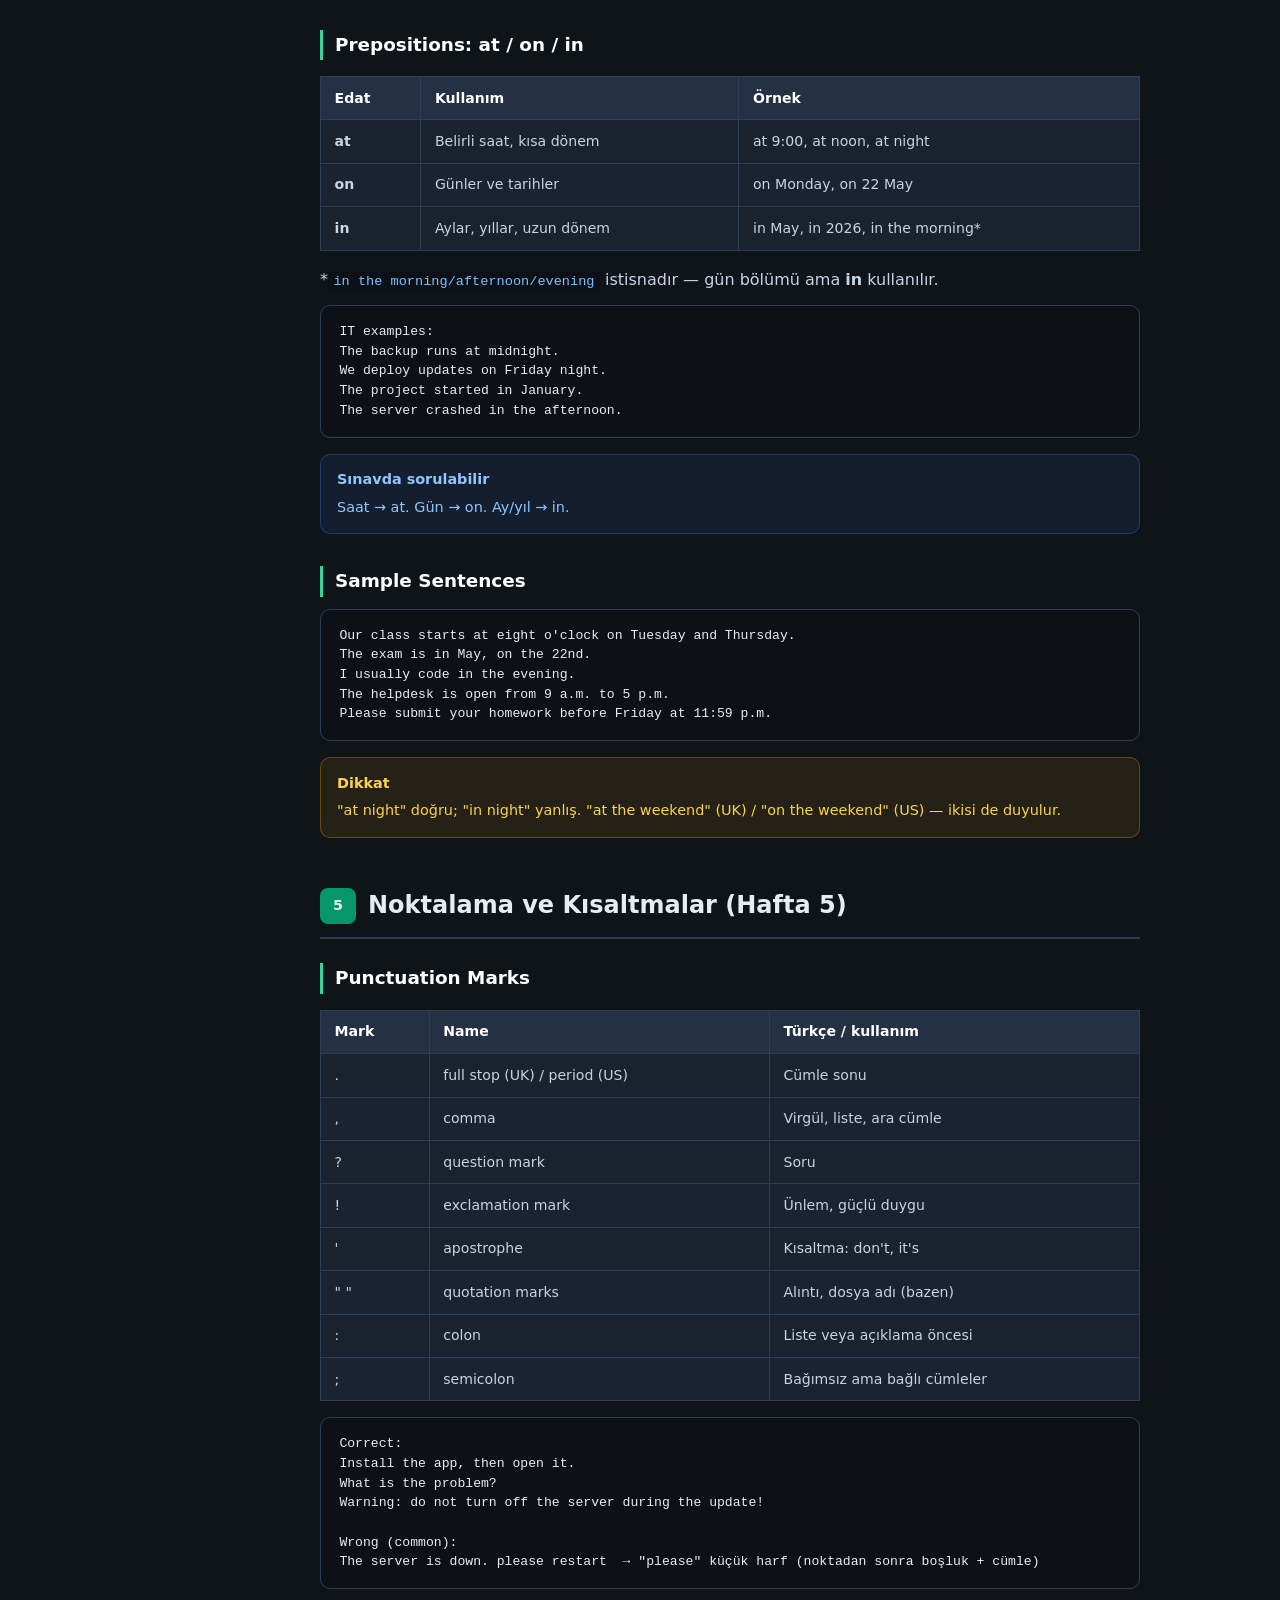
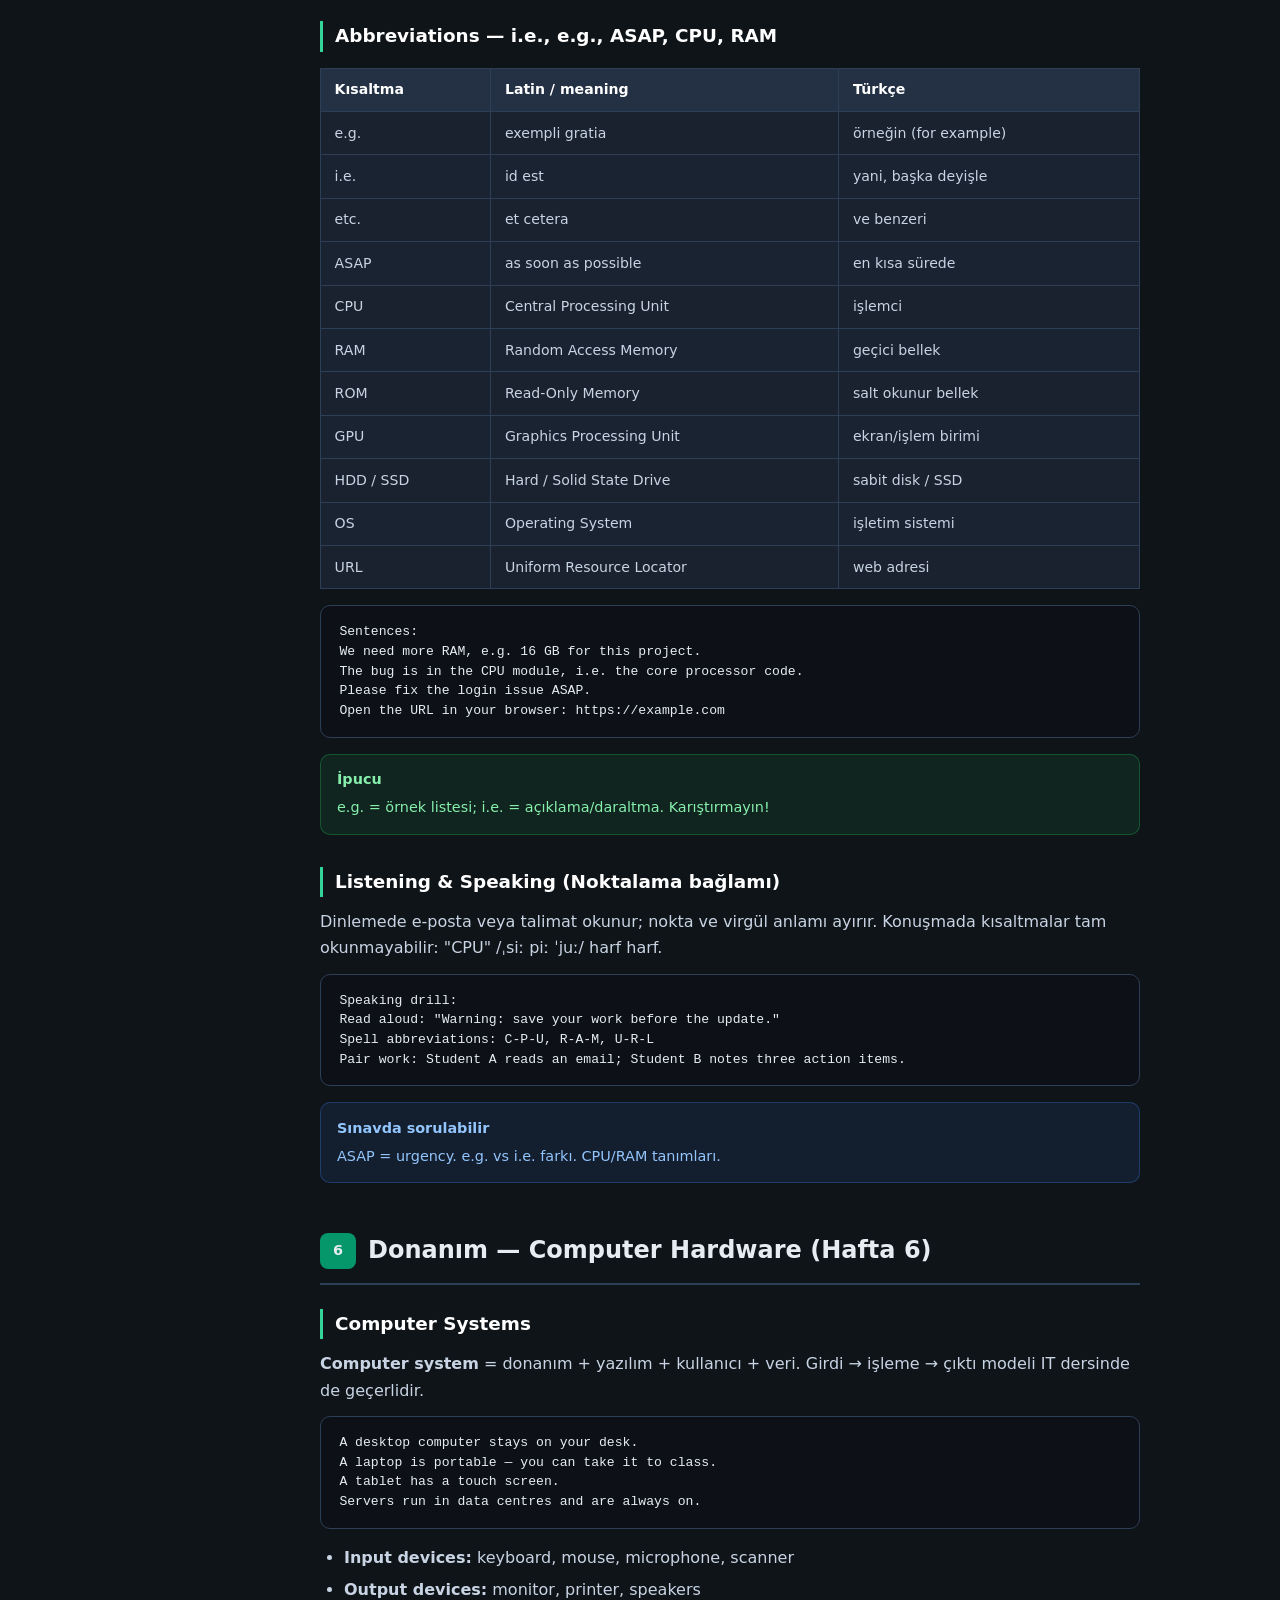
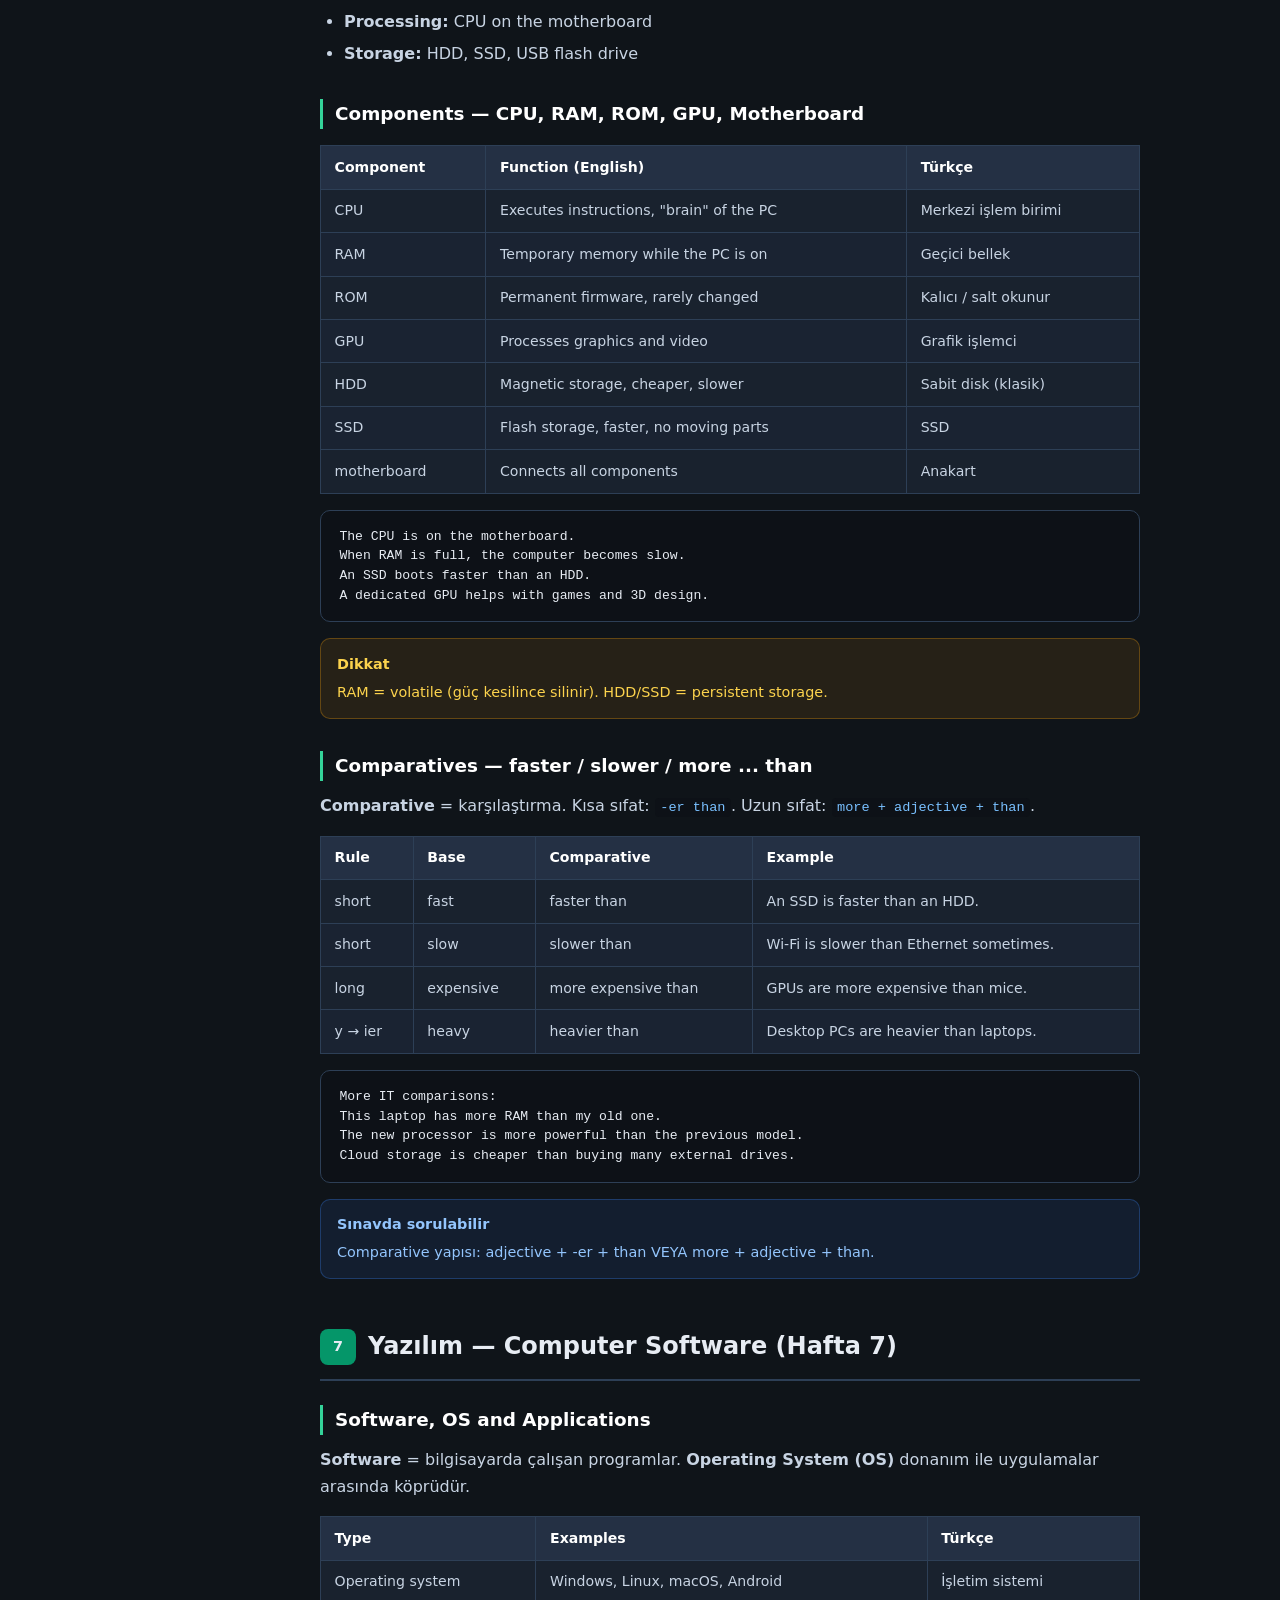
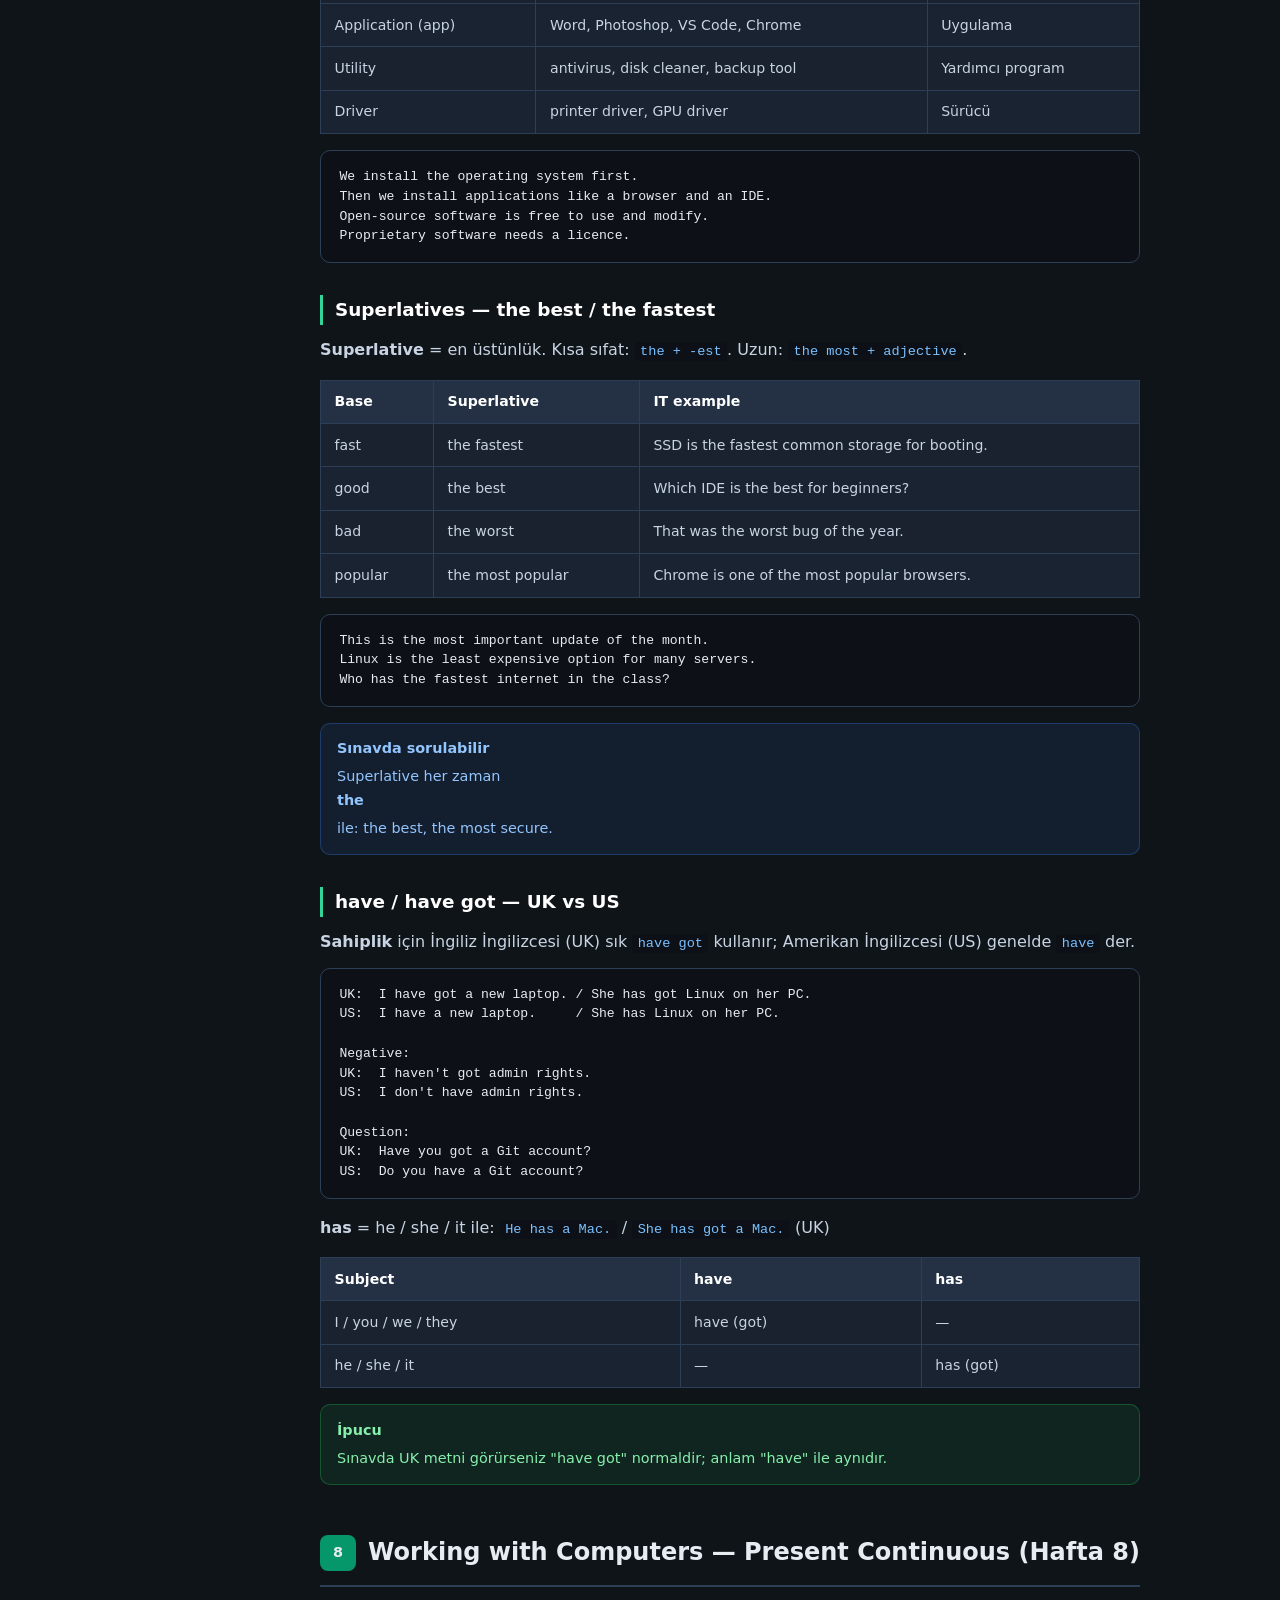
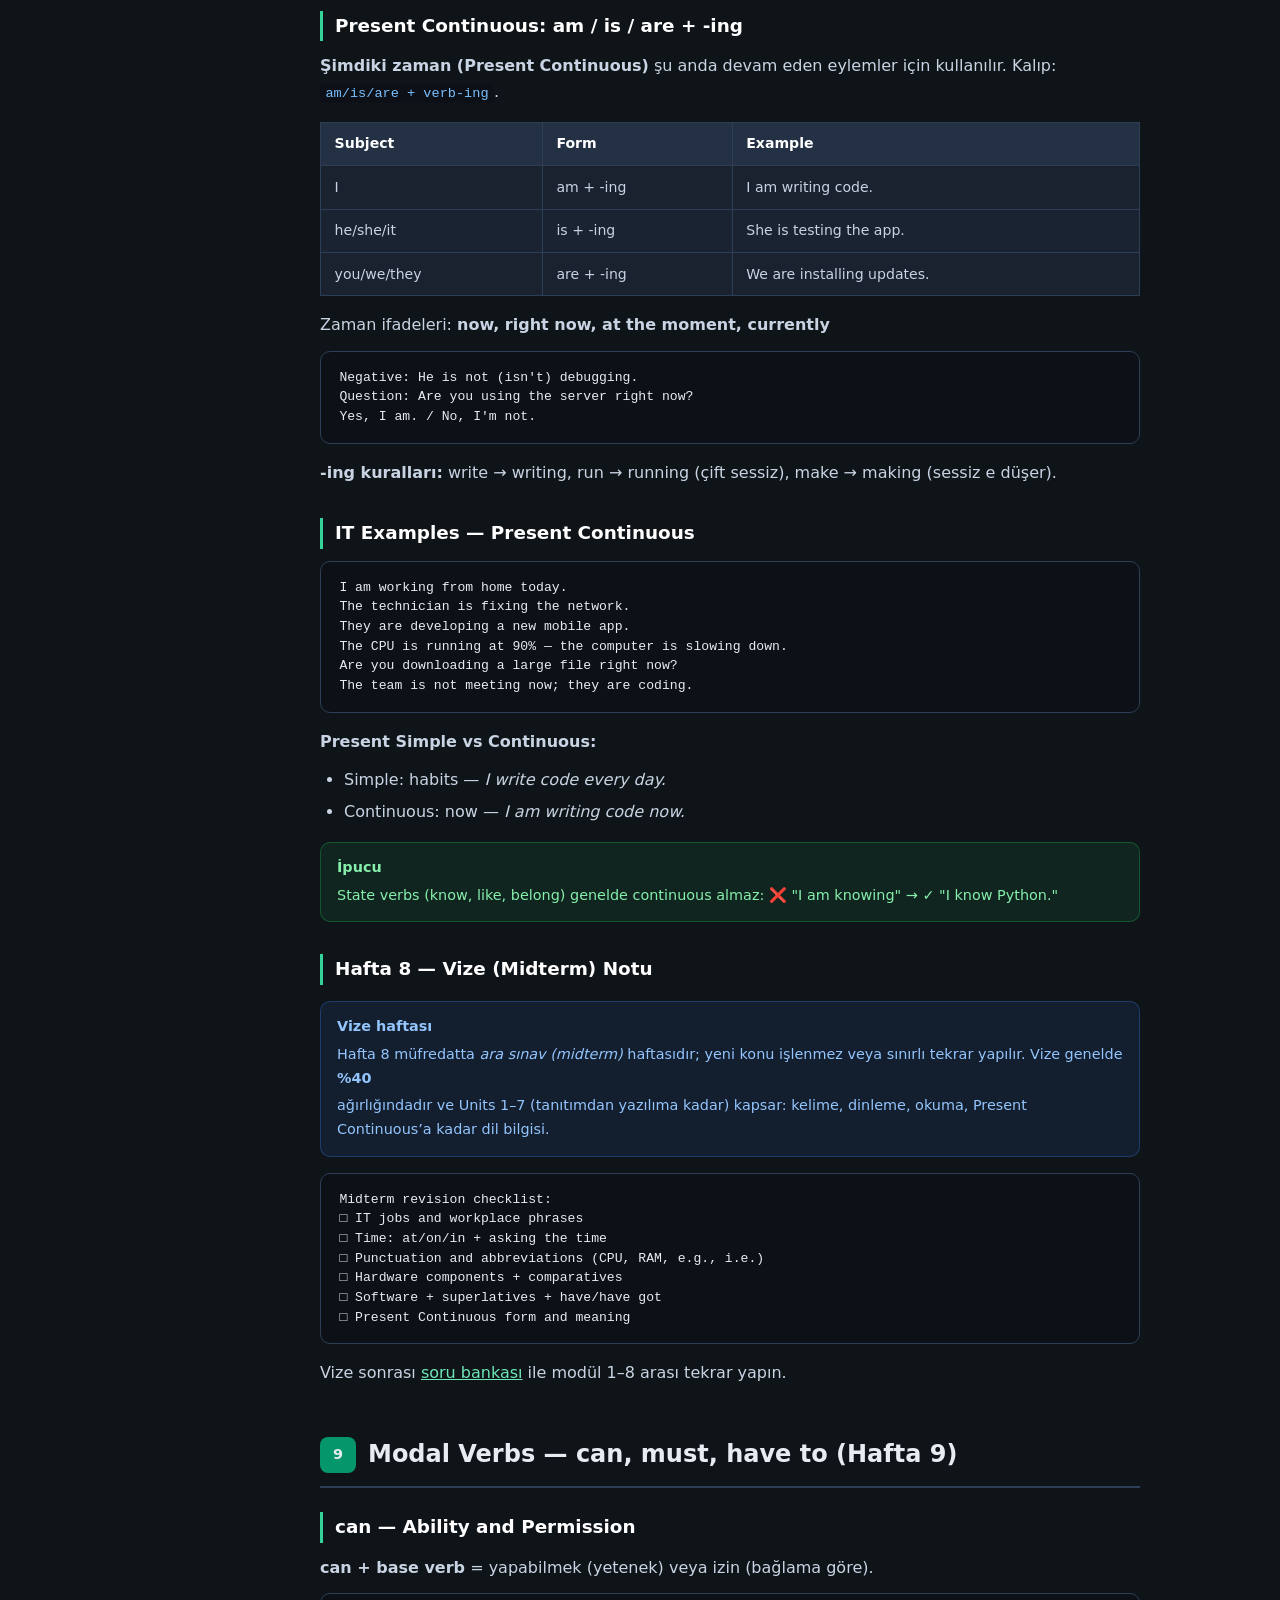
<file: mesleki/index.html>
<!DOCTYPE html>
<html lang="tr">
<head>
  <meta charset="UTF-8">
  <meta name="viewport" content="width=device-width, initial-scale=1.0">
  <title>Mesleki İngilizce — Bilgisayar Programcılığı (Oxford EAP A2)</title>
  <link rel="stylesheet" href="../css/style.css">
  <style>
    .hero-mesleki { background: linear-gradient(135deg, #065f46 0%, #1a2332 50%, var(--bg)); }
    .hero-mesleki .badge {
      background: rgba(52, 211, 153, 0.2);
      border-color: rgba(52, 211, 153, 0.45);
      color: #a7f3d0;
    }
    .sidebar-header { background: linear-gradient(135deg, #065f46 0%, var(--surface) 100%); }
    .module-num { background: #059669; }
    .section h3 { border-left-color: #34d399; }
    .nav-module-title { color: #6ee7b7; }
    .nav-links a.active { border-left-color: #34d399; }
    .hub-link { display: block; text-align: center; padding: 0.5rem; margin-bottom: 0.4rem; background: rgba(255,255,255,0.06); border: 1px solid var(--border); border-radius: 6px; color: var(--muted); text-decoration: none; font-size: 0.82rem; }
    .hub-link:hover { color: var(--text); border-color: #34d399; }
    .btn-quiz-side { display: block; text-align: center; padding: 0.55rem; background: rgba(5, 150, 105, 0.25); border: 1px solid #34d399; border-radius: 6px; color: #a7f3d0; text-decoration: none; font-size: 0.85rem; font-weight: 600; }
    .btn-quiz-side:hover { background: rgba(5, 150, 105, 0.4); }
  </style>
</head>
<body>
  <div class="app">
    <aside class="sidebar">
      <div class="sidebar-header">
        <h1>Mesleki İngilizce</h1>
        <p>11 modül · Oxford EAP Elementary A2 · IT English</p>
      </div>
      <div class="search-box">
        <input type="search" id="search" placeholder="Konu ara (ör. CPU, modal, URL, developer)...">
      </div>
      <div style="padding:0.5rem 1rem 0.75rem">
        <a href="../index.html" class="hub-link">← Ders Platformu Ana Sayfa</a>
        <a href="sorular.html" class="btn-quiz-side">📝 Question Bank (220 multiple choice)</a>
      </div>
      <nav>
        <div class="nav-module">
          <div class="nav-module-title">Modül 1 — Tanıtım <span class="arrow">▼</span></div>
          <div class="nav-links">
            <a href="#tanitim-amac">Ders Amacı</a>
            <a href="#tanitim-oxford">Oxford EAP A2</a>
            <a href="#tanitim-degerlendirme">Not Dağılımı</a>
            <a href="#tanitim-beceriler">Dört Beceri</a>
          </div>
        </div>
        <div class="nav-module">
          <div class="nav-module-title">Modül 2 — IT Sektörü <span class="arrow">▼</span></div>
          <div class="nav-links">
            <a href="#it-tanim">Working in IT</a>
            <a href="#it-kelime">IT Vocabulary</a>
            <a href="#it-cift">Pair Work</a>
            <a href="#it-ifadeler">Workplace Phrases</a>
          </div>
        </div>
        <div class="nav-module">
          <div class="nav-module-title">Modül 3 — Meslekler <span class="arrow">▼</span></div>
          <div class="nav-links">
            <a href="#meslek-liste">IT Jobs</a>
            <a href="#meslek-roller">Roller ve Görevler</a>
            <a href="#meslek-dialog">Sample Dialogues</a>
            <a href="#meslek-tanitim">Self-Introduction</a>
          </div>
        </div>
        <div class="nav-module">
          <div class="nav-module-title">Modül 4 — Zaman <span class="arrow">▼</span></div>
          <div class="nav-links">
            <a href="#zaman-gunler">Days &amp; Timetable</a>
            <a href="#zaman-sorma">Asking the Time</a>
            <a href="#zaman-edatlar">at / on / in</a>
            <a href="#zaman-ornekler">Sample Sentences</a>
          </div>
        </div>
        <div class="nav-module">
          <div class="nav-module-title">Modül 5 — Noktalama <span class="arrow">▼</span></div>
          <div class="nav-links">
            <a href="#nokta-isaretler">Punctuation Marks</a>
            <a href="#nokta-kisaltma">Abbreviations</a>
            <a href="#nokta-dinleme">Listening &amp; Speaking</a>
          </div>
        </div>
        <div class="nav-module">
          <div class="nav-module-title">Modül 6 — Donanım <span class="arrow">▼</span></div>
          <div class="nav-links">
            <a href="#donanim-sistem">Computer Systems</a>
            <a href="#donanim-bilesen">Components</a>
            <a href="#donanim-karsilastirma">Comparatives</a>
          </div>
        </div>
        <div class="nav-module">
          <div class="nav-module-title">Modül 7 — Yazılım <span class="arrow">▼</span></div>
          <div class="nav-links">
            <a href="#yazilim-tanim">Software &amp; OS</a>
            <a href="#yazilim-superlative">Superlatives</a>
            <a href="#yazilim-have">have / have got</a>
          </div>
        </div>
        <div class="nav-module">
          <div class="nav-module-title">Modül 8 — Present Continuous <span class="arrow">▼</span></div>
          <div class="nav-links">
            <a href="#present-tanim">am / is / are + -ing</a>
            <a href="#present-ornek">IT Examples</a>
            <a href="#present-vize">Hafta 8 — Vize Notu</a>
          </div>
        </div>
        <div class="nav-module">
          <div class="nav-module-title">Modül 9 — Modals <span class="arrow">▼</span></div>
          <div class="nav-links">
            <a href="#modal-can">can — ability</a>
            <a href="#modal-must">must / mustn't</a>
            <a href="#modal-have-to">have to / don't have to</a>
            <a href="#modal-ornek">IT Modal Examples</a>
          </div>
        </div>
        <div class="nav-module">
          <div class="nav-module-title">Modül 10 — Web Siteleri <span class="arrow">▼</span></div>
          <div class="nav-links">
            <a href="#web-turler">Website Types</a>
            <a href="#web-fonksiyon">URL &amp; Browser</a>
            <a href="#web-konusma">Speaking Prompts</a>
          </div>
        </div>
        <div class="nav-module">
          <div class="nav-module-title">Modül 11 — Miktarlar <span class="arrow">▼</span></div>
          <div class="nav-links">
            <a href="#miktar-how">how much / how many</a>
            <a href="#miktar-sayilar">Large Numbers</a>
            <a href="#miktar-webdev">Web Dev Vocabulary</a>
          </div>
        </div>
      </nav>
    </aside>

    <main class="main">
      <header class="hero hero-mesleki">
        <h2>Mesleki İngilizce — Bilgisayar Programcılığı</h2>
        <p>KTO Karatay Üniversitesi müfredatına uygun, <strong>Oxford EAP Elementary (A2)</strong> seviyesinde İngilizce çalışma rehberi. Türkçe açıklamalar ve İngilizce örnek cümleler bir arada; iş, ev ve eğitim İngilizcesi ile BT terimleri.</p>
        <p style="margin-top:1rem"><a href="sorular.html" style="display:inline-block;padding:0.6rem 1.2rem;background:#059669;color:#fff;text-decoration:none;border-radius:8px;font-weight:600">📝 Question Bank (220 multiple choice) →</a></p>
        <div class="badges">
          <span class="badge">IT Vocabulary</span>
          <span class="badge">Grammar A2</span>
          <span class="badge">Hardware &amp; Software</span>
          <span class="badge">Websites &amp; Modals</span>
        </div>
      </header>

      <div class="content">

        <article class="module" id="modul-tanitim">
          <div class="module-header">
            <span class="module-num">1</span>
            <h2>Tanıtım — Course Introduction (Hafta 1)</h2>
          </div>

          <section class="section" id="tanitim-amac">
            <h3>Ders Amacı ve Kapsam</h3>
            <p><strong>Mesleki İngilizce</strong> dersi, bilgisayar programcılığı öğrencilerinin iş hayatında, stajda ve uluslararası kaynaklarda ihtiyaç duyacağı temel İngilizceyi A2 seviyesinde öğretir. Ders yalnızca gramer değil; <em>listening, speaking, reading, writing</em> dört becerisini dengeli geliştirir.</p>
            <p>Üç ana bağlam vurgulanır:</p>
            <ul>
              <li><strong>Work English (iş):</strong> ofis, takım çalışması, toplantı, e-posta</li>
              <li><strong>Home English (ev):</strong> günlük iletişim, teknoloji kullanımı</li>
              <li><strong>Education English (eğitim):</strong> ders, sınav, Oxford kitabı aktiviteleri</li>
            </ul>
            <pre>Course objectives (English):
- Use basic English in IT workplaces
- Understand simple technical texts and instructions
- Participate in pair work and short presentations
- Build vocabulary for hardware, software, and the web</pre>
            <div class="tip"><strong>İpucu</strong>Kitaptaki her ünite sonunda <em>review</em> bölümü vardır; vize öncesi bu özetleri mutlaka çözün.</div>
          </section>

          <section class="section" id="tanitim-oxford">
            <h3>Oxford EAP Elementary (A2)</h3>
            <p><strong>EAP (English for Academic Purposes)</strong> = akademik amaçlı İngilizce. <strong>Elementary A2</strong>, Avrupa Ortak Dil Referans Çerçevesi’nde temel-altı seviyedir: basit cümleler, sık kullanılan kelimeler, tanıdık konularda kısa metinler.</p>
            <table>
              <tr><th>Seviye</th><th>Ne yapabilirsiniz?</th></tr>
              <tr><td>A1</td><td>Çok kısıtlı ifadeler</td></tr>
              <tr><td><strong>A2</strong></td><td>Rutin işler, basit teknik talimatlar, kısa diyalog</td></tr>
              <tr><td>B1</td><td>Daha bağımsız iletişim (sonraki dönem hedefi)</td></tr>
            </table>
            <pre>Textbook focus:
Unit skills: listening + speaking + reading + writing
Topics: IT sector, jobs, time, hardware, software, websites
Grammar: present continuous, modals, comparatives, superlatives</pre>
            <div class="exam"><strong>Sınavda sorulabilir</strong>A2 = Elementary. Ders kitabı: Oxford EAP. Dört beceri dengeli değerlendirilir.</div>
          </section>

          <section class="section" id="tanitim-degerlendirme">
            <h3>Not Dağılımı (Grading)</h3>
            <p>KTO Karatay örnek dağılım (öğretim üyesi duyurusuna göre güncelleyin):</p>
            <table>
              <tr><th>Bileşen</th><th>Oran</th><th>Türkçe</th></tr>
              <tr><td>Homework / Ödev</td><td><strong>10%</strong></td><td>Kitap alıştırmaları, online ödevler</td></tr>
              <tr><td>Midterm / Vize</td><td><strong>40%</strong></td><td>Hafta 8 civarı — dinleme, okuma, dil bilgisi</td></tr>
              <tr><td>Final</td><td><strong>50%</strong></td><td>Tüm üniteler, konuşma ve yazma dahil</td></tr>
            </table>
            <pre>English classroom phrases:
"What is the deadline for the homework?"
"The midterm covers Units 1 to 7."
"I need to revise listening and vocabulary."</pre>
            <div class="warn"><strong>Dikkat</strong>Devamsızlık ve ödev teslimi not baremine etki eder; Oxford online practice varsa tamamlayın.</div>
          </section>

          <section class="section" id="tanitim-beceriler">
            <h3>Dört Dil Becerisi</h3>
            <table>
              <tr><th>Beceri</th><th>İngilizce</th><th>Derste örnek</th></tr>
              <tr><td>Dinleme</td><td>Listening</td><td>CD/audio, IT diyalogları</td></tr>
              <tr><td>Konuşma</td><td>Speaking</td><td>Pair work, self-introduction</td></tr>
              <tr><td>Okuma</td><td>Reading</td><td>Kısa makaleler, web metinleri</td></tr>
              <tr><td>Yazma</td><td>Writing</td><td>E-posta, kısa paragraf</td></tr>
            </table>
            <pre>Study tip:
Listen → repeat → write key words → speak in pairs
Example: "Listen to the dialogue and circle the correct job title."</pre>
          </section>
        </article>

        <article class="module" id="modul-it">
          <div class="module-header">
            <span class="module-num">2</span>
            <h2>IT Sektöründe Çalışmak (Hafta 2)</h2>
          </div>

          <section class="section" id="it-tanim">
            <h3>Working in IT</h3>
            <p><strong>IT (Information Technology)</strong> = bilgi teknolojileri sektörü. Yazılım, donanım, ağ, destek ve veri alanlarını kapsar. Türkiye’de ve abroad (yurt dışında) IT iş ilanları İngilizce yayınlanır; temel terimleri bilmek başvuruda avantaj sağlar.</p>
            <pre>The IT sector is growing fast.
Many companies need programmers and technicians.
I work in the IT department.
We solve technical problems for users.</pre>
            <div class="exam"><strong>Sınavda sorulabilir</strong>IT = Information Technology. department = departman.</div>
          </section>

          <section class="section" id="it-kelime">
            <h3>IT Vocabulary</h3>
            <table>
              <tr><th>English</th><th>Türkçe</th><th>Örnek cümle</th></tr>
              <tr><td>computer</td><td>bilgisayar</td><td>I use a computer every day.</td></tr>
              <tr><td>laptop</td><td>dizüstü</td><td>She has a new laptop.</td></tr>
              <tr><td>network</td><td>ağ</td><td>The network is slow today.</td></tr>
              <tr><td>server</td><td>sunucu</td><td>The server is down.</td></tr>
              <tr><td>software</td><td>yazılım</td><td>We install new software.</td></tr>
              <tr><td>hardware</td><td>donanım</td><td>Hardware failures need a technician.</td></tr>
              <tr><td>database</td><td>veritabanı</td><td>The database stores customer data.</td></tr>
              <tr><td>bug</td><td>hata (yazılım)</td><td>There is a bug in the code.</td></tr>
              <tr><td>update</td><td>güncelleme</td><td>Please install the latest update.</td></tr>
              <tr><td>user</td><td>kullanıcı</td><td>The user forgot the password.</td></tr>
            </table>
            <div class="tip"><strong>İpucu</strong>Kelime öğrenirken tek başına değil, <em>cümle içinde</em> ezberleyin: "The server is down" kalıbı iş hayatında çok geçer.</div>
          </section>

          <section class="section" id="it-cift">
            <h3>Pair Work (Çift Çalışma)</h3>
            <p>Derste <strong>pair work</strong> = iki öğrenci birlikte alıştırma yapar. Amaç konuşma pratiği ve geri bildirimdir.</p>
            <pre>Teacher: "Work in pairs. Student A asks, Student B answers."
Student A: "What do you do in IT?"
Student B: "I write code and test applications."
Student A: "Do you like your job?"
Student B: "Yes, it's interesting but sometimes stressful."</pre>
            <ol>
              <li>Partnerinize soru sorun, not alın.</li>
              <li>Rol değiştirin (swap roles).</li>
              <li>Sınıfa kısa özet verin (report back).</li>
            </ol>
          </section>

          <section class="section" id="it-ifadeler">
            <h3>Workplace Phrases</h3>
            <table>
              <tr><th>English phrase</th><th>Türkçe anlam</th></tr>
              <tr><td>Could you help me, please?</td><td>Yardım eder misiniz?</td></tr>
              <tr><td>I'll check and get back to you.</td><td>Kontrol edip döneceğim.</td></tr>
              <tr><td>The system is not responding.</td><td>Sistem yanıt vermiyor.</td></tr>
              <tr><td>Please restart your computer.</td><td>Lütfen bilgisayarı yeniden başlatın.</td></tr>
              <tr><td>We need to fix this issue.</td><td>Bu sorunu çözmemiz lazım.</td></tr>
              <tr><td>Let's schedule a meeting.</td><td>Bir toplantı planlayalım.</td></tr>
            </table>
            <pre>Polite requests at work:
"Could you send me the file?"
"Would you mind checking the log?"
"Thanks for your help."</pre>
            <div class="warn"><strong>Dikkat</strong>"Can you..." günlük dilde kabul edilir; resmi e-postada "Could you..." daha uygundur.</div>
          </section>
        </article>

        <article class="module" id="modul-meslek">
          <div class="module-header">
            <span class="module-num">3</span>
            <h2>IT Meslekleri ve Tanıtım (Hafta 3)</h2>
          </div>

          <section class="section" id="meslek-liste">
            <h3>IT Jobs — Meslek İsimleri</h3>
            <table>
              <tr><th>English</th><th>Türkçe</th></tr>
              <tr><td>software developer / programmer</td><td>yazılım geliştirici / programcı</td></tr>
              <tr><td>network technician</td><td>ağ teknisyeni</td></tr>
              <tr><td>system administrator (sysadmin)</td><td>sistem yöneticisi</td></tr>
              <tr><td>UX designer</td><td>kullanıcı deneyimi tasarımcısı</td></tr>
              <tr><td>IT support specialist / helpdesk</td><td>teknik destek uzmanı</td></tr>
              <tr><td>web developer</td><td>web geliştirici</td></tr>
              <tr><td>database administrator (DBA)</td><td>veritabanı yöneticisi</td></tr>
            </table>
            <pre>A developer writes and tests code.
A network technician installs routers and cables.
A system admin manages servers and user accounts.
UX designers make apps easy to use.
Support staff answer phone calls and tickets.</pre>
          </section>

          <section class="section" id="meslek-roller">
            <h3>Roller ve Günlük Görevler</h3>
            <p>Her rol farklı <strong>responsibilities</strong> (sorumluluklar) taşır:</p>
            <ul>
              <li><strong>Developer:</strong> design, code, debug, commit to Git</li>
              <li><strong>Network technician:</strong> configure switches, troubleshoot connectivity</li>
              <li><strong>Sysadmin:</strong> backups, permissions, security patches</li>
              <li><strong>UX designer:</strong> wireframes, user research, prototypes</li>
              <li><strong>Support:</strong> reset passwords, guide users, escalate tickets</li>
            </ul>
            <pre>Verb collocations:
write code | fix a bug | install an update
configure a router | reset a password | design an interface</pre>
            <div class="exam"><strong>Sınavda sorulabilir</strong>developer ≠ technician. support = helpdesk (benzer anlam).</div>
          </section>

          <section class="section" id="meslek-dialog">
            <h3>Sample Dialogues</h3>
            <pre>Dialogue 1 — At the office
A: Hi, I'm Emre. I'm the new intern in the IT department.
B: Welcome, Emre! I'm Sarah, the system administrator.
A: Nice to meet you. What do you do here?
B: I manage servers and user accounts. If you have network problems, ask me.

Dialogue 2 — Helpdesk
User: My laptop won't connect to Wi-Fi.
Support: OK. What's your username?
User: It's ahmet.yilmaz.
Support: Please restart your laptop and try again.</pre>
            <div class="tip"><strong>İpucu</strong>Diyalogları sesli okuyun; "Nice to meet you" ve "Welcome" kalıplarını ezberleyin.</div>
          </section>

          <section class="section" id="meslek-tanitim">
            <h3>Self-Introduction (Kendini Tanıtma)</h3>
            <p>İş/staj mülakatında kısa tanıtım: ad, bölüm, beceri, hedef.</p>
            <pre>Hello, my name is Ayşe. I'm a second-year student in Computer Programming.
I'm interested in web development. I can write HTML, CSS, and basic JavaScript.
Last summer I did an internship at a small software company.
I want to work as a junior developer after graduation.

Merhaba, ben Ayşe. Bilgisayar Programcılığı ikinci sınıf öğrencisiyim.
Web geliştirmeyle ilgileniyorum. HTML, CSS ve temel JavaScript yazabiliyorum.</pre>
            <table>
              <tr><th>Kalıp</th><th>Kullanım</th></tr>
              <tr><td>My name is...</td><td>Ad</td></tr>
              <tr><td>I'm a student in...</td><td>Bölüm</td></tr>
              <tr><td>I'm interested in...</td><td>İlgi alanı</td></tr>
              <tr><td>I can...</td><td>Yetenek (can)</td></tr>
              <tr><td>I want to...</td><td>Hedef</td></tr>
            </table>
          </section>
        </article>

        <article class="module" id="modul-zaman">
          <div class="module-header">
            <span class="module-num">4</span>
            <h2>Zaman ve Takvim (Hafta 4)</h2>
          </div>

          <section class="section" id="zaman-gunler">
            <h3>Days of the Week &amp; Timetable</h3>
            <table>
              <tr><th>English</th><th>Türkçe</th></tr>
              <tr><td>Monday</td><td>Pazartesi</td></tr>
              <tr><td>Tuesday</td><td>Salı</td></tr>
              <tr><td>Wednesday</td><td>Çarşamba</td></tr>
              <tr><td>Thursday</td><td>Perşembe</td></tr>
              <tr><td>Friday</td><td>Cuma</td></tr>
              <tr><td>Saturday</td><td>Cumartesi</td></tr>
              <tr><td>Sunday</td><td>Pazar</td></tr>
            </table>
            <pre>Class timetable example:
On Monday we have Mesleki English at 10:00.
On Wednesday we have lab practice in the afternoon.
The IT club meeting is on Friday at 3 p.m.</pre>
            <p><strong>weekend</strong> = hafta sonu (Saturday + Sunday). <strong>weekday</strong> = iş günü (Mon–Fri).</p>
          </section>

          <section class="section" id="zaman-sorma">
            <h3>Asking and Answering the Time</h3>
            <pre>Questions:
What time is it?          = Saat kaç? (genel)
What's the time?          = (UK — aynı anlam)
What time does class start? = Ders saat kaçta başlıyor?

Answers:
It's nine o'clock.        = Saat dokuz.
It's half past two.       = Saat iki buçuk.
It's quarter past ten.    = Saat onu çeyrek geçiyor.
It's quarter to five.    = Saat beşe çeyrek var.
It's 14:30.               = (24 saat — "fourteen thirty")</pre>
            <table>
              <tr><th>İfade</th><th>Anlam</th></tr>
              <tr><td>o'clock</td><td>tam saat (3 o'clock)</td></tr>
              <tr><td>half past</td><td>buçuk</td></tr>
              <tr><td>quarter past</td><td>çeyrek geçiyor</td></tr>
              <tr><td>quarter to</td><td>çeyrek kala</td></tr>
              <tr><td>a.m.</td><td>gece/yarından sabaha (00:00–11:59)</td></tr>
              <tr><td>p.m.</td><td>öğleden sonra/akşam</td></tr>
            </table>
          </section>

          <section class="section" id="zaman-edatlar">
            <h3>Prepositions: at / on / in</h3>
            <table>
              <tr><th>Edat</th><th>Kullanım</th><th>Örnek</th></tr>
              <tr><td><strong>at</strong></td><td>Belirli saat, kısa dönem</td><td>at 9:00, at noon, at night</td></tr>
              <tr><td><strong>on</strong></td><td>Günler ve tarihler</td><td>on Monday, on 22 May</td></tr>
              <tr><td><strong>in</strong></td><td>Aylar, yıllar, uzun dönem</td><td>in May, in 2026, in the morning*</td></tr>
            </table>
            <p>*<code>in the morning/afternoon/evening</code> istisnadır — gün bölümü ama <strong>in</strong> kullanılır.</p>
            <pre>IT examples:
The backup runs at midnight.
We deploy updates on Friday night.
The project started in January.
The server crashed in the afternoon.</pre>
            <div class="exam"><strong>Sınavda sorulabilir</strong>Saat → at. Gün → on. Ay/yıl → in.</div>
          </section>

          <section class="section" id="zaman-ornekler">
            <h3>Sample Sentences</h3>
            <pre>Our class starts at eight o'clock on Tuesday and Thursday.
The exam is in May, on the 22nd.
I usually code in the evening.
The helpdesk is open from 9 a.m. to 5 p.m.
Please submit your homework before Friday at 11:59 p.m.</pre>
            <div class="warn"><strong>Dikkat</strong>"at night" doğru; "in night" yanlış. "at the weekend" (UK) / "on the weekend" (US) — ikisi de duyulur.</div>
          </section>
        </article>

        <article class="module" id="modul-nokta">
          <div class="module-header">
            <span class="module-num">5</span>
            <h2>Noktalama ve Kısaltmalar (Hafta 5)</h2>
          </div>

          <section class="section" id="nokta-isaretler">
            <h3>Punctuation Marks</h3>
            <table>
              <tr><th>Mark</th><th>Name</th><th>Türkçe / kullanım</th></tr>
              <tr><td>.</td><td>full stop (UK) / period (US)</td><td>Cümle sonu</td></tr>
              <tr><td>,</td><td>comma</td><td>Virgül, liste, ara cümle</td></tr>
              <tr><td>?</td><td>question mark</td><td>Soru</td></tr>
              <tr><td>!</td><td>exclamation mark</td><td>Ünlem, güçlü duygu</td></tr>
              <tr><td>'</td><td>apostrophe</td><td>Kısaltma: don't, it's</td></tr>
              <tr><td>" "</td><td>quotation marks</td><td>Alıntı, dosya adı (bazen)</td></tr>
              <tr><td>:</td><td>colon</td><td>Liste veya açıklama öncesi</td></tr>
              <tr><td>;</td><td>semicolon</td><td>Bağımsız ama bağlı cümleler</td></tr>
            </table>
            <pre>Correct:
Install the app, then open it.
What is the problem?
Warning: do not turn off the server during the update!

Wrong (common):
The server is down. please restart  → "please" küçük harf (noktadan sonra boşluk + cümle)</pre>
          </section>

          <section class="section" id="nokta-kisaltma">
            <h3>Abbreviations — i.e., e.g., ASAP, CPU, RAM</h3>
            <table>
              <tr><th>Kısaltma</th><th>Latin / meaning</th><th>Türkçe</th></tr>
              <tr><td>e.g.</td><td>exempli gratia</td><td>örneğin (for example)</td></tr>
              <tr><td>i.e.</td><td>id est</td><td>yani, başka deyişle</td></tr>
              <tr><td>etc.</td><td>et cetera</td><td>ve benzeri</td></tr>
              <tr><td>ASAP</td><td>as soon as possible</td><td>en kısa sürede</td></tr>
              <tr><td>CPU</td><td>Central Processing Unit</td><td>işlemci</td></tr>
              <tr><td>RAM</td><td>Random Access Memory</td><td>geçici bellek</td></tr>
              <tr><td>ROM</td><td>Read-Only Memory</td><td>salt okunur bellek</td></tr>
              <tr><td>GPU</td><td>Graphics Processing Unit</td><td>ekran/işlem birimi</td></tr>
              <tr><td>HDD / SSD</td><td>Hard / Solid State Drive</td><td>sabit disk / SSD</td></tr>
              <tr><td>OS</td><td>Operating System</td><td>işletim sistemi</td></tr>
              <tr><td>URL</td><td>Uniform Resource Locator</td><td>web adresi</td></tr>
            </table>
            <pre>Sentences:
We need more RAM, e.g. 16 GB for this project.
The bug is in the CPU module, i.e. the core processor code.
Please fix the login issue ASAP.
Open the URL in your browser: https://example.com</pre>
            <div class="tip"><strong>İpucu</strong>e.g. = örnek listesi; i.e. = açıklama/daraltma. Karıştırmayın!</div>
          </section>

          <section class="section" id="nokta-dinleme">
            <h3>Listening &amp; Speaking (Noktalama bağlamı)</h3>
            <p>Dinlemede e-posta veya talimat okunur; nokta ve virgül anlamı ayırır. Konuşmada kısaltmalar tam okunmayabilir: "CPU" /ˌsiː piː ˈjuː/ harf harf.</p>
            <pre>Speaking drill:
Read aloud: "Warning: save your work before the update."
Spell abbreviations: C-P-U, R-A-M, U-R-L
Pair work: Student A reads an email; Student B notes three action items.</pre>
            <div class="exam"><strong>Sınavda sorulabilir</strong>ASAP = urgency. e.g. vs i.e. farkı. CPU/RAM tanımları.</div>
          </section>
        </article>

        <article class="module" id="modul-donanim">
          <div class="module-header">
            <span class="module-num">6</span>
            <h2>Donanım — Computer Hardware (Hafta 6)</h2>
          </div>

          <section class="section" id="donanim-sistem">
            <h3>Computer Systems</h3>
            <p><strong>Computer system</strong> = donanım + yazılım + kullanıcı + veri. Girdi → işleme → çıktı modeli IT dersinde de geçerlidir.</p>
            <pre>A desktop computer stays on your desk.
A laptop is portable — you can take it to class.
A tablet has a touch screen.
Servers run in data centres and are always on.</pre>
            <ul>
              <li><strong>Input devices:</strong> keyboard, mouse, microphone, scanner</li>
              <li><strong>Output devices:</strong> monitor, printer, speakers</li>
              <li><strong>Processing:</strong> CPU on the motherboard</li>
              <li><strong>Storage:</strong> HDD, SSD, USB flash drive</li>
            </ul>
          </section>

          <section class="section" id="donanim-bilesen">
            <h3>Components — CPU, RAM, ROM, GPU, Motherboard</h3>
            <table>
              <tr><th>Component</th><th>Function (English)</th><th>Türkçe</th></tr>
              <tr><td>CPU</td><td>Executes instructions, "brain" of the PC</td><td>Merkezi işlem birimi</td></tr>
              <tr><td>RAM</td><td>Temporary memory while the PC is on</td><td>Geçici bellek</td></tr>
              <tr><td>ROM</td><td>Permanent firmware, rarely changed</td><td>Kalıcı / salt okunur</td></tr>
              <tr><td>GPU</td><td>Processes graphics and video</td><td>Grafik işlemci</td></tr>
              <tr><td>HDD</td><td>Magnetic storage, cheaper, slower</td><td>Sabit disk (klasik)</td></tr>
              <tr><td>SSD</td><td>Flash storage, faster, no moving parts</td><td>SSD</td></tr>
              <tr><td>motherboard</td><td>Connects all components</td><td>Anakart</td></tr>
            </table>
            <pre>The CPU is on the motherboard.
When RAM is full, the computer becomes slow.
An SSD boots faster than an HDD.
A dedicated GPU helps with games and 3D design.</pre>
            <div class="warn"><strong>Dikkat</strong>RAM = volatile (güç kesilince silinir). HDD/SSD = persistent storage.</div>
          </section>

          <section class="section" id="donanim-karsilastirma">
            <h3>Comparatives — faster / slower / more ... than</h3>
            <p><strong>Comparative</strong> = karşılaştırma. Kısa sıfat: <code>-er than</code>. Uzun sıfat: <code>more + adjective + than</code>.</p>
            <table>
              <tr><th>Rule</th><th>Base</th><th>Comparative</th><th>Example</th></tr>
              <tr><td>short</td><td>fast</td><td>faster than</td><td>An SSD is faster than an HDD.</td></tr>
              <tr><td>short</td><td>slow</td><td>slower than</td><td>Wi-Fi is slower than Ethernet sometimes.</td></tr>
              <tr><td>long</td><td>expensive</td><td>more expensive than</td><td>GPUs are more expensive than mice.</td></tr>
              <tr><td>y → ier</td><td>heavy</td><td>heavier than</td><td>Desktop PCs are heavier than laptops.</td></tr>
            </table>
            <pre>More IT comparisons:
This laptop has more RAM than my old one.
The new processor is more powerful than the previous model.
Cloud storage is cheaper than buying many external drives.</pre>
            <div class="exam"><strong>Sınavda sorulabilir</strong>Comparative yapısı: adjective + -er + than VEYA more + adjective + than.</div>
          </section>
        </article>

        <article class="module" id="modul-yazilim">
          <div class="module-header">
            <span class="module-num">7</span>
            <h2>Yazılım — Computer Software (Hafta 7)</h2>
          </div>

          <section class="section" id="yazilim-tanim">
            <h3>Software, OS and Applications</h3>
            <p><strong>Software</strong> = bilgisayarda çalışan programlar. <strong>Operating System (OS)</strong> donanım ile uygulamalar arasında köprüdür.</p>
            <table>
              <tr><th>Type</th><th>Examples</th><th>Türkçe</th></tr>
              <tr><td>Operating system</td><td>Windows, Linux, macOS, Android</td><td>İşletim sistemi</td></tr>
              <tr><td>Application (app)</td><td>Word, Photoshop, VS Code, Chrome</td><td>Uygulama</td></tr>
              <tr><td>Utility</td><td>antivirus, disk cleaner, backup tool</td><td>Yardımcı program</td></tr>
              <tr><td>Driver</td><td>printer driver, GPU driver</td><td>Sürücü</td></tr>
            </table>
            <pre>We install the operating system first.
Then we install applications like a browser and an IDE.
Open-source software is free to use and modify.
Proprietary software needs a licence.</pre>
          </section>

          <section class="section" id="yazilim-superlative">
            <h3>Superlatives — the best / the fastest</h3>
            <p><strong>Superlative</strong> = en üstünlük. Kısa sıfat: <code>the + -est</code>. Uzun: <code>the most + adjective</code>.</p>
            <table>
              <tr><th>Base</th><th>Superlative</th><th>IT example</th></tr>
              <tr><td>fast</td><td>the fastest</td><td>SSD is the fastest common storage for booting.</td></tr>
              <tr><td>good</td><td>the best</td><td>Which IDE is the best for beginners?</td></tr>
              <tr><td>bad</td><td>the worst</td><td>That was the worst bug of the year.</td></tr>
              <tr><td>popular</td><td>the most popular</td><td>Chrome is one of the most popular browsers.</td></tr>
            </table>
            <pre>This is the most important update of the month.
Linux is the least expensive option for many servers.
Who has the fastest internet in the class?</pre>
            <div class="exam"><strong>Sınavda sorulabilir</strong>Superlative her zaman <strong>the</strong> ile: the best, the most secure.</div>
          </section>

          <section class="section" id="yazilim-have">
            <h3>have / have got — UK vs US</h3>
            <p><strong>Sahiplik</strong> için İngiliz İngilizcesi (UK) sık <code>have got</code> kullanır; Amerikan İngilizcesi (US) genelde <code>have</code> der.</p>
            <pre>UK:  I have got a new laptop. / She has got Linux on her PC.
US:  I have a new laptop.     / She has Linux on her PC.

Negative:
UK:  I haven't got admin rights.
US:  I don't have admin rights.

Question:
UK:  Have you got a Git account?
US:  Do you have a Git account?</pre>
            <p><strong>has</strong> = he / she / it ile: <code>He has a Mac.</code> / <code>She has got a Mac.</code> (UK)</p>
            <table>
              <tr><th>Subject</th><th>have</th><th>has</th></tr>
              <tr><td>I / you / we / they</td><td>have (got)</td><td>—</td></tr>
              <tr><td>he / she / it</td><td>—</td><td>has (got)</td></tr>
            </table>
            <div class="tip"><strong>İpucu</strong>Sınavda UK metni görürseniz "have got" normaldir; anlam "have" ile aynıdır.</div>
          </section>
        </article>

        <article class="module" id="modul-present">
          <div class="module-header">
            <span class="module-num">8</span>
            <h2>Working with Computers — Present Continuous (Hafta 8)</h2>
          </div>

          <section class="section" id="present-tanim">
            <h3>Present Continuous: am / is / are + -ing</h3>
            <p><strong>Şimdiki zaman (Present Continuous)</strong> şu anda devam eden eylemler için kullanılır. Kalıp: <code>am/is/are + verb-ing</code>.</p>
            <table>
              <tr><th>Subject</th><th>Form</th><th>Example</th></tr>
              <tr><td>I</td><td>am + -ing</td><td>I am writing code.</td></tr>
              <tr><td>he/she/it</td><td>is + -ing</td><td>She is testing the app.</td></tr>
              <tr><td>you/we/they</td><td>are + -ing</td><td>We are installing updates.</td></tr>
            </table>
            <p>Zaman ifadeleri: <strong>now, right now, at the moment, currently</strong></p>
            <pre>Negative: He is not (isn't) debugging.
Question: Are you using the server right now?
Yes, I am. / No, I'm not.</pre>
            <p><strong>-ing kuralları:</strong> write → writing, run → running (çift sessiz), make → making (sessiz e düşer).</p>
          </section>

          <section class="section" id="present-ornek">
            <h3>IT Examples — Present Continuous</h3>
            <pre>I am working from home today.
The technician is fixing the network.
They are developing a new mobile app.
The CPU is running at 90% — the computer is slowing down.
Are you downloading a large file right now?
The team is not meeting now; they are coding.</pre>
            <p><strong>Present Simple vs Continuous:</strong></p>
            <ul>
              <li>Simple: habits — <em>I write code every day.</em></li>
              <li>Continuous: now — <em>I am writing code now.</em></li>
            </ul>
            <div class="tip"><strong>İpucu</strong>State verbs (know, like, belong) genelde continuous almaz: ❌ "I am knowing" → ✓ "I know Python."</div>
          </section>

          <section class="section" id="present-vize">
            <h3>Hafta 8 — Vize (Midterm) Notu</h3>
            <div class="exam"><strong>Vize haftası</strong>Hafta 8 müfredatta <em>ara sınav (midterm)</em> haftasıdır; yeni konu işlenmez veya sınırlı tekrar yapılır. Vize genelde <strong>%40</strong> ağırlığındadır ve Units 1–7 (tanıtımdan yazılıma kadar) kapsar: kelime, dinleme, okuma, Present Continuous’a kadar dil bilgisi.</div>
            <pre>Midterm revision checklist:
□ IT jobs and workplace phrases
□ Time: at/on/in + asking the time
□ Punctuation and abbreviations (CPU, RAM, e.g., i.e.)
□ Hardware components + comparatives
□ Software + superlatives + have/have got
□ Present Continuous form and meaning</pre>
            <p>Vize sonrası <a href="sorular.html" style="color:#6ee7b7">soru bankası</a> ile modül 1–8 arası tekrar yapın.</p>
          </section>
        </article>

        <article class="module" id="modul-modal">
          <div class="module-header">
            <span class="module-num">9</span>
            <h2>Modal Verbs — can, must, have to (Hafta 9)</h2>
          </div>

          <section class="section" id="modal-can">
            <h3>can — Ability and Permission</h3>
            <p><strong>can + base verb</strong> = yapabilmek (yetenek) veya izin (bağlama göre).</p>
            <pre>Ability:
I can write Python and C#.
She can configure a router.
We can't fix it without admin rights.

Permission (informal):
Can I use your laptop?
You can leave early today.</pre>
            <table>
              <tr><th>Form</th><th>Example</th></tr>
              <tr><td>can</td><td>I can install Linux.</td></tr>
              <tr><td>cannot / can't</td><td>He can't access the server.</td></tr>
              <tr><td>Can ...?</td><td>Can you restart the service?</td></tr>
            </table>
            <div class="exam"><strong>Sınavda sorulabilir</strong>can sonrası fiil <strong>yalın</strong> halde: can install (✓), can to install (✗).</div>
          </section>

          <section class="section" id="modal-must">
            <h3>must / mustn't — Obligation and Prohibition</h3>
            <p><strong>must</strong> = güçlü zorunluluk (sorumluluk). <strong>mustn't</strong> = kesinlikle yapma (yasak).</p>
            <pre>Obligation:
You must save your work before shutting down.
Students must attend 70% of classes.

Prohibition:
You mustn't share your password.
You mustn't install unknown software on college PCs.</pre>
            <div class="warn"><strong>Dikkat</strong>mustn't ≠ don't have to. mustn't = yasak; don't have to = zorunlu değil.</div>
          </section>

          <section class="section" id="modal-have-to">
            <h3>have to / don't have to</h3>
            <p><strong>have to</strong> = dış kurallar, iş gereği zorunluluk. <strong>don't have to</strong> = zorunlu değil (isteğe bağlı).</p>
            <pre>have to:
I have to wear an ID badge at the company.
Technicians have to document every repair.

don't have to:
You don't have to come on Saturday — it's optional.
We don't have to use Windows; Linux is OK too.

doesn't have to (he/she/it):
He doesn't have to work night shifts.</pre>
            <table>
              <tr><th>Modal</th><th>Meaning</th><th>IT example</th></tr>
              <tr><td>must</td><td>strong obligation</td><td>You must back up data.</td></tr>
              <tr><td>mustn't</td><td>prohibition</td><td>You mustn't delete system files.</td></tr>
              <tr><td>have to</td><td>external rule</td><td>We have to use 2FA.</td></tr>
              <tr><td>don't have to</td><td>no obligation</td><td>You don't have to buy a GPU for web dev.</td></tr>
            </table>
          </section>

          <section class="section" id="modal-ornek">
            <h3>IT Modal Examples — Karışık Alıştırma</h3>
            <pre>1. Junior developers can ask seniors for help.
2. You must not click links in suspicious emails. (mustn't)
3. All users have to change passwords every 90 days.
4. You don't have to install every update immediately.
5. Can the server handle 1000 users? — I think it can.

Türkçe özet:
can = -ebilmek
must = mutlaka (iç kural)
have to = zorunda (dış kural)
mustn't = yasak
don't have to = gerek yok</pre>
          </section>
        </article>

        <article class="module" id="modul-web">
          <div class="module-header">
            <span class="module-num">10</span>
            <h2>Web Siteleri (Hafta 10)</h2>
          </div>

          <section class="section" id="web-turler">
            <h3>Website Types</h3>
            <table>
              <tr><th>Type</th><th>Description</th><th>Örnek</th></tr>
              <tr><td>blog</td><td>Düzenli yazılar, kişisel veya kurumsal</td><td>tech blog, developer diary</td></tr>
              <tr><td>e-commerce</td><td>Online satış</td><td>shop with cart and payment</td></tr>
              <tr><td>portal</td><td>Toplanmış bilgi ve hizmetler</td><td>university student portal</td></tr>
              <tr><td>corporate website</td><td>Şirket tanıtımı</td><td>about us, contact, careers</td></tr>
              <tr><td>landing page</td><td>Tek ürün/kampanya sayfası</td><td>app download page</td></tr>
              <tr><td>forum / community</td><td>Kullanıcı mesajları</td><td>Q&amp;A, support community</td></tr>
            </table>
            <pre>Our college has a student portal for grades and schedules.
The company blog explains new product features.
E-commerce sites need secure payment (HTTPS).</pre>
          </section>

          <section class="section" id="web-fonksiyon">
            <h3>Functions — URL, Browser, Homepage, Login</h3>
            <table>
              <tr><th>Term</th><th>Meaning</th><th>Example sentence</th></tr>
              <tr><td>URL</td><td>web address</td><td>Type the URL in the address bar.</td></tr>
              <tr><td>browser</td><td>Chrome, Firefox, Edge</td><td>Open the site in your browser.</td></tr>
              <tr><td>homepage</td><td>main page of a site</td><td>The homepage has a login button.</td></tr>
              <tr><td>login / log in</td><td>giriş yapmak</td><td>Log in with your email and password.</td></tr>
              <tr><td>logout / log out</td><td>çıkış</td><td>Remember to log out on shared PCs.</td></tr>
              <tr><td>link</td><td>hyperlink</td><td>Click the link to download the PDF.</td></tr>
              <tr><td>HTTPS</td><td>secure protocol</td><td>Always use HTTPS for payments.</td></tr>
            </table>
            <pre>Functions of a website:
- Inform users (news, documentation)
- Let users register and log in
- Sell products (e-commerce)
- Search content (search box)</pre>
            <div class="warn"><strong>Dikkat</strong>login (noun/adj) vs log in (verb): "Click Login" / "Please log in."</div>
          </section>

          <section class="section" id="web-konusma">
            <h3>Speaking Prompts</h3>
            <p>Aşağıdaki soruları pair work ile cevaplayın (en az 3 tam cümle):</p>
            <ol>
              <li>What is your favourite website? Why?</li>
              <li>Do you shop online? Is it safe?</li>
              <li>Describe your college portal. What can you do there?</li>
              <li>What should a good homepage include?</li>
              <li>Have you ever had a login problem? What did you do?</li>
            </ol>
            <pre>Sample answer (prompt 1):
My favourite website is Stack Overflow because I can find answers to programming questions. I use it almost every day when I have a bug.</pre>
            <div class="tip"><strong>İpucu</strong>Konuşma sınavında "because" ile neden eklemek puan kazandırır.</div>
          </section>
        </article>

        <article class="module" id="modul-miktar">
          <div class="module-header">
            <span class="module-num">11</span>
            <h2>Miktarlar ve Büyük Sayılar (Hafta 11)</h2>
          </div>

          <section class="section" id="miktar-how">
            <h3>how much / how many</h3>
            <p><strong>how many + countable noun</strong> (sayılabilen): disks, users, tickets</p>
            <p><strong>how much + uncountable noun</strong> (sayılamayan): RAM, time, money, traffic</p>
            <table>
              <tr><th>Question</th><th>Noun type</th><th>Example answer</th></tr>
              <tr><td>How many computers?</td><td>countable</td><td>We have twenty computers.</td></tr>
              <tr><td>How much RAM?</td><td>uncountable</td><td>It has 16 GB of RAM.</td></tr>
              <tr><td>How much time?</td><td>uncountable</td><td>It takes two hours.</td></tr>
              <tr><td>How many developers?</td><td>countable</td><td>There are five developers.</td></tr>
            </table>
            <pre>How much memory does your laptop have?
How many lines of code did you write?
How much does the licence cost?
How many servers are in the data centre?</pre>
            <div class="exam"><strong>Sınavda sorulabilir</strong>many + çoğul isim (users). much + tekil sayılamayan (money, RAM as amount).</div>
          </section>

          <section class="section" id="miktar-sayilar">
            <h3>Large Numbers — million, billion</h3>
            <table>
              <tr><th>Number</th><th>Word</th><th>Türkçe</th></tr>
              <tr><td>1,000</td><td>one thousand</td><td>bin</td></tr>
              <tr><td>1,000,000</td><td>one million</td><td>bir milyon</td></tr>
              <tr><td>1,000,000,000</td><td>one billion</td><td>bir milyar (US)</td></tr>
            </table>
            <pre>Reading numbers:
2,500 = two thousand five hundred (or twenty-five hundred — informal)
1,000,000 users = one million users
The company is worth three billion dollars.

Turkish note: US "billion" = TR milyar. Karışıklık olursa bağlama bakın.</pre>
            <p>Sayı + çoğul isim: <strong>two million users</strong> (million'dan sonra plural, million değişmez).</p>
          </section>

          <section class="section" id="miktar-webdev">
            <h3>Web Development — Listening Vocabulary</h3>
            <p>Dinleme metinlerinde web geliştirme terimleri sık geçer:</p>
            <table>
              <tr><th>English</th><th>Türkçe</th></tr>
              <tr><td>front-end</td><td>ön yüz (HTML, CSS, UI)</td></tr>
              <tr><td>back-end</td><td>arka yüz (server, database)</td></tr>
              <tr><td>framework</td><td>çatı (React, Express vb.)</td></tr>
              <tr><td>API</td><td>uygulama programlama arayüzü</td></tr>
              <tr><td>responsive design</td><td>mobil uyumlu tasarım</td></tr>
              <tr><td>deploy</td><td>yayına almak</td></tr>
              <tr><td>repository (repo)</td><td>kod deposu (Git)</td></tr>
              <tr><td>commit</td><td>Git kaydı</td></tr>
            </table>
            <pre>Listening sample (read aloud):
"Our team is building a responsive website. The front-end uses React.
The back-end has an API with three million requests per month.
We deploy to the server every Friday."</pre>
            <div class="exam"><strong>Final tekrar</strong>Tüm modüller + how much/many + büyük sayılar. Oxford ünite review + <a href="sorular.html" style="color:#6ee7b7">220 multiple choice questions</a>.</div>
            <div class="tip"><strong>İpucu</strong>Final öncesi her modülden en az 5 kelime ve 2 örnek cümle yazın; sesli tekrar edin.</div>
          </section>
        </article>

      </div>
    </main>
  </div>

  <button class="menu-toggle" aria-label="Menü">☰</button>
  <script src="../js/app.js"></script>
</body>
</html>
</file>
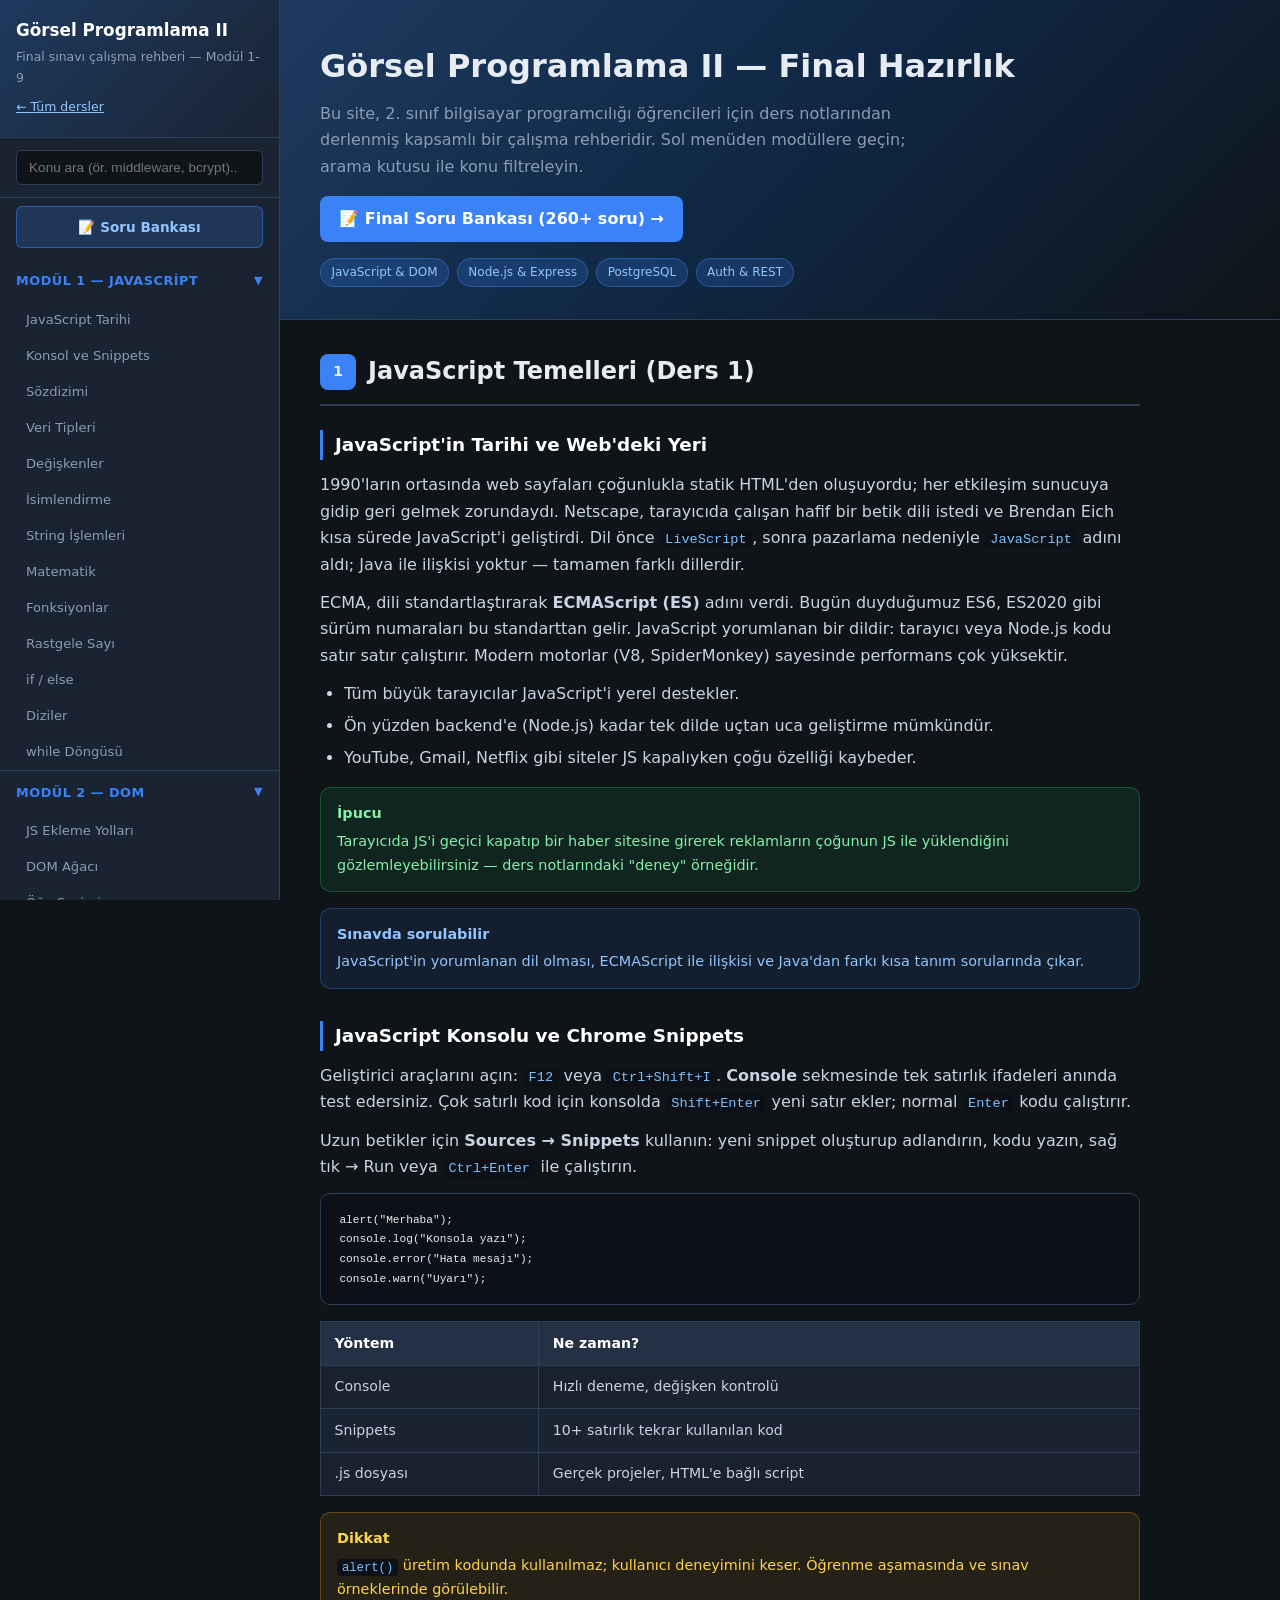
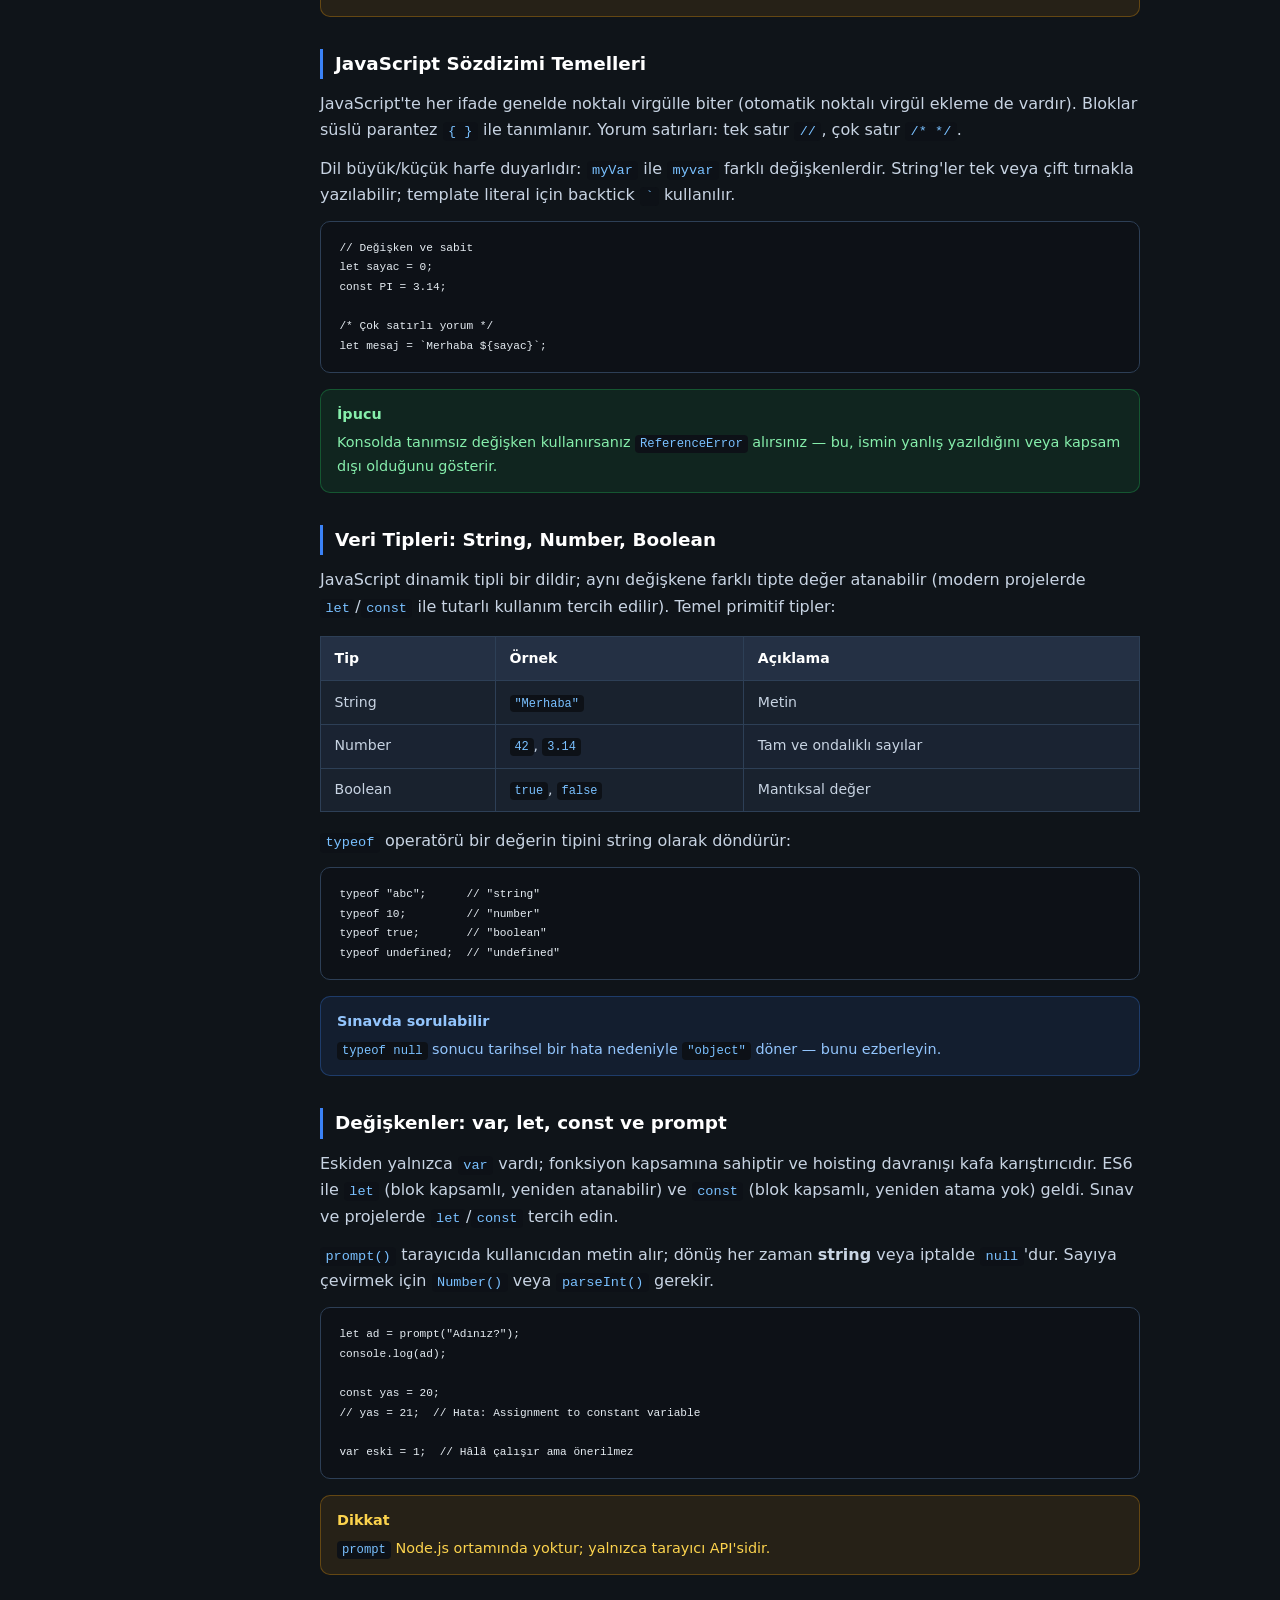
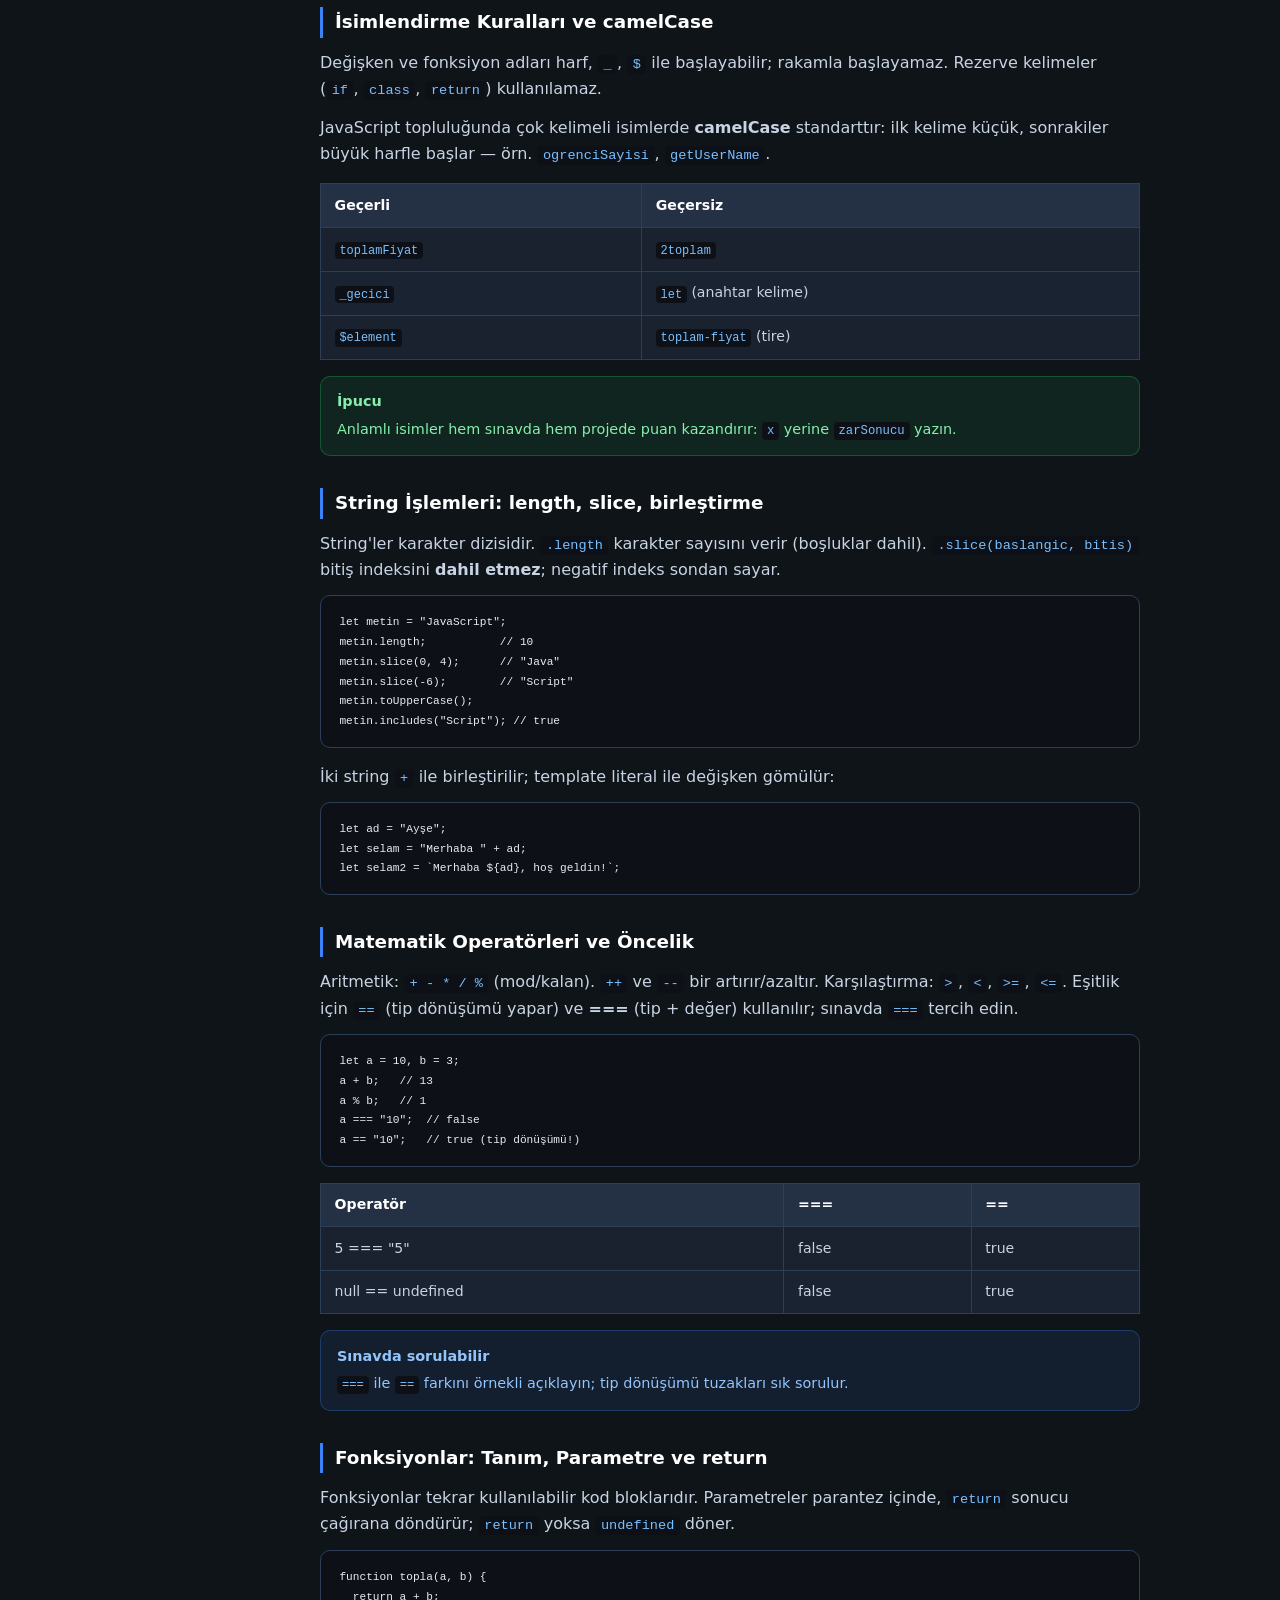
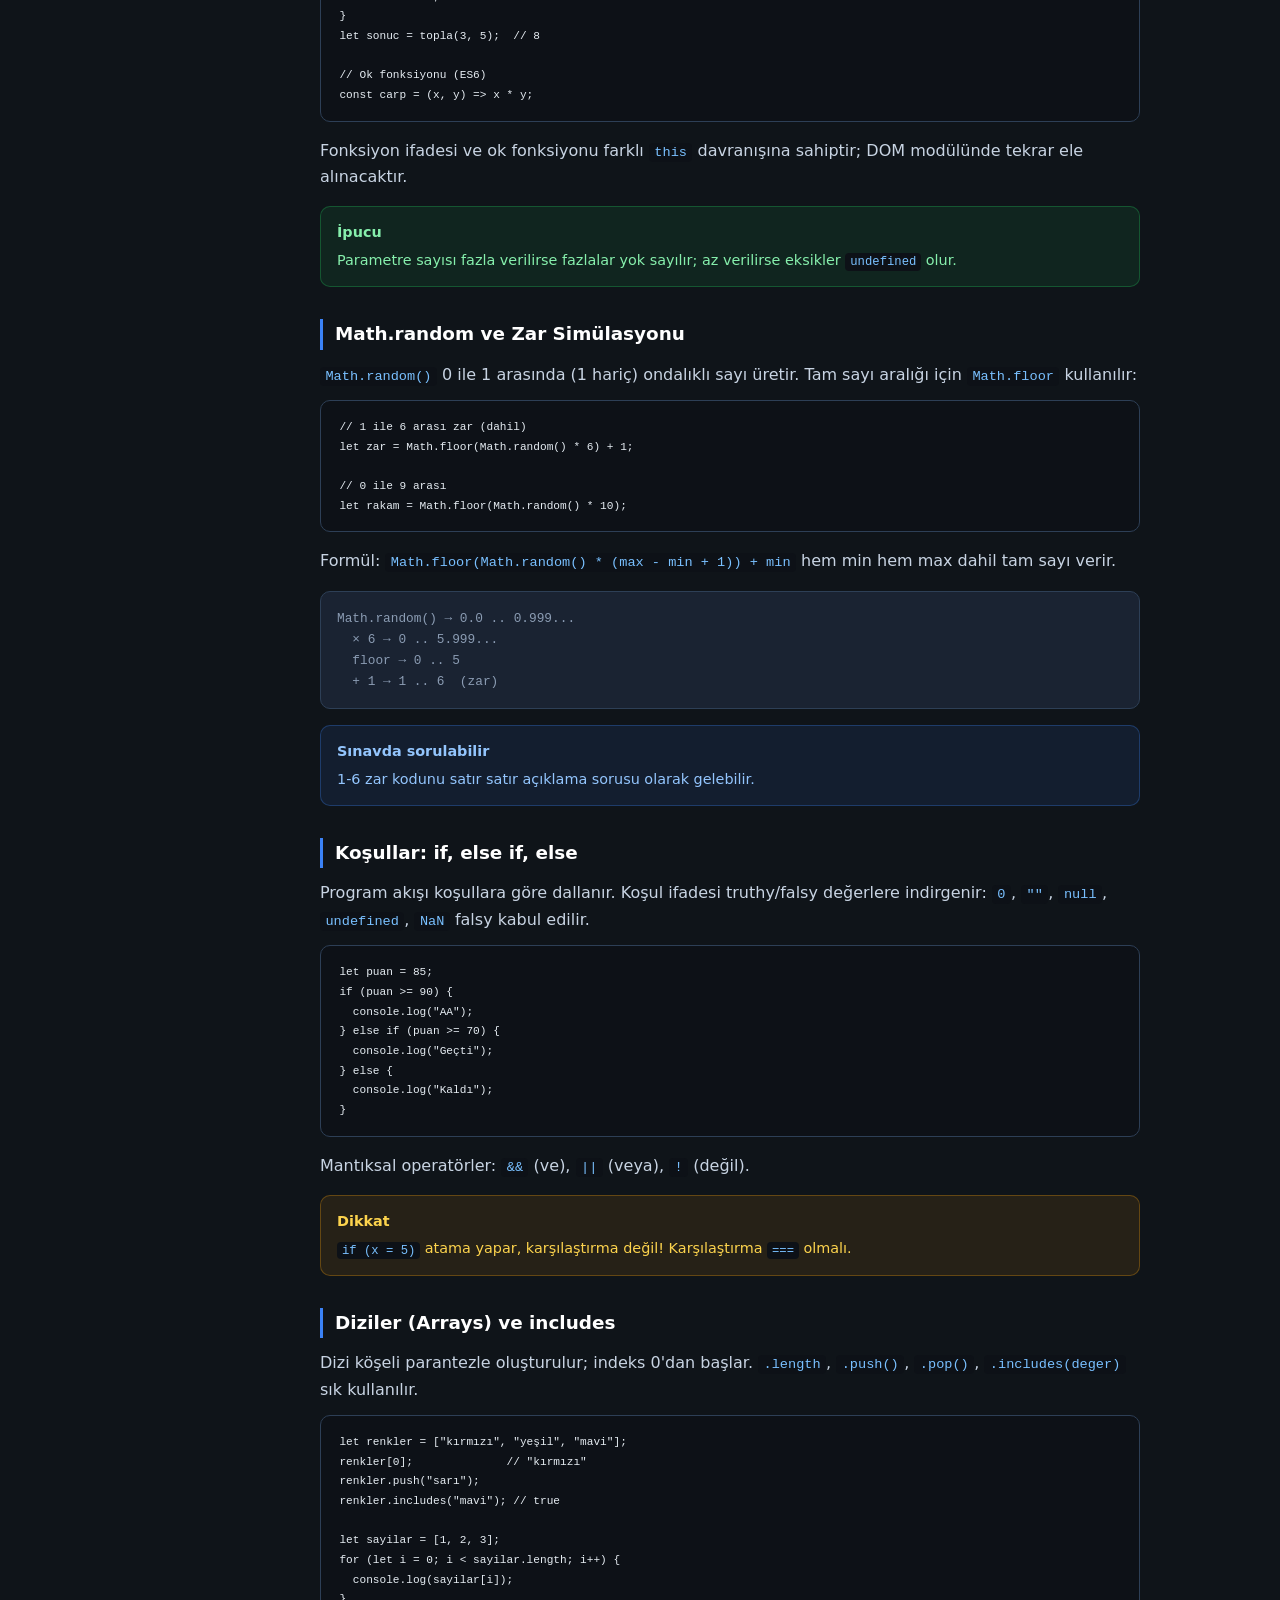
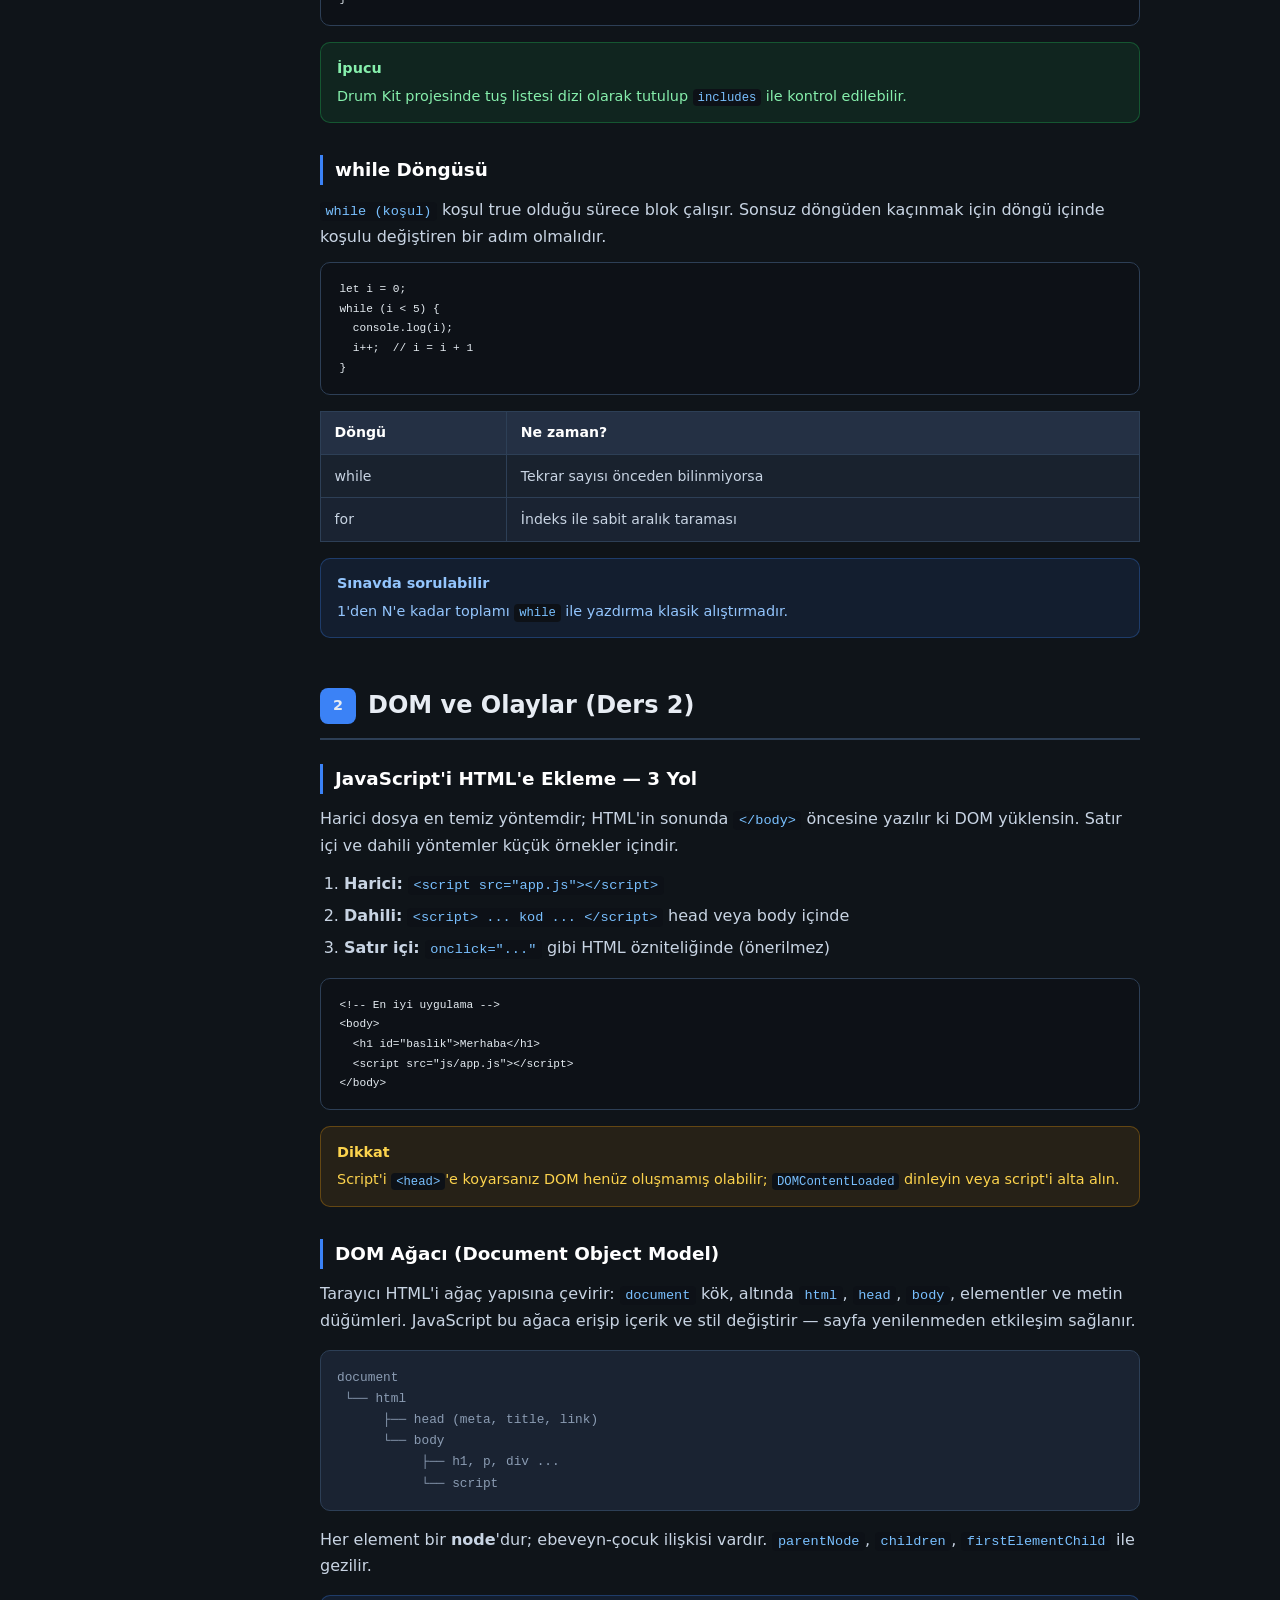
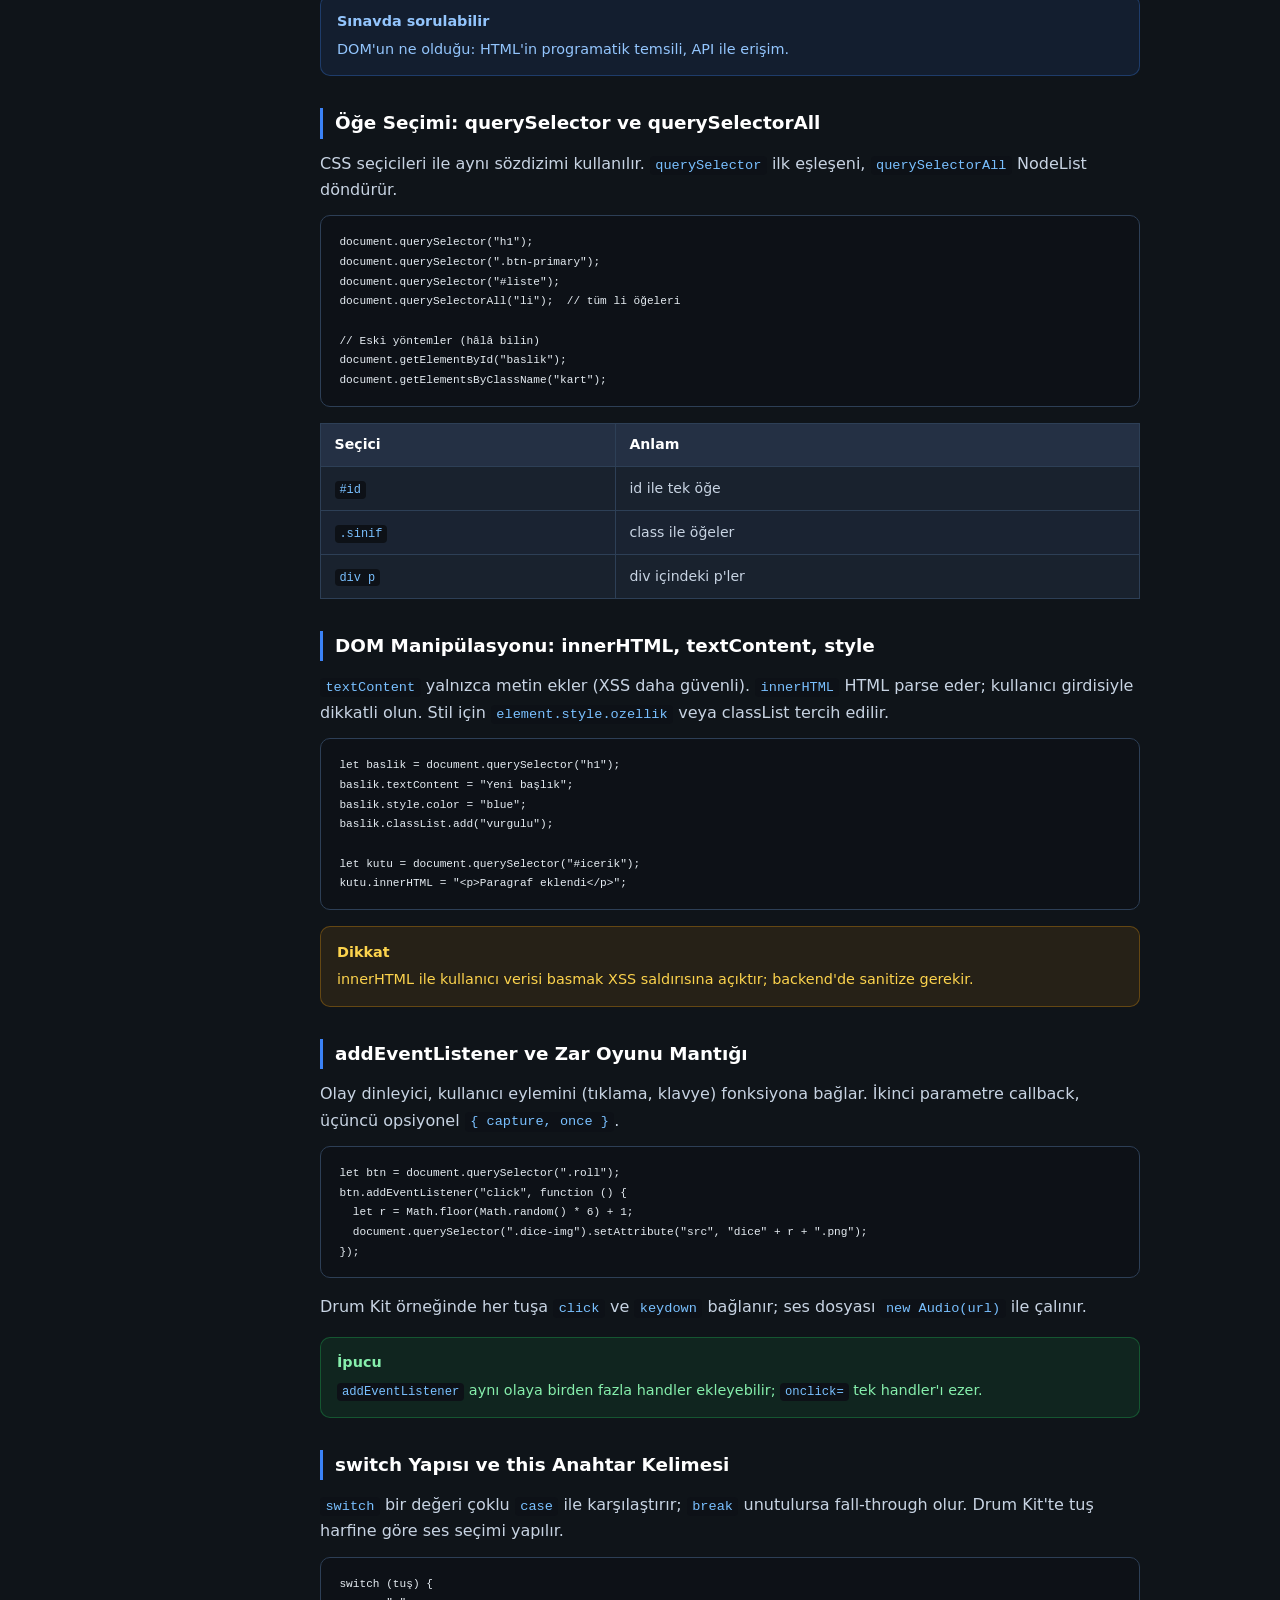
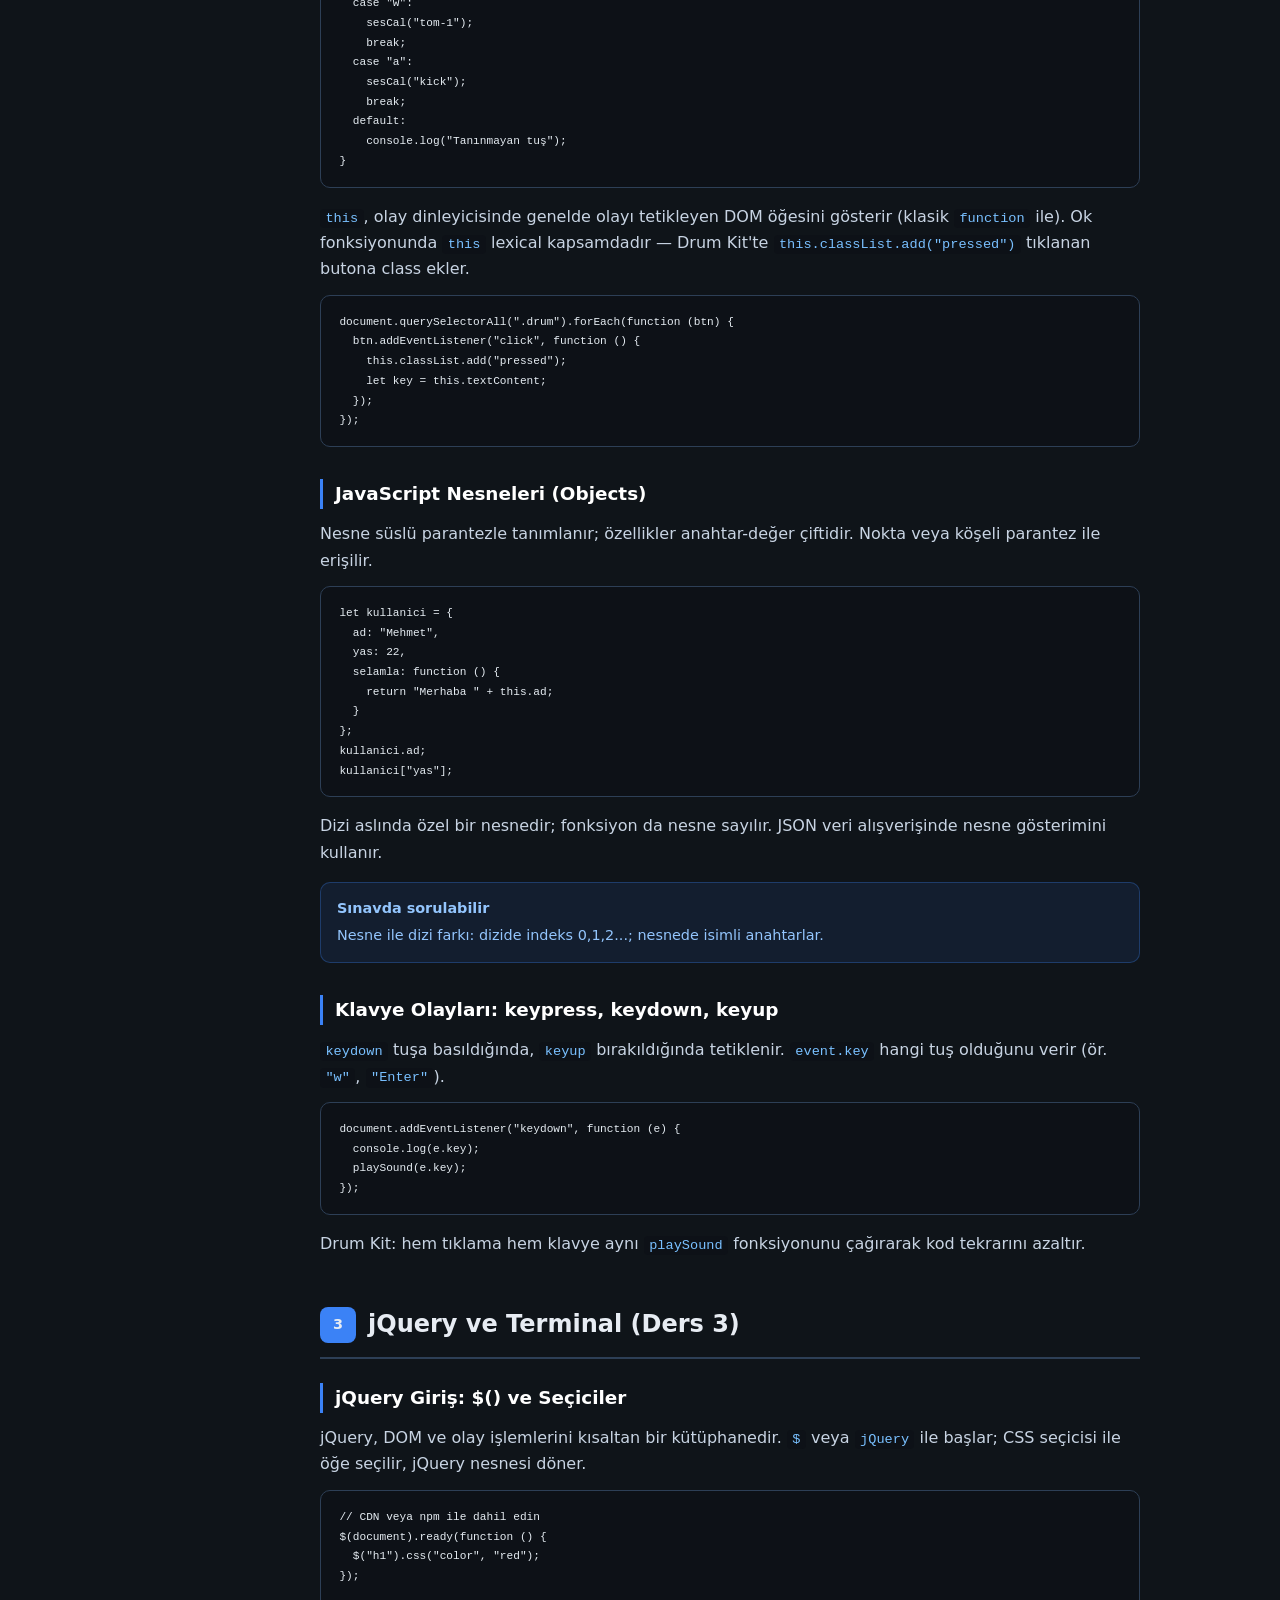
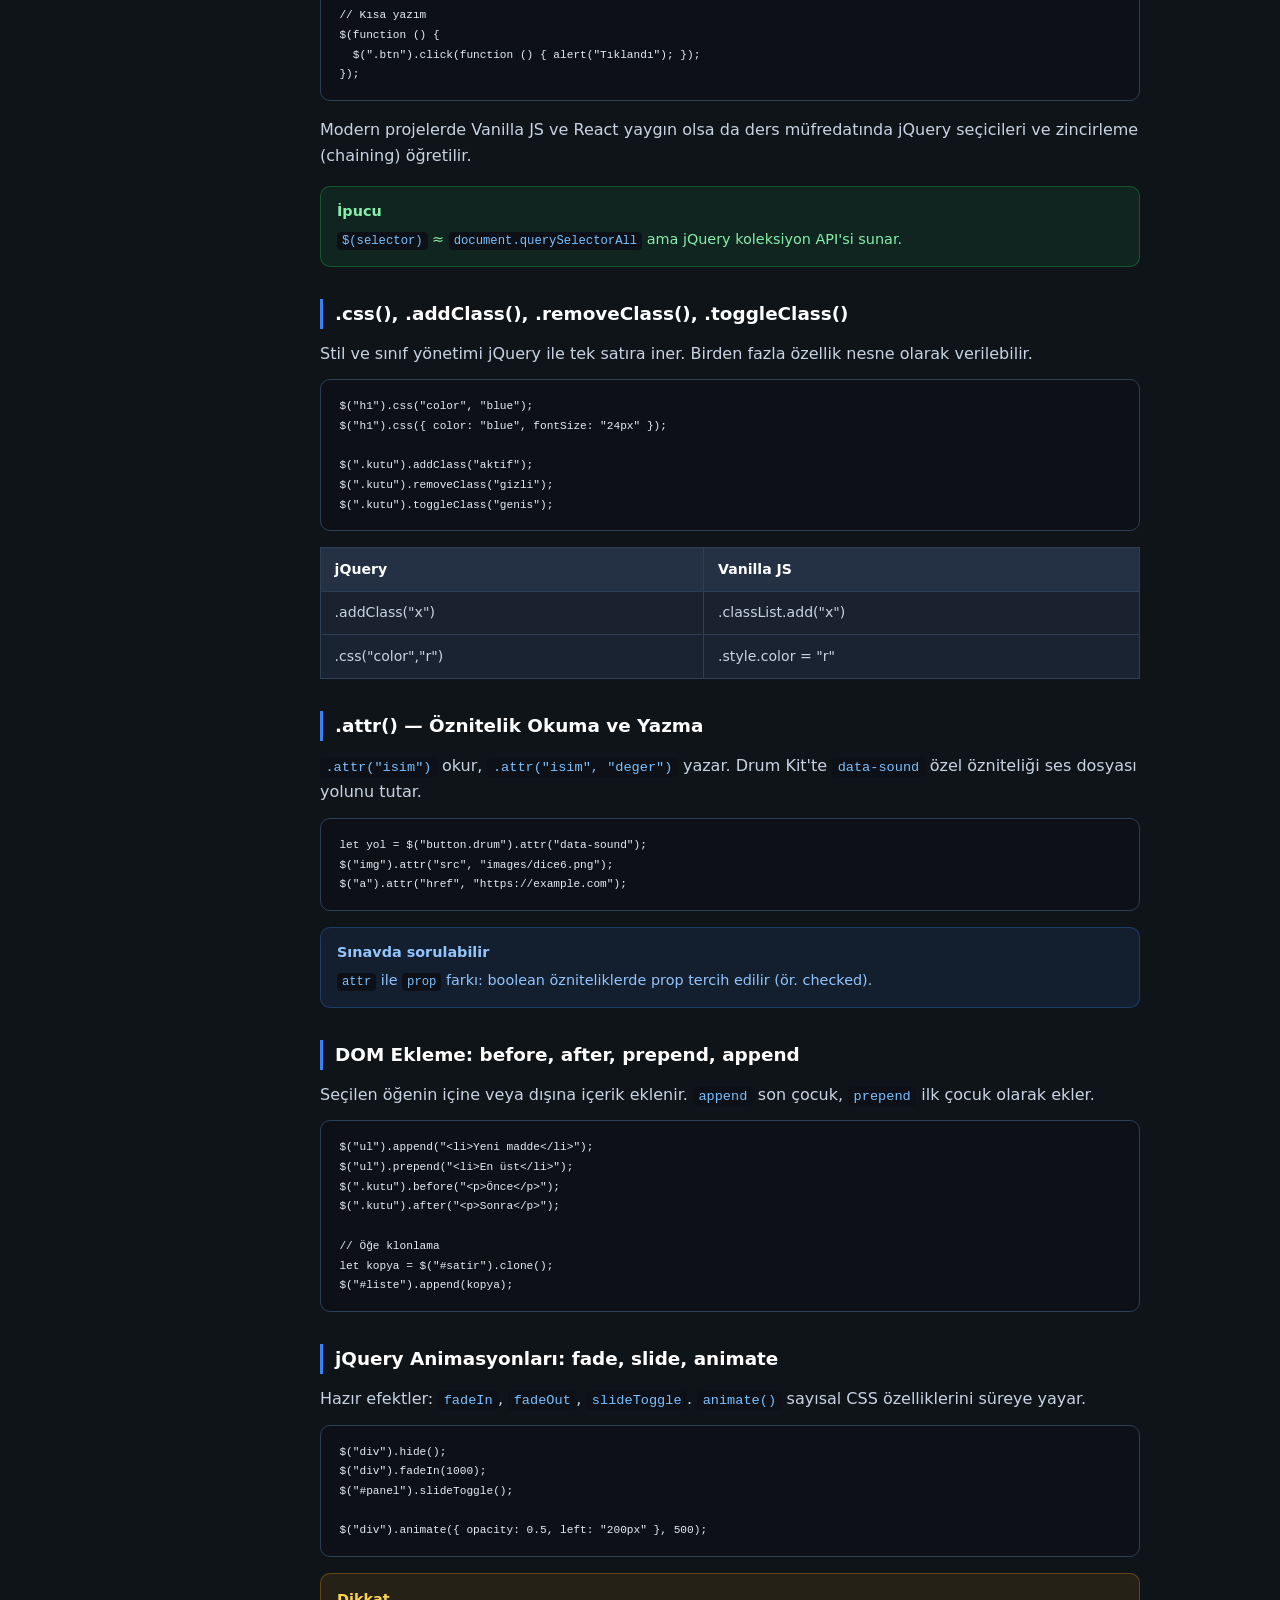
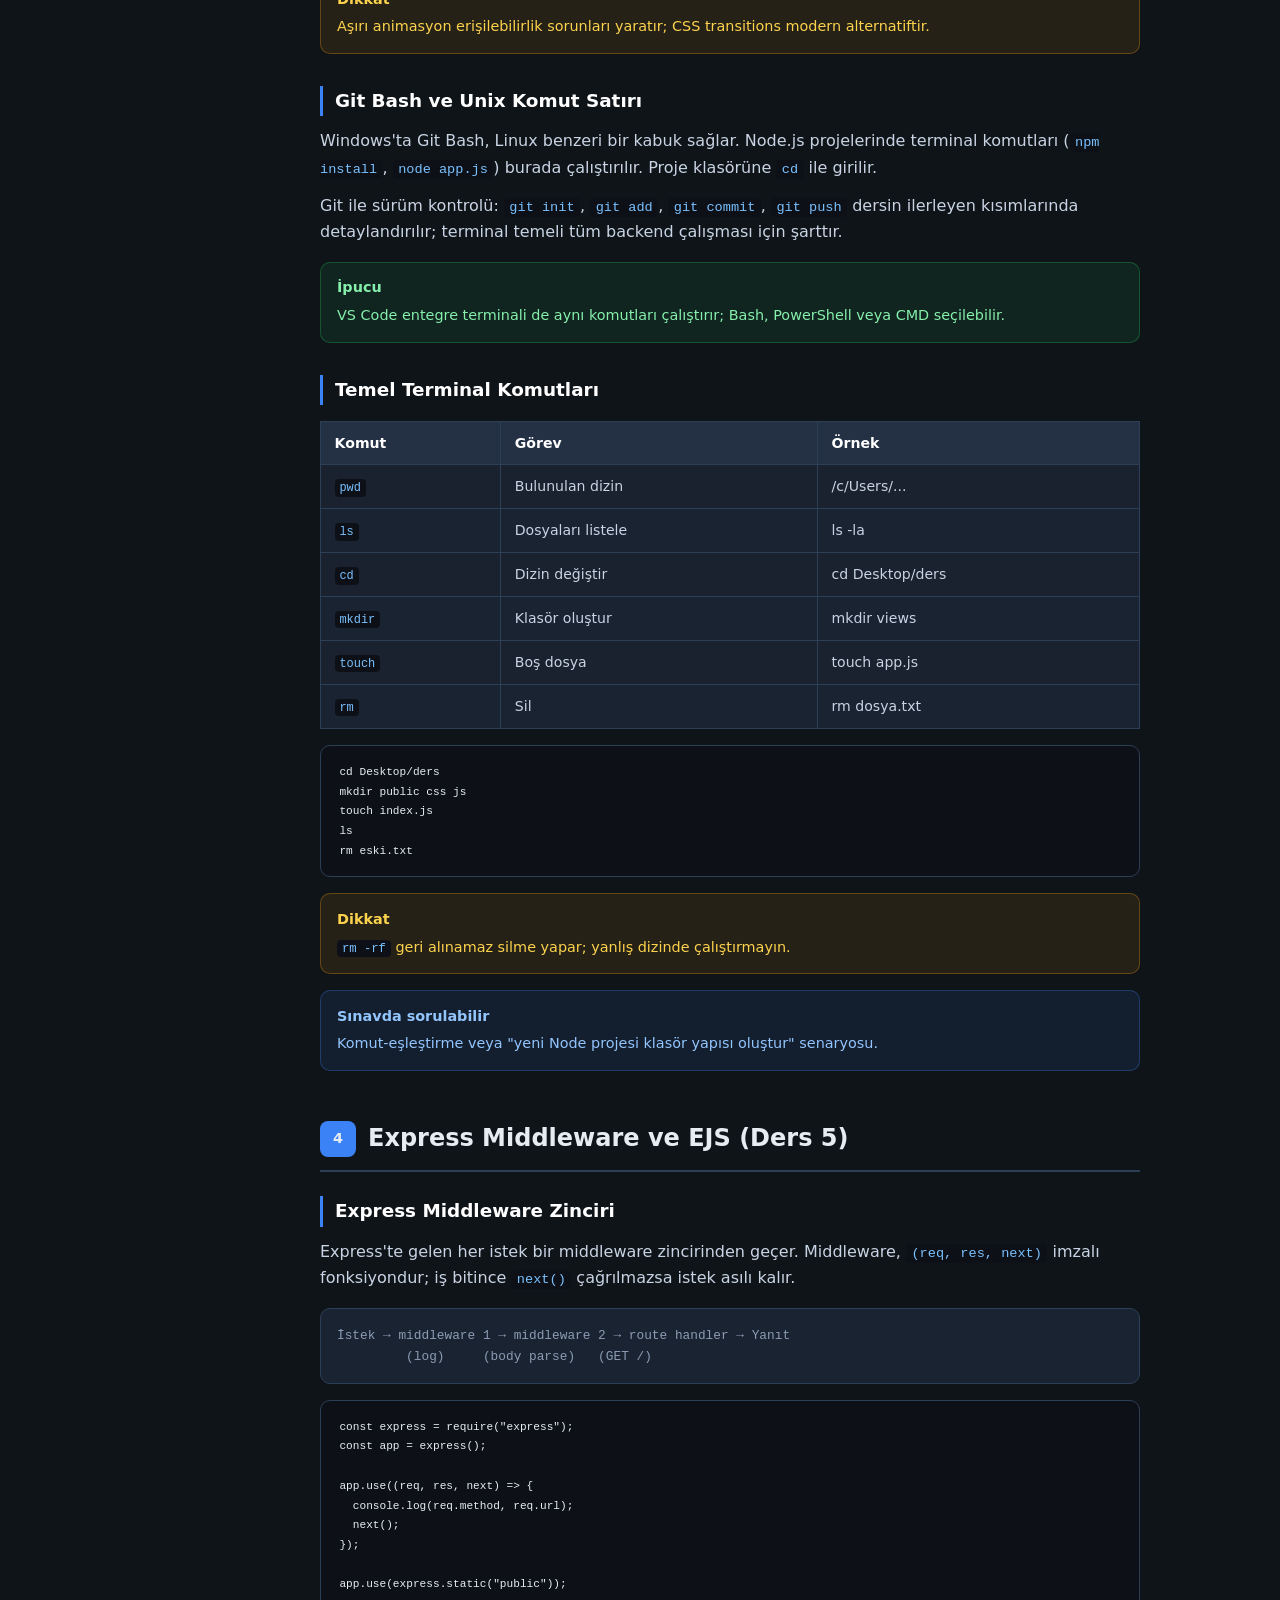
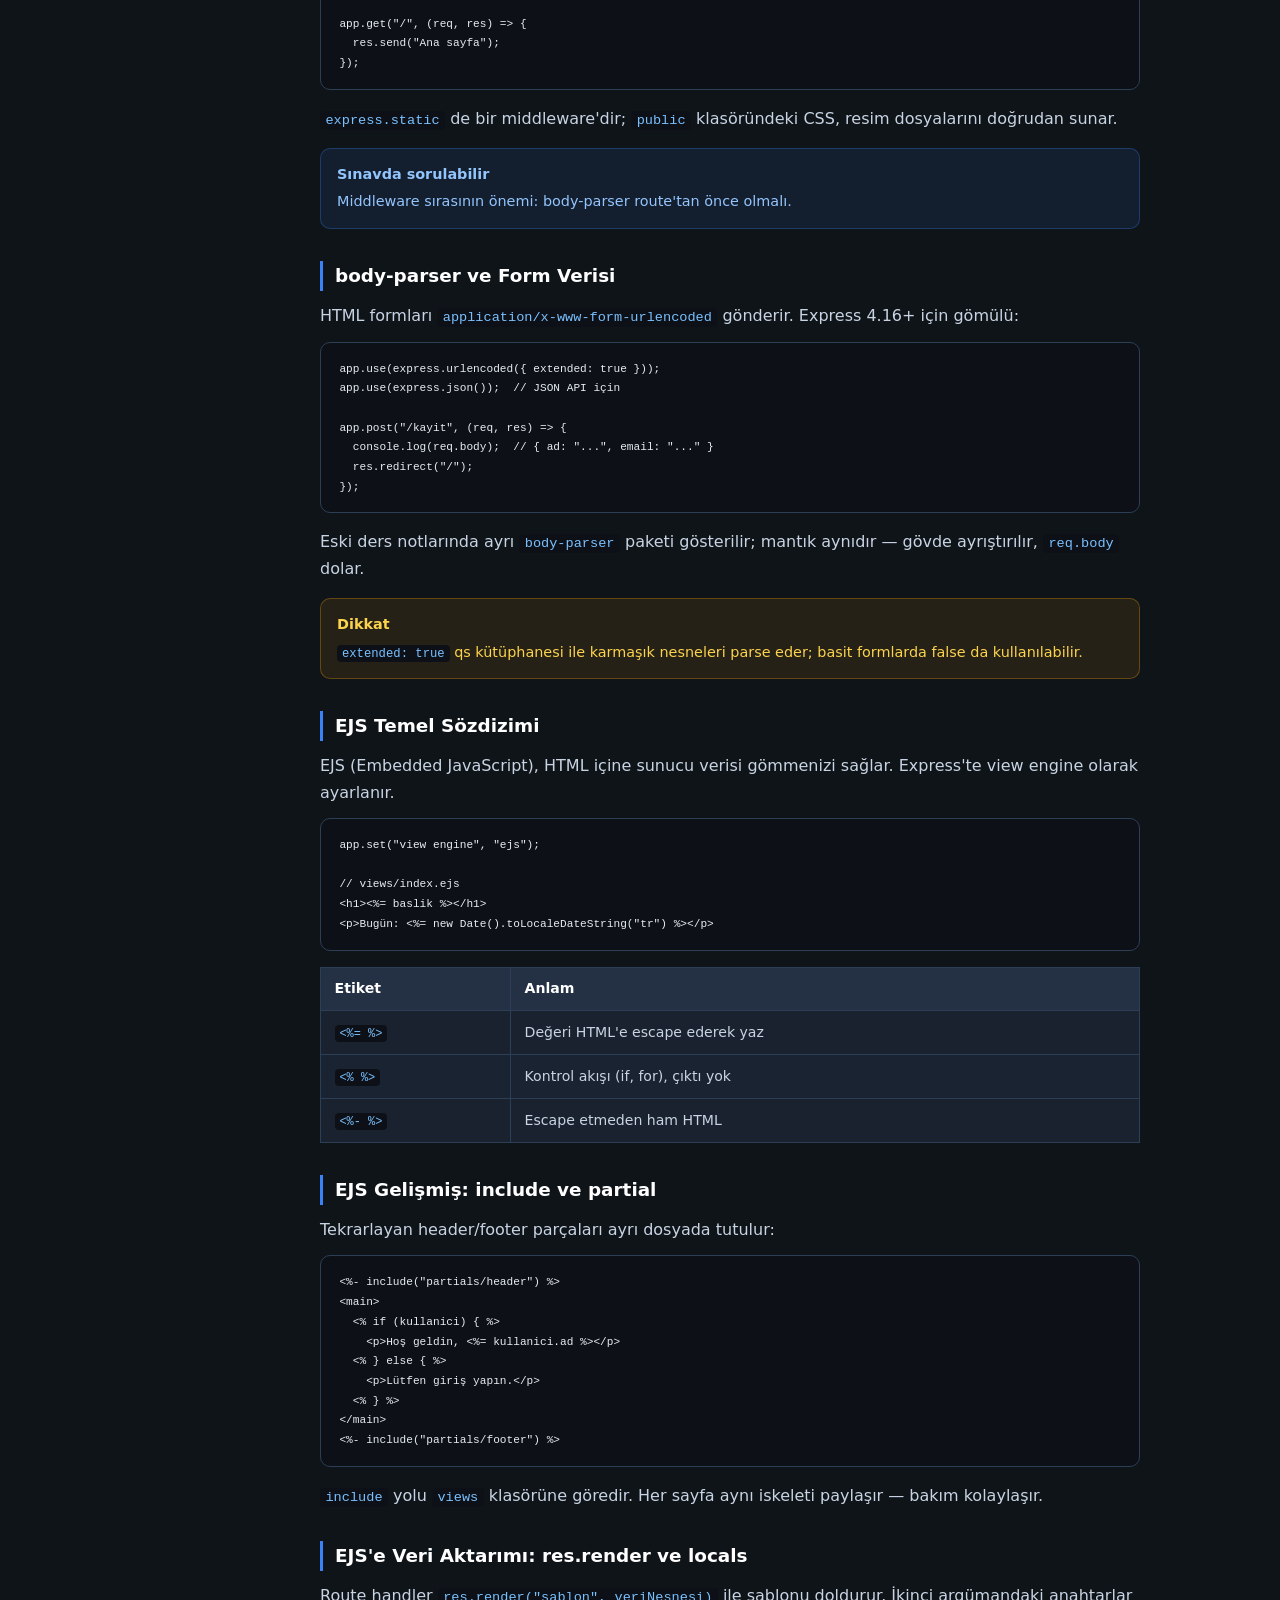
<file: home.html>
<!DOCTYPE html>
<html lang="tr">
<head>
  <meta charset="UTF-8">
  <meta name="viewport" content="width=device-width, initial-scale=1.0">
  <title>Görsel Programlama II - Final Sınavı Çalışma Rehberi</title>
  <link rel="stylesheet" href="css/style.css">
</head>
<body>
  <div class="app">
    <aside class="sidebar">
      <div class="sidebar-header">
        <h1>Görsel Programlama II</h1>
        <p>Final sınavı çalışma rehberi — Modül 1-9</p>
        <p style="margin-top:0.5rem"><a href="index.html" style="font-size:0.78rem;color:#93c5fd">← Tüm dersler</a></p>
      </div>
      <div class="search-box">
        <input type="search" id="search" placeholder="Konu ara (ör. middleware, bcrypt)...">
      </div>
      <div style="padding:0.5rem 1rem 0.75rem">
        <a href="sorular.html" style="display:block;text-align:center;padding:0.55rem;background:rgba(59,130,246,0.2);border:1px solid rgba(59,130,246,0.5);border-radius:6px;color:#93c5fd;text-decoration:none;font-size:0.85rem;font-weight:600">📝 Soru Bankası</a>
      </div>
      <nav>
        <div class="nav-module">
          <div class="nav-module-title">Modül 1 — JavaScript <span class="arrow">▼</span></div>
          <div class="nav-links">
            <a href="#js-tarih">JavaScript Tarihi</a>
            <a href="#js-konsol">Konsol ve Snippets</a>
            <a href="#js-sozdizim">Sözdizimi</a>
            <a href="#js-veri-tipleri">Veri Tipleri</a>
            <a href="#js-degiskenler">Değişkenler</a>
            <a href="#js-isimlendirme">İsimlendirme</a>
            <a href="#js-string">String İşlemleri</a>
            <a href="#js-matematik">Matematik</a>
            <a href="#js-fonksiyonlar">Fonksiyonlar</a>
            <a href="#js-random">Rastgele Sayı</a>
            <a href="#js-if-else">if / else</a>
            <a href="#js-diziler">Diziler</a>
            <a href="#js-while">while Döngüsü</a>
          </div>
        </div>
        <div class="nav-module">
          <div class="nav-module-title">Modül 2 — DOM <span class="arrow">▼</span></div>
          <div class="nav-links">
            <a href="#js-ekleme">JS Ekleme Yolları</a>
            <a href="#dom-giris">DOM Ağacı</a>
            <a href="#dom-secim">Öğe Seçimi</a>
            <a href="#dom-manipulasyon">Manipülasyon</a>
            <a href="#event-listener">addEventListener</a>
            <a href="#switch-this">switch ve this</a>
            <a href="#nesneler">Nesneler</a>
            <a href="#klavye-event">Klavye Olayları</a>
          </div>
        </div>
        <div class="nav-module">
          <div class="nav-module-title">Modül 3 — jQuery <span class="arrow">▼</span></div>
          <div class="nav-links">
            <a href="#jquery-giris">jQuery Giriş</a>
            <a href="#jquery-css">.css() ve Sınıflar</a>
            <a href="#jquery-attr">.attr()</a>
            <a href="#jquery-dom">DOM Ekleme</a>
            <a href="#jquery-anim">Animasyonlar</a>
            <a href="#git-bash">Git Bash</a>
            <a href="#terminal-komutlar">Terminal Komutları</a>
          </div>
        </div>
        <div class="nav-module">
          <div class="nav-module-title">Modül 4 — Express/EJS <span class="arrow">▼</span></div>
          <div class="nav-links">
            <a href="#middleware">Middleware</a>
            <a href="#body-parser">body-parser</a>
            <a href="#ejs-temel">EJS Temel</a>
            <a href="#ejs-gelismis">EJS Gelişmiş</a>
            <a href="#ejs-veri">EJS Veri Aktarımı</a>
          </div>
        </div>
        <div class="nav-module">
          <div class="nav-module-title">Modül 5 — Veritabanları <span class="arrow">▼</span></div>
          <div class="nav-links">
            <a href="#veri-kalicilik">Veri Kalıcılığı</a>
            <a href="#sql-nosql">SQL vs NoSQL</a>
            <a href="#sql-crud">SQL CRUD</a>
            <a href="#sql-join">JOIN</a>
          </div>
        </div>
        <div class="nav-module">
          <div class="nav-module-title">Modül 6 — PostgreSQL <span class="arrow">▼</span></div>
          <div class="nav-links">
            <a href="#postgres-kurulum">Kurulum</a>
            <a href="#pg-node">pg ve Node.js</a>
            <a href="#csv-import">CSV İçe Aktarma</a>
          </div>
        </div>
        <div class="nav-module">
          <div class="nav-module-title">Modül 7 — Güvenlik <span class="arrow">▼</span></div>
          <div class="nav-links">
            <a href="#auth-neden">Kimlik Doğrulama</a>
            <a href="#guvenlik-seviyeleri">Güvenlik Seviyeleri</a>
            <a href="#sifreleme-hash">Şifreleme ve Hash</a>
            <a href="#saldirilar">Saldırı Türleri</a>
          </div>
        </div>
        <div class="nav-module">
          <div class="nav-module-title">Modül 8 — Oturum <span class="arrow">▼</span></div>
          <div class="nav-links">
            <a href="#cookies">Çerezler</a>
            <a href="#sessions">Oturumlar</a>
            <a href="#passport">Passport</a>
            <a href="#dotenv">dotenv</a>
          </div>
        </div>
        <div class="nav-module">
          <div class="nav-module-title">Modül 9 — API/REST <span class="arrow">▼</span></div>
          <div class="nav-links">
            <a href="#api-giris">API Giriş</a>
            <a href="#rest-api">REST API</a>
            <a href="#json">JSON</a>
            <a href="#axios">Axios</a>
          </div>
        </div>
      </nav>
    </aside>

    <main class="main">
      <header class="hero">
        <h2>Görsel Programlama II — Final Hazırlık</h2>
        <p>Bu site, 2. sınıf bilgisayar programcılığı öğrencileri için ders notlarından derlenmiş kapsamlı bir çalışma rehberidir. Sol menüden modüllere geçin; arama kutusu ile konu filtreleyin.</p>
        <p style="margin-top:1rem"><a href="sorular.html" style="display:inline-block;padding:0.6rem 1.2rem;background:#3b82f6;color:#fff;text-decoration:none;border-radius:8px;font-weight:600">📝 Final Soru Bankası (260+ soru) →</a></p>
        <div class="badges">
          <span class="badge">JavaScript &amp; DOM</span>
          <span class="badge">Node.js &amp; Express</span>
          <span class="badge">PostgreSQL</span>
          <span class="badge">Auth &amp; REST</span>
        </div>
      </header>

      <div class="content">
        <article class="module" id="modul-1">
          <div class="module-header">
            <span class="module-num">1</span>
            <h2>JavaScript Temelleri (Ders 1)</h2>
          </div>

      <section class="section" id="js-tarih">
        <h3>JavaScript'in Tarihi ve Web'deki Yeri</h3>
        <p>1990'ların ortasında web sayfaları çoğunlukla statik HTML'den oluşuyordu; her etkileşim sunucuya gidip geri gelmek zorundaydı. Netscape, tarayıcıda çalışan hafif bir betik dili istedi ve Brendan Eich kısa sürede JavaScript'i geliştirdi. Dil önce <code>LiveScript</code>, sonra pazarlama nedeniyle <code>JavaScript</code> adını aldı; Java ile ilişkisi yoktur — tamamen farklı dillerdir.</p>
        <p>ECMA, dili standartlaştırarak <strong>ECMAScript (ES)</strong> adını verdi. Bugün duyduğumuz ES6, ES2020 gibi sürüm numaraları bu standarttan gelir. JavaScript yorumlanan bir dildir: tarayıcı veya Node.js kodu satır satır çalıştırır. Modern motorlar (V8, SpiderMonkey) sayesinde performans çok yüksektir.</p>
        <ul>
          <li>Tüm büyük tarayıcılar JavaScript'i yerel destekler.</li>
          <li>Ön yüzden backend'e (Node.js) kadar tek dilde uçtan uca geliştirme mümkündür.</li>
          <li>YouTube, Gmail, Netflix gibi siteler JS kapalıyken çoğu özelliği kaybeder.</li>
        </ul>
        <div class="tip"><strong>İpucu</strong>Tarayıcıda JS'i geçici kapatıp bir haber sitesine girerek reklamların çoğunun JS ile yüklendiğini gözlemleyebilirsiniz — ders notlarındaki "deney" örneğidir.</div>
        <div class="exam"><strong>Sınavda sorulabilir</strong>JavaScript'in yorumlanan dil olması, ECMAScript ile ilişkisi ve Java'dan farkı kısa tanım sorularında çıkar.</div>
      </section>

      <section class="section" id="js-konsol">
        <h3>JavaScript Konsolu ve Chrome Snippets</h3>
        <p>Geliştirici araçlarını açın: <code>F12</code> veya <code>Ctrl+Shift+I</code>. <strong>Console</strong> sekmesinde tek satırlık ifadeleri anında test edersiniz. Çok satırlı kod için konsolda <code>Shift+Enter</code> yeni satır ekler; normal <code>Enter</code> kodu çalıştırır.</p>
        <p>Uzun betikler için <strong>Sources → Snippets</strong> kullanın: yeni snippet oluşturup adlandırın, kodu yazın, sağ tık → Run veya <code>Ctrl+Enter</code> ile çalıştırın.</p>
        <pre><code>alert("Merhaba");
console.log("Konsola yazı");
console.error("Hata mesajı");
console.warn("Uyarı");</code></pre>
        <table>
          <tr><th>Yöntem</th><th>Ne zaman?</th></tr>
          <tr><td>Console</td><td>Hızlı deneme, değişken kontrolü</td></tr>
          <tr><td>Snippets</td><td>10+ satırlık tekrar kullanılan kod</td></tr>
          <tr><td>.js dosyası</td><td>Gerçek projeler, HTML'e bağlı script</td></tr>
        </table>
        <div class="warn"><strong>Dikkat</strong><code>alert()</code> üretim kodunda kullanılmaz; kullanıcı deneyimini keser. Öğrenme aşamasında ve sınav örneklerinde görülebilir.</div>
      </section>

      <section class="section" id="js-sozdizim">
        <h3>JavaScript Sözdizimi Temelleri</h3>
        <p>JavaScript'te her ifade genelde noktalı virgülle biter (otomatik noktalı virgül ekleme de vardır). Bloklar süslü parantez <code>{ }</code> ile tanımlanır. Yorum satırları: tek satır <code>//</code>, çok satır <code>/* */</code>.</p>
        <p>Dil büyük/küçük harfe duyarlıdır: <code>myVar</code> ile <code>myvar</code> farklı değişkenlerdir. String'ler tek veya çift tırnakla yazılabilir; template literal için backtick <code>`</code> kullanılır.</p>
        <pre><code>// Değişken ve sabit
let sayac = 0;
const PI = 3.14;

/* Çok satırlı yorum */
let mesaj = `Merhaba ${sayac}`;</code></pre>
        <div class="tip"><strong>İpucu</strong>Konsolda tanımsız değişken kullanırsanız <code>ReferenceError</code> alırsınız — bu, ismin yanlış yazıldığını veya kapsam dışı olduğunu gösterir.</div>
      </section>

      <section class="section" id="js-veri-tipleri">
        <h3>Veri Tipleri: String, Number, Boolean</h3>
        <p>JavaScript dinamik tipli bir dildir; aynı değişkene farklı tipte değer atanabilir (modern projelerde <code>let</code>/<code>const</code> ile tutarlı kullanım tercih edilir). Temel primitif tipler:</p>
        <table>
          <tr><th>Tip</th><th>Örnek</th><th>Açıklama</th></tr>
          <tr><td>String</td><td><code>"Merhaba"</code></td><td>Metin</td></tr>
          <tr><td>Number</td><td><code>42</code>, <code>3.14</code></td><td>Tam ve ondalıklı sayılar</td></tr>
          <tr><td>Boolean</td><td><code>true</code>, <code>false</code></td><td>Mantıksal değer</td></tr>
        </table>
        <p><code>typeof</code> operatörü bir değerin tipini string olarak döndürür:</p>
        <pre><code>typeof "abc";      // "string"
typeof 10;         // "number"
typeof true;       // "boolean"
typeof undefined;  // "undefined"</code></pre>
        <div class="exam"><strong>Sınavda sorulabilir</strong><code>typeof null</code> sonucu tarihsel bir hata nedeniyle <code>"object"</code> döner — bunu ezberleyin.</div>
      </section>

      <section class="section" id="js-degiskenler">
        <h3>Değişkenler: var, let, const ve prompt</h3>
        <p>Eskiden yalnızca <code>var</code> vardı; fonksiyon kapsamına sahiptir ve hoisting davranışı kafa karıştırıcıdır. ES6 ile <code>let</code> (blok kapsamlı, yeniden atanabilir) ve <code>const</code> (blok kapsamlı, yeniden atama yok) geldi. Sınav ve projelerde <code>let</code>/<code>const</code> tercih edin.</p>
        <p><code>prompt()</code> tarayıcıda kullanıcıdan metin alır; dönüş her zaman <strong>string</strong> veya iptalde <code>null</code>'dur. Sayıya çevirmek için <code>Number()</code> veya <code>parseInt()</code> gerekir.</p>
        <pre><code>let ad = prompt("Adınız?");
console.log(ad);

const yas = 20;
// yas = 21;  // Hata: Assignment to constant variable

var eski = 1;  // Hâlâ çalışır ama önerilmez</code></pre>
        <div class="warn"><strong>Dikkat</strong><code>prompt</code> Node.js ortamında yoktur; yalnızca tarayıcı API'sidir.</div>
      </section>

      <section class="section" id="js-isimlendirme">
        <h3>İsimlendirme Kuralları ve camelCase</h3>
        <p>Değişken ve fonksiyon adları harf, <code>_</code>, <code>$</code> ile başlayabilir; rakamla başlayamaz. Rezerve kelimeler (<code>if</code>, <code>class</code>, <code>return</code>) kullanılamaz.</p>
        <p>JavaScript topluluğunda çok kelimeli isimlerde <strong>camelCase</strong> standarttır: ilk kelime küçük, sonrakiler büyük harfle başlar — örn. <code>ogrenciSayisi</code>, <code>getUserName</code>.</p>
        <table>
          <tr><th>Geçerli</th><th>Geçersiz</th></tr>
          <tr><td><code>toplamFiyat</code></td><td><code>2toplam</code></td></tr>
          <tr><td><code>_gecici</code></td><td><code>let</code> (anahtar kelime)</td></tr>
          <tr><td><code>$element</code></td><td><code>toplam-fiyat</code> (tire)</td></tr>
        </table>
        <div class="tip"><strong>İpucu</strong>Anlamlı isimler hem sınavda hem projede puan kazandırır: <code>x</code> yerine <code>zarSonucu</code> yazın.</div>
      </section>

      <section class="section" id="js-string">
        <h3>String İşlemleri: length, slice, birleştirme</h3>
        <p>String'ler karakter dizisidir. <code>.length</code> karakter sayısını verir (boşluklar dahil). <code>.slice(baslangic, bitis)</code> bitiş indeksini <strong>dahil etmez</strong>; negatif indeks sondan sayar.</p>
        <pre><code>let metin = "JavaScript";
metin.length;           // 10
metin.slice(0, 4);      // "Java"
metin.slice(-6);        // "Script"
metin.toUpperCase();
metin.includes("Script"); // true</code></pre>
        <p>İki string <code>+</code> ile birleştirilir; template literal ile değişken gömülür:</p>
        <pre><code>let ad = "Ayşe";
let selam = "Merhaba " + ad;
let selam2 = `Merhaba ${ad}, hoş geldin!`;</code></pre>
      </section>

      <section class="section" id="js-matematik">
        <h3>Matematik Operatörleri ve Öncelik</h3>
        <p>Aritmetik: <code>+ - * / %</code> (mod/kalan). <code>++</code> ve <code>--</code> bir artırır/azaltır. Karşılaştırma: <code>&gt;</code>, <code>&lt;</code>, <code>&gt;=</code>, <code>&lt;=</code>. Eşitlik için <code>==</code> (tip dönüşümü yapar) ve <strong>===</strong> (tip + değer) kullanılır; sınavda <code>===</code> tercih edin.</p>
        <pre><code>let a = 10, b = 3;
a + b;   // 13
a % b;   // 1
a === "10";  // false
a == "10";   // true (tip dönüşümü!)</code></pre>
        <table>
          <tr><th>Operatör</th><th>===</th><th>==</th></tr>
          <tr><td>5 === "5"</td><td>false</td><td>true</td></tr>
          <tr><td>null == undefined</td><td>false</td><td>true</td></tr>
        </table>
        <div class="exam"><strong>Sınavda sorulabilir</strong><code>===</code> ile <code>==</code> farkını örnekli açıklayın; tip dönüşümü tuzakları sık sorulur.</div>
      </section>

      <section class="section" id="js-fonksiyonlar">
        <h3>Fonksiyonlar: Tanım, Parametre ve return</h3>
        <p>Fonksiyonlar tekrar kullanılabilir kod bloklarıdır. Parametreler parantez içinde, <code>return</code> sonucu çağırana döndürür; <code>return</code> yoksa <code>undefined</code> döner.</p>
        <pre><code>function topla(a, b) {
  return a + b;
}
let sonuc = topla(3, 5);  // 8

// Ok fonksiyonu (ES6)
const carp = (x, y) => x * y;</code></pre>
        <p>Fonksiyon ifadesi ve ok fonksiyonu farklı <code>this</code> davranışına sahiptir; DOM modülünde tekrar ele alınacaktır.</p>
        <div class="tip"><strong>İpucu</strong>Parametre sayısı fazla verilirse fazlalar yok sayılır; az verilirse eksikler <code>undefined</code> olur.</div>
      </section>

      <section class="section" id="js-random">
        <h3>Math.random ve Zar Simülasyonu</h3>
        <p><code>Math.random()</code> 0 ile 1 arasında (1 hariç) ondalıklı sayı üretir. Tam sayı aralığı için <code>Math.floor</code> kullanılır:</p>
        <pre><code>// 1 ile 6 arası zar (dahil)
let zar = Math.floor(Math.random() * 6) + 1;

// 0 ile 9 arası
let rakam = Math.floor(Math.random() * 10);</code></pre>
        <p>Formül: <code>Math.floor(Math.random() * (max - min + 1)) + min</code> hem min hem max dahil tam sayı verir.</p>
        <div class="flow">Math.random() → 0.0 .. 0.999...
  × 6 → 0 .. 5.999...
  floor → 0 .. 5
  + 1 → 1 .. 6  (zar)</div>
        <div class="exam"><strong>Sınavda sorulabilir</strong>1-6 zar kodunu satır satır açıklama sorusu olarak gelebilir.</div>
      </section>

      <section class="section" id="js-if-else">
        <h3>Koşullar: if, else if, else</h3>
        <p>Program akışı koşullara göre dallanır. Koşul ifadesi truthy/falsy değerlere indirgenir: <code>0</code>, <code>""</code>, <code>null</code>, <code>undefined</code>, <code>NaN</code> falsy kabul edilir.</p>
        <pre><code>let puan = 85;
if (puan >= 90) {
  console.log("AA");
} else if (puan >= 70) {
  console.log("Geçti");
} else {
  console.log("Kaldı");
}</code></pre>
        <p>Mantıksal operatörler: <code>&amp;&amp;</code> (ve), <code>||</code> (veya), <code>!</code> (değil).</p>
        <div class="warn"><strong>Dikkat</strong><code>if (x = 5)</code> atama yapar, karşılaştırma değil! Karşılaştırma <code>===</code> olmalı.</div>
      </section>

      <section class="section" id="js-diziler">
        <h3>Diziler (Arrays) ve includes</h3>
        <p>Dizi köşeli parantezle oluşturulur; indeks 0'dan başlar. <code>.length</code>, <code>.push()</code>, <code>.pop()</code>, <code>.includes(deger)</code> sık kullanılır.</p>
        <pre><code>let renkler = ["kırmızı", "yeşil", "mavi"];
renkler[0];              // "kırmızı"
renkler.push("sarı");
renkler.includes("mavi"); // true

let sayilar = [1, 2, 3];
for (let i = 0; i &lt; sayilar.length; i++) {
  console.log(sayilar[i]);
}</code></pre>
        <div class="tip"><strong>İpucu</strong>Drum Kit projesinde tuş listesi dizi olarak tutulup <code>includes</code> ile kontrol edilebilir.</div>
      </section>

      <section class="section" id="js-while">
        <h3>while Döngüsü</h3>
        <p><code>while (koşul)</code> koşul true olduğu sürece blok çalışır. Sonsuz döngüden kaçınmak için döngü içinde koşulu değiştiren bir adım olmalıdır.</p>
        <pre><code>let i = 0;
while (i &lt; 5) {
  console.log(i);
  i++;  // i = i + 1
}</code></pre>
        <table>
          <tr><th>Döngü</th><th>Ne zaman?</th></tr>
          <tr><td>while</td><td>Tekrar sayısı önceden bilinmiyorsa</td></tr>
          <tr><td>for</td><td>İndeks ile sabit aralık taraması</td></tr>
        </table>
        <div class="exam"><strong>Sınavda sorulabilir</strong>1'den N'e kadar toplamı <code>while</code> ile yazdırma klasik alıştırmadır.</div>
      </section>
        </article>

        <article class="module" id="modul-2">
          <div class="module-header">
            <span class="module-num">2</span>
            <h2>DOM ve Olaylar (Ders 2)</h2>
          </div>

      <section class="section" id="js-ekleme">
        <h3>JavaScript'i HTML'e Ekleme — 3 Yol</h3>
        <p>Harici dosya en temiz yöntemdir; HTML'in sonunda <code>&lt;/body&gt;</code> öncesine yazılır ki DOM yüklensin. Satır içi ve dahili yöntemler küçük örnekler içindir.</p>
        <ol>
          <li><strong>Harici:</strong> <code>&lt;script src="app.js"&gt;&lt;/script&gt;</code></li>
          <li><strong>Dahili:</strong> <code>&lt;script&gt; ... kod ... &lt;/script&gt;</code> head veya body içinde</li>
          <li><strong>Satır içi:</strong> <code>onclick="..."</code> gibi HTML özniteliğinde (önerilmez)</li>
        </ol>
        <pre><code>&lt;!-- En iyi uygulama --&gt;
&lt;body&gt;
  &lt;h1 id="baslik"&gt;Merhaba&lt;/h1&gt;
  &lt;script src="js/app.js"&gt;&lt;/script&gt;
&lt;/body&gt;</code></pre>
        <div class="warn"><strong>Dikkat</strong>Script'i <code>&lt;head&gt;</code>'e koyarsanız DOM henüz oluşmamış olabilir; <code>DOMContentLoaded</code> dinleyin veya script'i alta alın.</div>
      </section>

      <section class="section" id="dom-giris">
        <h3>DOM Ağacı (Document Object Model)</h3>
        <p>Tarayıcı HTML'i ağaç yapısına çevirir: <code>document</code> kök, altında <code>html</code>, <code>head</code>, <code>body</code>, elementler ve metin düğümleri. JavaScript bu ağaca erişip içerik ve stil değiştirir — sayfa yenilenmeden etkileşim sağlanır.</p>
        <div class="flow">document
 └── html
      ├── head (meta, title, link)
      └── body
           ├── h1, p, div ...
           └── script</div>
        <p>Her element bir <strong>node</strong>'dur; ebeveyn-çocuk ilişkisi vardır. <code>parentNode</code>, <code>children</code>, <code>firstElementChild</code> ile gezilir.</p>
        <div class="exam"><strong>Sınavda sorulabilir</strong>DOM'un ne olduğu: HTML'in programatik temsili, API ile erişim.</div>
      </section>

      <section class="section" id="dom-secim">
        <h3>Öğe Seçimi: querySelector ve querySelectorAll</h3>
        <p>CSS seçicileri ile aynı sözdizimi kullanılır. <code>querySelector</code> ilk eşleşeni, <code>querySelectorAll</code> NodeList döndürür.</p>
        <pre><code>document.querySelector("h1");
document.querySelector(".btn-primary");
document.querySelector("#liste");
document.querySelectorAll("li");  // tüm li öğeleri

// Eski yöntemler (hâlâ bilin)
document.getElementById("baslik");
document.getElementsByClassName("kart");</code></pre>
        <table>
          <tr><th>Seçici</th><th>Anlam</th></tr>
          <tr><td><code>#id</code></td><td>id ile tek öğe</td></tr>
          <tr><td><code>.sinif</code></td><td>class ile öğeler</td></tr>
          <tr><td><code>div p</code></td><td>div içindeki p'ler</td></tr>
        </table>
      </section>

      <section class="section" id="dom-manipulasyon">
        <h3>DOM Manipülasyonu: innerHTML, textContent, style</h3>
        <p><code>textContent</code> yalnızca metin ekler (XSS daha güvenli). <code>innerHTML</code> HTML parse eder; kullanıcı girdisiyle dikkatli olun. Stil için <code>element.style.ozellik</code> veya classList tercih edilir.</p>
        <pre><code>let baslik = document.querySelector("h1");
baslik.textContent = "Yeni başlık";
baslik.style.color = "blue";
baslik.classList.add("vurgulu");

let kutu = document.querySelector("#icerik");
kutu.innerHTML = "&lt;p&gt;Paragraf eklendi&lt;/p&gt;";</code></pre>
        <div class="warn"><strong>Dikkat</strong>innerHTML ile kullanıcı verisi basmak XSS saldırısına açıktır; backend'de sanitize gerekir.</div>
      </section>

      <section class="section" id="event-listener">
        <h3>addEventListener ve Zar Oyunu Mantığı</h3>
        <p>Olay dinleyici, kullanıcı eylemini (tıklama, klavye) fonksiyona bağlar. İkinci parametre callback, üçüncü opsiyonel <code>{ capture, once }</code>.</p>
        <pre><code>let btn = document.querySelector(".roll");
btn.addEventListener("click", function () {
  let r = Math.floor(Math.random() * 6) + 1;
  document.querySelector(".dice-img").setAttribute("src", "dice" + r + ".png");
});</code></pre>
        <p>Drum Kit örneğinde her tuşa <code>click</code> ve <code>keydown</code> bağlanır; ses dosyası <code>new Audio(url)</code> ile çalınır.</p>
        <div class="tip"><strong>İpucu</strong><code>addEventListener</code> aynı olaya birden fazla handler ekleyebilir; <code>onclick=</code> tek handler'ı ezer.</div>
      </section>

      <section class="section" id="switch-this">
        <h3>switch Yapısı ve this Anahtar Kelimesi</h3>
        <p><code>switch</code> bir değeri çoklu <code>case</code> ile karşılaştırır; <code>break</code> unutulursa fall-through olur. Drum Kit'te tuş harfine göre ses seçimi yapılır.</p>
        <pre><code>switch (tuş) {
  case "w":
    sesCal("tom-1");
    break;
  case "a":
    sesCal("kick");
    break;
  default:
    console.log("Tanınmayan tuş");
}</code></pre>
        <p><code>this</code>, olay dinleyicisinde genelde olayı tetikleyen DOM öğesini gösterir (klasik <code>function</code> ile). Ok fonksiyonunda <code>this</code> lexical kapsamdadır — Drum Kit'te <code>this.classList.add("pressed")</code> tıklanan butona class ekler.</p>
        <pre><code>document.querySelectorAll(".drum").forEach(function (btn) {
  btn.addEventListener("click", function () {
    this.classList.add("pressed");
    let key = this.textContent;
  });
});</code></pre>
      </section>

      <section class="section" id="nesneler">
        <h3>JavaScript Nesneleri (Objects)</h3>
        <p>Nesne süslü parantezle tanımlanır; özellikler anahtar-değer çiftidir. Nokta veya köşeli parantez ile erişilir.</p>
        <pre><code>let kullanici = {
  ad: "Mehmet",
  yas: 22,
  selamla: function () {
    return "Merhaba " + this.ad;
  }
};
kullanici.ad;
kullanici["yas"];</code></pre>
        <p>Dizi aslında özel bir nesnedir; fonksiyon da nesne sayılır. JSON veri alışverişinde nesne gösterimini kullanır.</p>
        <div class="exam"><strong>Sınavda sorulabilir</strong>Nesne ile dizi farkı: dizide indeks 0,1,2...; nesnede isimli anahtarlar.</div>
      </section>

      <section class="section" id="klavye-event">
        <h3>Klavye Olayları: keypress, keydown, keyup</h3>
        <p><code>keydown</code> tuşa basıldığında, <code>keyup</code> bırakıldığında tetiklenir. <code>event.key</code> hangi tuş olduğunu verir (ör. <code>"w"</code>, <code>"Enter"</code>).</p>
        <pre><code>document.addEventListener("keydown", function (e) {
  console.log(e.key);
  playSound(e.key);
});</code></pre>
        <p>Drum Kit: hem tıklama hem klavye aynı <code>playSound</code> fonksiyonunu çağırarak kod tekrarını azaltır.</p>
      </section>
        </article>

        <article class="module" id="modul-3">
          <div class="module-header">
            <span class="module-num">3</span>
            <h2>jQuery ve Terminal (Ders 3)</h2>
          </div>

      <section class="section" id="jquery-giris">
        <h3>jQuery Giriş: $() ve Seçiciler</h3>
        <p>jQuery, DOM ve olay işlemlerini kısaltan bir kütüphanedir. <code>$</code> veya <code>jQuery</code> ile başlar; CSS seçicisi ile öğe seçilir, jQuery nesnesi döner.</p>
        <pre><code>// CDN veya npm ile dahil edin
$(document).ready(function () {
  $("h1").css("color", "red");
});

// Kısa yazım
$(function () {
  $(".btn").click(function () { alert("Tıklandı"); });
});</code></pre>
        <p>Modern projelerde Vanilla JS ve React yaygın olsa da ders müfredatında jQuery seçicileri ve zincirleme (chaining) öğretilir.</p>
        <div class="tip"><strong>İpucu</strong><code>$(selector)</code> ≈ <code>document.querySelectorAll</code> ama jQuery koleksiyon API'si sunar.</div>
      </section>

      <section class="section" id="jquery-css">
        <h3>.css(), .addClass(), .removeClass(), .toggleClass()</h3>
        <p>Stil ve sınıf yönetimi jQuery ile tek satıra iner. Birden fazla özellik nesne olarak verilebilir.</p>
        <pre><code>$("h1").css("color", "blue");
$("h1").css({ color: "blue", fontSize: "24px" });

$(".kutu").addClass("aktif");
$(".kutu").removeClass("gizli");
$(".kutu").toggleClass("genis");</code></pre>
        <table>
          <tr><th>jQuery</th><th>Vanilla JS</th></tr>
          <tr><td>.addClass("x")</td><td>.classList.add("x")</td></tr>
          <tr><td>.css("color","r")</td><td>.style.color = "r"</td></tr>
        </table>
      </section>

      <section class="section" id="jquery-attr">
        <h3>.attr() — Öznitelik Okuma ve Yazma</h3>
        <p><code>.attr("isim")</code> okur, <code>.attr("isim", "deger")</code> yazar. Drum Kit'te <code>data-sound</code> özel özniteliği ses dosyası yolunu tutar.</p>
        <pre><code>let yol = $("button.drum").attr("data-sound");
$("img").attr("src", "images/dice6.png");
$("a").attr("href", "https://example.com");</code></pre>
        <div class="exam"><strong>Sınavda sorulabilir</strong><code>attr</code> ile <code>prop</code> farkı: boolean özniteliklerde prop tercih edilir (ör. checked).</div>
      </section>

      <section class="section" id="jquery-dom">
        <h3>DOM Ekleme: before, after, prepend, append</h3>
        <p>Seçilen öğenin içine veya dışına içerik eklenir. <code>append</code> son çocuk, <code>prepend</code> ilk çocuk olarak ekler.</p>
        <pre><code>$("ul").append("&lt;li&gt;Yeni madde&lt;/li&gt;");
$("ul").prepend("&lt;li&gt;En üst&lt;/li&gt;");
$(".kutu").before("&lt;p&gt;Önce&lt;/p&gt;");
$(".kutu").after("&lt;p&gt;Sonra&lt;/p&gt;");

// Öğe klonlama
let kopya = $("#satir").clone();
$("#liste").append(kopya);</code></pre>
      </section>

      <section class="section" id="jquery-anim">
        <h3>jQuery Animasyonları: fade, slide, animate</h3>
        <p>Hazır efektler: <code>fadeIn</code>, <code>fadeOut</code>, <code>slideToggle</code>. <code>animate()</code> sayısal CSS özelliklerini süreye yayar.</p>
        <pre><code>$("div").hide();
$("div").fadeIn(1000);
$("#panel").slideToggle();

$("div").animate({ opacity: 0.5, left: "200px" }, 500);</code></pre>
        <div class="warn"><strong>Dikkat</strong>Aşırı animasyon erişilebilirlik sorunları yaratır; CSS transitions modern alternatiftir.</div>
      </section>

      <section class="section" id="git-bash">
        <h3>Git Bash ve Unix Komut Satırı</h3>
        <p>Windows'ta Git Bash, Linux benzeri bir kabuk sağlar. Node.js projelerinde terminal komutları (<code>npm install</code>, <code>node app.js</code>) burada çalıştırılır. Proje klasörüne <code>cd</code> ile girilir.</p>
        <p>Git ile sürüm kontrolü: <code>git init</code>, <code>git add</code>, <code>git commit</code>, <code>git push</code> dersin ilerleyen kısımlarında detaylandırılır; terminal temeli tüm backend çalışması için şarttır.</p>
        <div class="tip"><strong>İpucu</strong>VS Code entegre terminali de aynı komutları çalıştırır; Bash, PowerShell veya CMD seçilebilir.</div>
      </section>

      <section class="section" id="terminal-komutlar">
        <h3>Temel Terminal Komutları</h3>
        <table>
          <tr><th>Komut</th><th>Görev</th><th>Örnek</th></tr>
          <tr><td><code>pwd</code></td><td>Bulunulan dizin</td><td>/c/Users/...</td></tr>
          <tr><td><code>ls</code></td><td>Dosyaları listele</td><td>ls -la</td></tr>
          <tr><td><code>cd</code></td><td>Dizin değiştir</td><td>cd Desktop/ders</td></tr>
          <tr><td><code>mkdir</code></td><td>Klasör oluştur</td><td>mkdir views</td></tr>
          <tr><td><code>touch</code></td><td>Boş dosya</td><td>touch app.js</td></tr>
          <tr><td><code>rm</code></td><td>Sil</td><td>rm dosya.txt</td></tr>
        </table>
        <pre><code>cd Desktop/ders
mkdir public css js
touch index.js
ls
rm eski.txt</code></pre>
        <div class="warn"><strong>Dikkat</strong><code>rm -rf</code> geri alınamaz silme yapar; yanlış dizinde çalıştırmayın.</div>
        <div class="exam"><strong>Sınavda sorulabilir</strong>Komut-eşleştirme veya "yeni Node projesi klasör yapısı oluştur" senaryosu.</div>
      </section>
        </article>

        <article class="module" id="modul-4">
          <div class="module-header">
            <span class="module-num">4</span>
            <h2>Express Middleware ve EJS (Ders 5)</h2>
          </div>

      <section class="section" id="middleware">
        <h3>Express Middleware Zinciri</h3>
        <p>Express'te gelen her istek bir middleware zincirinden geçer. Middleware, <code>(req, res, next)</code> imzalı fonksiyondur; iş bitince <code>next()</code> çağrılmazsa istek asılı kalır.</p>
        <div class="flow">İstek → middleware 1 → middleware 2 → route handler → Yanıt
         (log)     (body parse)   (GET /)</div>
        <pre><code>const express = require("express");
const app = express();

app.use((req, res, next) => {
  console.log(req.method, req.url);
  next();
});

app.use(express.static("public"));

app.get("/", (req, res) => {
  res.send("Ana sayfa");
});</code></pre>
        <p><code>express.static</code> de bir middleware'dir; <code>public</code> klasöründeki CSS, resim dosyalarını doğrudan sunar.</p>
        <div class="exam"><strong>Sınavda sorulabilir</strong>Middleware sırasının önemi: body-parser route'tan önce olmalı.</div>
      </section>

      <section class="section" id="body-parser">
        <h3>body-parser ve Form Verisi</h3>
        <p>HTML formları <code>application/x-www-form-urlencoded</code> gönderir. Express 4.16+ için gömülü:</p>
        <pre><code>app.use(express.urlencoded({ extended: true }));
app.use(express.json());  // JSON API için

app.post("/kayit", (req, res) => {
  console.log(req.body);  // { ad: "...", email: "..." }
  res.redirect("/");
});</code></pre>
        <p>Eski ders notlarında ayrı <code>body-parser</code> paketi gösterilir; mantık aynıdır — gövde ayrıştırılır, <code>req.body</code> dolar.</p>
        <div class="warn"><strong>Dikkat</strong><code>extended: true</code> qs kütüphanesi ile karmaşık nesneleri parse eder; basit formlarda false da kullanılabilir.</div>
      </section>

      <section class="section" id="ejs-temel">
        <h3>EJS Temel Sözdizimi</h3>
        <p>EJS (Embedded JavaScript), HTML içine sunucu verisi gömmenizi sağlar. Express'te view engine olarak ayarlanır.</p>
        <pre><code>app.set("view engine", "ejs");

// views/index.ejs
&lt;h1&gt;&lt;%= baslik %&gt;&lt;/h1&gt;
&lt;p&gt;Bugün: &lt;%= new Date().toLocaleDateString("tr") %&gt;&lt;/p&gt;</code></pre>
        <table>
          <tr><th>Etiket</th><th>Anlam</th></tr>
          <tr><td><code>&lt;%= %&gt;</code></td><td>Değeri HTML'e escape ederek yaz</td></tr>
          <tr><td><code>&lt;% %&gt;</code></td><td>Kontrol akışı (if, for), çıktı yok</td></tr>
          <tr><td><code>&lt;%- %&gt;</code></td><td>Escape etmeden ham HTML</td></tr>
        </table>
      </section>

      <section class="section" id="ejs-gelismis">
        <h3>EJS Gelişmiş: include ve partial</h3>
        <p>Tekrarlayan header/footer parçaları ayrı dosyada tutulur:</p>
        <pre><code>&lt;%- include("partials/header") %&gt;
&lt;main&gt;
  &lt;% if (kullanici) { %&gt;
    &lt;p&gt;Hoş geldin, &lt;%= kullanici.ad %&gt;&lt;/p&gt;
  &lt;% } else { %&gt;
    &lt;p&gt;Lütfen giriş yapın.&lt;/p&gt;
  &lt;% } %&gt;
&lt;/main&gt;
&lt;%- include("partials/footer") %&gt;</code></pre>
        <p><code>include</code> yolu <code>views</code> klasörüne göredir. Her sayfa aynı iskeleti paylaşır — bakım kolaylaşır.</p>
      </section>

      <section class="section" id="ejs-veri">
        <h3>EJS'e Veri Aktarımı: res.render ve locals</h3>
        <p>Route handler <code>res.render("sablon", veriNesnesi)</code> ile şablonu doldurur. İkinci argümandaki anahtarlar şablonda değişken olur.</p>
        <pre><code>const urunler = [
  { ad: "Kitap", fiyat: 50 },
  { ad: "Kalem", fiyat: 10 }
];

app.get("/urunler", (req, res) => {
  res.render("urunler", {
    baslik: "Ürün Listesi",
    urunler: urunler
  });
});

// urunler.ejs
&lt;% urunler.forEach(function(u) { %&gt;
  &lt;li&gt;&lt;%= u.ad %&gt; - &lt;%= u.fiyat %&gt; TL&lt;/li&gt;
&lt;% }); %&gt;</code></pre>
        <div class="tip"><strong>İpucu</strong><code>app.locals</code> tüm şablonlara ortak değişken verir (site adı gibi).</div>
      </section>
        </article>

        <article class="module" id="modul-5">
          <div class="module-header">
            <span class="module-num">5</span>
            <h2>Veritabanları (Ders 7)</h2>
          </div>

      <section class="section" id="veri-kalicilik">
        <h3>Veri Kalıcılığı (Data Persistence)</h3>
        <p>Değişkenler ve diziler program kapandığında kaybolur. Kalıcı veri dosya, veritabanı veya bulut depolamada tutulur. Web uygulamalarında kullanıcı kayıtları, siparişler, oturum bilgisi veritabanında saklanır.</p>
        <ul>
          <li><strong>Geçici:</strong> RAM, oturum (session store hariç kalıcı backend)</li>
          <li><strong>Kalıcı:</strong> PostgreSQL, dosya sistemi</li>
        </ul>
        <p>Node.js + Express + PostgreSQL üçlüsü dersin backend omurgasıdır: istek → route → SQL sorgusu → sonuç → EJS veya JSON yanıt.</p>
        <div class="exam"><strong>Sınavda sorulabilir</strong>Neden sunucu tarafı depolama? Çok kullanıcı, güvenlik, tutarlılık.</div>
      </section>

      <section class="section" id="sql-nosql">
        <h3>SQL vs NoSQL</h3>
        <table>
          <tr><th>Özellik</th><th>SQL (PostgreSQL)</th><th>NoSQL (MongoDB vb.)</th></tr>
          <tr><td>Yapı</td><td>Tablolar, sabit şema</td><td>Doküman, esnek şema</td></tr>
          <tr><td>İlişki</td><td>PK, FK, JOIN güçlü</td><td>Gömülü veya uygulama tarafı</td></tr>
          <tr><td>Dil</td><td>SQL sorguları</td><td>API / sorgu nesnesi</td></tr>
          <tr><td>Örnek</td><td>Banka, e-ticaret sipariş</td><td>Log, sosyal akış</td></tr>
        </table>
        <p>Dersinizde PostgreSQL (ilişkisel) odaklıdır. Tablo satır-sütun mantığıyla Excel'e benzer ama çok kullanıcılı ve eşzamanlı erişime uygundur.</p>
      </section>

      <section class="section" id="sql-crud">
        <h3>SQL CRUD: CREATE, INSERT, SELECT, WHERE</h3>
        <pre><code>CREATE TABLE ogrenci (
  id SERIAL PRIMARY KEY,
  ad VARCHAR(100) NOT NULL,
  bolum_id INTEGER REFERENCES bolum(id)
);

INSERT INTO ogrenci (ad, bolum_id) VALUES ('Ali', 1);

SELECT * FROM ogrenci WHERE bolum_id = 1;

UPDATE ogrenci SET ad = 'Ali Veli' WHERE id = 1;
DELETE FROM ogrenci WHERE id = 1;</code></pre>
        <p><strong>PRIMARY KEY (PK):</strong> Satırı benzersiz tanımlar. <strong>FOREIGN KEY (FK):</strong> Başka tablodaki PK'ya referans; bütünlük sağlar.</p>
        <div class="tip"><strong>İpucu</strong><code>SELECT *</code> öğrenmede iyidir; üretimde yalnızca gerekli sütunları seçin.</div>
      </section>

      <section class="section" id="sql-join">
        <h3>INNER JOIN ile Tablo Birleştirme</h3>
        <p>İlişkili veriyi tek sorguda çekmek için tablolar birleştirilir. INNER JOIN yalnızca her iki tabloda eşleşen satırları döndürür.</p>
        <pre><code>SELECT ogrenci.ad, bolum.bolum_adi
FROM ogrenci
INNER JOIN bolum ON ogrenci.bolum_id = bolum.id
WHERE bolum.id = 2;</code></pre>
        <div class="flow">ogrenci tablosu          bolum tablosu
 id | ad  | bolum_id     id | bolum_adi
 1  | Ali | 1      ←→    1  | Bilgisayar</div>
        <div class="exam"><strong>Sınavda sorulabilir</strong>JOIN'li sorgu yazma veya FK mantığını açıklama.</div>
      </section>
        </article>

        <article class="module" id="modul-6">
          <div class="module-header">
            <span class="module-num">6</span>
            <h2>PostgreSQL</h2>
          </div>

      <section class="section" id="postgres-kurulum">
        <h3>PostgreSQL Kurulum ve pgAdmin</h3>
        <p>PostgreSQL açık kaynak ilişkisel veritabanıdır. Windows'ta resmi installer ile kurulur; servis arka planda çalışır. <strong>pgAdmin</strong> grafik arayüz: veritabanı oluşturma, tablo tasarımı, sorgu çalıştırma.</p>
        <ol>
          <li>PostgreSQL indir ve kur (port varsayılan 5432).</li>
          <li>pgAdmin'de sunucuya bağlan (postgres kullanıcısı + şifre).</li>
          <li>Yeni Database → tablolar → Query Tool ile SQL.</li>
        </ol>
        <p>Node projesinde bağlantı bilgileri <code>.env</code> dosyasında tutulur; şifre repoya yazılmaz.</p>
      </section>

      <section class="section" id="pg-node">
        <h3>Node.js pg Paketi ve dotenv</h3>
        <pre><code>// npm install pg dotenv
require("dotenv").config();
const { Client } = require("pg");

const client = new Client({
  user: process.env.DB_USER,
  host: process.env.DB_HOST,
  database: process.env.DB_NAME,
  password: process.env.DB_PASSWORD,
  port: process.env.DB_PORT,
});

async function listele() {
  await client.connect();
  const sonuc = await client.query("SELECT * FROM sehirler");
  console.log(sonuc.rows);
  await client.end();
}</code></pre>
        <p><code>process.env</code> ortam değişkenlerini okur; <code>dotenv</code> <code>.env</code> dosyasını yükler. Her istekte connect/end pahalıdır — havuz (pool) üretimde kullanılır.</p>
        <div class="warn"><strong>Dikkat</strong><code>.env</code> dosyasını <code>.gitignore</code>'a ekleyin.</div>
      </section>

      <section class="section" id="csv-import">
        <h3>CSV İçe Aktarma</h3>
        <p>Toplu veri CSV ile aktarılır: pgAdmin Import/Export veya Node'da <code>COPY</code> / satır satır <code>INSERT</code>. Başlık satırı sütun adlarıyla eşleşmeli.</p>
        <pre><code>-- pgAdmin veya psql
COPY ulkeler FROM 'C:/data/ulkeler.csv'
DELIMITER ','
CSV HEADER;</code></pre>
        <p>Node tarafında <code>fs</code> + <code>csv-parse</code> ile okuyup parametreli INSERT döngüsü de kurulabilir — SQL injection'a karşı parametreli sorgu şart.</p>
        <div class="exam"><strong>Sınavda sorulabilir</strong>Client yaşam döngüsü: connect → query → end ve .env kullanımı.</div>
      </section>
        </article>

        <article class="module" id="modul-7">
          <div class="module-header">
            <span class="module-num">7</span>
            <h2>Kimlik Doğrulama ve Şifre Güvenliği</h2>
          </div>

      <section class="section" id="auth-neden">
        <h3>Kimlik Doğrulama Neden Gerekli?</h3>
        <p>Authentication (AuthN), kullanıcının iddia ettiği kişi olduğunu doğrular. Authorization (AuthZ) ise neye erişebileceğini belirler. Kayıt olan herkesin admin paneline girmesi güvenlik felaketidir.</p>
        <ul>
          <li>Kişisel veri (notlar, profil) korunur.</li>
          <li>İş kuralları (sadece kendi siparişlerim) uygulanır.</li>
          <li>Yasal uyumluluk (KVKK) için hesap sahipliği kanıtlanır.</li>
        </ul>
        <p>Ders akışı: düz metin şifre → hash (bcrypt) → oturum (session/cookie) → Passport stratejileri.</p>
      </section>

      <section class="section" id="guvenlik-seviyeleri">
        <h3>Güvenlik Seviyeleri</h3>
        <table>
          <tr><th>Seviye</th><th>Yöntem</th><th>Değerlendirme</th></tr>
          <tr><td>Düşük</td><td>Şifre veritabanında düz metin</td><td>Asla kullanılmamalı</td></tr>
          <tr><td>Orta</td><td>MD5/SHA1 hash (tuzsuz)</td><td>Kırılabilir, eski</td></tr>
          <tr><td>Yüksek</td><td>bcrypt / scrypt + salt</td><td>Ders standardı</td></tr>
          <tr><td>İletişim</td><td>HTTPS (TLS)</td><td>Ağda dinlemeyi önler</td></tr>
        </table>
        <p>Şifre doğrulama asla "hash'i çöz" değil, girilen şifreyi hash'leyip veritabanındaki hash ile karşılaştırmaktır.</p>
        <div class="exam"><strong>Sınavda sorulabilir</strong>AuthN vs AuthZ tanımı ve güvenlik seviyesi tablosu.</div>
      </section>

      <section class="section" id="sifreleme-hash">
        <h3>Şifreleme vs Hash ve bcrypt</h3>
        <p><strong>Şifreleme (encryption):</strong> Anahtarla çözülebilir (AES). <strong>Hash:</strong> Tek yönlü; aynı girdi aynı çıktı (tuz ile değişir). Parolalar hash'lenir, şifrelenmez.</p>
        <pre><code>const bcrypt = require("bcrypt");
const saltRounds = 10;

// Kayıt
const hash = await bcrypt.hash(sifre, saltRounds);
// DB'ye hash kaydet

// Giriş
const eslesme = await bcrypt.compare(girilenSifre, dbHash);
if (eslesme) { /* oturum aç */ }</code></pre>
        <p>Hash tablosu (rainbow table) saldırısına karşı <strong>salt</strong> her kullanıcıya özgü rastgele veridir; bcrypt bunu gömülü yönetir.</p>
        <div class="warn"><strong>Dikkat</strong>Hash'lenmiş şifreyi geri alamazsınız; "şifremi unuttum" akışı sıfırlama linki gerektirir.</div>
      </section>

      <section class="section" id="saldirilar">
        <h3>Yaygın Saldırı Türleri</h3>
        <table>
          <tr><th>Saldırı</th><th>Açıklama</th><th>Önlem</th></tr>
          <tr><td>SQL Injection</td><td>Kötü SQL parçası gönderme</td><td>Parametreli sorgu ($1, ?)</td></tr>
          <tr><td>XSS</td><td>Sayfaya zararlı script</td><td>Escape, CSP, innerHTML'den kaçın</td></tr>
          <tr><td>CSRF</td><td>Başka siteden istek</td><td>Token, SameSite cookie</td></tr>
          <tr><td>Brute force</td><td>Şifre deneme</td><td>bcrypt yavaşlatma, rate limit</td></tr>
        </table>
        <pre><code>// Güvensiz
client.query("SELECT * FROM users WHERE email = '" + email + "'");

// Güvenli
client.query("SELECT * FROM users WHERE email = $1", [email]);</code></pre>
      </section>
        </article>

        <article class="module" id="modul-8">
          <div class="module-header">
            <span class="module-num">8</span>
            <h2>Çerezler, Oturum, Passport ve dotenv</h2>
          </div>

      <section class="section" id="cookies">
        <h3>HTTP Çerezleri (Cookies)</h3>
        <p>Tarayıcı, sunucunun gönderdiği küçük anahtar-değer çiftlerini saklar ve sonraki isteklerde <code>Cookie</code> başlığıyla geri gönderir. <code>httpOnly</code> JavaScript'in okumasını engeller (XSS koruması). <code>secure</code> yalnızca HTTPS'te gönderilir.</p>
        <pre><code>res.cookie("dil", "tr", { maxAge: 900000, httpOnly: true });

// Okuma
console.log(req.cookies.dil);  // cookie-parser gerekir</code></pre>
        <div class="tip"><strong>İpucu</strong>Hassas veriyi çerezde saklamayın; oturum kimliği (session id) yeterlidir.</div>
      </section>

      <section class="section" id="sessions">
        <h3>Oturum Yönetimi (express-session)</h3>
        <p>Session sunucu tarafında kullanıcı durumunu tutar; istemciye yalnızca session ID çerezi gider. Giriş sonrası <code>req.session.userId</code> gibi alanlar set edilir.</p>
        <pre><code>const session = require("express-session");

app.use(session({
  secret: process.env.SESSION_SECRET,
  resave: false,
  saveUninitialized: false,
  cookie: { maxAge: 1000 * 60 * 60 }  // 1 saat
}));

app.post("/login", (req, res) => {
  // doğrulama başarılı
  req.session.userId = kullanici.id;
  res.redirect("/dashboard");
});</code></pre>
        <p>Çıkış: <code>req.session.destroy()</code>. Oturum verisi varsayılan bellekte tutulur; üretimde Redis/PostgreSQL store kullanılır.</p>
      </section>

      <section class="section" id="passport">
        <h3>Passport.js: serialize, deserialize, req.user</h3>
        <p>Passport kimlik doğrulama middleware'idir. Yerel strateji (kullanıcı adı/şifre) veya OAuth (Google) eklenebilir.</p>
        <pre><code>passport.use(new LocalStrategy(async (username, password, done) => {
  const user = await findUser(username);
  if (!user || !(await bcrypt.compare(password, user.hash)))
    return done(null, false);
  return done(null, user);
}));

passport.serializeUser((user, done) => {
  done(null, user.id);  // oturumda yalnızca id
});

passport.deserializeUser(async (id, done) => {
  const user = await findUserById(id);
  done(null, user);  // req.user dolar
});

app.post("/login", passport.authenticate("local", {
  successRedirect: "/dashboard",
  failureRedirect: "/login"
}));</code></pre>
        <p><code>req.user</code> deserialize sonrası her istekte kullanılabilir. <code>req.isAuthenticated()</code> giriş kontrolü için kullanılır.</p>
        <div class="exam"><strong>Sınavda sorulabilir</strong>serialize vs deserialize: hangisi oturuma ne yazar, hangisi DB'den kullanıcı yükler.</div>
      </section>

      <section class="section" id="dotenv">
        <h3>dotenv ve process.env</h3>
        <p>Gizli anahtarlar kod içinde değil ortam değişkenlerindedir. <code>.env</code> örneği:</p>
        <pre><code>DB_USER=postgres
DB_PASSWORD=gizli123
SESSION_SECRET=uzun_rastgele_string
PORT=3000</code></pre>
        <pre><code>require("dotenv").config();
const port = process.env.PORT || 3000;
app.listen(port);</code></pre>
        <div class="warn"><strong>Dikkat</strong>Örnek için <code>.env.example</code> paylaşın; gerçek <code>.env</code> asla commit edilmez.</div>
      </section>
        </article>

        <article class="module" id="modul-9">
          <div class="module-header">
            <span class="module-num">9</span>
            <h2>API ve REST</h2>
          </div>

      <section class="section" id="api-giris">
        <h3>API (Application Programming Interface) Giriş</h3>
        <p>API, yazılım bileşenlerinin konuşma sözleşmesidir. Web API'leri HTTP üzerinden JSON/XML döner. Ön yüz (React) ile backend (Express) ayrıldığında frontend yalnızca API çağırır.</p>
        <ul>
          <li><strong>Public API:</strong> Hava durumu, harita servisleri</li>
          <li><strong>Kendi API'niz:</strong> Mobil uygulama + aynı sunucu</li>
        </ul>
        <p>Endpoint = URL + HTTP metodu + isteğe bağlı gövde/parametreler.</p>
      </section>

      <section class="section" id="rest-api">
        <h3>REST API ve HTTP Metodları</h3>
        <p>REST, kaynakları URL ile tanımlar ve standart HTTP fiilleri kullanır. Stateless: her istek gerekli bilgiyi taşır (oturum token hariç sunucu hafızası yok).</p>
        <table>
          <tr><th>Metod</th><th>İşlem</th><th>Örnek</th></tr>
          <tr><td>GET</td><td>Okuma</td><td>GET /api/urunler</td></tr>
          <tr><td>POST</td><td>Oluşturma</td><td>POST /api/urunler</td></tr>
          <tr><td>PUT</td><td>Güncelleme (tam)</td><td>PUT /api/urunler/5</td></tr>
          <tr><td>DELETE</td><td>Silme</td><td>DELETE /api/urunler/5</td></tr>
        </table>
        <h4>Query params vs Path params</h4>
        <pre><code>// Path param: /api/urunler/42  → req.params.id
app.get("/api/urunler/:id", (req, res) => {
  res.json({ id: req.params.id });
});

// Query: /api/urunler?kategori=kitap&amp;limit=10
app.get("/api/urunler", (req, res) => {
  const { kategori, limit } = req.query;
});</code></pre>
        <div class="exam"><strong>Sınavda sorulabilir</strong>RESTful route tasarlama ve GET/POST farkı (GET gövde taşımaz, önbelleklenir).</div>
      </section>

      <section class="section" id="json">
        <h3>JSON: stringify ve parse</h3>
        <p>JSON metin tabanlı veri formatıdır; JavaScript nesnelerine çok benzer. API'lerde standarttır.</p>
        <pre><code>const nesne = { ad: "Zeynep", notlar: [85, 90] };
const metin = JSON.stringify(nesne);
// '{"ad":"Zeynep","notlar":[85,90]}'

const geri = JSON.parse(metin);
console.log(geri.ad);

// Express JSON yanıt
res.json({ basarili: true, veri: geri });</code></pre>
        <p><code>express.json()</code> middleware gelen JSON gövdesini <code>req.body</code>'ye parse eder.</p>
        <div class="warn"><strong>Dikkat</strong>JSON.parse hatalı metinde exception fırlatır; try/catch kullanın.</div>
      </section>

      <section class="section" id="axios">
        <h3>Axios ile İstemci Tarafı İstek</h3>
        <p>Axios tarayıcı ve Node'da HTTP isteği yapar; Promise tabanlıdır, JSON otomatik işlenir.</p>
        <pre><code>// npm install axios  veya CDN
const axios = require("axios");

async function urunleriGetir() {
  const yanit = await axios.get("http://localhost:3000/api/urunler");
  console.log(yanit.data);
}

axios.post("/api/kayit", { ad: "Can", email: "can@mail.com" })
  .then(res => console.log(res.status))
  .catch(err => console.error(err.response?.data));</code></pre>
        <p>Fetch API yerel alternatiftir; Axios interceptors ve hata yapısı ile projelerde sık tercih edilir.</p>
        <div class="tip"><strong>Final özeti</strong>Modül 1-3 ön yüz; 4-6 backend+veri; 7-8 güvenlik; 9 entegrasyon. Sınavda kod parçası yorumlama ve kavram tanımı bir arada gelir — bu rehberdeki mavi kutulara dikkat edin.</div>
      </section>
        </article>

      </div>
    </main>
  </div>

  <button class="menu-toggle" type="button" aria-label="Menü">☰</button>
  <script src="js/app.js"></script>
</body>
</html>
</file>
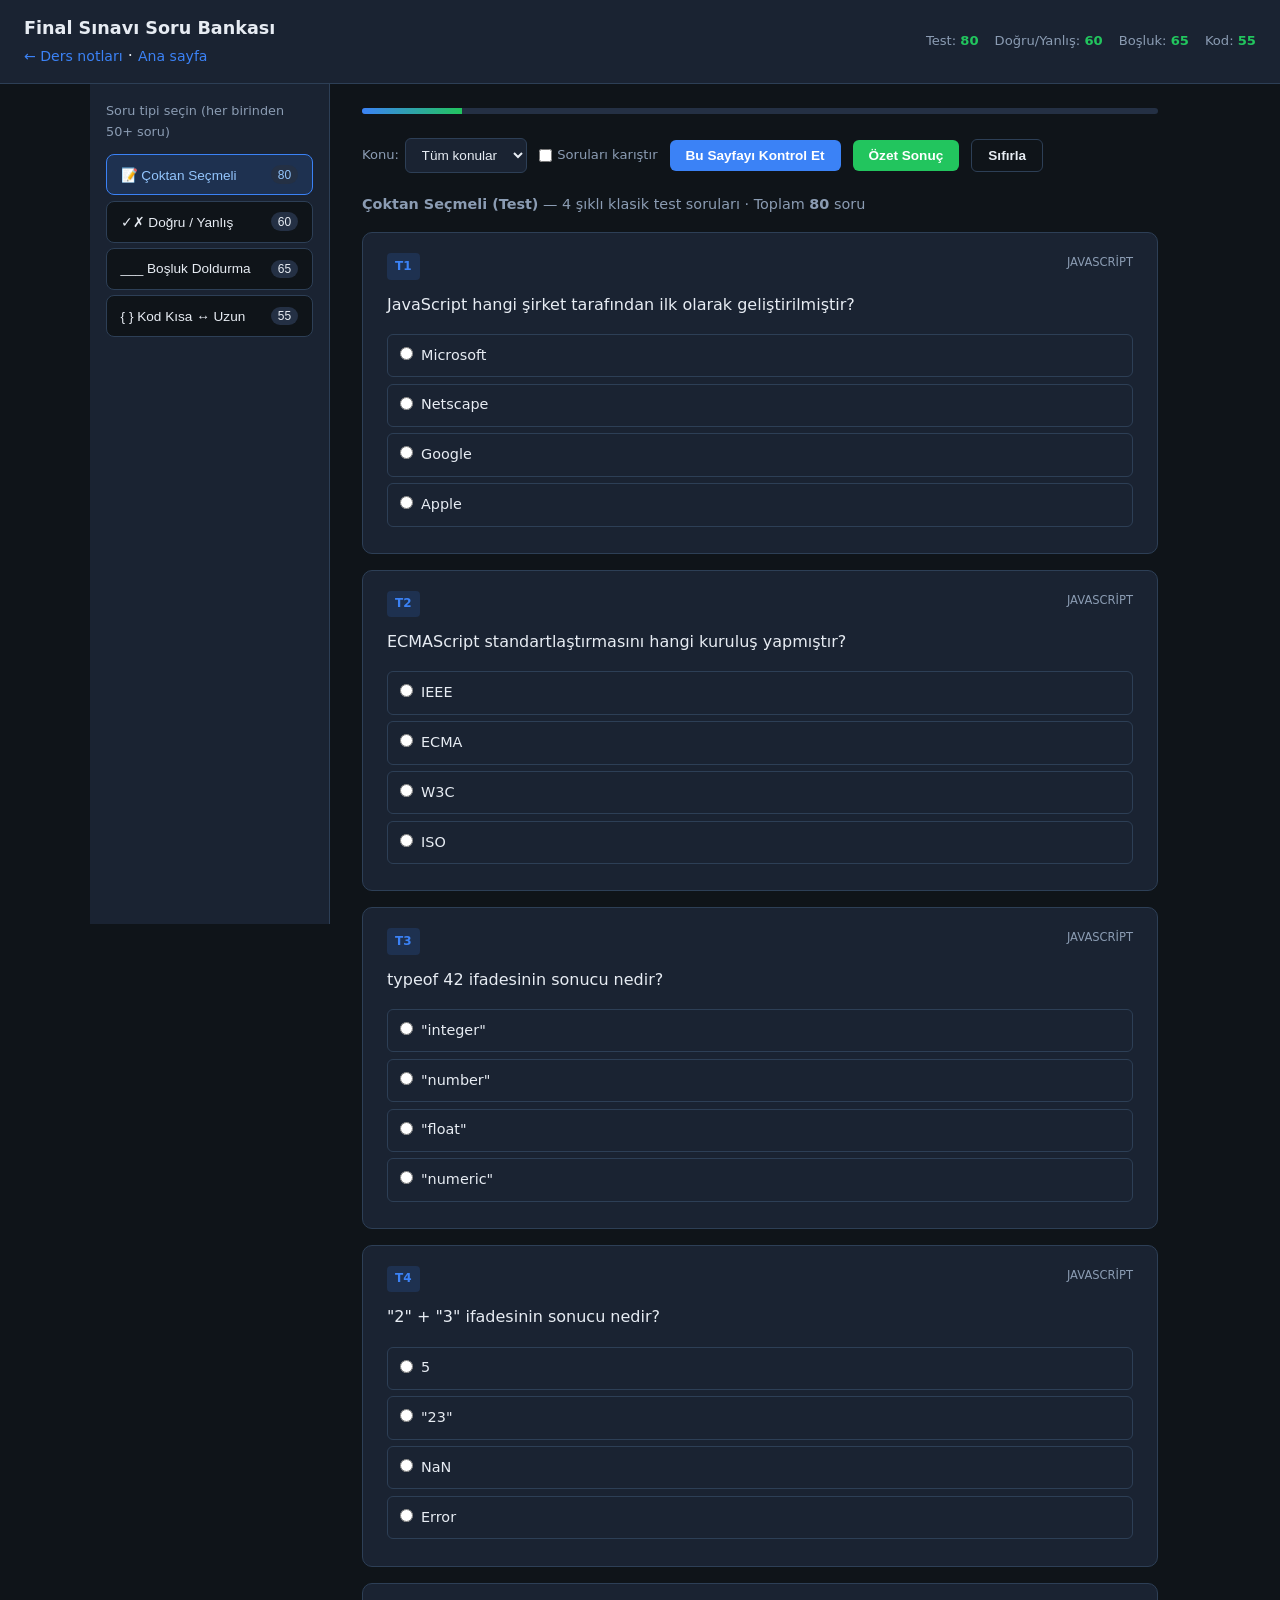
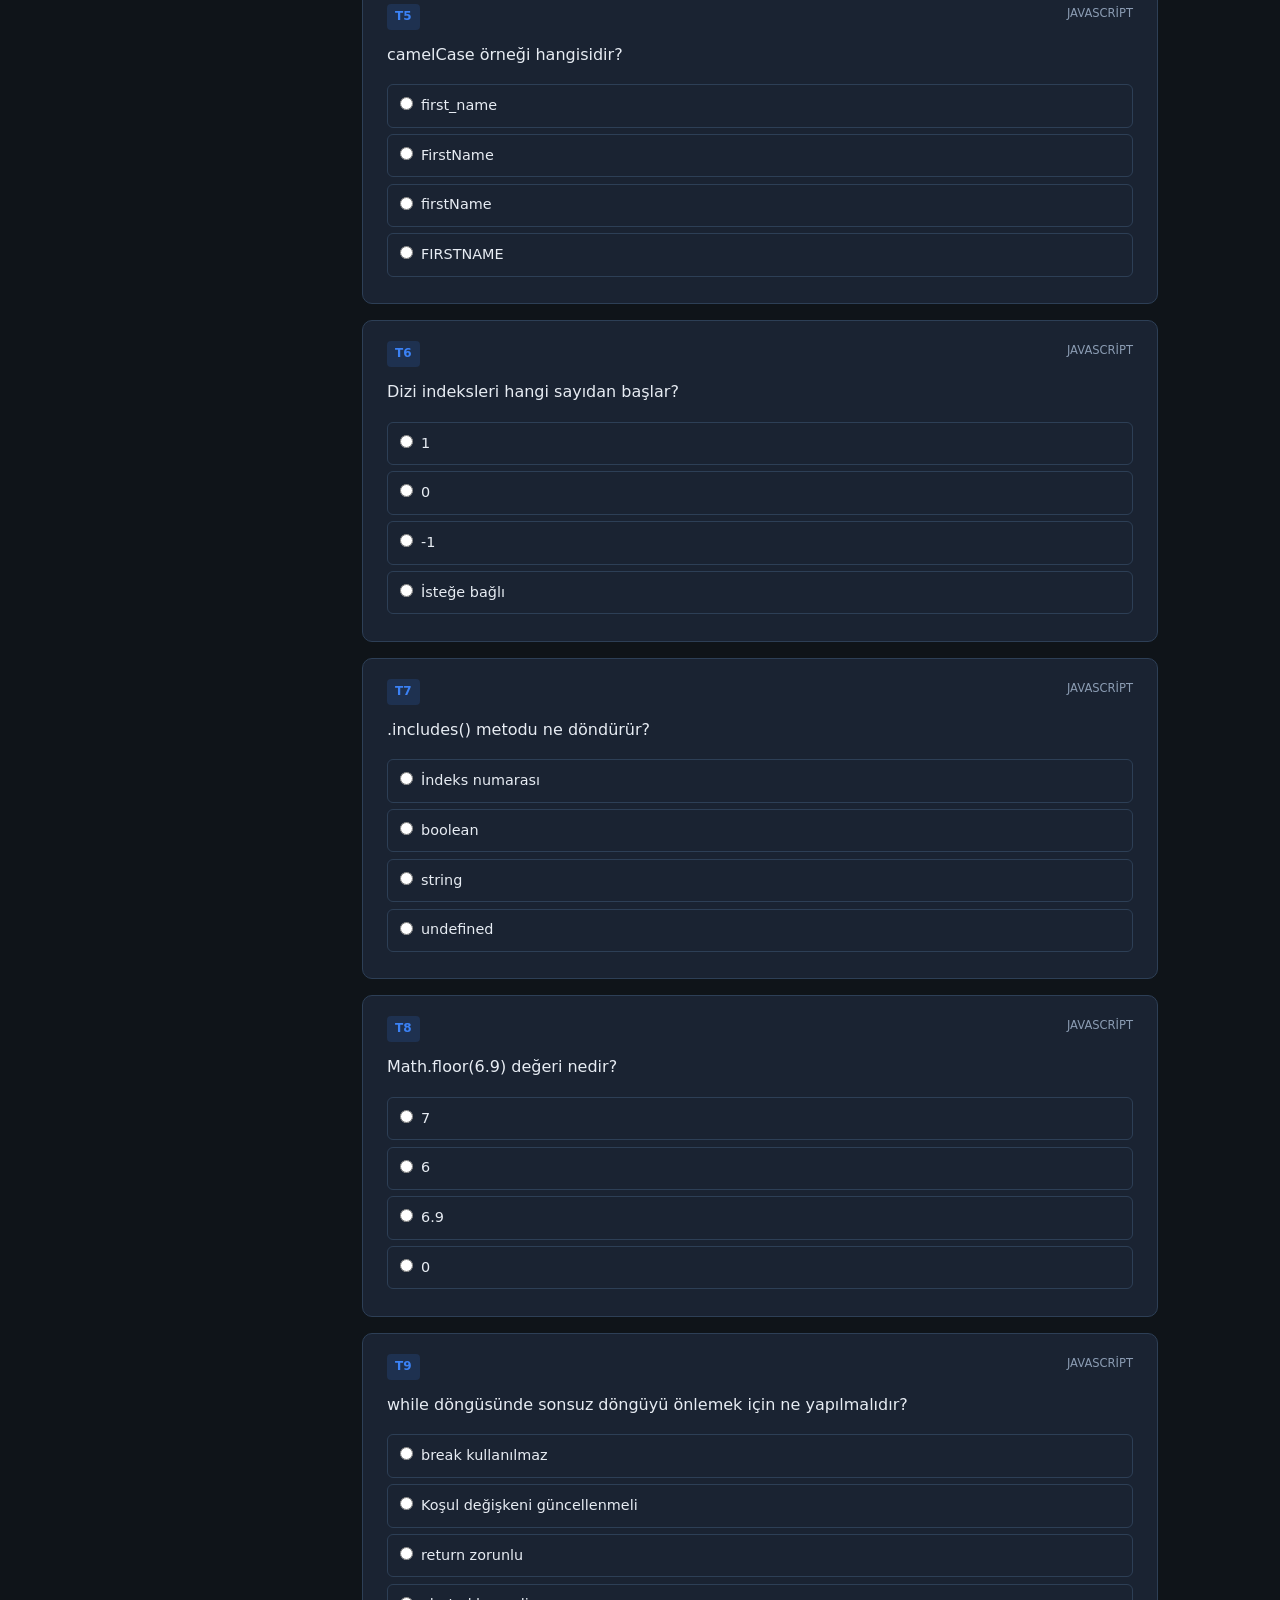
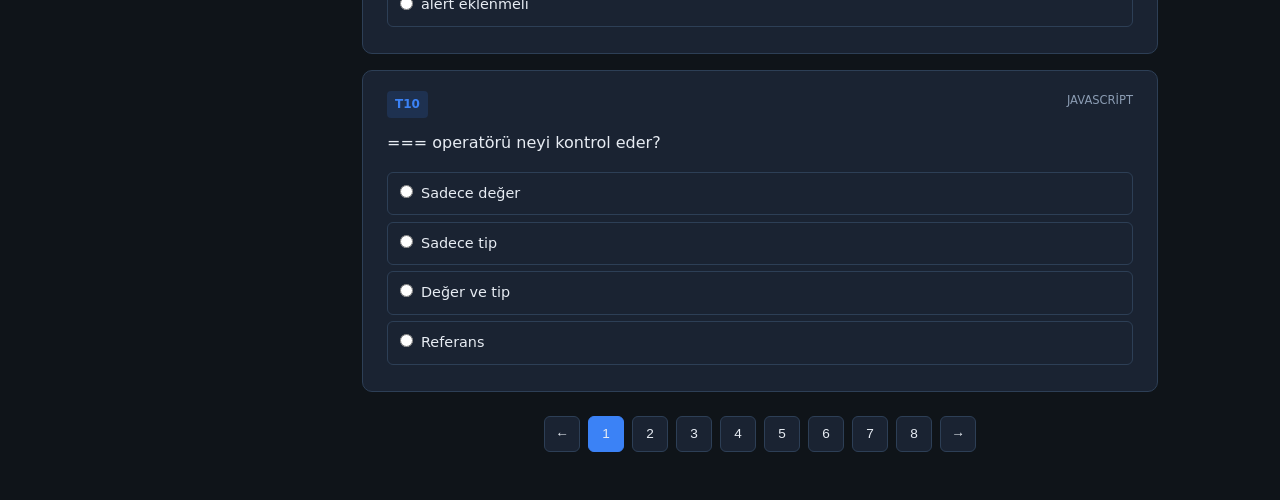
<file: sorular.html>
<!DOCTYPE html>
<html lang="tr">
<head>
  <meta charset="UTF-8">
  <meta name="viewport" content="width=device-width, initial-scale=1.0">
  <title>Final Sınavı Soruları — Görsel Programlama II</title>
  <link rel="stylesheet" href="css/style.css">
  <link rel="stylesheet" href="css/quiz.css">
</head>
<body class="quiz-app">
  <header class="quiz-topbar">
    <div>
      <h1>Final Sınavı Soru Bankası</h1>
      <a href="home.html">← Ders notları</a> · <a href="index.html">Ana sayfa</a>
    </div>
    <div class="quiz-stats">
      <span>Test: <strong id="count-test">—</strong></span>
      <span>Doğru/Yanlış: <strong id="count-dogru">—</strong></span>
      <span>Boşluk: <strong id="count-bosluk">—</strong></span>
      <span>Kod: <strong id="count-kod">—</strong></span>
    </div>
  </header>

  <div class="quiz-layout">
    <aside class="quiz-sidebar">
      <p style="font-size:0.8rem;color:var(--muted);margin-bottom:0.75rem">Soru tipi seçin (her birinden 50+ soru)</p>
      <div class="type-tabs">
        <button type="button" class="type-tab active" data-type="test">
          📝 Çoktan Seçmeli <span class="count" id="count-test-side">—</span>
        </button>
        <button type="button" class="type-tab" data-type="dogru">
          ✓✗ Doğru / Yanlış <span class="count" id="count-dogru-side">—</span>
        </button>
        <button type="button" class="type-tab" data-type="bosluk">
          ___ Boşluk Doldurma <span class="count" id="count-bosluk-side">—</span>
        </button>
        <button type="button" class="type-tab" data-type="kod">
          { } Kod Kısa ↔ Uzun <span class="count" id="count-kod-side">—</span>
        </button>
      </div>
    </aside>

    <main class="quiz-main">
      <div class="progress-bar"><div class="progress-fill" id="progress-fill"></div></div>

      <div class="quiz-controls">
        <label>
          Konu:
          <select id="topic-filter"><option value="">Tüm konular</option></select>
        </label>
        <label><input type="checkbox" id="shuffle"> Soruları karıştır</label>
        <button type="button" class="btn btn-primary" id="btn-check-page">Bu Sayfayı Kontrol Et</button>
        <button type="button" class="btn btn-success" id="btn-check-all">Özet Sonuç</button>
        <button type="button" class="btn btn-outline" id="btn-reset">Sıfırla</button>
      </div>

      <div class="score-panel" id="score-panel"></div>

      <div id="loading" class="loading">Sorular yükleniyor...</div>
      <div id="questions-container"></div>
      <nav class="pagination" id="pagination"></nav>
    </main>
  </div>

  <script src="js/questions-data.js"></script>
  <script src="js/quiz.js"></script>
  <script>
    fetch("data/questions.json")
      .then((r) => r.json())
      .then((d) => {
        const c = d.meta?.counts || {};
        ["test", "dogru", "bosluk", "kod"].forEach((k) => {
          const el = document.getElementById("count-" + k + "-side");
          if (el) el.textContent = c[k] || "0";
        });
      });
  </script>
</body>
</html>
</file>
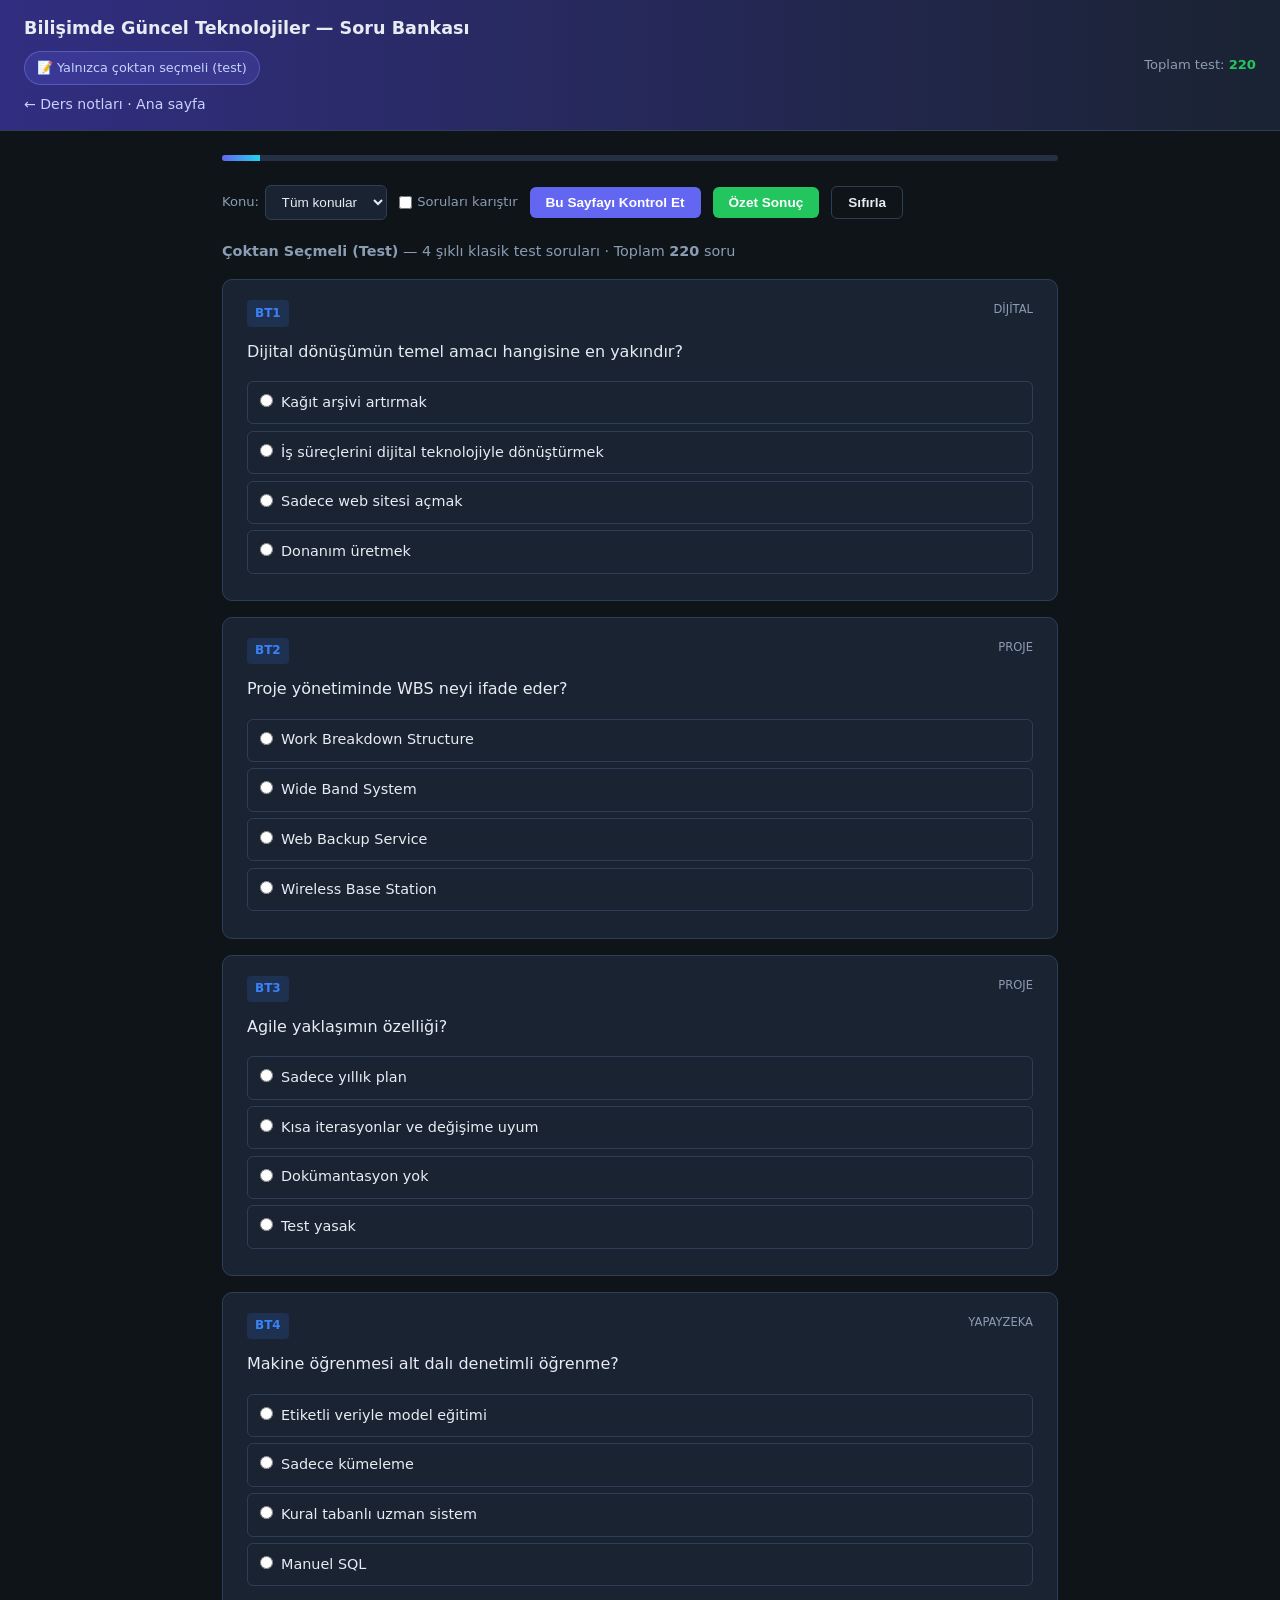
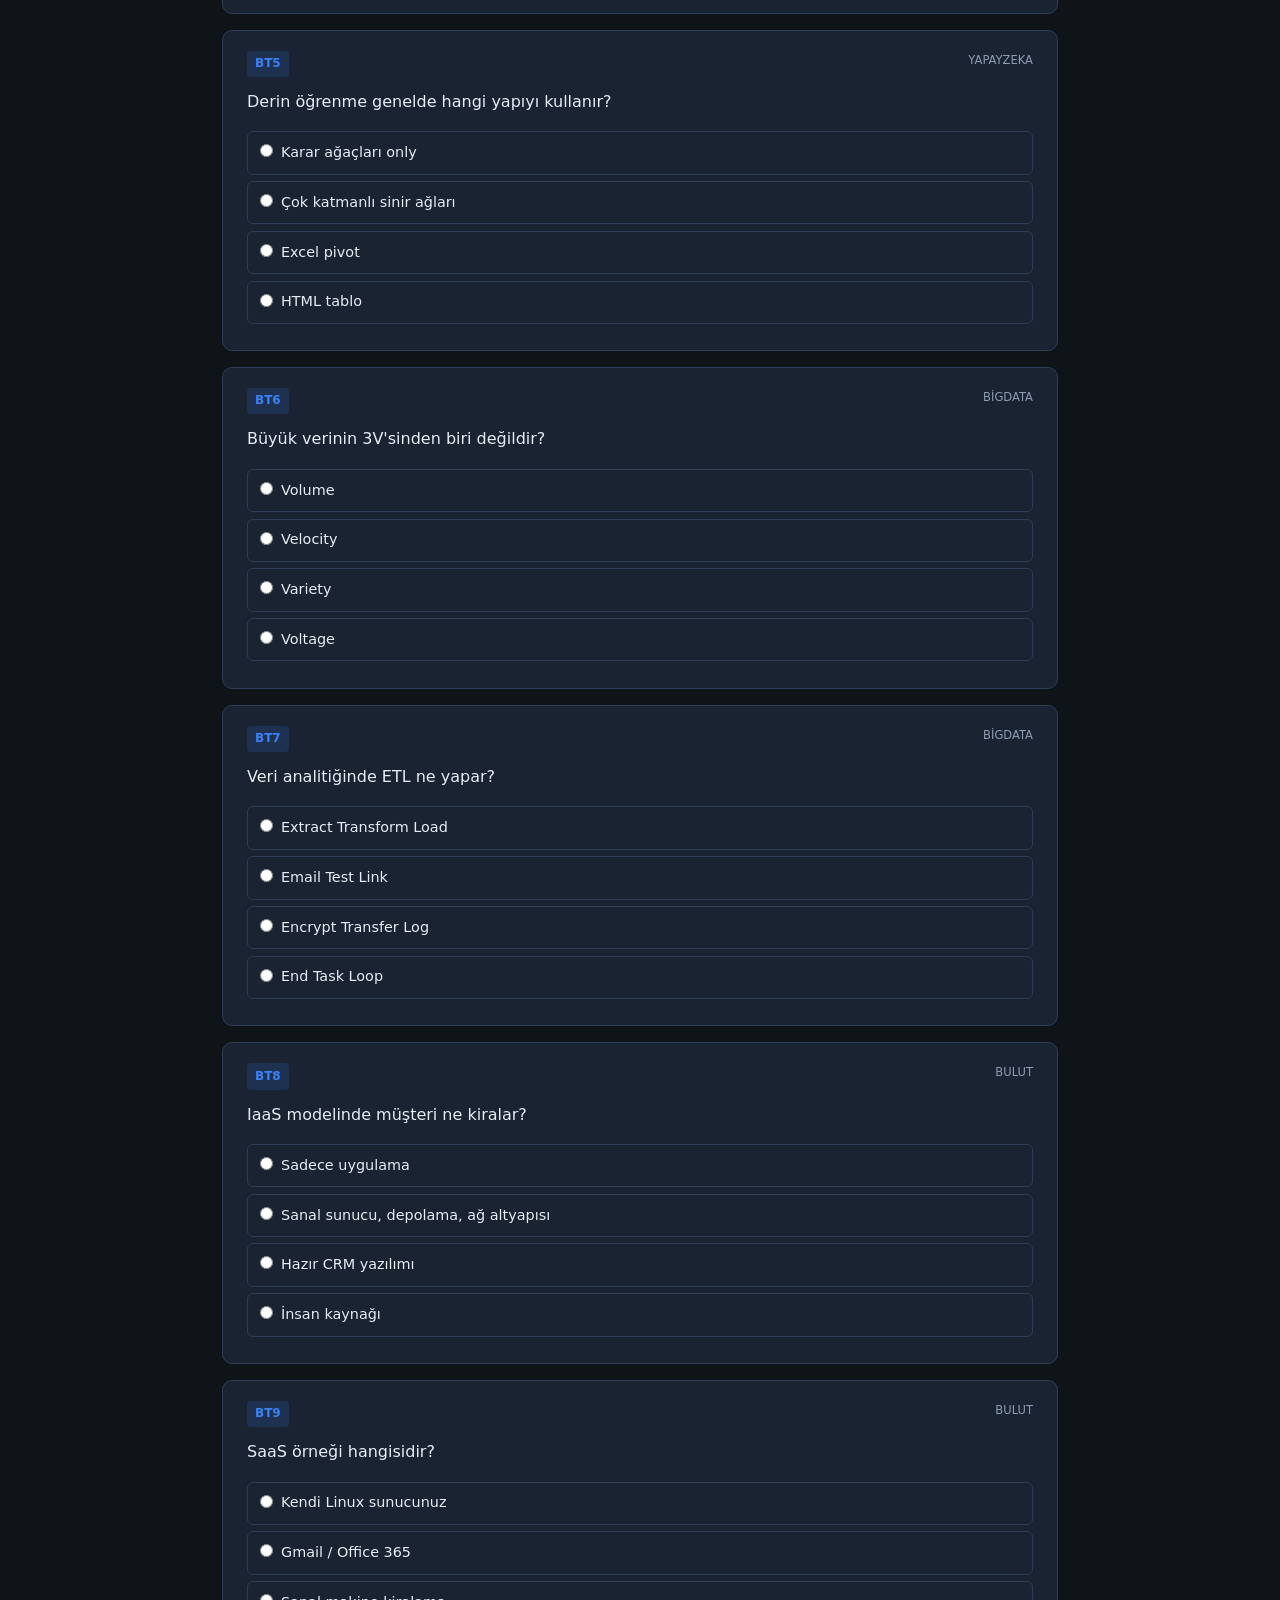
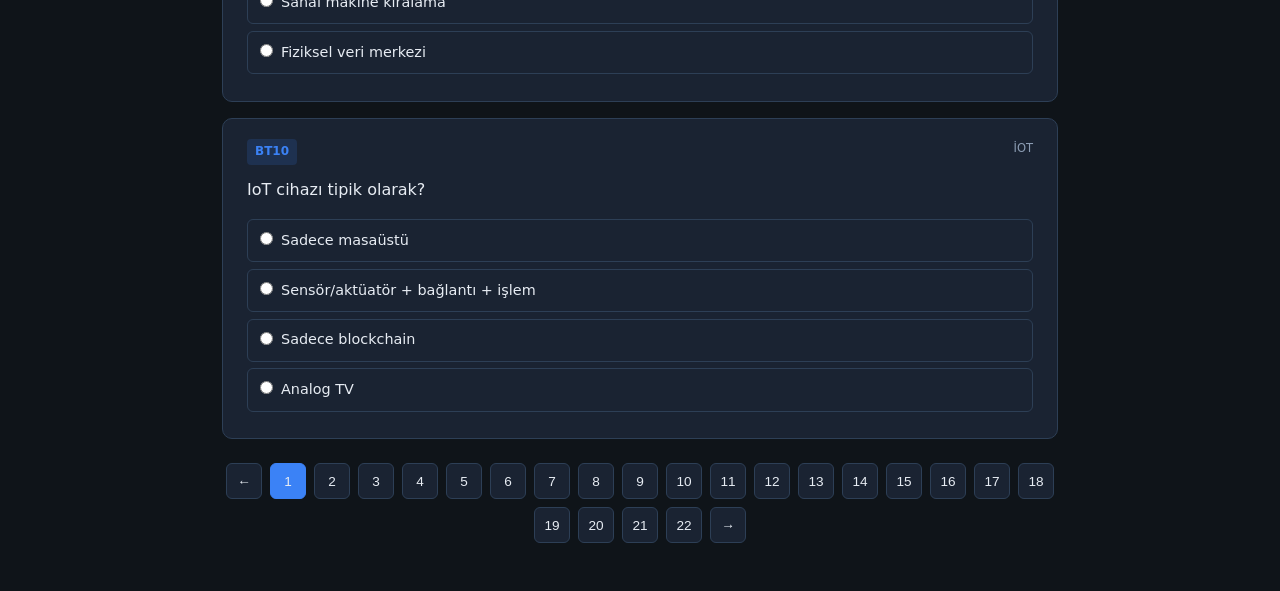
<file: bilisim/sorular.html>
<!DOCTYPE html>
<html lang="tr">
<head>
  <meta charset="UTF-8">
  <meta name="viewport" content="width=device-width, initial-scale=1.0">
  <title>Sorular — Bilişimde Güncel Teknolojiler</title>
  <link rel="stylesheet" href="../css/style.css">
  <link rel="stylesheet" href="../css/quiz.css">
  <style>
    .quiz-topbar { background: linear-gradient(90deg, #312e81, var(--surface)); }
    .btn-primary { background: #6366f1; }
    .progress-fill { background: linear-gradient(90deg, #6366f1, #22d3ee); }
    .quiz-layout-test-only { display: block; max-width: 900px; margin: 0 auto; }
    .quiz-layout-test-only .quiz-sidebar { display: none; }
    .quiz-main { padding: 1.5rem 2rem 3rem; }
    .test-only-badge {
      display: inline-block;
      padding: 0.35rem 0.75rem;
      background: rgba(99, 102, 241, 0.2);
      border: 1px solid rgba(129, 140, 248, 0.4);
      border-radius: 20px;
      font-size: 0.8rem;
      color: #c7d2fe;
      margin-top: 0.5rem;
    }
  </style>
</head>
<body class="quiz-app">
  <header class="quiz-topbar">
    <div>
      <h1>Bilişimde Güncel Teknolojiler — Soru Bankası</h1>
      <p class="test-only-badge">📝 Yalnızca çoktan seçmeli (test)</p>
      <p style="margin-top:0.5rem;font-size:0.88rem">
        <a href="index.html" style="color:#c7d2fe">← Ders notları</a> ·
        <a href="../index.html" style="color:#c7d2fe">Ana sayfa</a>
      </p>
    </div>
    <div class="quiz-stats">
      <span>Toplam test: <strong id="count-test">—</strong></span>
    </div>
  </header>
  <div class="quiz-layout quiz-layout-test-only">
    <main class="quiz-main">
      <div class="progress-bar"><div class="progress-fill" id="progress-fill"></div></div>
      <div class="quiz-controls">
        <label>Konu: <select id="topic-filter"><option value="">Tüm konular</option></select></label>
        <label><input type="checkbox" id="shuffle"> Soruları karıştır</label>
        <button type="button" class="btn btn-primary" id="btn-check-page">Bu Sayfayı Kontrol Et</button>
        <button type="button" class="btn btn-success" id="btn-check-all">Özet Sonuç</button>
        <button type="button" class="btn btn-outline" id="btn-reset">Sıfırla</button>
      </div>
      <div class="score-panel" id="score-panel"></div>
      <div id="loading" class="loading">Sorular yükleniyor...</div>
      <div id="questions-container"></div>
      <nav class="pagination" id="pagination"></nav>
    </main>
  </div>
  <script>
    window.QUIZ_TEST_ONLY = true;
  </script>
  <script src="js/questions-data.js"></script>
  <script src="../js/quiz.js"></script>
</body>
</html>
</file>
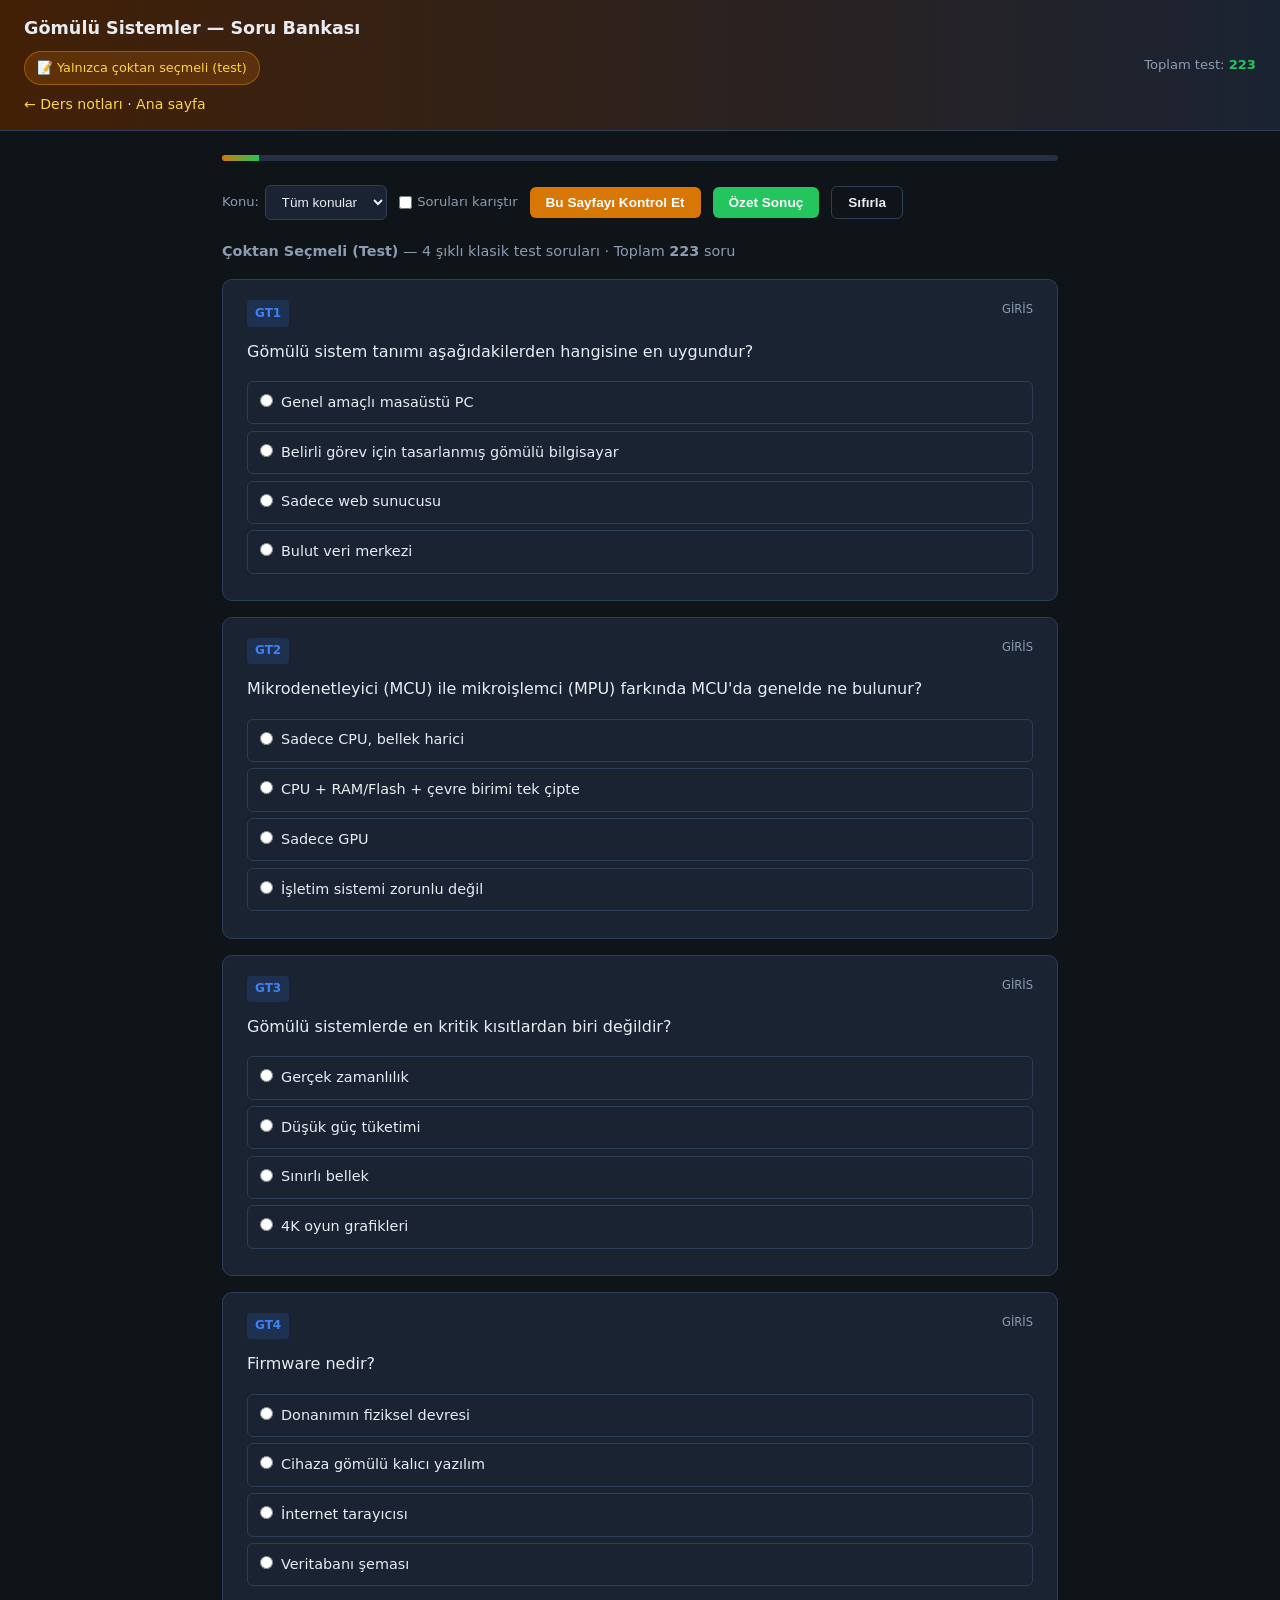
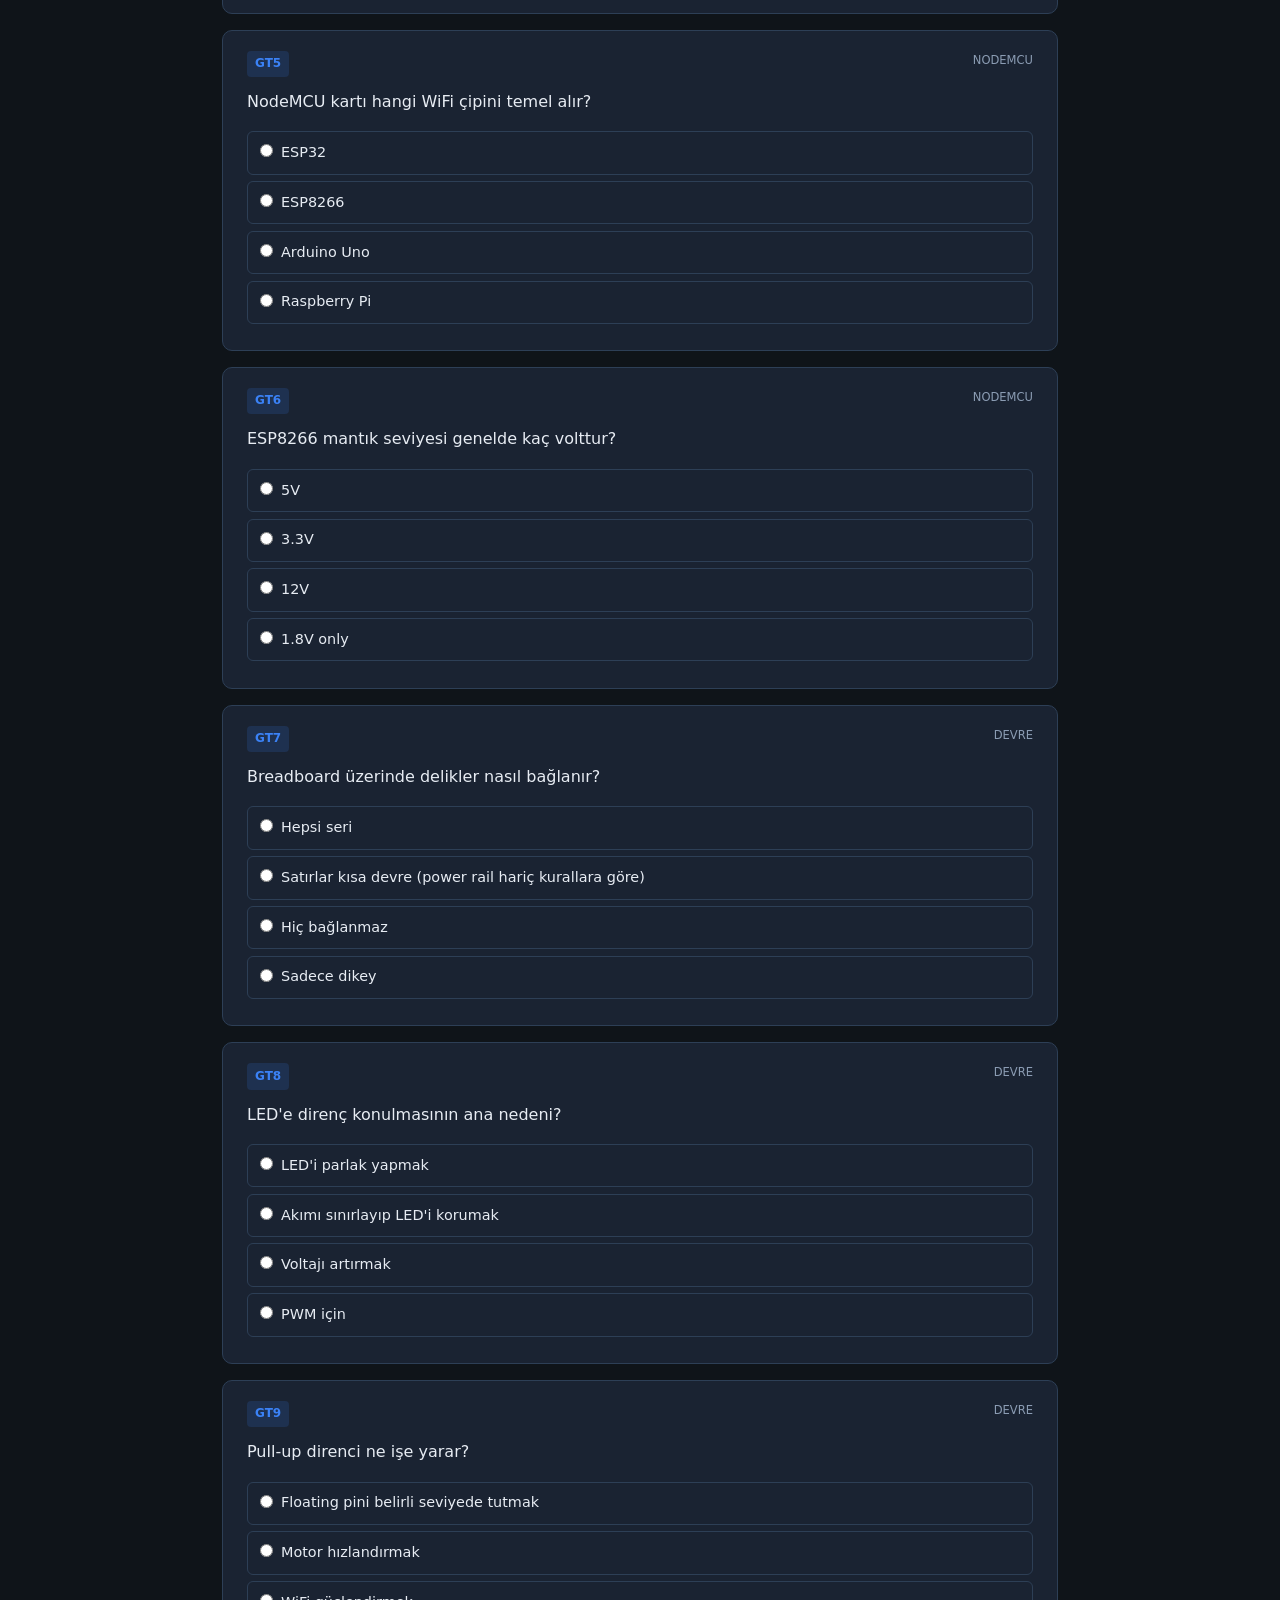
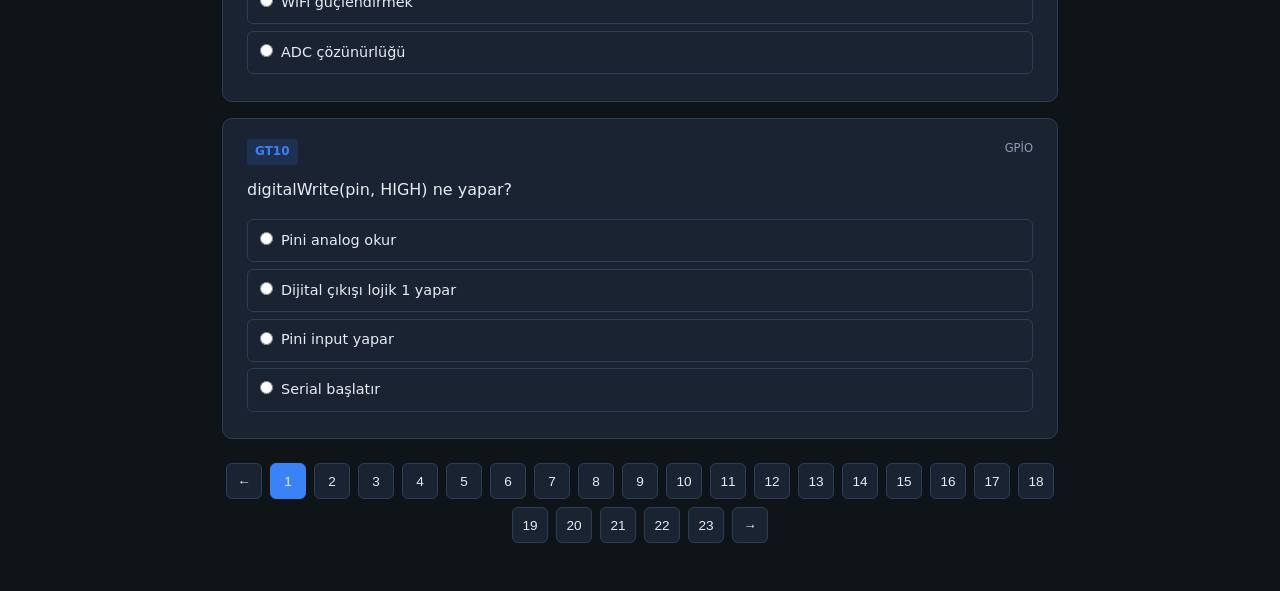
<file: gomulu/sorular.html>
<!DOCTYPE html>
<html lang="tr">
<head>
  <meta charset="UTF-8">
  <meta name="viewport" content="width=device-width, initial-scale=1.0">
  <title>Sorular — Gömülü Sistemler</title>
  <link rel="stylesheet" href="../css/style.css">
  <link rel="stylesheet" href="../css/quiz.css">
  <style>
    .quiz-topbar { background: linear-gradient(90deg, #422006, var(--surface)); }
    .btn-primary { background: #d97706; }
    .progress-fill { background: linear-gradient(90deg, #d97706, #22c55e); }
    .quiz-layout-test-only { display: block; max-width: 900px; margin: 0 auto; }
    .quiz-layout-test-only .quiz-sidebar { display: none; }
    .quiz-main { padding: 1.5rem 2rem 3rem; }
    .test-only-badge {
      display: inline-block;
      padding: 0.35rem 0.75rem;
      background: rgba(217, 119, 6, 0.2);
      border: 1px solid rgba(245, 158, 11, 0.4);
      border-radius: 20px;
      font-size: 0.8rem;
      color: #fcd34d;
      margin-top: 0.5rem;
    }
  </style>
</head>
<body class="quiz-app">
  <header class="quiz-topbar">
    <div>
      <h1>Gömülü Sistemler — Soru Bankası</h1>
      <p class="test-only-badge">📝 Yalnızca çoktan seçmeli (test)</p>
      <p style="margin-top:0.5rem;font-size:0.88rem">
        <a href="index.html" style="color:#fcd34d">← Ders notları</a> ·
        <a href="../index.html" style="color:#fcd34d">Ana sayfa</a>
      </p>
    </div>
    <div class="quiz-stats">
      <span>Toplam test: <strong id="count-test">—</strong></span>
    </div>
  </header>
  <div class="quiz-layout quiz-layout-test-only">
    <main class="quiz-main">
      <div class="progress-bar"><div class="progress-fill" id="progress-fill"></div></div>
      <div class="quiz-controls">
        <label>Konu: <select id="topic-filter"><option value="">Tüm konular</option></select></label>
        <label><input type="checkbox" id="shuffle"> Soruları karıştır</label>
        <button type="button" class="btn btn-primary" id="btn-check-page">Bu Sayfayı Kontrol Et</button>
        <button type="button" class="btn btn-success" id="btn-check-all">Özet Sonuç</button>
        <button type="button" class="btn btn-outline" id="btn-reset">Sıfırla</button>
      </div>
      <div class="score-panel" id="score-panel"></div>
      <div id="loading" class="loading">Sorular yükleniyor...</div>
      <div id="questions-container"></div>
      <nav class="pagination" id="pagination"></nav>
    </main>
  </div>
  <script>
    window.QUIZ_TEST_ONLY = true;
  </script>
  <script src="js/questions-data.js"></script>
  <script src="../js/quiz.js"></script>
</body>
</html>
</file>
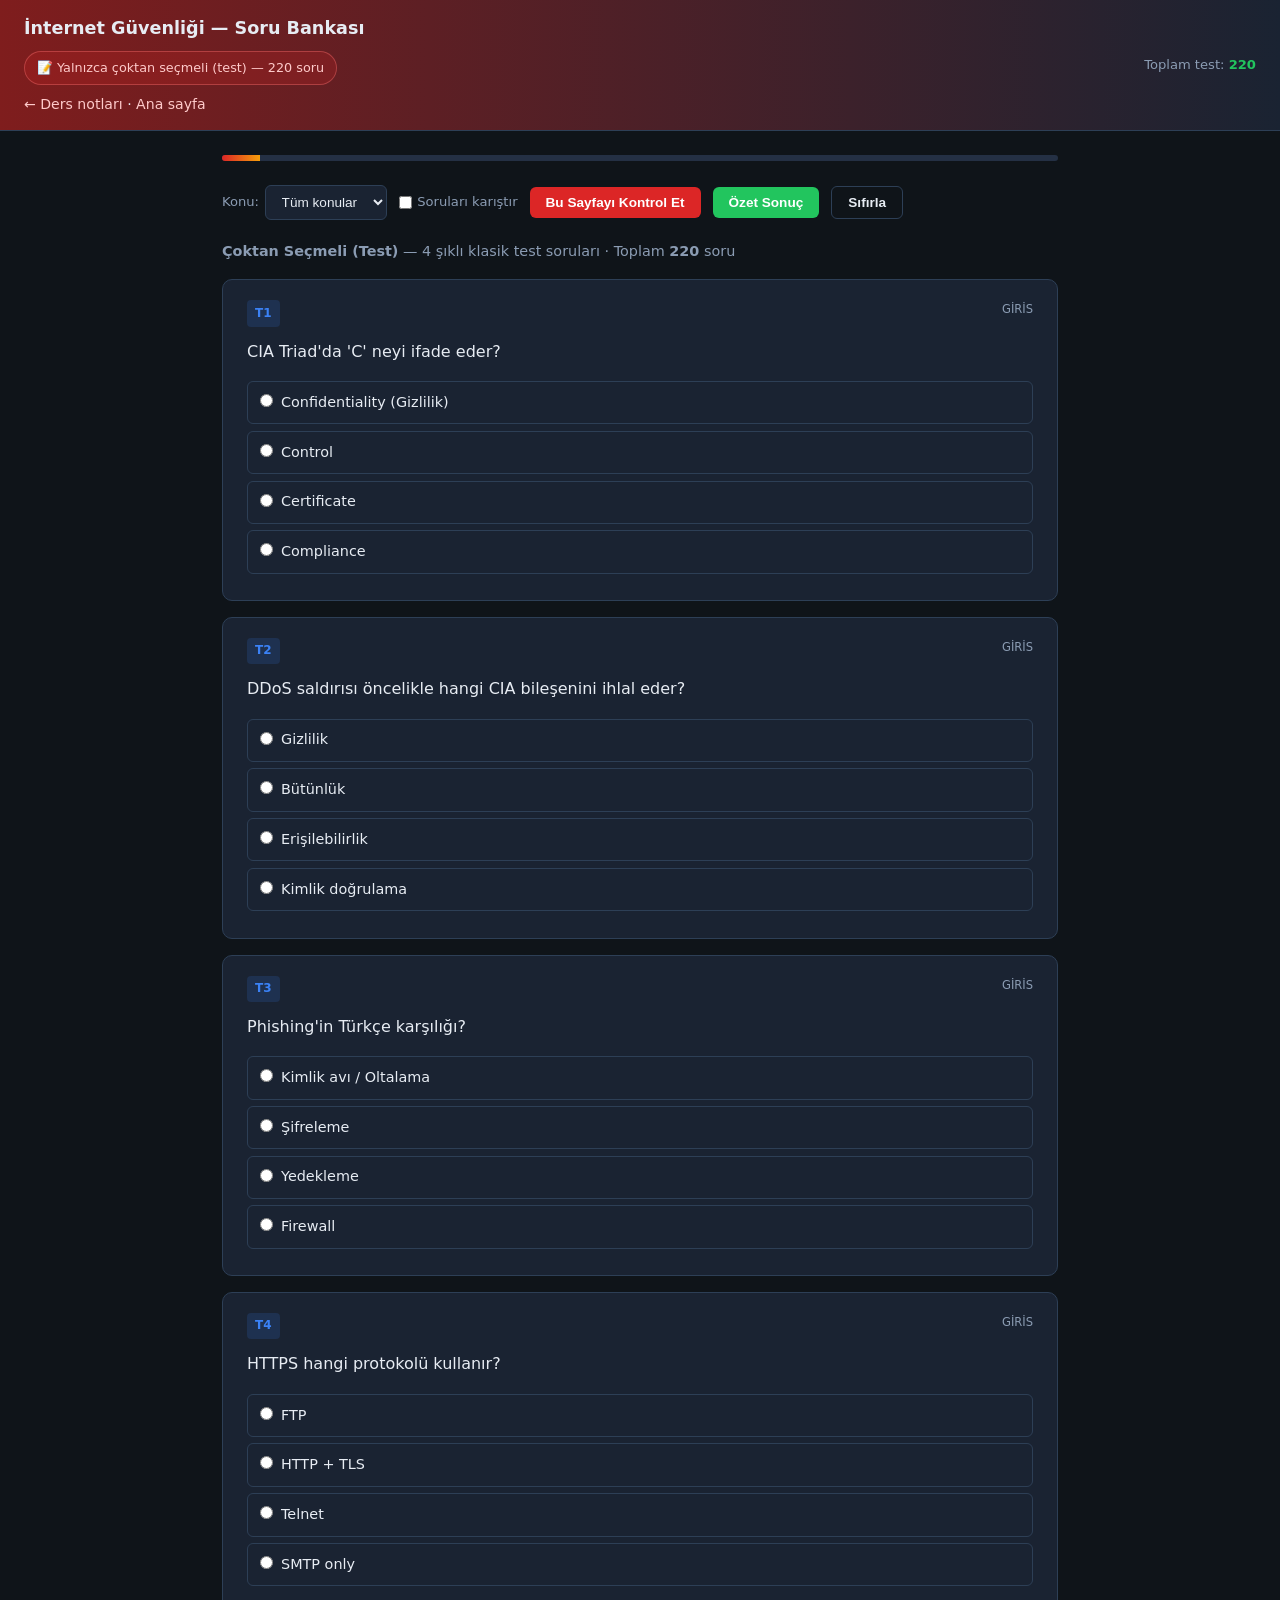
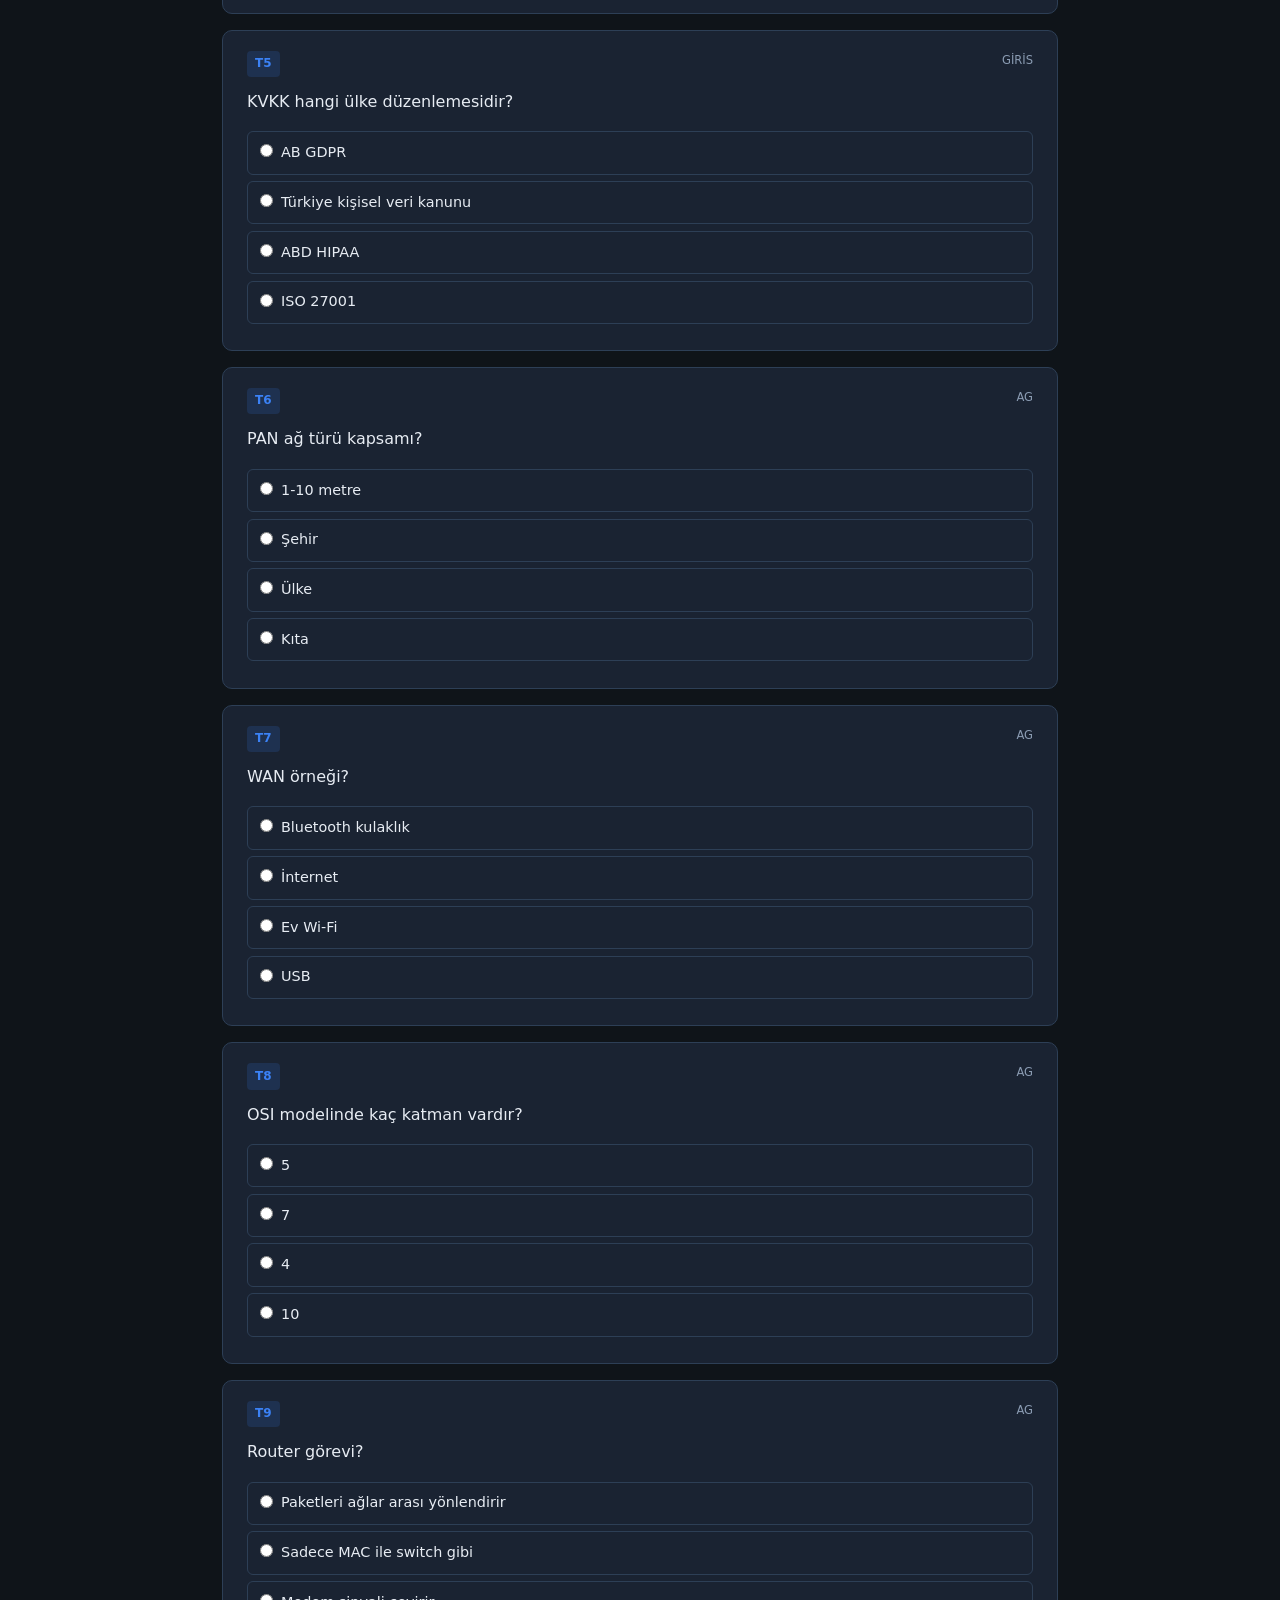
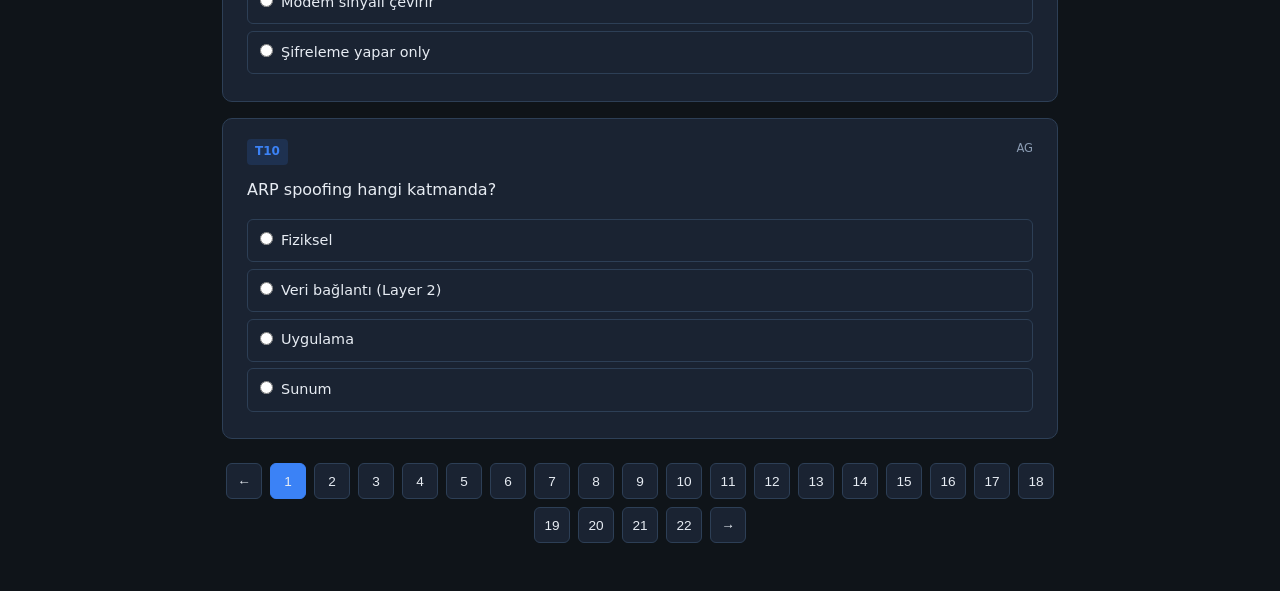
<file: guvenlik/sorular.html>
<!DOCTYPE html>
<html lang="tr">
<head>
  <meta charset="UTF-8">
  <meta name="viewport" content="width=device-width, initial-scale=1.0">
  <title>Sorular — İnternet Güvenliği</title>
  <link rel="stylesheet" href="../css/style.css">
  <link rel="stylesheet" href="../css/quiz.css">
  <style>
    .quiz-topbar { background: linear-gradient(90deg, #7f1d1d, var(--surface)); }
    .btn-primary { background: #dc2626; }
    .progress-fill { background: linear-gradient(90deg, #dc2626, #f59e0b); }
    .quiz-layout-test-only { display: block; max-width: 900px; margin: 0 auto; }
    .quiz-layout-test-only .quiz-sidebar { display: none; }
    .quiz-main { padding: 1.5rem 2rem 3rem; }
    .test-only-badge {
      display: inline-block;
      padding: 0.35rem 0.75rem;
      background: rgba(220, 38, 38, 0.2);
      border: 1px solid rgba(248, 113, 113, 0.4);
      border-radius: 20px;
      font-size: 0.8rem;
      color: #fecaca;
      margin-top: 0.5rem;
    }
  </style>
</head>
<body class="quiz-app">
  <header class="quiz-topbar">
    <div>
      <h1>İnternet Güvenliği — Soru Bankası</h1>
      <p class="test-only-badge">📝 Yalnızca çoktan seçmeli (test) — 220 soru</p>
      <p style="margin-top:0.5rem;font-size:0.88rem">
        <a href="index.html" style="color:#fecaca">← Ders notları</a> ·
        <a href="../index.html" style="color:#fecaca">Ana sayfa</a>
      </p>
    </div>
    <div class="quiz-stats">
      <span>Toplam test: <strong id="count-test">—</strong></span>
    </div>
  </header>
  <div class="quiz-layout quiz-layout-test-only">
    <main class="quiz-main">
      <div class="progress-bar"><div class="progress-fill" id="progress-fill"></div></div>
      <div class="quiz-controls">
        <label>Konu: <select id="topic-filter"><option value="">Tüm konular</option></select></label>
        <label><input type="checkbox" id="shuffle"> Soruları karıştır</label>
        <button type="button" class="btn btn-primary" id="btn-check-page">Bu Sayfayı Kontrol Et</button>
        <button type="button" class="btn btn-success" id="btn-check-all">Özet Sonuç</button>
        <button type="button" class="btn btn-outline" id="btn-reset">Sıfırla</button>
      </div>
      <div class="score-panel" id="score-panel"></div>
      <div id="loading" class="loading">Sorular yükleniyor...</div>
      <div id="questions-container"></div>
      <nav class="pagination" id="pagination"></nav>
    </main>
  </div>
  <script>
    window.QUIZ_TEST_ONLY = true;
  </script>
  <script src="js/questions-data.js"></script>
  <script src="../js/quiz.js"></script>
</body>
</html>
</file>
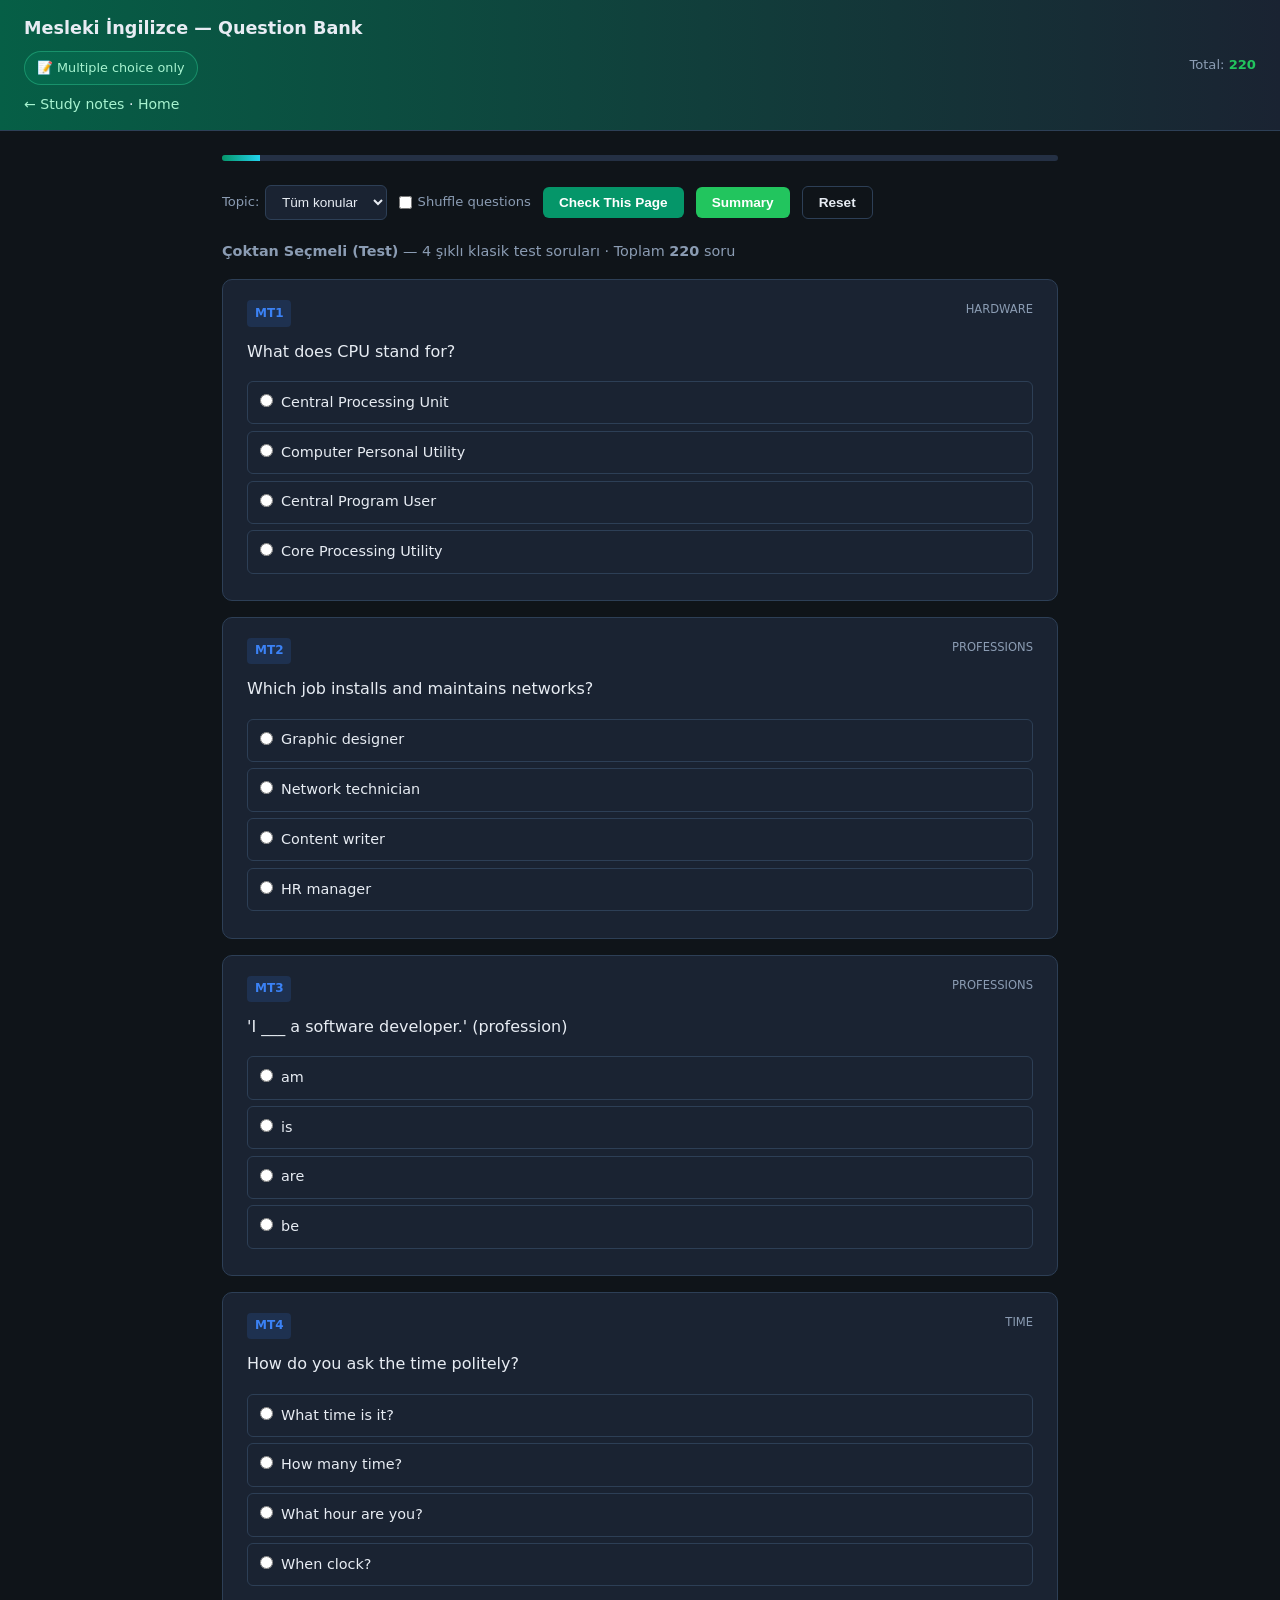
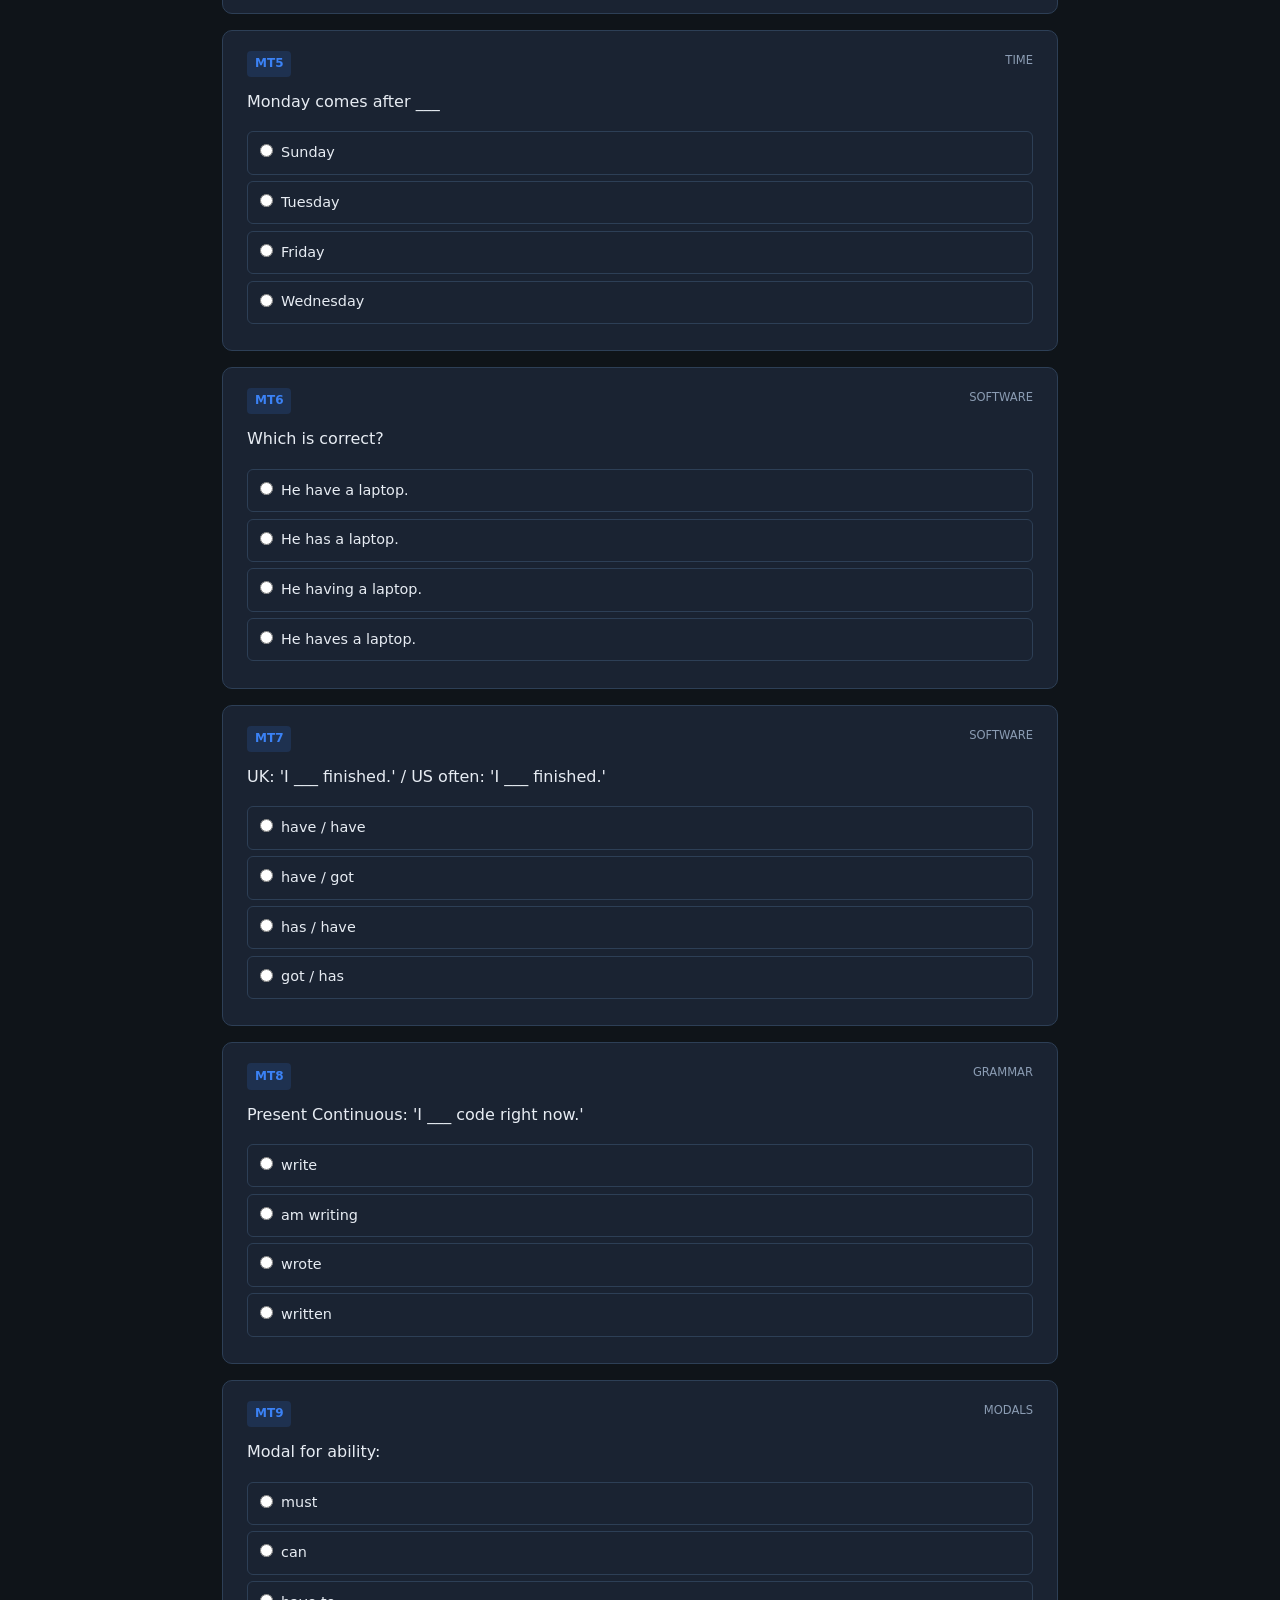
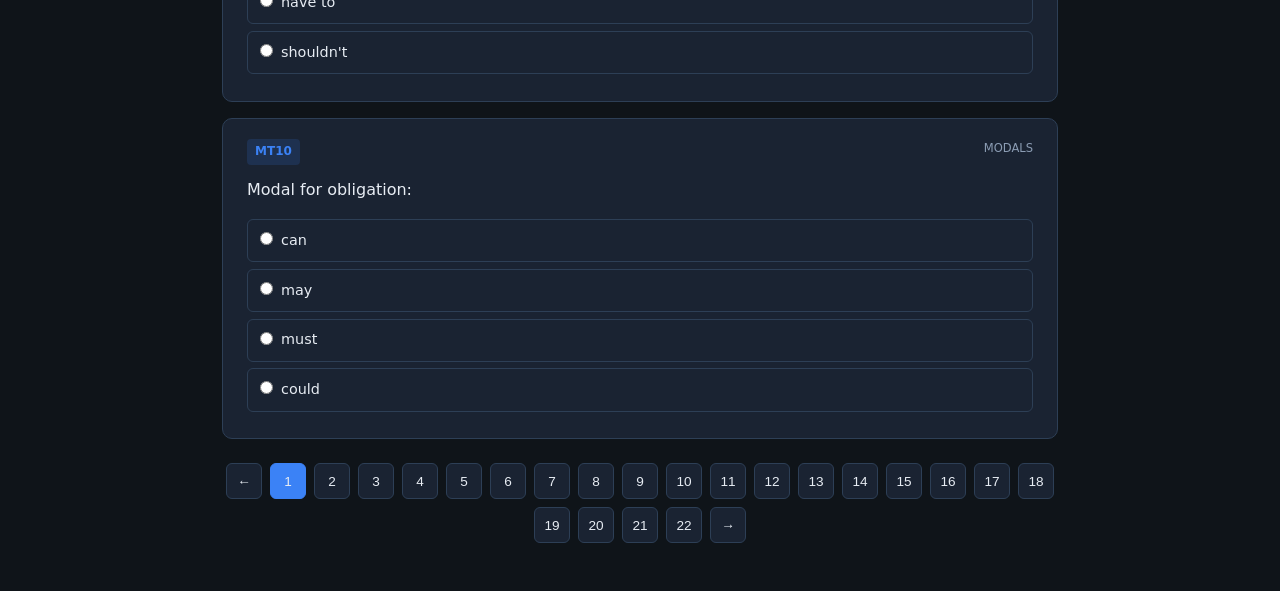
<file: mesleki/sorular.html>
<!DOCTYPE html>
<html lang="en">
<head>
  <meta charset="UTF-8">
  <meta name="viewport" content="width=device-width, initial-scale=1.0">
  <title>Questions — Mesleki İngilizce</title>
  <link rel="stylesheet" href="../css/style.css">
  <link rel="stylesheet" href="../css/quiz.css">
  <style>
    .quiz-topbar { background: linear-gradient(90deg, #065f46, var(--surface)); }
    .btn-primary { background: #059669; }
    .progress-fill { background: linear-gradient(90deg, #059669, #22d3ee); }
    .quiz-layout-test-only { display: block; max-width: 900px; margin: 0 auto; }
    .quiz-layout-test-only .quiz-sidebar { display: none; }
    .quiz-main { padding: 1.5rem 2rem 3rem; }
    .test-only-badge {
      display: inline-block;
      padding: 0.35rem 0.75rem;
      background: rgba(5, 150, 105, 0.2);
      border: 1px solid rgba(52, 211, 153, 0.4);
      border-radius: 20px;
      font-size: 0.8rem;
      color: #a7f3d0;
      margin-top: 0.5rem;
    }
  </style>
</head>
<body class="quiz-app">
  <header class="quiz-topbar">
    <div>
      <h1>Mesleki İngilizce — Question Bank</h1>
      <p class="test-only-badge">📝 Multiple choice only</p>
      <p style="margin-top:0.5rem;font-size:0.88rem">
        <a href="index.html" style="color:#a7f3d0">← Study notes</a> ·
        <a href="../index.html" style="color:#a7f3d0">Home</a>
      </p>
    </div>
    <div class="quiz-stats">
      <span>Total: <strong id="count-test">—</strong></span>
    </div>
  </header>
  <div class="quiz-layout quiz-layout-test-only">
    <main class="quiz-main">
      <div class="progress-bar"><div class="progress-fill" id="progress-fill"></div></div>
      <div class="quiz-controls">
        <label>Topic: <select id="topic-filter"><option value="">All topics</option></select></label>
        <label><input type="checkbox" id="shuffle"> Shuffle questions</label>
        <button type="button" class="btn btn-primary" id="btn-check-page">Check This Page</button>
        <button type="button" class="btn btn-success" id="btn-check-all">Summary</button>
        <button type="button" class="btn btn-outline" id="btn-reset">Reset</button>
      </div>
      <div class="score-panel" id="score-panel"></div>
      <div id="loading" class="loading">Loading questions...</div>
      <div id="questions-container"></div>
      <nav class="pagination" id="pagination"></nav>
    </main>
  </div>
  <script>
    window.QUIZ_TEST_ONLY = true;
  </script>
  <script src="js/questions-data.js"></script>
  <script src="../js/quiz.js"></script>
</body>
</html>
</file>
<file: css/style.css>
:root {
  --bg: #0f1419;
  --surface: #1a2332;
  --surface2: #243044;
  --text: #e7ecf3;
  --muted: #8b9cb3;
  --accent: #3b82f6;
  --accent2: #22c55e;
  --warning: #f59e0b;
  --danger: #ef4444;
  --border: #2d3f56;
  --code-bg: #0d1117;
  --sidebar-w: 280px;
  --radius: 10px;
  --font: "Segoe UI", system-ui, -apple-system, sans-serif;
  --mono: "Cascadia Code", "Consolas", monospace;
}

* { box-sizing: border-box; margin: 0; padding: 0; }

html { scroll-behavior: smooth; }

body {
  font-family: var(--font);
  background: var(--bg);
  color: var(--text);
  line-height: 1.65;
  font-size: 16px;
}

/* Layout */
.app {
  display: flex;
  min-height: 100vh;
}

.sidebar {
  position: fixed;
  top: 0;
  left: 0;
  width: var(--sidebar-w);
  height: 100vh;
  background: var(--surface);
  border-right: 1px solid var(--border);
  overflow-y: auto;
  z-index: 100;
  transition: transform 0.3s;
}

.sidebar-header {
  padding: 1.25rem 1rem;
  border-bottom: 1px solid var(--border);
  background: linear-gradient(135deg, #1e3a5f 0%, var(--surface) 100%);
}

.sidebar-header h1 {
  font-size: 1.05rem;
  font-weight: 700;
  color: #fff;
  line-height: 1.3;
}

.sidebar-header p {
  font-size: 0.78rem;
  color: var(--muted);
  margin-top: 0.35rem;
}

.search-box {
  padding: 0.75rem 1rem;
  border-bottom: 1px solid var(--border);
}

.search-box input {
  width: 100%;
  padding: 0.55rem 0.75rem;
  background: var(--bg);
  border: 1px solid var(--border);
  border-radius: 6px;
  color: var(--text);
  font-size: 0.85rem;
  outline: none;
}

.search-box input:focus { border-color: var(--accent); }

.nav-module {
  border-bottom: 1px solid var(--border);
}

.nav-module-title {
  display: flex;
  align-items: center;
  justify-content: space-between;
  padding: 0.65rem 1rem;
  font-size: 0.8rem;
  font-weight: 600;
  color: var(--accent);
  text-transform: uppercase;
  letter-spacing: 0.04em;
  cursor: pointer;
  user-select: none;
}

.nav-module-title:hover { background: var(--surface2); }

.nav-module-title .arrow { transition: transform 0.2s; font-size: 0.7rem; }
.nav-module.collapsed .arrow { transform: rotate(-90deg); }
.nav-module.collapsed .nav-links { display: none; }

.nav-links a {
  display: block;
  padding: 0.45rem 1rem 0.45rem 1.5rem;
  font-size: 0.82rem;
  color: var(--muted);
  text-decoration: none;
  border-left: 2px solid transparent;
  transition: all 0.15s;
}

.nav-links a:hover,
.nav-links a.active {
  color: var(--text);
  background: var(--surface2);
  border-left-color: var(--accent);
}

.main {
  margin-left: var(--sidebar-w);
  flex: 1;
  min-width: 0;
}

.hero {
  padding: 2.5rem 2.5rem 2rem;
  background: linear-gradient(135deg, #1e3a5f 0%, #0f2744 50%, var(--bg) 100%);
  border-bottom: 1px solid var(--border);
}

.hero h2 {
  font-size: 2rem;
  font-weight: 800;
  margin-bottom: 0.5rem;
}

.hero p { color: var(--muted); max-width: 600px; }

.badges {
  display: flex;
  flex-wrap: wrap;
  gap: 0.5rem;
  margin-top: 1rem;
}

.badge {
  padding: 0.25rem 0.65rem;
  background: rgba(59, 130, 246, 0.2);
  border: 1px solid rgba(59, 130, 246, 0.4);
  border-radius: 20px;
  font-size: 0.75rem;
  color: #93c5fd;
}

.content { padding: 2rem 2.5rem 4rem; max-width: 900px; }

.module {
  margin-bottom: 3rem;
  scroll-margin-top: 1rem;
}

.module-header {
  display: flex;
  align-items: center;
  gap: 0.75rem;
  margin-bottom: 1.5rem;
  padding-bottom: 0.75rem;
  border-bottom: 2px solid var(--border);
}

.module-num {
  width: 36px;
  height: 36px;
  background: var(--accent);
  border-radius: 8px;
  display: flex;
  align-items: center;
  justify-content: center;
  font-weight: 800;
  font-size: 0.9rem;
  flex-shrink: 0;
}

.module-header h2 { font-size: 1.5rem; font-weight: 700; }

.section {
  margin-bottom: 2rem;
  scroll-margin-top: 1rem;
}

.section h3 {
  font-size: 1.15rem;
  font-weight: 700;
  color: #fff;
  margin-bottom: 0.75rem;
  padding-left: 0.75rem;
  border-left: 3px solid var(--accent);
}

.section h4 {
  font-size: 1rem;
  font-weight: 600;
  color: #cbd5e1;
  margin: 1rem 0 0.5rem;
}

.section p { margin-bottom: 0.75rem; color: #c8d4e3; }

.section ul, .section ol {
  margin: 0.5rem 0 1rem 1.5rem;
  color: #c8d4e3;
}

.section li { margin-bottom: 0.35rem; }

.tip, .warn, .exam {
  padding: 0.85rem 1rem;
  border-radius: var(--radius);
  margin: 1rem 0;
  font-size: 0.9rem;
}

.tip {
  background: rgba(34, 197, 94, 0.1);
  border: 1px solid rgba(34, 197, 94, 0.3);
  color: #86efac;
}

.warn {
  background: rgba(245, 158, 11, 0.1);
  border: 1px solid rgba(245, 158, 11, 0.3);
  color: #fcd34d;
}

.exam {
  background: rgba(59, 130, 246, 0.1);
  border: 1px solid rgba(59, 130, 246, 0.3);
  color: #93c5fd;
}

.exam strong, .tip strong, .warn strong { display: block; margin-bottom: 0.25rem; }

pre {
  background: var(--code-bg);
  border: 1px solid var(--border);
  border-radius: var(--radius);
  padding: 1rem 1.15rem;
  overflow-x: auto;
  margin: 0.75rem 0 1rem;
  font-family: var(--mono);
  font-size: 0.82rem;
  line-height: 1.5;
}

code {
  font-family: var(--mono);
  font-size: 0.85em;
  background: var(--code-bg);
  padding: 0.15em 0.4em;
  border-radius: 4px;
  color: #79c0ff;
}

pre code { background: none; padding: 0; color: #e6edf3; }

table {
  width: 100%;
  border-collapse: collapse;
  margin: 1rem 0;
  font-size: 0.88rem;
}

th, td {
  padding: 0.6rem 0.85rem;
  border: 1px solid var(--border);
  text-align: left;
}

th { background: var(--surface2); color: #fff; font-weight: 600; }
td { background: var(--surface); color: #c8d4e3; }
tr:nth-child(even) td { background: rgba(36, 48, 68, 0.5); }

.compare-grid {
  display: grid;
  grid-template-columns: 1fr 1fr;
  gap: 1rem;
  margin: 1rem 0;
}

.compare-card {
  background: var(--surface);
  border: 1px solid var(--border);
  border-radius: var(--radius);
  padding: 1rem;
}

.compare-card h4 { margin-top: 0; color: var(--accent); font-size: 0.9rem; }

.flow {
  background: var(--surface);
  border: 1px solid var(--border);
  border-radius: var(--radius);
  padding: 1rem;
  font-family: var(--mono);
  font-size: 0.8rem;
  color: var(--muted);
  white-space: pre;
  overflow-x: auto;
  margin: 1rem 0;
}

.menu-toggle {
  display: none;
  position: fixed;
  bottom: 1.25rem;
  right: 1.25rem;
  width: 48px;
  height: 48px;
  background: var(--accent);
  border: none;
  border-radius: 50%;
  color: #fff;
  font-size: 1.25rem;
  cursor: pointer;
  z-index: 200;
  box-shadow: 0 4px 20px rgba(0,0,0,0.4);
}

mark {
  background: rgba(250, 204, 21, 0.35);
  color: #fef08a;
  padding: 0 2px;
  border-radius: 2px;
}

.hidden { display: none !important; }

@media (max-width: 768px) {
  .sidebar { transform: translateX(-100%); }
  .sidebar.open { transform: translateX(0); }
  .main { margin-left: 0; }
  .menu-toggle { display: flex; align-items: center; justify-content: center; }
  .hero, .content { padding-left: 1.25rem; padding-right: 1.25rem; }
  .compare-grid { grid-template-columns: 1fr; }
}
</file>
<file: css/quiz.css>
.quiz-app {
  min-height: 100vh;
  background: var(--bg);
}

.quiz-topbar {
  position: sticky;
  top: 0;
  z-index: 50;
  background: var(--surface);
  border-bottom: 1px solid var(--border);
  padding: 0.85rem 1.5rem;
  display: flex;
  flex-wrap: wrap;
  align-items: center;
  justify-content: space-between;
  gap: 1rem;
}

.quiz-topbar h1 {
  font-size: 1.1rem;
  font-weight: 700;
}

.quiz-topbar a {
  color: var(--accent);
  text-decoration: none;
  font-size: 0.88rem;
}

.quiz-topbar a:hover { text-decoration: underline; }

.quiz-stats {
  display: flex;
  gap: 1rem;
  font-size: 0.82rem;
  color: var(--muted);
}

.quiz-stats strong { color: var(--accent2); }

.quiz-layout {
  display: grid;
  grid-template-columns: 240px 1fr;
  max-width: 1100px;
  margin: 0 auto;
  gap: 0;
}

.quiz-sidebar {
  position: sticky;
  top: 60px;
  height: calc(100vh - 60px);
  overflow-y: auto;
  padding: 1rem;
  border-right: 1px solid var(--border);
  background: var(--surface);
}

.type-tabs {
  display: flex;
  flex-direction: column;
  gap: 0.35rem;
}

.type-tab {
  display: flex;
  align-items: center;
  justify-content: space-between;
  padding: 0.65rem 0.85rem;
  background: var(--bg);
  border: 1px solid var(--border);
  border-radius: 8px;
  color: var(--text);
  cursor: pointer;
  font-size: 0.85rem;
  text-align: left;
  transition: all 0.15s;
}

.type-tab:hover { border-color: var(--accent); }

.type-tab.active {
  background: rgba(59, 130, 246, 0.15);
  border-color: var(--accent);
  color: #93c5fd;
}

.type-tab .count {
  font-size: 0.75rem;
  background: var(--surface2);
  padding: 0.15rem 0.45rem;
  border-radius: 10px;
}

.quiz-main {
  padding: 1.5rem 2rem 3rem;
}

.quiz-controls {
  display: flex;
  flex-wrap: wrap;
  gap: 0.75rem;
  margin-bottom: 1.25rem;
  align-items: center;
}

.quiz-controls select,
.quiz-controls input {
  padding: 0.5rem 0.75rem;
  background: var(--surface);
  border: 1px solid var(--border);
  border-radius: 6px;
  color: var(--text);
  font-size: 0.85rem;
}

.quiz-controls label {
  font-size: 0.82rem;
  color: var(--muted);
  display: flex;
  align-items: center;
  gap: 0.35rem;
}

.btn {
  padding: 0.5rem 1rem;
  border: none;
  border-radius: 6px;
  font-size: 0.85rem;
  font-weight: 600;
  cursor: pointer;
  transition: opacity 0.15s;
}

.btn:hover { opacity: 0.9; }

.btn-primary { background: var(--accent); color: #fff; }
.btn-success { background: var(--accent2); color: #fff; }
.btn-outline {
  background: transparent;
  border: 1px solid var(--border);
  color: var(--text);
}

.progress-bar {
  height: 6px;
  background: var(--surface2);
  border-radius: 3px;
  margin-bottom: 1.5rem;
  overflow: hidden;
}

.progress-fill {
  height: 100%;
  background: linear-gradient(90deg, var(--accent), var(--accent2));
  transition: width 0.3s;
  width: 0%;
}

.score-panel {
  display: none;
  padding: 1rem 1.25rem;
  background: rgba(34, 197, 94, 0.1);
  border: 1px solid rgba(34, 197, 94, 0.35);
  border-radius: var(--radius);
  margin-bottom: 1.25rem;
}

.score-panel.visible { display: block; }

.question-card {
  background: var(--surface);
  border: 1px solid var(--border);
  border-radius: var(--radius);
  padding: 1.25rem 1.5rem;
  margin-bottom: 1rem;
}

.question-card.answered-correct { border-color: rgba(34, 197, 94, 0.5); }
.question-card.answered-wrong { border-color: rgba(239, 68, 68, 0.5); }

.q-header {
  display: flex;
  justify-content: space-between;
  align-items: flex-start;
  gap: 0.5rem;
  margin-bottom: 0.75rem;
}

.q-num {
  font-size: 0.75rem;
  font-weight: 700;
  color: var(--accent);
  background: rgba(59, 130, 246, 0.15);
  padding: 0.2rem 0.5rem;
  border-radius: 4px;
  flex-shrink: 0;
}

.q-topic {
  font-size: 0.72rem;
  color: var(--muted);
  text-transform: uppercase;
}

.q-text {
  font-size: 1rem;
  margin-bottom: 1rem;
  color: #e7ecf3;
}

.q-code {
  background: var(--code-bg);
  border: 1px solid var(--border);
  border-radius: 8px;
  padding: 1rem;
  font-family: var(--mono);
  font-size: 0.8rem;
  white-space: pre-wrap;
  margin-bottom: 1rem;
  overflow-x: auto;
  line-height: 1.45;
}

.q-direction {
  font-size: 0.8rem;
  color: var(--warning);
  margin-bottom: 0.5rem;
}

.options-list { list-style: none; }

.options-list li { margin-bottom: 0.4rem; }

.options-list label {
  display: flex;
  align-items: flex-start;
  gap: 0.5rem;
  padding: 0.55rem 0.75rem;
  border: 1px solid var(--border);
  border-radius: 6px;
  cursor: pointer;
  font-size: 0.9rem;
  transition: background 0.15s;
}

.options-list label:hover { background: var(--surface2); }

.options-list input { margin-top: 0.2rem; flex-shrink: 0; }

.tf-buttons {
  display: flex;
  gap: 0.5rem;
}

.tf-btn {
  flex: 1;
  max-width: 140px;
  padding: 0.6rem 1rem;
  border: 1px solid var(--border);
  border-radius: 6px;
  background: var(--bg);
  color: var(--text);
  cursor: pointer;
  font-weight: 600;
}

.tf-btn.selected { border-color: var(--accent); background: rgba(59, 130, 246, 0.2); }
.tf-btn.correct-answer { border-color: var(--accent2); background: rgba(34, 197, 94, 0.2); }
.tf-btn.wrong-answer { border-color: var(--danger); background: rgba(239, 68, 68, 0.15); }

.blank-input {
  width: 100%;
  max-width: 320px;
  padding: 0.55rem 0.75rem;
  background: var(--bg);
  border: 1px solid var(--border);
  border-radius: 6px;
  color: var(--text);
  font-size: 0.95rem;
}

.blank-input.correct { border-color: var(--accent2); }
.blank-input.wrong { border-color: var(--danger); }

.feedback {
  margin-top: 0.75rem;
  padding: 0.6rem 0.85rem;
  border-radius: 6px;
  font-size: 0.85rem;
  display: none;
}

.feedback.show { display: block; }
.feedback.ok { background: rgba(34, 197, 94, 0.15); color: #86efac; }
.feedback.err { background: rgba(239, 68, 68, 0.15); color: #fca5a5; }

.check-one {
  margin-top: 0.5rem;
  font-size: 0.8rem;
}

.pagination {
  display: flex;
  justify-content: center;
  gap: 0.5rem;
  margin-top: 1.5rem;
  flex-wrap: wrap;
}

.page-btn {
  min-width: 36px;
  height: 36px;
  border: 1px solid var(--border);
  background: var(--surface);
  color: var(--text);
  border-radius: 6px;
  cursor: pointer;
  font-size: 0.85rem;
}

.page-btn.active { background: var(--accent); border-color: var(--accent); }
.page-btn:hover:not(.active) { background: var(--surface2); }

.loading {
  text-align: center;
  padding: 3rem;
  color: var(--muted);
}

@media (max-width: 768px) {
  .quiz-layout { grid-template-columns: 1fr; }
  .quiz-sidebar {
    position: static;
    height: auto;
    border-right: none;
    border-bottom: 1px solid var(--border);
  }
  .type-tabs { flex-direction: row; flex-wrap: wrap; }
  .type-tab { flex: 1; min-width: 140px; }
  .quiz-main { padding: 1rem; }
}
</file>
